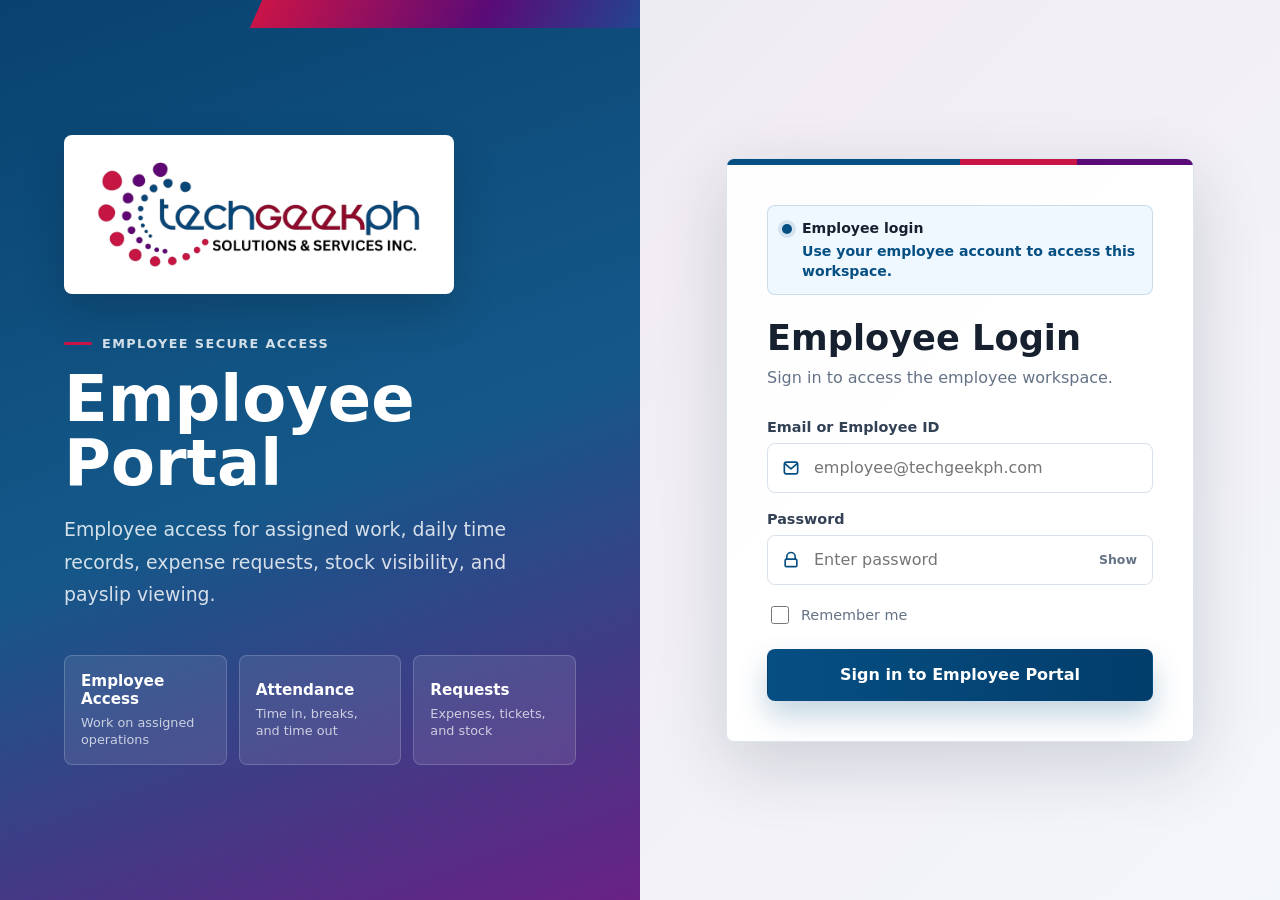
<file: index.html>
﻿<!doctype html>
<html lang="en">
<head>
  <base target="_top">
  <meta charset="utf-8">
  <meta name="viewport" content="width=device-width, initial-scale=1">
  <title>Employee Portal - TechGeekPH</title>
  <style>
    :root {
      --blue: #064f83;
      --blue-strong: #023d6b;
      --crimson: #c91448;
      --violet: #5a0b77;
      --ink: #16202f;
      --muted: #657386;
      --line: #d9e1ec;
      --soft: #f3f6fa;
      --ok: #1f8a66;
      font-family: Inter, ui-sans-serif, system-ui, -apple-system, BlinkMacSystemFont, "Segoe UI", sans-serif;
    }

    * { box-sizing: border-box; }

    body {
      min-height: 100vh;
      margin: 0;
      color: var(--ink);
      background:
        linear-gradient(135deg, rgba(6,79,131,.08), rgba(201,20,72,.04) 42%, rgba(243,246,250,.94)),
        var(--soft);
    }

    button, input { font: inherit; }
    button { cursor: pointer; }

    .page {
      min-height: 100vh;
      display: grid;
      grid-template-columns: minmax(360px, 1fr) minmax(420px, 1fr);
    }

    .brand {
      display: flex;
      flex-direction: column;
      align-items: center;
      justify-content: center;
      gap: clamp(28px, 5vh, 48px);
      padding: clamp(28px, 5vw, 68px);
      color: #fff;
      background: linear-gradient(160deg, rgba(2,61,107,.97), rgba(6,79,131,.94) 52%, rgba(90,11,119,.9));
      overflow: hidden;
      position: relative;
    }

    .brand::before {
      content: "";
      position: absolute;
      width: 72%;
      height: 28px;
      right: -12%;
      top: 0;
      background: linear-gradient(90deg, var(--crimson), var(--violet), #0a5f9a);
      transform: skewX(-24deg);
    }

    .brand-inner, .status-row {
      position: relative;
      z-index: 1;
      width: min(100%, 560px);
    }

    .logo-wrap {
      display: inline-flex;
      align-items: center;
      justify-content: center;
      width: min(100%, 390px);
      min-height: 104px;
      padding: 18px 22px;
      border-radius: 8px;
      background: #fff;
      box-shadow: 0 18px 44px rgba(0,0,0,.16);
    }

    .logo-wrap img {
      width: 100%;
      height: auto;
      object-fit: contain;
      display: block;
    }

    .eyebrow {
      display: inline-flex;
      align-items: center;
      gap: 10px;
      margin-top: clamp(28px, 5vh, 42px);
      color: rgba(255,255,255,.82);
      font-size: .8rem;
      font-weight: 800;
      letter-spacing: .11em;
      text-transform: uppercase;
    }

    .eyebrow::before {
      content: "";
      width: 28px;
      height: 3px;
      border-radius: 999px;
      background: var(--crimson);
    }

    h1 {
      max-width: 560px;
      margin: 16px 0 18px;
      font-size: clamp(2.4rem, 5vw, 4.85rem);
      line-height: 1;
    }

    .brand-copy {
      max-width: 560px;
      margin: 0;
      color: rgba(255,255,255,.82);
      font-size: clamp(1rem, 1.7vw, 1.18rem);
      line-height: 1.7;
    }

    .status-row {
      display: grid;
      grid-template-columns: repeat(3, minmax(0, 1fr));
      gap: 12px;
      max-width: 560px;
    }

    .status-pill {
      min-height: 96px;
      padding: 16px;
      border: 1px solid rgba(255,255,255,.18);
      border-radius: 8px;
      background: rgba(255,255,255,.09);
      display: flex;
      flex-direction: column;
      justify-content: center;
    }

    .status-pill b, .status-pill span { display: block; }
    .status-pill b { margin-bottom: 6px; font-size: .95rem; }
    .status-pill span { color: rgba(255,255,255,.72); font-size: .8rem; line-height: 1.35; }

    .portal {
      display: flex;
      align-items: center;
      justify-content: center;
      padding: clamp(24px, 5vw, 72px);
    }

    .login {
      width: min(100%, 468px);
      border: 1px solid rgba(217,225,236,.9);
      border-radius: 8px;
      background: rgba(255,255,255,.94);
      box-shadow: 0 22px 70px rgba(14,34,55,.16);
      overflow: hidden;
    }

    .accent {
      display: grid;
      grid-template-columns: 2fr 1fr 1fr;
      height: 6px;
    }

    .accent span:nth-child(1) { background: var(--blue); }
    .accent span:nth-child(2) { background: var(--crimson); }
    .accent span:nth-child(3) { background: var(--violet); }

    .login-body { padding: clamp(26px, 4vw, 40px); }

    .portal-tabs {
      display: grid;
      grid-template-columns: repeat(3, 1fr);
      gap: 8px;
      margin-bottom: 24px;
    }

    .portal-tabs a {
      display: grid;
      place-items: center;
      min-height: 42px;
      border: 1px solid var(--line);
      border-radius: 8px;
      color: var(--blue);
      background: #fff;
      text-decoration: none;
      font-weight: 850;
      font-size: .86rem;
    }

    .portal-tabs a.is-active {
      color: #fff;
      border-color: var(--blue);
      background: var(--blue);
    }



    .employee-login-note {
      display: flex;
      align-items: flex-start;
      gap: 10px;
      margin: 0 0 22px;
      padding: 12px 14px;
      border: 1px solid rgba(6,79,131,.16);
      border-radius: 8px;
      background: #f0f8ff;
      color: var(--blue);
      font-size: .88rem;
      line-height: 1.45;
      font-weight: 750;
    }

    .employee-login-note > span {
      flex: 0 0 10px;
      width: 10px;
      height: 10px;
      margin-top: .42em;
      border-radius: 50%;
      background: var(--blue);
      box-shadow: 0 0 0 4px rgba(6,79,131,.12);
    }

    .employee-login-note b {
      display: block;
      color: var(--ink);
      margin-bottom: 2px;
    }

    .form-header { margin-bottom: 28px; }
    .form-header h2 { margin: 0 0 8px; font-size: clamp(1.7rem, 3vw, 2.2rem); }
    .form-header p { margin: 0; color: var(--muted); line-height: 1.55; }

    .field-stack { display: grid; gap: 18px; }

    .field label {
      display: block;
      margin-bottom: 8px;
      color: #334155;
      font-size: .9rem;
      font-weight: 750;
    }

    .field-control {
      position: relative;
      display: flex;
      align-items: center;
    }

    .field-icon {
      position: absolute;
      left: 14px;
      width: 20px;
      height: 20px;
      color: var(--blue);
      pointer-events: none;
    }

    .field-control input {
      width: 100%;
      min-height: 50px;
      border: 1px solid var(--line);
      border-radius: 8px;
      background: #fff;
      color: var(--ink);
      padding: 0 74px 0 46px;
      outline: none;
    }

    .field-control input:focus {
      border-color: var(--blue);
      box-shadow: 0 0 0 4px rgba(6,79,131,.12);
    }

    .toggle-password {
      position: absolute;
      right: 6px;
      display: inline-grid;
      place-items: center;
      width: 58px;
      height: 38px;
      border: 0;
      border-radius: 6px;
      background: transparent;
      color: var(--muted);
      font-size: .78rem;
      font-weight: 800;
    }

    .toggle-password:hover { background: #eef3f8; color: var(--blue); }

    .form-options {
      display: flex;
      align-items: center;
      justify-content: space-between;
      gap: 14px;
      margin: 18px 0 22px;
      color: var(--muted);
      font-size: .9rem;
    }

    .checkbox {
      display: inline-flex;
      align-items: center;
      gap: 9px;
      cursor: pointer;
      user-select: none;
    }

    .checkbox input { width: 18px; height: 18px; accent-color: var(--blue); }

    .primary-btn {
      display: inline-flex;
      align-items: center;
      justify-content: center;
      gap: 10px;
      width: 100%;
      min-height: 52px;
      border-radius: 8px;
      border: 1px solid transparent;
      color: #fff;
      background: linear-gradient(90deg, var(--blue), var(--blue-strong));
      box-shadow: 0 15px 30px rgba(6,79,131,.24);
      font-weight: 850;
    }

    .back-link {
      display: inline-flex;
      justify-content: center;
      width: 100%;
      margin-top: 14px;
      color: var(--blue);
      text-decoration: none;
      font-weight: 800;
      font-size: .9rem;
    }

    .message {
      display: none;
      margin: 18px 0 0;
      padding: 12px 14px;
      border-radius: 8px;
      font-size: .92rem;
      line-height: 1.45;
    }

    .message.is-visible { display: block; }
    .message.error { border: 1px solid rgba(201,20,72,.2); background: rgba(201,20,72,.08); color: #99183d; }
    .message.success { border: 1px solid rgba(31,138,102,.2); background: rgba(31,138,102,.08); color: #16644d; }

    @media (max-width: 980px) {
      .page { grid-template-columns: 1fr; }
      .brand {
        min-height: auto;
        padding-block: 42px;
      }
      .portal {
        align-items: start;
        padding-top: 32px;
      }
    }

    @media (max-width: 640px) {
      .brand, .portal { padding: 22px; }
      .brand { min-height: auto; gap: 28px; }
      .logo-wrap {
        width: 100%;
        min-height: 82px;
        padding: 12px;
      }
      .eyebrow { margin-top: 26px; }
      .status-row { grid-template-columns: 1fr; }
      .status-pill { min-height: auto; }
      .form-options { align-items: flex-start; flex-direction: column; }
      .portal-tabs { grid-template-columns: 1fr; }
    }
  </style>
</head>
<body>
  <main class="page">
    <section class="brand">
      <div class="brand-inner">
        <div class="logo-wrap">
          <img src="assets/TechGeekPH%20-%20logo.png" alt="TechGeekPH Solutions & Services Inc.">
        </div>
        <div class="eyebrow">Employee secure access</div>
        <h1>Employee Portal</h1>
        <p class="brand-copy">Employee access for assigned work, daily time records, expense requests, stock visibility, and payslip viewing.</p>
      </div>

      <div class="status-row">
        <div class="status-pill"><b>Employee Access</b><span>Work on assigned operations</span></div>
        <div class="status-pill"><b>Attendance</b><span>Time in, breaks, and time out</span></div>
        <div class="status-pill"><b>Requests</b><span>Expenses, tickets, and stock</span></div>
      </div>
    </section>

    <section class="portal">
      <div class="login">
        <div class="accent"><span></span><span></span><span></span></div>

        <div class="login-body">


          <div class="employee-login-note"><span></span><div><b>Employee login</b>Use your employee account to access this workspace.</div></div>

          <div class="form-header">
            <h2>Employee Login</h2>
            <p>Sign in to access the employee workspace.</p>
          </div>

          <form id="loginForm" novalidate>
            <input type="hidden" id="role" name="role" value="EMPLOYEE">
            <input type="hidden" id="requestedRole" name="requestedRole" value="EMPLOYEE">

            <div class="field-stack">
              <div class="field">
                <label for="email">Email or Employee ID</label>
                <div class="field-control">
                  <svg class="field-icon" viewBox="0 0 24 24" fill="none">
                    <path d="M4 7.5A2.5 2.5 0 0 1 6.5 5h11A2.5 2.5 0 0 1 20 7.5v9A2.5 2.5 0 0 1 17.5 19h-11A2.5 2.5 0 0 1 4 16.5v-9Z" stroke="currentColor" stroke-width="2"/>
                    <path d="m5 7 7 6 7-6" stroke="currentColor" stroke-width="2" stroke-linecap="round" stroke-linejoin="round"/>
                  </svg>
                  <input id="email" name="email" autocomplete="username" placeholder="employee@techgeekph.com" required>
                </div>
              </div>

              <div class="field">
                <label for="password">Password</label>
                <div class="field-control">
                  <svg class="field-icon" viewBox="0 0 24 24" fill="none">
                    <path d="M7 11V8a5 5 0 0 1 10 0v3" stroke="currentColor" stroke-width="2" stroke-linecap="round"/>
                    <path d="M6.5 11h11A1.5 1.5 0 0 1 19 12.5v6A1.5 1.5 0 0 1 17.5 20h-11A1.5 1.5 0 0 1 5 18.5v-6A1.5 1.5 0 0 1 6.5 11Z" stroke="currentColor" stroke-width="2"/>
                  </svg>
                  <input id="password" name="password" type="password" autocomplete="current-password" placeholder="Enter password" minlength="4" required>
                  <button class="toggle-password" type="button" id="togglePassword" aria-label="Show password">Show</button>
                </div>
              </div>
            </div>

            <div class="form-options">
              <label class="checkbox">
                <input type="checkbox" id="remember" name="remember">
                <span>Remember me</span>
              </label>
            </div>

            <button class="primary-btn" type="submit" id="submitBtn">
              <span>Sign in to Employee Portal</span>
            </button>

            <div class="message" id="message" role="status" aria-live="polite"></div>
          </form>
        </div>
      </div>
    </section>
  </main>

  <script>
    const BACKEND_URL = "https://script.google.com/macros/s/AKfycbxDY5TsonrB58YaN8LGbrrrc_ZD1QVpF1WK0p6jToIR2FBSqGaHfsgaE1CCiH1MvukV/exec";
    const SESSION_KEY = "techgeekph_session";

    const form = document.querySelector("#loginForm");
    const message = document.querySelector("#message");
    const password = document.querySelector("#password");
    const togglePassword = document.querySelector("#togglePassword");
    const submitBtn = document.querySelector("#submitBtn");

    function showMessage(type, text) {
      message.className = "message " + type + " is-visible";
      message.textContent = text;
    }

    function setLoading(isLoading) {
      submitBtn.disabled = isLoading;
      submitBtn.querySelector("span").textContent = isLoading ? "Signing in..." : "Sign in to Employee Portal";
    }

    async function callBackend(action, payload) {
      const body = new URLSearchParams();
      body.set("action", action);
      body.set("method", action);

      Object.keys(payload || {}).forEach(function(key) {
        body.set(key, payload[key]);
      });

      const response = await fetch(BACKEND_URL, {
        method: "POST",
        body: body,
        redirect: "follow"
      });

      const text = await response.text();
      const type = response.headers.get("content-type") || "";

      if (type.indexOf("application/json") !== -1 || /^[\s\r\n]*[\[{]/.test(text)) {
        return JSON.parse(text);
      }

      if (/<html[\s>]/i.test(text) || /sandboxFrame/i.test(text)) {
        return {
          ok: false,
          htmlResponse: true,
          message: "Backend returned Apps Script page instead of JSON."
        };
      }

      return {
        ok: false,
        message: text.trim() || "Unexpected backend response."
      };
    }

    function goToDashboard(user, dashboardData, source, token) {
      const cleanRole = String(user && user.role || "").trim().toUpperCase();

      if (!["EMPLOYEE", "STAFF", "TECHNICIAN", "INSTALLER", "ADMIN"].includes(cleanRole || "EMPLOYEE")) {
        showMessage("error", "Employee or staff account only. Client accounts are blocked on this page.");
        return;
      }

      if (!token) {
        showMessage("error", "Login accepted but no session token was returned. Please check backend deployment.");
        return;
      }

      localStorage.removeItem("techgeekph_employee_session");
      localStorage.removeItem("techgeekph_client_session");

      localStorage.setItem(SESSION_KEY, JSON.stringify({
        token: token || "",
        sessionToken: token || "",
        user: user || {},
        email: user && (user.email || user.username) || "",
        role: cleanRole || "EMPLOYEE",
        dashboard: dashboardData || {},
        source: source || "employee-login",
        loginAt: new Date().toISOString()
      }));

      window.location.href = "dashboard.html";
    }

    togglePassword.addEventListener("click", function() {
      const isHidden = password.type === "password";
      password.type = isHidden ? "text" : "password";
      togglePassword.setAttribute("aria-label", isHidden ? "Hide password" : "Show password");
      togglePassword.textContent = isHidden ? "Hide" : "Show";
    });

    form.addEventListener("submit", async function(event) {
      event.preventDefault();
      message.className = "message";

      if (!form.checkValidity()) {
        showMessage("error", "Please enter valid employee login details.");
        form.reportValidity();
        return;
      }

      const data = Object.fromEntries(new FormData(form).entries());
      data.role = "EMPLOYEE";
      data.requestedRole = "EMPLOYEE";

      setLoading(true);

      try {
        const response = await callBackend("validateLogin", data);
        setLoading(false);

        if (!response || !response.ok) {
          showMessage("error", response && response.message ? response.message : "Login failed.");
          return;
        }

        const loginUser = response.user || data;
        const role = String(loginUser.role || "").trim().toUpperCase();

        if (!["EMPLOYEE", "STAFF", "TECHNICIAN", "INSTALLER", "ADMIN"].includes(role || "EMPLOYEE")) {
          showMessage("error", "Employee or staff account only. Client accounts cannot login here.");
          return;
        }

        showMessage("success", "Employee login accepted.");
        goToDashboard(loginUser, response.dashboard, "backend-json", response.token || response.sessionToken);
      } catch (error) {
        setLoading(false);
        showMessage("error", "Unable to connect to login server. Please check deployment URL.");
      }
    });
  </script>
</body>
</html>
</file>
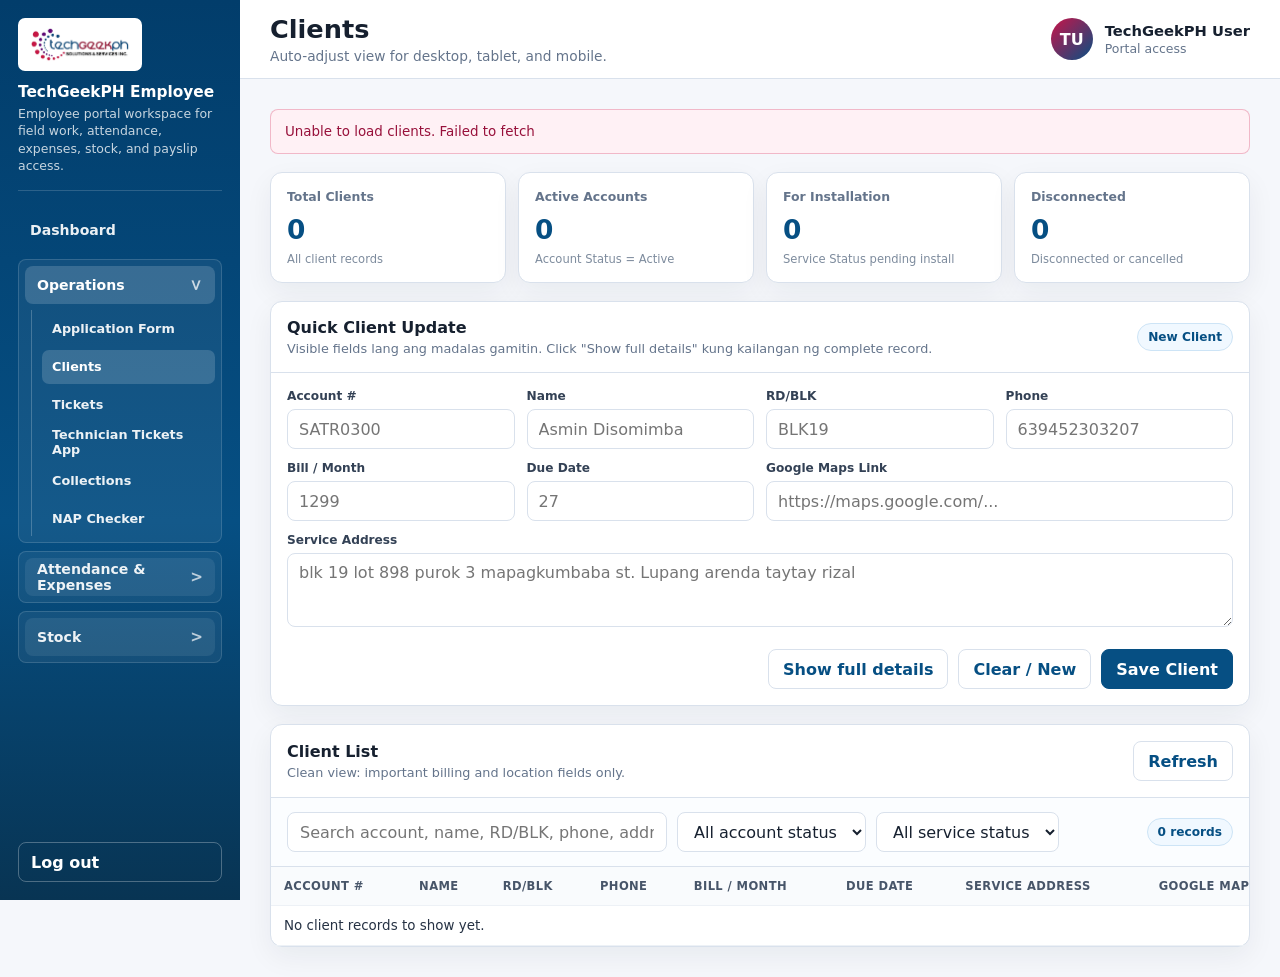
<file: clients.html>
﻿<!doctype html>
<html lang="en">
<head>
  <meta charset="utf-8">
  <meta name="viewport" content="width=device-width, initial-scale=1">
  <title>TechGeekPH Clients</title>
  <style>
    :root {
      --blue: #064f83;
      --blue-strong: #023d6b;
      --crimson: #c91448;
      --ink: #16202f;
      --muted: #64748b;
      --line: #d9e1ec;
      --soft: #f5f7fb;
      --surface: #ffffff;
      --ok: #1f8a66;
      --warn: #b7791f;
      --danger: #c91448;
      --shadow: 0 10px 28px rgba(14, 34, 55, 0.06);
      font-family: Inter, ui-sans-serif, system-ui, -apple-system, BlinkMacSystemFont, "Segoe UI", sans-serif;
    }

    * { box-sizing: border-box; }

    body {
      min-height: 100vh;
      margin: 0;
      color: var(--ink);
      background: var(--soft);
    }

    button, input, select, textarea { font: inherit; }
    button { cursor: pointer; }

    .app {
      min-height: 100vh;
      display: grid;
      grid-template-columns: 240px minmax(0, 1fr);
    }

    .sidebar {
      position: sticky;
      top: 0;
      height: 100vh;
      display: flex;
      flex-direction: column;
      gap: 18px;
      padding: 18px;
      color: #fff;
      background: linear-gradient(180deg, var(--blue-strong), var(--blue) 58%, #083453);
      overflow-y: auto;
      -webkit-overflow-scrolling: touch;
    }

    .brand {
      display: grid;
      gap: 12px;
      padding-bottom: 16px;
      border-bottom: 1px solid rgba(255, 255, 255, 0.16);
    }

    .brand-logo {
      display: grid;
      place-items: center;
      width: 136px;
      min-height: 50px;
      padding: 8px 10px;
      border-radius: 8px;
      background: #fff;
    }

    .brand-logo img {
      display: block;
      width: 100%;
      height: auto;
    }

    .brand strong, .brand span { display: block; }
    .brand strong { font-size: 0.96rem; }
    .brand span {
      margin-top: 4px;
      color: rgba(255, 255, 255, 0.72);
      font-size: 0.78rem;
      line-height: 1.35;
    }

    .nav {
      display: grid;
      gap: 6px;
    }

    .nav a, .nav button {
      display: flex;
      align-items: center;
      width: 100%;
      min-height: 40px;
      border: 0;
      border-radius: 8px;
      color: rgba(255, 255, 255, 0.82);
      background: transparent;
      padding: 0 12px;
      text-align: left;
      text-decoration: none;
      font-weight: 750;
    }

    .nav a:hover, .nav a.is-active, .nav button:hover {
      color: #fff;
      background: rgba(255, 255, 255, 0.12);
    }

    /* Admin dropdown navigation */
    .nav a, .nav button, .nav summary {
      display: flex;
      align-items: center;
      width: 100%;
      min-height: 40px;
      border: 0;
      border-radius: 8px;
      color: rgba(255, 255, 255, 0.82);
      background: transparent;
      padding: 0 12px;
      text-align: left;
      text-decoration: none;
      font-weight: 750;
      list-style: none;
      user-select: none;
      gap: 8px;
    }

    .nav summary::-webkit-details-marker { display: none; }
    .nav summary::after {
      content: "v";
      margin-left: auto;
      font-size: 0.78rem;
      opacity: 0.72;
      transition: transform 160ms ease;
    }

    .nav details:not([open]) summary::after { transform: rotate(-90deg); }

    .nav a:hover,
    .nav a.is-active,
    .nav button:hover,
    .nav summary:hover,
    .nav details[open] > summary {
      color: #fff;
      background: rgba(255, 255, 255, 0.12);
    }

    .nav-group {
      display: grid;
      gap: 6px;
      border: 1px solid rgba(255, 255, 255, 0.12);
      border-radius: 10px;
      padding: 6px;
      background: rgba(255, 255, 255, 0.04);
    }

    .nav-group summary {
      min-height: 38px;
      padding: 0 10px;
      font-size: 0.82rem;
      font-weight: 900;
    }

    .nav-sub {
      display: grid;
      gap: 4px;
      margin: 2px 0 2px 10px;
      padding-left: 10px;
      border-left: 1px solid rgba(255, 255, 255, 0.20);
    }

    .nav-sub a {
      min-height: 34px;
      padding: 0 10px;
      font-size: 0.78rem;
      font-weight: 780;
    }

    @media (max-width: 920px) {
      .nav { grid-template-columns: 1fr !important; }
      .nav-group { width: 100%; }
    }

    .sidebar-footer {
      margin-top: auto;
      display: grid;
      gap: 10px;
    }

    .logout {
      min-height: 40px;
      border: 1px solid rgba(255, 255, 255, 0.24);
      border-radius: 8px;
      color: #fff;
      background: transparent;
      font-weight: 800;
    }

    .main {
      min-width: 0;
      display: grid;
      grid-template-rows: auto 1fr;
    }

    .topbar {
      position: sticky;
      top: 0;
      z-index: 5;
      display: flex;
      align-items: center;
      justify-content: space-between;
      gap: 18px;
      min-height: 72px;
      padding: 14px clamp(18px, 3vw, 30px);
      border-bottom: 1px solid var(--line);
      background: rgba(255, 255, 255, 0.94);
      backdrop-filter: blur(14px);
    }

    .title-block h1 {
      margin: 0;
      font-size: clamp(1.25rem, 2vw, 1.75rem);
    }

    .title-block p {
      margin: 4px 0 0;
      color: var(--muted);
      font-size: 0.86rem;
    }

    .user-chip {
      display: flex;
      align-items: center;
      gap: 12px;
      min-width: 0;
    }

    .avatar {
      display: grid;
      place-items: center;
      width: 42px;
      height: 42px;
      border-radius: 50%;
      color: #fff;
      background: linear-gradient(135deg, var(--crimson), var(--blue));
      font-weight: 900;
    }

    .user-chip strong, .user-chip span { display: block; }
    .user-chip strong { font-size: 0.92rem; }
    .user-chip span { margin-top: 2px; color: var(--muted); font-size: 0.78rem; }

    .content {
      display: grid;
      gap: 18px;
      padding: clamp(18px, 3vw, 30px);
    }

    .summary-grid {
      display: grid;
      grid-template-columns: repeat(4, minmax(0, 1fr));
      gap: 12px;
    }

    .card, .panel {
      border: 1px solid var(--line);
      border-radius: 12px;
      background: var(--surface);
      box-shadow: var(--shadow);
    }

    .card {
      min-height: 98px;
      padding: 16px;
    }

    .card span, .card strong, .card small { display: block; }
    .card span { color: var(--muted); font-size: 0.78rem; font-weight: 800; }
    .card strong { margin-top: 10px; color: var(--blue); font-size: 1.65rem; }
    .card small { margin-top: 7px; color: #7d8b9d; font-size: 0.72rem; }

    .panel-head {
      display: flex;
      align-items: center;
      justify-content: space-between;
      gap: 14px;
      padding: 16px;
      border-bottom: 1px solid var(--line);
    }

    .panel-head h2 {
      margin: 0;
      font-size: 1rem;
    }

    .panel-head p {
      margin: 4px 0 0;
      color: var(--muted);
      font-size: 0.8rem;
    }

    .toolbar {
      display: flex;
      align-items: center;
      justify-content: space-between;
      gap: 12px;
      padding: 14px 16px;
      border-bottom: 1px solid var(--line);
      background: #fbfdff;
      flex-wrap: wrap;
    }

    .toolbar-left, .toolbar-right {
      display: flex;
      align-items: center;
      gap: 10px;
      flex-wrap: wrap;
    }

    .search, .filter {
      min-height: 40px;
      border: 1px solid var(--line);
      border-radius: 8px;
      background: #fff;
      padding: 0 12px;
      color: var(--ink);
      outline: none;
    }

    .search {
      width: min(100vw - 70px, 380px);
    }

    .primary-btn, .ghost-btn, .danger-btn, .small-btn {
      display: inline-flex;
      align-items: center;
      justify-content: center;
      min-height: 40px;
      border-radius: 8px;
      padding: 0 14px;
      font-weight: 850;
      text-decoration: none;
    }

    .small-btn {
      min-height: 32px;
      padding: 0 10px;
      font-size: 0.78rem;
    }

    .primary-btn {
      border: 1px solid var(--blue);
      color: #fff;
      background: var(--blue);
    }

    .ghost-btn, .small-btn {
      border: 1px solid var(--line);
      color: var(--blue);
      background: #fff;
    }

    .danger-btn {
      border: 1px solid #f0b5c3;
      color: var(--danger);
      background: #fff5f7;
    }

    .primary-btn:disabled, .ghost-btn:disabled {
      opacity: 0.6;
      cursor: not-allowed;
    }

    .notice {
      margin: 0;
      padding: 12px 14px;
      border: 1px solid rgba(183, 121, 31, 0.22);
      border-radius: 8px;
      background: #fff8ea;
      color: #7a4e10;
      font-size: 0.84rem;
      line-height: 1.45;
    }

    .notice.ok {
      border-color: rgba(31, 138, 102, 0.28);
      color: #126247;
      background: #eefaf5;
    }

    .notice.error {
      border-color: rgba(201, 20, 72, 0.26);
      color: #98113b;
      background: #fff1f5;
    }

    .compact-form {
      display: grid;
      gap: 14px;
      padding: 16px;
    }

    .form-grid {
      display: grid;
      grid-template-columns: repeat(4, minmax(0, 1fr));
      gap: 12px;
    }

    .form-grid.basic {
      grid-template-columns: repeat(4, minmax(0, 1fr));
    }

    .field.wide { grid-column: span 2; }
    .field.full { grid-column: 1 / -1; }

    .field label {
      display: block;
      margin-bottom: 6px;
      color: #334155;
      font-size: 0.76rem;
      font-weight: 850;
    }

    .field input, .field select, .field textarea {
      width: 100%;
      min-height: 40px;
      border: 1px solid var(--line);
      border-radius: 8px;
      background: #fff;
      padding: 0 11px;
      color: var(--ink);
      outline: none;
    }

    .field textarea {
      min-height: 74px;
      padding: 9px 11px;
      resize: vertical;
    }

    .advanced-box {
      display: none;
      margin-top: 2px;
      padding-top: 14px;
      border-top: 1px dashed var(--line);
    }

    .advanced-box.is-open {
      display: block;
    }

    .form-actions {
      display: flex;
      align-items: center;
      justify-content: flex-end;
      gap: 10px;
      flex-wrap: wrap;
      padding-top: 4px;
    }

    .mode-chip {
      display: inline-flex;
      align-items: center;
      min-height: 28px;
      padding: 0 10px;
      border-radius: 999px;
      border: 1px solid #cde4f6;
      background: #f0f8ff;
      color: var(--blue);
      font-size: 0.76rem;
      font-weight: 850;
    }

    .table-wrap {
      overflow: auto;
    }

    table {
      width: 100%;
      min-width: 1180px;
      border-collapse: collapse;
      font-size: 0.84rem;
    }

    th, td {
      padding: 12px 13px;
      border-bottom: 1px solid #edf1f6;
      text-align: left;
      vertical-align: top;
    }

    th {
      color: #475569;
      background: #f9fbfd;
      font-size: 0.72rem;
      text-transform: uppercase;
      letter-spacing: 0.035em;
      white-space: nowrap;
    }

    td {
      color: #263244;
    }

    .address-cell {
      min-width: 270px;
      white-space: normal;
      line-height: 1.35;
    }

    .status {
      display: inline-flex;
      align-items: center;
      min-height: 25px;
      padding: 0 9px;
      border-radius: 999px;
      background: #edf6f2;
      color: var(--ok);
      font-size: 0.74rem;
      font-weight: 800;
      white-space: nowrap;
    }

    .status.is-warn { background: #fff7e8; color: var(--warn); }
    .status.is-alert { background: #fff0f4; color: var(--danger); }
    .status.is-muted { background: #eef2f7; color: #64748b; }

    .actions {
      display: flex;
      align-items: center;
      gap: 8px;
      white-space: nowrap;
    }

    .drawer-backdrop {
      position: fixed;
      inset: 0;
      z-index: 50;
      display: none;
      background: rgba(15, 23, 42, 0.46);
      padding: 18px;
    }

    .drawer-backdrop.is-open {
      display: grid;
      place-items: center;
    }

    .drawer {
      width: min(920px, 100%);
      max-height: min(86vh, 840px);
      overflow: auto;
      border-radius: 14px;
      background: #fff;
      box-shadow: 0 28px 80px rgba(15, 23, 42, 0.28);
    }

    .drawer-head {
      position: sticky;
      top: 0;
      z-index: 1;
      display: flex;
      align-items: center;
      justify-content: space-between;
      gap: 12px;
      padding: 16px;
      border-bottom: 1px solid var(--line);
      background: #fff;
    }

    .drawer-head h3 {
      margin: 0;
      font-size: 1.05rem;
    }

    .detail-grid {
      display: grid;
      grid-template-columns: repeat(2, minmax(0, 1fr));
      gap: 10px;
      padding: 16px;
    }

    .detail {
      border: 1px solid #edf1f6;
      border-radius: 10px;
      padding: 10px 12px;
      min-height: 64px;
      background: #fbfdff;
    }

    .detail span {
      display: block;
      color: var(--muted);
      font-size: 0.72rem;
      font-weight: 850;
      text-transform: uppercase;
      letter-spacing: 0.035em;
    }

    .detail strong {
      display: block;
      margin-top: 6px;
      color: var(--ink);
      font-size: 0.9rem;
      font-weight: 750;
      overflow-wrap: anywhere;
    }

    .is-hidden { display: none !important; }

    @media (max-width: 1120px) {
      .summary-grid { grid-template-columns: repeat(2, minmax(0, 1fr)); }
      .form-grid, .form-grid.basic { grid-template-columns: repeat(2, minmax(0, 1fr)); }
    }

    @media (max-width: 880px) {
      .app { grid-template-columns: 1fr; }
      .sidebar {
        position: relative;
        height: auto;
      }
      .nav { grid-template-columns: repeat(2, minmax(0, 1fr)); }
    }

    @media (max-width: 640px) {
      .topbar, .toolbar, .toolbar-left, .toolbar-right {
        align-items: stretch;
        flex-direction: column;
      }
      .content { padding: 16px; }
      .summary-grid, .nav, .form-grid, .form-grid.basic, .detail-grid { grid-template-columns: 1fr; }
      .field.wide { grid-column: auto; }
      .search, .filter, .primary-btn, .ghost-btn, .danger-btn { width: 100%; }
      .form-actions { flex-direction: column; align-items: stretch; }
      .user-chip { width: 100%; }
    }

    /* ==========================================================
       RESPONSIVE AUTO-ADJUST LAYOUT
       Desktop = clean table
       Tablet/Mobile = card-style client list, no tiny text
       ========================================================== */

    html {
      -webkit-text-size-adjust: 100%;
    }

    .main,
    .content,
    .panel,
    .table-wrap {
      min-width: 0;
    }

    .sidebar {
      overflow-y: auto;
    }

    .table-wrap {
      width: 100%;
      -webkit-overflow-scrolling: touch;
    }

    input,
    select,
    textarea,
    button {
      font-size: 16px;
    }

    @media (min-width: 1280px) {
      .content {
        max-width: 1680px;
        width: 100%;
        margin: 0 auto;
      }
    }

    @media (max-width: 1180px) {
      .app {
        grid-template-columns: 210px minmax(0, 1fr);
      }

      .sidebar {
        padding: 14px;
      }

      .content {
        padding: 18px;
      }

      .summary-grid {
        grid-template-columns: repeat(2, minmax(0, 1fr));
      }

      .form-grid,
      .form-grid.basic {
        grid-template-columns: repeat(2, minmax(0, 1fr));
      }
    }

    @media (max-width: 860px) {
      .app {
        display: block;
      }

      .sidebar {
        position: relative;
        height: auto;
        min-height: auto;
        padding: 12px;
        gap: 12px;
      }

      .brand {
        grid-template-columns: auto 1fr;
        align-items: center;
        gap: 10px;
        padding-bottom: 10px;
      }

      .brand-logo {
        width: 110px;
        min-height: 42px;
      }

      .brand span {
        font-size: 0.72rem;
      }

      .nav {
        display: grid;
        grid-template-columns: repeat(3, minmax(0, 1fr));
        gap: 6px;
      }

      .nav a,
      .nav button,
      .logout {
        min-height: 38px;
        justify-content: center;
        padding: 0 8px;
        font-size: 0.8rem;
        text-align: center;
      }

      .sidebar-footer {
        margin-top: 0;
      }

      .topbar {
        position: relative;
        min-height: auto;
        padding: 14px 16px;
      }

      .content {
        padding: 14px;
        gap: 14px;
      }

      .panel-head,
      .toolbar {
        padding: 14px;
      }
    }

    @media (max-width: 680px) {
      body {
        background: #f2f5f9;
      }

      .brand {
        grid-template-columns: 1fr;
      }

      .brand-logo {
        width: 124px;
      }

      .nav {
        grid-template-columns: repeat(2, minmax(0, 1fr));
      }

      .topbar {
        display: grid;
        gap: 12px;
      }

      .user-chip {
        width: 100%;
        padding: 10px;
        border: 1px solid var(--line);
        border-radius: 12px;
        background: #fff;
      }

      .summary-grid,
      .form-grid,
      .form-grid.basic,
      .detail-grid {
        grid-template-columns: 1fr;
      }

      .field.wide,
      .field.full {
        grid-column: auto;
      }

      .toolbar,
      .toolbar-left,
      .toolbar-right,
      .form-actions {
        display: grid;
        grid-template-columns: 1fr;
        width: 100%;
      }

      .search,
      .filter,
      .primary-btn,
      .ghost-btn,
      .danger-btn,
      .small-btn {
        width: 100%;
      }

      .card {
        min-height: auto;
      }

      .card strong {
        font-size: 1.45rem;
      }

      /* Mobile card list instead of wide table */
      .table-wrap {
        overflow: visible;
      }

      table {
        min-width: 0;
        width: 100%;
        border-collapse: separate;
        border-spacing: 0 12px;
      }

      thead {
        display: none;
      }

      tbody {
        display: grid;
        gap: 12px;
      }

      tr {
        display: grid;
        gap: 0;
        border: 1px solid var(--line);
        border-radius: 12px;
        background: #fff;
        box-shadow: 0 8px 20px rgba(14, 34, 55, 0.05);
        overflow: hidden;
      }

      td {
        display: grid;
        grid-template-columns: 118px minmax(0, 1fr);
        gap: 10px;
        align-items: start;
        width: 100%;
        padding: 10px 12px;
        border-bottom: 1px solid #edf1f6;
        white-space: normal;
        overflow-wrap: anywhere;
      }

      td:last-child {
        border-bottom: 0;
      }

      td::before {
        content: attr(data-label);
        color: var(--muted);
        font-size: 0.72rem;
        font-weight: 900;
        text-transform: uppercase;
        letter-spacing: 0.03em;
      }

      td.address-cell {
        min-width: 0;
      }

      .actions {
        display: grid;
        grid-template-columns: 1fr 1fr;
        width: 100%;
      }

      .drawer-backdrop {
        padding: 10px;
        align-items: stretch;
      }

      .drawer {
        width: 100%;
        max-height: 92vh;
        border-radius: 12px;
      }

      .drawer-head {
        align-items: flex-start;
        flex-direction: column;
      }

      .drawer-head .actions {
        grid-template-columns: 1fr 1fr;
      }

      .detail {
        min-height: auto;
      }
    }

    @media (max-width: 420px) {
      .content {
        padding: 10px;
      }

      .nav {
        grid-template-columns: 1fr;
      }

      td {
        grid-template-columns: 1fr;
        gap: 5px;
      }

      .actions {
        grid-template-columns: 1fr;
      }

      .title-block h1 {
        font-size: 1.25rem;
      }

      .title-block p,
      .panel-head p {
        font-size: 0.76rem;
      }
    }

  
    /* ==========================================================
       STANDARD ADMIN SIDEBAR FORMAT
       This overrides old sidebar/nav rules so all admin pages match.
       ========================================================== */
    .app {
      min-height: 100vh !important;
      display: grid !important;
      grid-template-columns: 240px minmax(0, 1fr) !important;
    }

    .sidebar {
      position: sticky !important;
      top: 0 !important;
      height: 100vh !important;
      display: flex !important;
      flex-direction: column !important;
      gap: 18px !important;
      padding: 18px !important;
      overflow-y: auto !important;
      color: #fff !important;
      background: linear-gradient(180deg, var(--blue-strong), var(--blue) 58%, #083453) !important;
    }

    .brand {
      display: grid !important;
      grid-template-columns: 1fr !important;
      gap: 12px !important;
      padding-bottom: 16px !important;
      border-bottom: 1px solid rgba(255, 255, 255, 0.16) !important;
    }

    .brand-logo {
      display: grid !important;
      place-items: center !important;
      width: 124px !important;
      min-height: 52px !important;
      padding: 8px 10px !important;
      border-radius: 7px !important;
      background: #fff !important;
    }

    .brand-logo img {
      display: block !important;
      width: 100% !important;
      height: auto !important;
      object-fit: contain !important;
    }

    .brand strong,
    .brand span {
      display: block !important;
    }

    .brand strong {
      font-size: 0.96rem !important;
      font-weight: 900 !important;
    }

    .brand span {
      margin-top: 4px !important;
      color: rgba(255, 255, 255, 0.78) !important;
      font-size: 0.78rem !important;
      line-height: 1.38 !important;
    }

    .nav {
      display: grid !important;
      grid-template-columns: 1fr !important;
      gap: 8px !important;
      width: 100% !important;
    }

    .nav a,
    .nav-toggle {
      display: flex !important;
      align-items: center !important;
      justify-content: flex-start !important;
      width: 100% !important;
      min-height: 42px !important;
      border: 0 !important;
      border-radius: 8px !important;
      color: rgba(255, 255, 255, 0.92) !important;
      background: transparent !important;
      padding: 0 12px !important;
      text-align: left !important;
      text-decoration: none !important;
      font-size: 0.88rem !important;
      font-weight: 850 !important;
      cursor: pointer !important;
    }

    .nav a:hover,
    .nav a.is-active,
    .nav-toggle:hover,
    .nav-toggle.is-active {
      color: #fff !important;
      background: rgba(255, 255, 255, 0.13) !important;
    }

    .nav-group {
      display: grid !important;
      gap: 6px !important;
      border: 1px solid rgba(255, 255, 255, 0.14) !important;
      border-radius: 8px !important;
      padding: 6px !important;
      background: rgba(255, 255, 255, 0.06) !important;
      margin: 0 !important;
    }

    .nav-toggle {
      min-height: 38px !important;
      background: rgba(255, 255, 255, 0.08) !important;
    }

    .nav-toggle::after {
      content: ">" !important;
      margin-left: auto !important;
      font-size: 0.95rem !important;
      opacity: 0.75 !important;
      transform: rotate(0deg) !important;
      transition: transform 160ms ease !important;
    }

    .nav-group.is-open .nav-toggle::after {
      transform: rotate(90deg) !important;
    }

    .nav-panel {
      display: none !important;
      gap: 4px !important;
      padding: 2px 0 0 10px !important;
      margin-left: 6px !important;
      border-left: 1px solid rgba(255, 255, 255, 0.22) !important;
    }

    .nav-group.is-open .nav-panel {
      display: grid !important;
    }

    .nav-panel a {
      min-height: 34px !important;
      padding: 0 10px !important;
      border-radius: 7px !important;
      font-size: 0.8rem !important;
      font-weight: 820 !important;
      line-height: 1.15 !important;
      white-space: normal !important;
    }

    .nav-panel a.is-active {
      background: rgba(255, 255, 255, 0.19) !important;
      color: #fff !important;
    }

    .sidebar-footer {
      margin-top: auto !important;
      display: grid !important;
      gap: 10px !important;
    }

    .logout {
      min-height: 40px !important;
      border: 1px solid rgba(255, 255, 255, 0.28) !important;
      border-radius: 8px !important;
      color: #fff !important;
      background: transparent !important;
      font-weight: 850 !important;
      text-align: left !important;
      padding: 0 12px !important;
      cursor: pointer !important;
    }

    .logout:hover {
      background: rgba(255, 255, 255, 0.12) !important;
    }

    @media (max-width: 860px) {
      .app {
        display: grid !important;
        grid-template-columns: 1fr !important;
      }

      .sidebar {
        position: relative !important;
        height: auto !important;
        min-height: auto !important;
      }

      .nav {
        grid-template-columns: 1fr !important;
      }

      .brand {
        grid-template-columns: 1fr !important;
      }

      .nav a,
      .nav-toggle,
      .logout {
        justify-content: flex-start !important;
        text-align: left !important;
      }
    }

  </style>
  <link rel="stylesheet" href="assets/employee-shell.css">
</head>
<body>
  <main class="app">
      <aside class="sidebar" data-employee-sidebar>
    <div class="brand">
      <div class="brand-logo">
        <img src="assets/TechGeekPH%20-%20logo.png" alt="TechGeekPH">
      </div>
      <div>
        <strong>TechGeekPH Employee</strong>
        <span>Employee portal workspace for field work, attendance, expenses, stock, and payslip access.</span>
      </div>
    </div>

    <nav class="nav" aria-label="Employee navigation">
      <a href="dashboard.html">Dashboard</a>

      <div class="nav-group">
        <button class="nav-toggle" type="button">Operations</button>
        <div class="nav-panel">
          <a href="application_form.html">Application Form</a>
          <a href="clients.html">Clients</a>
          <a href="tickets.html">Tickets</a>
          <a href="nap-checker.html">NAP Checker</a>
        </div>
      </div>

      <div class="nav-group">
        <button class="nav-toggle" type="button">Attendance &amp; Expenses</button>
        <div class="nav-panel">
          <a href="daily_time_record.html">My Time Record</a>
          <a href="my_expense_request.html">My Expense Request</a>
          <a href="payslip_generator.html">Payslip Generator</a>
        </div>
      </div>

      <div class="nav-group">
        <button class="nav-toggle" type="button">Stock</button>
        <div class="nav-panel">
          <a href="consumable_stock.html">Consumable Stock</a>
        </div>
      </div>
    </nav>

    <div class="sidebar-footer">
      <button class="logout" type="button" id="logoutBtn">Log out</button>
    </div>
  </aside>

    <section class="main">
      <header class="topbar">
        <div class="title-block">
          <h1>Clients</h1>
          <p>Auto-adjust view for desktop, tablet, and mobile.</p>
        </div>
        <div class="user-chip">
          <div class="avatar" id="avatar">TG</div>
          <div>
            <strong id="userName">TechGeekPH User</strong>
            <span id="userRole">Portal access</span>
          </div>
        </div>
      </header>

      <div class="content">
        <p class="notice is-hidden" id="notice"></p>

        <div class="summary-grid">
          <article class="card">
            <span>Total Clients</span>
            <strong id="totalClients">--</strong>
            <small>All client records</small>
          </article>
          <article class="card">
            <span>Active Accounts</span>
            <strong id="activeClients">--</strong>
            <small>Account Status = Active</small>
          </article>
          <article class="card">
            <span>For Installation</span>
            <strong id="forInstallation">--</strong>
            <small>Service Status pending install</small>
          </article>
          <article class="card">
            <span>Disconnected</span>
            <strong id="disconnectedClients">--</strong>
            <small>Disconnected or cancelled</small>
          </article>
        </div>

        <section class="panel">
          <div class="panel-head">
            <div>
              <h2><span id="formTitle">Quick Client Update</span></h2>
              <p>Visible fields lang ang madalas gamitin. Click "Show full details" kung kailangan ng complete record.</p>
            </div>
            <span class="mode-chip" id="modeChip">New Client</span>
          </div>

          <form class="compact-form" id="clientForm">
            <div class="form-grid basic">
              <div class="field">
                <label for="accountNo">Account #</label>
                <input id="accountNo" name="accountNo" placeholder="SATR0300">
              </div>

              <div class="field">
                <label for="clientName">Name</label>
                <input id="clientName" name="clientName" placeholder="Asmin Disomimba">
              </div>

              <div class="field">
                <label for="rdBlk">RD/BLK</label>
                <input id="rdBlk" name="rdBlk" placeholder="BLK19">
              </div>

              <div class="field">
                <label for="phoneNumber">Phone</label>
                <input id="phoneNumber" name="phoneNumber" placeholder="639452303207">
              </div>

              <div class="field">
                <label for="monthlyBill">Bill / Month</label>
                <input id="monthlyBill" name="monthlyBill" inputmode="decimal" placeholder="1299">
              </div>

              <div class="field">
                <label for="dueDate">Due Date</label>
                <input id="dueDate" name="dueDate" inputmode="numeric" placeholder="27">
              </div>

              <div class="field wide">
                <label for="googleMapsLink">Google Maps Link</label>
                <input id="googleMapsLink" name="googleMapsLink" placeholder="https://maps.google.com/...">
              </div>

              <div class="field full">
                <label for="serviceAddress">Service Address</label>
                <textarea id="serviceAddress" name="serviceAddress" placeholder="blk 19 lot 898 purok 3 mapagkumbaba st. Lupang arenda taytay rizal"></textarea>
              </div>
            </div>

            <div class="advanced-box" id="advancedBox">
              <div class="form-grid">
                <div class="field">
                  <label for="accountStatus">Account Status</label>
                  <select id="accountStatus" name="accountStatus">
                    <option value="">Select status</option>
                    <option>Pending</option>
                    <option>Active</option>
                    <option>Disconnected</option>
                    <option>Cancelled</option>
                    <option>Suspended</option>
                  </select>
                </div>

                <div class="field">
                  <label for="serviceStatus">Service Status</label>
                  <select id="serviceStatus" name="serviceStatus">
                    <option value="">Select service status</option>
                    <option>For Installation</option>
                    <option>Installed</option>
                    <option>Active</option>
                    <option>For Checking</option>
                    <option>No Signal</option>
                    <option>Disconnected</option>
                    <option>Cancelled</option>
                  </select>
                </div>

                <div class="field">
                  <label for="emailAddress">Email Address</label>
                  <input id="emailAddress" name="emailAddress" placeholder="client@email.com">
                </div>

<div class="field">
  <label for="plan">Plan</label>
  <select id="plan" name="plan">
    <option value="">Select plan</option>
    <option value="Student Plan">Student Plan</option>
    <option value="Basic Plan">Basic Plan</option>
    <option value="Budget Plan">Budget Plan</option>
    <option value="Starter Plan">Starter Plan</option>
    <option value="Family Plan">Family Plan</option>
    <option value="Premium Plan">Premium Plan</option>
    <option value="Biz Plan">Biz Plan</option>
  </select>
</div>

<div class="field">
  <label for="speed">Speed</label>
  <select id="speed" name="speed">
    <option value="">Select plan first</option>
  </select>
</div>

                <div class="field">
                  <label for="billingStartDate">Billing Start Date</label>
                  <input id="billingStartDate" name="billingStartDate" type="date">
                </div>

                <div class="field">
                  <label for="registerDate">Register Date</label>
                  <input id="registerDate" name="registerDate" type="date">
                </div>

                <div class="field">
                  <label for="installationDate">Installation Date</label>
                  <input id="installationDate" name="installationDate" type="date">
                </div>

                <div class="field">
                  <label for="activationDate">Activation Date</label>
                  <input id="activationDate" name="activationDate" type="date">
                </div>

                <div class="field">
                  <label for="collector">Collector</label>
                  <input id="collector" name="collector" placeholder="Collector name">
                </div>

                <div class="field">
                  <label for="salesAgentReferral">Sales Agent / Referral</label>
                  <input id="salesAgentReferral" name="salesAgentReferral" placeholder="Agent or referral">
                </div>

                <div class="field">
                  <label for="installerTechnician">Installer / Technician</label>
                  <input id="installerTechnician" name="installerTechnician" placeholder="Technician name">
                </div>

                <div class="field">
                  <label for="linePort">Line Port</label>
                  <input id="linePort" name="linePort" placeholder="Line port">
                </div>

                <div class="field">
                  <label for="networkPort">Network Port</label>
                  <input id="networkPort" name="networkPort" placeholder="Network port">
                </div>

                <div class="field">
                  <label for="napBox">Client Port</label>
                  <input id="napBox" name="napBox" placeholder="CP-01">
                </div>

                <div class="field">
                  <label for="remoteAddress">Remote Address</label>
                  <input id="remoteAddress" name="remoteAddress" placeholder="Remote ONU name/IP">
                </div>

                <div class="field">
                  <label for="vlanId">VLAN ID</label>
                  <input id="vlanId" name="vlanId" placeholder="1000">
                </div>

                <div class="field">
                  <label for="modemBrandModel">Modem Brand / Model</label>
                  <input id="modemBrandModel" name="modemBrandModel" placeholder="ZTE F670L">
                </div>

                <div class="field">
                  <label for="modemSerialNo">Modem Serial No.</label>
                  <input id="modemSerialNo" name="modemSerialNo" placeholder="Serial number">
                </div>

                <div class="field">
                  <label for="onuMacAddress">ONU / MAC Address</label>
                  <input id="onuMacAddress" name="onuMacAddress" placeholder="MAC or ONU ID">
                </div>

                <div class="field">
                  <label for="bandSteering">Band Steering</label>
                  <select id="bandSteering" name="bandSteering">
                    <option value="">Select</option>
                    <option>Single Band - 2.4Ghz</option>
                    <option>Dual Band - 2.4Ghz/5Ghz</option>
                  </select>
                </div>

                <div class="field">
                  <label for="adminUser">Admin User</label>
                  <input id="adminUser" name="adminUser" placeholder="Admin username">
                </div>

                <div class="field">
                  <label for="adminPassword">Admin Password</label>
                  <input id="adminPassword" name="adminPassword" placeholder="Admin password">
                </div>

                <div class="field">
                  <label for="clientUser">Client User</label>
                  <input id="clientUser" name="clientUser" placeholder="WiFi/client portal username">
                </div>

                <div class="field">
                  <label for="clientPassword">Client Password</label>
                  <input id="clientPassword" name="clientPassword" placeholder="WiFi/client password">
                </div>

                <div class="field">
                  <label for="pppoeUsername">PPPoE Username</label>
                  <input id="pppoeUsername" name="pppoeUsername" placeholder="PPPoE username">
                </div>

                <div class="field wide">
                  <label for="permanentAddress">Permanent Address</label>
                  <textarea id="permanentAddress" name="permanentAddress" placeholder="Permanent address if different"></textarea>
                </div>

                <div class="field wide">
                  <label for="landmark">Landmark</label>
                  <textarea id="landmark" name="landmark" placeholder="Nearest landmark"></textarea>
                </div>

                <div class="field wide">
                  <label for="geoTagging">Geo Tagging</label>
                  <input id="geoTagging" name="geoTagging" placeholder="Coordinates / geo tag">
                </div>

                <div class="field wide">
                  <label for="clientNotes">Client Notes</label>
                  <textarea id="clientNotes" name="clientNotes" placeholder="Client-specific notes"></textarea>
                </div>

                <div class="field wide">
                  <label for="remarks">Remarks</label>
                  <textarea id="remarks" name="remarks" placeholder="Internal remarks"></textarea>
                </div>
              </div>
            </div>

            <div class="form-actions">
              <button class="ghost-btn" type="button" id="toggleAdvancedBtn">Show full details</button>
              <button class="ghost-btn" type="button" id="clearBtn">Clear / New</button>
              <button class="primary-btn" type="submit" id="saveBtn">Save Client</button>
            </div>
          </form>
        </section>

        <section class="panel">
          <div class="panel-head">
            <div>
              <h2>Client List</h2>
              <p>Clean view: important billing and location fields only.</p>
            </div>
            <button class="ghost-btn" type="button" id="refreshBtn">Refresh</button>
          </div>

          <div class="toolbar">
            <div class="toolbar-left">
              <input class="search" id="searchInput" placeholder="Search account, name, RD/BLK, phone, address">
              <select class="filter" id="accountStatusFilter">
                <option value="">All account status</option>
                <option>Pending</option>
                <option>Active</option>
                <option>Disconnected</option>
                <option>Cancelled</option>
                <option>Suspended</option>
              </select>
              <select class="filter" id="serviceStatusFilter">
                <option value="">All service status</option>
                <option>For Installation</option>
                <option>Installed</option>
                <option>Active</option>
                <option>For Checking</option>
                <option>No Signal</option>
                <option>Disconnected</option>
                <option>Cancelled</option>
              </select>
            </div>
            <div class="toolbar-right">
              <span class="mode-chip" id="rowCount">0 records</span>
            </div>
          </div>

          <div class="table-wrap">
            <table>
              <thead>
                <tr>
                  <th>Account #</th>
                  <th>Name</th>
                  <th>RD/BLK</th>
                  <th>Phone</th>
                  <th>Bill / Month</th>
                  <th>Due Date</th>
                  <th>Service Address</th>
                  <th>Google Maps Link</th>
                  <th>Action</th>
                </tr>
              </thead>
              <tbody id="clientRows">
                <tr><td data-label="Status" colspan="9">Waiting for client data...</td></tr>
              </tbody>
            </table>
          </div>
        </section>
      </div>
    </section>
  </main>

  <div class="drawer-backdrop" id="detailDrawer">
    <section class="drawer" role="dialog" aria-modal="true" aria-label="Full client details">
      <div class="drawer-head">
        <div>
          <h3 id="detailTitle">Client Details</h3>
          <span class="mode-chip" id="detailSubTitle">Full record</span>
        </div>
        <div class="actions">
          <button class="small-btn" type="button" id="detailEditBtn">Edit</button>
          <button class="danger-btn small-btn" type="button" id="detailCloseBtn">Close</button>
        </div>
      </div>
      <div class="detail-grid" id="detailGrid"></div>
    </section>
  </div>

  <script>
    const BACKEND_URL = "https://script.google.com/macros/s/AKfycbxDY5TsonrB58YaN8LGbrrrc_ZD1QVpF1WK0p6jToIR2FBSqGaHfsgaE1CCiH1MvukV/exec";
    const SESSION_KEY = "techgeekph_session";
    const LEGACY_SESSION_KEY = "techgeekph_employee_session";

    const PLAN_SPEED_PRESETS = [
      { plan: "Student Plan", speed: "15Mbps", bill: "500", label: "Student Plan - 15Mbps" },

      { plan: "Basic Plan", speed: "25Mbps", bill: "600", label: "Basic Plan - 25Mbps" },
      { plan: "Basic Plan", speed: "30Mbps", bill: "699", label: "Basic Plan - 30Mbps" },
      { plan: "Basic Plan", speed: "35Mbps", bill: "699", label: "Basic Plan - 35Mbps" },

      { plan: "Budget Plan", speed: "50Mbps", bill: "1000", label: "Budget Plan - 50Mbps" },
      { plan: "Budget Plan", speed: "65Mbps", bill: "799", label: "Budget Plan - 65Mbps" },
      { plan: "Budget Plan", speed: "75Mbps", bill: "799", label: "Budget Plan - 75Mbps" },
      { plan: "Budget Plan", speed: "80Mbps", bill: "999", label: "Budget Plan - 80Mbps" },

      { plan: "Starter Plan", speed: "100Mbps", bill: "999", label: "Starter Plan - 100Mbps" },
      { plan: "Starter Plan", speed: "120Mbps", bill: "999", label: "Starter Plan - 120Mbps" },

      { plan: "Family Plan", speed: "150Mbps", bill: "1499", label: "Family Plan - 150Mbps" },
      { plan: "Family Plan", speed: "175Mbps", bill: "1299", label: "Family Plan - 175Mbps" },

      { plan: "Premium Plan", speed: "200Mbps", bill: "1500", label: "Premium Plan - 200Mbps" },
      { plan: "Premium Plan", speed: "300Mbps", bill: "1499", label: "Premium Plan - 300Mbps" },

      { plan: "Biz Plan", speed: "200Mbps", bill: "1599", label: "Biz Plan - 200Mbps" }
    ];

    const DETAIL_FIELDS = [
      ["Account #", ["Account No.", "accountNo", "Account Number", "ClientID"]],
      ["Client Name", ["Client Name", "clientName", "Name"]],
      ["Account Status", ["Account Status", "accountStatus", "Status"]],
      ["Service Status", ["Service Status", "serviceStatus"]],
      ["Phone Number", ["Phone Number", "phoneNumber", "Contact Number", "Phone"]],
      ["Email Address", ["Email Address", "emailAddress", "Email"]],
      ["Service Address", ["Service Address", "serviceAddress", "Address"]],
      ["Permanent Address", ["Permanent Address", "permanentAddress"]],
      ["RD / BLK", ["RD / BLK", "rdBlk", "RD/BLK", "Block/Lot"]],
      ["Landmark", ["Landmark", "landmark"]],
      ["Geo Tagging", ["Geo Tagging", "geoTagging"]],
      ["Google Maps Link", ["Google Maps Link", "googleMapsLink"]],
      ["Plan", ["Plan", "plan"]],
      ["Speed", ["Speed", "speed"]],
      ["Monthly Bill", ["Monthly Bill", "monthlyBill", "Monthly Fee", "Bill / Month"]],
      ["Due Date", ["Due Date", "dueDate"]],
      ["Billing Start Date", ["Billing Start Date", "billingStartDate"]],
      ["Register Date", ["Register Date", "registerDate", "Date Applied"]],
      ["Installation Date", ["Installation Date", "installationDate"]],
      ["Activation Date", ["Activation Date", "activationDate"]],
      ["Collector", ["Collector", "collector"]],
      ["Sales Agent / Referral", ["Sales Agent / Referral", "salesAgentReferral", "Sales Agent", "Referral"]],
      ["Installer / Technician", ["Installer / Technician", "installerTechnician", "Assigned Tech"]],
      ["Line Port", ["Line Port", "linePort"]],
      ["Network Port", ["Network Port", "networkPort"]],
      ["Client Port", ["Client Port", "CP Client Port", "clientPort", "cpClientPort", "NAP Box", "napBox", "NAP"]],
      ["Remote Address", ["Remote Address", "remoteAddress"]],
      ["VLAN ID", ["VLAN ID", "vlanId", "VLAN"]],
      ["Modem Brand / Model", ["Modem Brand / Model", "modemBrandModel", "MODEM", "Modem"]],
      ["Modem Serial No.", ["Modem Serial No.", "modemSerialNo", "Serial No."]],
      ["ONU / MAC Address", ["ONU / MAC Address", "onuMacAddress", "MAC Address"]],
      ["Band Steering", ["Band Steering", "bandSteering"]],
      ["Admin User", ["Admin User", "adminUser"]],
      ["Admin Password", ["Admin Password", "adminPassword"]],
      ["Client User", ["Client User", "clientUser"]],
      ["Client Password", ["Client Password", "clientPassword"]],
      ["PPPoE Username", ["PPPoE Username", "pppoeUsername"]],
      ["Client Notes", ["Client Notes", "clientNotes", "Notes"]],
      ["Remarks", ["Remarks", "remarks"]],
      ["Last Updated", ["Last Updated", "lastUpdated"]]
    ];

    let clientRecords = [];
    let editAccountNo = "";
    let detailRowIndex = -1;

    const fields = {
      notice: document.querySelector("#notice"),
      avatar: document.querySelector("#avatar"),
      userName: document.querySelector("#userName"),
      userRole: document.querySelector("#userRole"),
      totalClients: document.querySelector("#totalClients"),
      activeClients: document.querySelector("#activeClients"),
      forInstallation: document.querySelector("#forInstallation"),
      disconnectedClients: document.querySelector("#disconnectedClients"),
      clientRows: document.querySelector("#clientRows"),
      searchInput: document.querySelector("#searchInput"),
      accountStatusFilter: document.querySelector("#accountStatusFilter"),
      serviceStatusFilter: document.querySelector("#serviceStatusFilter"),
      rowCount: document.querySelector("#rowCount"),
      refreshBtn: document.querySelector("#refreshBtn"),
      logoutBtn: document.querySelector("#logoutBtn"),
      clientForm: document.querySelector("#clientForm"),
      formTitle: document.querySelector("#formTitle"),
      modeChip: document.querySelector("#modeChip"),
      saveBtn: document.querySelector("#saveBtn"),
      clearBtn: document.querySelector("#clearBtn"),
      toggleAdvancedBtn: document.querySelector("#toggleAdvancedBtn"),
      advancedBox: document.querySelector("#advancedBox"),
      plan: document.querySelector("#plan"),
      speed: document.querySelector("#speed"),
      monthlyBill: document.querySelector("#monthlyBill"),
      detailDrawer: document.querySelector("#detailDrawer"),
      detailGrid: document.querySelector("#detailGrid"),
      detailTitle: document.querySelector("#detailTitle"),
      detailSubTitle: document.querySelector("#detailSubTitle"),
      detailCloseBtn: document.querySelector("#detailCloseBtn"),
      detailEditBtn: document.querySelector("#detailEditBtn")
    };

    function loadSession() {
      try {
        return JSON.parse(localStorage.getItem(SESSION_KEY) || localStorage.getItem(LEGACY_SESSION_KEY) || "{}");
      } catch (error) {
        return {};
      }
    }

    function getSessionToken() {
      const session = loadSession();
      return session.token || session.sessionToken || session.accessToken || "";
    }

    function initialsFrom(value) {
      return String(value || "TG")
        .replace(/@.*/, "")
        .split(/[.\s_-]+/)
        .filter(Boolean)
        .slice(0, 2)
        .map(function(part) { return part[0].toUpperCase(); })
        .join("") || "TG";
    }

    function setUser(session) {
      const user = session.user || {};
      const name = user.fullName || user.name || user.email || session.email || "TechGeekPH User";
      const role = user.role || session.role || "portal";

      fields.userName.textContent = name;
      fields.userRole.textContent = String(role).charAt(0).toUpperCase() + String(role).slice(1).toLowerCase() + " access";
      fields.avatar.textContent = initialsFrom(name);
    }

    function keyValue(row, names) {
      for (let index = 0; index < names.length; index += 1) {
        const key = names[index];
        if (row && Object.prototype.hasOwnProperty.call(row, key)) return row[key];
      }
      return "";
    }

    function normalize(value) {
      return String(value || "").trim().toLowerCase();
    }

    function escapeHtml(value) {
      return String(value || "")
        .replace(/&/g, "&amp;")
        .replace(/</g, "&lt;")
        .replace(/>/g, "&gt;")
        .replace(/"/g, "&quot;");
    }

    function moneyNumber(value) {
      const cleaned = String(value || "").replace(/[^0-9.-]/g, "");
      return cleaned ? cleaned : "";
    }

    function formatMoney(value) {
      const cleaned = moneyNumber(value);
      if (!cleaned) return "";
      const number = Number(cleaned);
      if (!Number.isFinite(number)) return String(value || "");
      return "PHP  " + number.toLocaleString("en-PH", { minimumFractionDigits: 2, maximumFractionDigits: 2 });
    }

    function formatMetric(value) {
      if (value === undefined || value === null || value === "") return "--";
      return Number.isFinite(Number(value)) ? Number(value).toLocaleString() : String(value);
    }

    function getAccountNo(row) {
      return keyValue(row, ["Account No.", "accountNo", "Account Number", "ClientID"]);
    }

    function getName(row) {
      return keyValue(row, ["Client Name", "clientName", "Name"]);
    }

    function getAccountStatus(row) {
      return keyValue(row, ["Account Status", "accountStatus", "Status"]);
    }

    function getServiceStatus(row) {
      return keyValue(row, ["Service Status", "serviceStatus"]);
    }

    function setStats(rows) {
      const records = Array.isArray(rows) ? rows : [];

      fields.totalClients.textContent = formatMetric(records.length);
      fields.activeClients.textContent = formatMetric(records.filter(function(row) {
        return normalize(getAccountStatus(row)) === "active";
      }).length);
      fields.forInstallation.textContent = formatMetric(records.filter(function(row) {
        const service = normalize(getServiceStatus(row));
        const account = normalize(getAccountStatus(row));
        return service === "for installation" || service === "pending" || account === "pending";
      }).length);
      fields.disconnectedClients.textContent = formatMetric(records.filter(function(row) {
        const service = normalize(getServiceStatus(row));
        const account = normalize(getAccountStatus(row));
        return service === "disconnected" || account === "disconnected" || service === "cancelled" || account === "cancelled";
      }).length);
    }

    function rowText(row) {
      return DETAIL_FIELDS.map(function(pair) {
        return keyValue(row, pair[1]);
      }).join(" ").toLowerCase();
    }

    function filteredRows() {
      const query = normalize(fields.searchInput.value);
      const accountStatus = normalize(fields.accountStatusFilter.value);
      const serviceStatus = normalize(fields.serviceStatusFilter.value);

      return clientRecords.filter(function(row) {
        const matchesQuery = !query || rowText(row).indexOf(query) !== -1;
        const matchesAccountStatus = !accountStatus || normalize(getAccountStatus(row)) === accountStatus;
        const matchesServiceStatus = !serviceStatus || normalize(getServiceStatus(row)) === serviceStatus;
        return matchesQuery && matchesAccountStatus && matchesServiceStatus;
      });
    }

    function renderRows() {
      const rows = filteredRows();
      setStats(clientRecords);
      fields.rowCount.textContent = rows.length + " record" + (rows.length === 1 ? "" : "s");

      if (!rows.length) {
        fields.clientRows.innerHTML = '<tr><td data-label="Status" colspan="9">No client records to show yet.</td></tr>';
        return;
      }

      fields.clientRows.innerHTML = rows.map(function(row) {
        const realIndex = clientRecords.indexOf(row);
        const maps = keyValue(row, ["Google Maps Link", "googleMapsLink"]);
        return "<tr>" +
          '<td data-label="Account #">' + escapeHtml(getAccountNo(row)) + "</td>" +
          '<td data-label="Name">' + escapeHtml(getName(row)) + "</td>" +
          '<td data-label="RD/BLK">' + escapeHtml(keyValue(row, ["RD / BLK", "rdBlk", "RD/BLK", "Block/Lot"])) + "</td>" +
          '<td data-label="Phone">' + escapeHtml(keyValue(row, ["Phone Number", "phoneNumber", "Contact Number", "Phone"])) + "</td>" +
          '<td data-label="Bill / Month">' + escapeHtml(formatMoney(keyValue(row, ["Monthly Bill", "monthlyBill", "Monthly Fee", "Bill / Month"]))) + "</td>" +
          '<td data-label="Due Date">' + escapeHtml(keyValue(row, ["Due Date", "dueDate"])) + "</td>" +
          '<td data-label="Service Address" class="address-cell">' + escapeHtml(keyValue(row, ["Service Address", "serviceAddress", "Address"])) + "</td>" +
          '<td data-label="Google Maps">' + (maps ? '<a class="small-btn" href="' + escapeHtml(maps) + '" target="_blank" rel="noopener">Open Maps</a>' : "") + "</td>" +
          '<td data-label="Action"><div class="actions">' +
            '<button class="small-btn" type="button" data-action="edit" data-index="' + realIndex + '">Edit</button>' +
            '<button class="small-btn" type="button" data-action="details" data-index="' + realIndex + '">Full Details</button>' +
          "</div></td>" +
        "</tr>";
      }).join("");
    }

    async function callBackend(action, payload) {
      const data = Object.assign({}, payload || {});
      data.action = action;
      data.method = action;

      if (!data.token && !data.sessionToken) {
        data.token = getSessionToken();
      }

      const params = new URLSearchParams();
      Object.keys(data).forEach(function(key) {
        if (data[key] !== undefined && data[key] !== null) {
          params.set(key, data[key]);
        }
      });

      const url = BACKEND_URL + "?" + params.toString();

      const response = await fetch(url, {
        method: "GET",
        redirect: "follow"
      });

      const text = await response.text();
      const type = response.headers.get("content-type") || "";

      if (type.indexOf("application/json") !== -1 || /^[\s\r\n]*[\[{]/.test(text)) {
        return JSON.parse(text);
      }

      if (/<html[\s>]/i.test(text) || /sandboxFrame/i.test(text)) {
        return {
          ok: false,
          success: false,
          htmlResponse: true,
          message: "Apps Script returned HTML instead of JSON. Check Web App deployment and access settings."
        };
      }

      return {
        ok: false,
        success: false,
        message: text.trim() || "Unexpected response from backend."
      };
    }

    function showNotice(message, type) {
      fields.notice.textContent = message;
      fields.notice.classList.remove("is-hidden", "ok", "error");
      if (type === "ok") fields.notice.classList.add("ok");
      if (type === "error") fields.notice.classList.add("error");
    }

    function hideNotice() {
      fields.notice.textContent = "";
      fields.notice.classList.add("is-hidden");
      fields.notice.classList.remove("ok", "error");
    }

    function formPayload(form) {
      const data = {};

      new FormData(form).forEach(function(value, key) {
        data[key] = value;
      });

      data.monthlyBill = moneyNumber(data.monthlyBill);

      if (!data.accountStatus) data.accountStatus = "Pending";
      if (!data.serviceStatus) data.serviceStatus = "For Installation";

      const session = loadSession();
      const user = session.user || {};

      data.createdBy = user.fullName || user.name || user.email || session.email || "Portal User";
      data.lastUpdated = new Date().toISOString();

      return data;
    }

    async function loadClients() {
      showNotice("Loading client records...");

      try {
        const response = await callBackend("listClients", {});

        if (!response || (!response.ok && !response.success)) {
          clientRecords = [];
          renderRows();
          showNotice((response && response.message) || "Unable to load clients. Please login again or check backend deployment.", "error");
          return;
        }

        clientRecords = response.data || response.clients || response.rows || [];
        hideNotice();
        renderRows();

      } catch (error) {
        clientRecords = [];
        renderRows();
        showNotice("Unable to load clients. " + (error && error.message ? error.message : ""), "error");
      }
    }

    function refreshSpeedOptions(selectedSpeed) {
      const selectedPlan = fields.plan.value;
      const currentSpeed = selectedSpeed || fields.speed.value || "";
      const matchingOptions = PLAN_SPEED_PRESETS.filter(function(item) {
        return !selectedPlan || item.plan === selectedPlan;
      });

      fields.speed.innerHTML = '<option value="">' + (selectedPlan ? "Select speed" : "Select plan first") + '</option>';

      matchingOptions.forEach(function(item) {
        const option = document.createElement("option");
        option.value = item.speed;
        option.textContent = item.label;
        option.dataset.plan = item.plan;
        option.dataset.bill = item.bill;
        fields.speed.appendChild(option);
      });

      if (currentSpeed) {
        fields.speed.value = currentSpeed;
      }

      if (selectedPlan && matchingOptions.length === 1 && !currentSpeed) {
        fields.speed.value = matchingOptions[0].speed;
        fields.monthlyBill.value = matchingOptions[0].bill;
      }
    }

    function applySpeedPreset() {
      const selectedOption = fields.speed.options[fields.speed.selectedIndex];
      if (selectedOption && selectedOption.dataset.bill) {
        fields.monthlyBill.value = selectedOption.dataset.bill;
      }
    }

    function applyPlanPreset() {
      fields.speed.value = "";
      fields.monthlyBill.value = "";
      refreshSpeedOptions();
    }

    function setEditMode(accountNo) {
      editAccountNo = accountNo || "";
      if (editAccountNo) {
        fields.formTitle.textContent = "Update Client";
        fields.modeChip.textContent = "Editing: " + editAccountNo;
        fields.saveBtn.textContent = "Update Client";
      } else {
        fields.formTitle.textContent = "Quick Client Update";
        fields.modeChip.textContent = "New Client";
        fields.saveBtn.textContent = "Save Client";
      }
    }

    function fillForm(row) {
      const map = {
        accountNo: ["Account No.", "accountNo", "Account Number", "ClientID"],
        clientName: ["Client Name", "clientName", "Name"],
        accountStatus: ["Account Status", "accountStatus", "Status"],
        serviceStatus: ["Service Status", "serviceStatus"],
        phoneNumber: ["Phone Number", "phoneNumber", "Contact Number", "Phone"],
        emailAddress: ["Email Address", "emailAddress", "Email"],
        serviceAddress: ["Service Address", "serviceAddress", "Address"],
        permanentAddress: ["Permanent Address", "permanentAddress"],
        rdBlk: ["RD / BLK", "rdBlk", "RD/BLK", "Block/Lot"],
        landmark: ["Landmark", "landmark"],
        geoTagging: ["Geo Tagging", "geoTagging"],
        googleMapsLink: ["Google Maps Link", "googleMapsLink"],
        plan: ["Plan", "plan"],
        speed: ["Speed", "speed"],
        monthlyBill: ["Monthly Bill", "monthlyBill", "Monthly Fee", "Bill / Month"],
        dueDate: ["Due Date", "dueDate"],
        billingStartDate: ["Billing Start Date", "billingStartDate"],
        registerDate: ["Register Date", "registerDate", "Date Applied"],
        installationDate: ["Installation Date", "installationDate"],
        activationDate: ["Activation Date", "activationDate"],
        collector: ["Collector", "collector"],
        salesAgentReferral: ["Sales Agent / Referral", "salesAgentReferral", "Sales Agent", "Referral"],
        installerTechnician: ["Installer / Technician", "installerTechnician", "Assigned Tech"],
        linePort: ["Line Port", "linePort"],
        networkPort: ["Network Port", "networkPort"],
        napBox: ["Client Port", "CP Client Port", "clientPort", "cpClientPort", "NAP Box", "napBox", "NAP"],
        remoteAddress: ["Remote Address", "remoteAddress"],
        vlanId: ["VLAN ID", "vlanId", "VLAN"],
        modemBrandModel: ["Modem Brand / Model", "modemBrandModel", "MODEM", "Modem"],
        modemSerialNo: ["Modem Serial No.", "modemSerialNo", "Serial No."],
        onuMacAddress: ["ONU / MAC Address", "onuMacAddress", "MAC Address"],
        bandSteering: ["Band Steering", "bandSteering"],
        adminUser: ["Admin User", "adminUser"],
        adminPassword: ["Admin Password", "adminPassword"],
        clientUser: ["Client User", "clientUser"],
        clientPassword: ["Client Password", "clientPassword"],
        pppoeUsername: ["PPPoE Username", "pppoeUsername"],
        clientNotes: ["Client Notes", "clientNotes", "Notes"],
        remarks: ["Remarks", "remarks"]
      };

      Object.keys(map).forEach(function(fieldName) {
        const input = fields.clientForm.elements[fieldName];
        if (input) input.value = keyValue(row, map[fieldName]) || "";
      });

      const rowSpeed = keyValue(row, ["Speed", "speed"]);
      refreshSpeedOptions(rowSpeed);
      fields.monthlyBill.value = moneyNumber(fields.monthlyBill.value);
      setEditMode(getAccountNo(row));
      window.scrollTo({ top: 0, behavior: "smooth" });
    }

    function clearForm() {
      fields.clientForm.reset();
      setEditMode("");
      fields.advancedBox.classList.remove("is-open");
      fields.toggleAdvancedBtn.textContent = "Show full details";
      refreshSpeedOptions();
      hideNotice();
    }

    function openDetails(rowIndex) {
      const row = clientRecords[rowIndex];
      if (!row) return;

      detailRowIndex = rowIndex;
      const accountNo = getAccountNo(row);
      const name = getName(row);

      fields.detailTitle.textContent = name || "Client Details";
      fields.detailSubTitle.textContent = accountNo || "Full record";

      fields.detailGrid.innerHTML = DETAIL_FIELDS.map(function(pair) {
        const label = pair[0];
        const value = keyValue(row, pair[1]);
        let displayValue = value;

        if (label === "Monthly Bill") displayValue = formatMoney(value);
        if (label === "Google Maps Link" && value) {
          displayValue = '<a href="' + escapeHtml(value) + '" target="_blank" rel="noopener">Open Google Maps</a>';
          return '<div class="detail"><span>' + escapeHtml(label) + '</span><strong>' + displayValue + '</strong></div>';
        }

        return '<div class="detail"><span>' + escapeHtml(label) + '</span><strong>' + escapeHtml(displayValue || "-") + '</strong></div>';
      }).join("");

      fields.detailDrawer.classList.add("is-open");
    }

    function closeDetails() {
      fields.detailDrawer.classList.remove("is-open");
      detailRowIndex = -1;
    }

    fields.searchInput.addEventListener("input", renderRows);
    fields.accountStatusFilter.addEventListener("change", renderRows);
    fields.serviceStatusFilter.addEventListener("change", renderRows);
    fields.refreshBtn.addEventListener("click", loadClients);
    fields.plan.addEventListener("change", applyPlanPreset);
    fields.speed.addEventListener("change", applySpeedPreset);

    fields.toggleAdvancedBtn.addEventListener("click", function() {
      fields.advancedBox.classList.toggle("is-open");
      fields.toggleAdvancedBtn.textContent = fields.advancedBox.classList.contains("is-open")
        ? "Hide full details"
        : "Show full details";
    });

    fields.clearBtn.addEventListener("click", clearForm);

    fields.clientRows.addEventListener("click", function(event) {
      const button = event.target.closest("button[data-action]");
      if (!button) return;

      const index = Number(button.dataset.index);
      const row = clientRecords[index];
      if (!row) return;

      if (button.dataset.action === "edit") {
        fillForm(row);
      }

      if (button.dataset.action === "details") {
        openDetails(index);
      }
    });

    fields.detailCloseBtn.addEventListener("click", closeDetails);
    fields.detailDrawer.addEventListener("click", function(event) {
      if (event.target === fields.detailDrawer) closeDetails();
    });

    fields.detailEditBtn.addEventListener("click", function() {
      if (detailRowIndex >= 0 && clientRecords[detailRowIndex]) {
        fillForm(clientRecords[detailRowIndex]);
        closeDetails();
      }
    });

    fields.clientForm.addEventListener("submit", async function(event) {
      event.preventDefault();

      const submitBtn = fields.saveBtn;
      const oldText = submitBtn ? submitBtn.textContent : "";
      const data = formPayload(fields.clientForm);
      const accountNo = data.accountNo || editAccountNo;

      const existing = accountNo && clientRecords.some(function(row) {
        return normalize(getAccountNo(row)) === normalize(accountNo);
      });

      const action = editAccountNo || existing ? "updateClient" : "saveClient";

      if (submitBtn) {
        submitBtn.disabled = true;
        submitBtn.textContent = action === "updateClient" ? "Updating..." : "Saving...";
      }

      showNotice(action === "updateClient" ? "Updating client record..." : "Saving client to Clients sheet...");

      try {
        const response = await callBackend(action, data);

        if (response && (response.ok || response.success)) {
          showNotice(action === "updateClient" ? "Client updated." : "Client saved to Clients sheet.", "ok");
          clearForm();
          loadClients();
        } else {
          showNotice((response && response.message) || "Unable to save client.", "error");
        }
      } catch (error) {
        showNotice("Unable to save client. " + (error && error.message ? error.message : ""), "error");
      } finally {
        if (submitBtn) {
          submitBtn.disabled = false;
          submitBtn.textContent = oldText;
        }
      }
    });

    fields.logoutBtn.addEventListener("click", function() {
      localStorage.removeItem(SESSION_KEY);
      localStorage.removeItem(LEGACY_SESSION_KEY);
      window.location.href = "index.html";
    });

    setUser(loadSession());
    setEditMode("");
    refreshSpeedOptions();
    loadClients();
  </script>

  <script>
    document.querySelectorAll(".nav-toggle").forEach(function(button) {
      button.addEventListener("click", function() {
        const group = button.closest(".nav-group");
        if (!group) return;
        group.classList.toggle("is-open");
      });
    });
  </script>

  <script src="assets/employee-shell.js"></script>
</body>
</html>
</file>
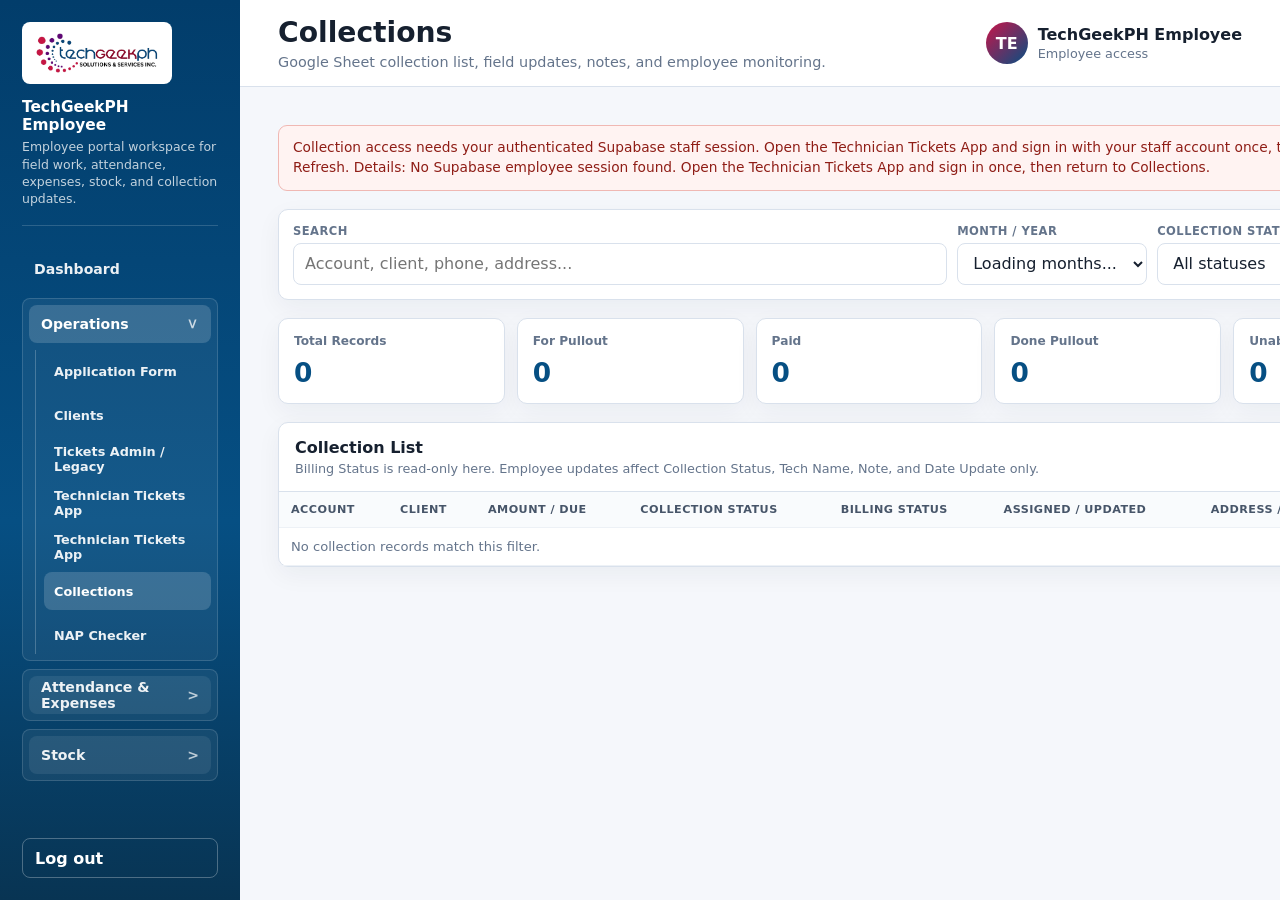
<file: collections.html>
<!doctype html>
<html lang="en">
<head>
  <meta charset="utf-8">
  <meta name="viewport" content="width=device-width, initial-scale=1">
  <title>Collections | TechGeekPH Employee</title>
  <link rel="stylesheet" href="assets/employee-shell.css">
  <style>
    :root {
      --blue:#064f83; --blue-strong:#023d6b; --ink:#16202f; --muted:#64748b;
      --line:#d9e1ec; --soft:#f5f7fb; --surface:#fff; --ok:#178357;
      --warn:#b7791f; --danger:#b42318; --purple:#6b4eff;
      font-family:Inter,ui-sans-serif,system-ui,-apple-system,BlinkMacSystemFont,"Segoe UI",sans-serif;
    }
    *{box-sizing:border-box} body{margin:0;background:var(--soft);color:var(--ink)}
    button,input,select,textarea{font:inherit} button{cursor:pointer}
    .app{min-height:100vh;display:grid;grid-template-columns:240px minmax(0,1fr)}
    .sidebar{position:sticky;top:0;height:100vh;display:flex;flex-direction:column;gap:22px;padding:22px;color:#fff;background:linear-gradient(180deg,var(--blue-strong),var(--blue) 58%,#083453);overflow:auto}
    .brand{display:grid;gap:14px;padding-bottom:18px;border-bottom:1px solid rgba(255,255,255,.16)}
    .brand-logo{display:grid;place-items:center;width:150px;min-height:54px;padding:8px 10px;border-radius:8px;background:#fff}
    .brand-logo img{width:100%;height:auto;display:block}.brand strong,.brand span{display:block}.brand strong{font-size:.96rem;font-weight:900}.brand span{margin-top:4px;color:rgba(255,255,255,.78);font-size:.78rem;line-height:1.38}
    .nav{display:grid;grid-template-columns:1fr;gap:8px;width:100%}.nav a,.nav-toggle{display:flex;align-items:center;justify-content:flex-start;width:100%;min-height:42px;border:0;border-radius:8px;color:rgba(255,255,255,.92);background:transparent;padding:0 12px;text-align:left;text-decoration:none;font-size:.88rem;font-weight:850;cursor:pointer}
    .nav a:hover,.nav a.is-active,.nav-toggle:hover,.nav-toggle.is-active{color:#fff;background:rgba(255,255,255,.13)}
    .nav-group{display:grid;gap:6px;border:1px solid rgba(255,255,255,.14);border-radius:8px;padding:6px;background:rgba(255,255,255,.06)}
    .nav-toggle{min-height:38px;background:rgba(255,255,255,.08)}.nav-toggle::after{content:">";margin-left:auto;opacity:.75}.nav-group.is-open .nav-toggle::after{transform:rotate(90deg)}
    .nav-panel{display:none;gap:4px;padding:2px 0 0 10px;margin-left:6px;border-left:1px solid rgba(255,255,255,.22)}.nav-group.is-open .nav-panel{display:grid}.nav-panel a{min-height:34px;padding:0 10px;font-size:.8rem;white-space:normal}
    .sidebar-footer{margin-top:auto}.logout{width:100%;min-height:40px;border:1px solid rgba(255,255,255,.28);border-radius:8px;color:#fff;background:transparent;font-weight:850;text-align:left;padding:0 12px}
    .main{min-width:0}.topbar{position:sticky;top:0;z-index:4;display:flex;align-items:center;justify-content:space-between;gap:18px;min-height:78px;padding:16px clamp(18px,4vw,38px);border-bottom:1px solid var(--line);background:rgba(255,255,255,.94);backdrop-filter:blur(14px)}
    .title-block h1{margin:0;font-size:clamp(1.35rem,2.2vw,2rem)}.title-block p{margin:5px 0 0;color:var(--muted);font-size:.9rem}.user-chip{display:flex;align-items:center;gap:10px}.avatar{display:grid;place-items:center;width:42px;height:42px;border-radius:50%;background:linear-gradient(135deg,#c91448,var(--blue));color:#fff;font-weight:900}.user-chip strong,.user-chip span{display:block}.user-chip span{margin-top:2px;color:var(--muted);font-size:.8rem}
    .content{padding:clamp(18px,4vw,38px);display:grid;gap:18px}.notice{display:none;padding:12px 14px;border-radius:9px;border:1px solid var(--line);background:#fff;font-size:.86rem;line-height:1.45}.notice.show{display:block}.notice.ok{border-color:#b8e0cf;background:#effaf5;color:#12623f}.notice.err{border-color:#f0b8b3;background:#fff3f2;color:#8f1d16}
    .toolbar,.panel,.stat{border:1px solid var(--line);border-radius:10px;background:#fff;box-shadow:0 8px 24px rgba(14,34,55,.05)}
    .toolbar{display:grid;grid-template-columns:minmax(180px,1fr) 190px 180px auto;gap:10px;padding:14px}.field{display:grid;gap:5px}.field label{color:var(--muted);font-size:.72rem;font-weight:850;text-transform:uppercase;letter-spacing:.04em}.field input,.field select,.field textarea{width:100%;min-height:42px;border:1px solid var(--line);border-radius:8px;background:#fff;padding:0 11px;color:var(--ink)}.field textarea{min-height:100px;padding:10px;resize:vertical}.btn{min-height:42px;border:0;border-radius:8px;padding:0 14px;font-weight:850}.btn.primary{background:var(--blue);color:#fff}.btn.ghost{border:1px solid var(--line);background:#fff;color:var(--blue)}.btn.danger{background:var(--danger);color:#fff}.btn:disabled{opacity:.55;cursor:not-allowed}
    .summary{display:grid;grid-template-columns:repeat(5,minmax(0,1fr));gap:12px}.stat{padding:15px}.stat span{display:block;color:var(--muted);font-size:.76rem;font-weight:800}.stat strong{display:block;margin-top:9px;font-size:1.65rem;color:var(--blue)}
    .panel-head{display:flex;align-items:center;justify-content:space-between;gap:14px;padding:15px 16px;border-bottom:1px solid var(--line)}.panel-head h2{margin:0;font-size:1rem}.panel-head p{margin:4px 0 0;color:var(--muted);font-size:.8rem}.meta{color:var(--muted);font-size:.78rem}
    .table-wrap{overflow:auto}.collection-table{width:100%;border-collapse:collapse;min-width:1180px;font-size:.82rem}.collection-table th,.collection-table td{padding:11px 12px;border-bottom:1px solid #edf1f6;text-align:left;vertical-align:top}.collection-table th{position:sticky;top:0;background:#f9fbfd;color:#475569;font-size:.7rem;text-transform:uppercase;letter-spacing:.04em;z-index:1}.client{font-weight:850}.sub{display:block;margin-top:3px;color:var(--muted);font-size:.74rem;line-height:1.35;white-space:normal;max-width:290px}.money{font-weight:850}.status{display:inline-flex;align-items:center;min-height:25px;padding:0 8px;border-radius:999px;font-size:.72rem;font-weight:900;white-space:nowrap}.s-paid{background:#eaf8f1;color:#117044}.s-pullout{background:#fff5dc;color:#8a5a00}.s-done{background:#eaf3ff;color:#175ca8}.s-unable{background:#fff0dc;color:#a34f00}.s-disc{background:#ffe9e7;color:#9d2018}.s-expired,.s-exempted{background:#eef1f5;color:#596575}.s-default{background:#f2f4f7;color:#475467}.update-btn{min-height:34px;border:1px solid #bdd0df;border-radius:7px;background:#f7fbff;color:var(--blue);font-weight:850;padding:0 10px}.empty{padding:32px;text-align:center;color:var(--muted)}
    .cards{display:none;gap:10px;padding:12px}.collection-card{border:1px solid var(--line);border-radius:10px;padding:13px;background:#fff;display:grid;gap:10px}.card-top{display:flex;align-items:flex-start;justify-content:space-between;gap:10px}.kv{display:grid;grid-template-columns:105px 1fr;gap:6px 9px;font-size:.8rem}.kv b{color:var(--muted);font-size:.72rem}.kv span{min-width:0;overflow-wrap:anywhere}.card-actions{display:flex;justify-content:flex-end}
    .modal-backdrop{position:fixed;inset:0;z-index:20;display:none;place-items:center;padding:18px;background:rgba(16,24,40,.55)}.modal-backdrop.show{display:grid}.modal{width:min(520px,100%);max-height:90vh;overflow:auto;border-radius:12px;background:#fff;box-shadow:0 24px 70px rgba(0,0,0,.25)}.modal-head{display:flex;align-items:flex-start;justify-content:space-between;gap:12px;padding:17px;border-bottom:1px solid var(--line)}.modal-head h3{margin:0}.modal-head p{margin:5px 0 0;color:var(--muted);font-size:.8rem}.close{width:36px;height:36px;border:1px solid var(--line);border-radius:8px;background:#fff;font-size:1.1rem}.modal-body{display:grid;gap:13px;padding:17px}.readonly{padding:10px 11px;border:1px solid #e5e9ef;border-radius:8px;background:#f8fafc;font-size:.84rem}.readonly strong,.readonly span{display:block}.readonly span{margin-top:3px;color:var(--muted);font-size:.76rem}.modal-actions{display:flex;justify-content:flex-end;gap:9px;padding:0 17px 17px}.required-note{display:none;color:#9a3412;font-size:.75rem}.required-note.show{display:block}.spinner{display:inline-block;width:14px;height:14px;border:2px solid currentColor;border-right-color:transparent;border-radius:50%;animation:spin .7s linear infinite;vertical-align:-2px;margin-right:6px}@keyframes spin{to{transform:rotate(360deg)}}
    @media(max-width:1080px){.toolbar{grid-template-columns:1fr 1fr}.summary{grid-template-columns:repeat(3,1fr)}}
    @media(max-width:860px){.app{grid-template-columns:1fr}.sidebar{position:relative;height:auto}.toolbar{grid-template-columns:1fr}.summary{grid-template-columns:repeat(2,1fr)}.table-wrap{display:none}.cards{display:grid}.topbar{align-items:flex-start;flex-direction:column}}
    @media(max-width:520px){.summary{grid-template-columns:1fr 1fr}.content{padding:14px}.kv{grid-template-columns:90px 1fr}.user-chip{width:100%}}
  </style>
</head>
<body>
<main class="app">
  <aside class="sidebar" data-employee-sidebar>
    <div class="brand">
      <div class="brand-logo"><img src="assets/TechGeekPH%20-%20logo.png" alt="TechGeekPH"></div>
      <div><strong>TechGeekPH Employee</strong><span>Employee portal workspace for field work, attendance, expenses, stock, and collection updates.</span></div>
    </div>
    <nav class="nav" aria-label="Employee navigation">
      <a href="dashboard.html">Dashboard</a>
      <div class="nav-group">
        <button class="nav-toggle" type="button">Operations</button>
        <div class="nav-panel">
          <a href="application_form.html">Application Form</a>
          <a href="clients.html">Clients</a>
          <a href="tickets.html">Tickets Admin / Legacy</a>
          <a href="https://techgeek-ph.github.io/admin-portal/app.html">Technician Tickets App</a>
          <a href="collections.html">Collections</a>
          <a href="nap-checker.html">NAP Checker</a>
        </div>
      </div>
      <div class="nav-group">
        <button class="nav-toggle" type="button">Attendance &amp; Expenses</button>
        <div class="nav-panel">
          <a href="daily_time_record.html">My Time Record</a>
          <a href="on_duty_monitoring.html">On Duty Monitoring</a>
          <a href="my_expense_request.html">My Expense Request</a>
          <a href="payslip_generator.html">Payslip Generator</a>
        </div>
      </div>
      <div class="nav-group">
        <button class="nav-toggle" type="button">Stock</button>
        <div class="nav-panel"><a href="consumable_stock.html">Consumable Stock</a></div>
      </div>
    </nav>
    <div class="sidebar-footer"><button class="logout" id="logoutBtn" type="button">Log out</button></div>
  </aside>

  <section class="main">
    <header class="topbar">
      <div class="title-block"><h1>Collections</h1><p>Google Sheet collection list, field updates, notes, and employee monitoring.</p></div>
      <div class="user-chip"><div class="avatar" id="avatar">TG</div><div><strong id="userName">TechGeekPH Employee</strong><span id="userRole">Employee access</span></div></div>
    </header>

    <div class="content">
      <div class="notice" id="notice"></div>

      <section class="toolbar">
        <div class="field"><label for="searchInput">Search</label><input id="searchInput" type="search" placeholder="Account, client, phone, address..."></div>
        <div class="field"><label for="monthSelect">Month / Year</label><select id="monthSelect"><option>Loading months...</option></select></div>
        <div class="field"><label for="statusFilter">Collection Status</label><select id="statusFilter"><option value="">All statuses</option></select></div>
        <div class="field"><label>&nbsp;</label><button class="btn primary" id="refreshBtn" type="button">Refresh</button></div>
      </section>

      <section class="summary">
        <article class="stat"><span>Total Records</span><strong id="countTotal">0</strong></article>
        <article class="stat"><span>For Pullout</span><strong id="countPullout">0</strong></article>
        <article class="stat"><span>Paid</span><strong id="countPaid">0</strong></article>
        <article class="stat"><span>Done Pullout</span><strong id="countDone">0</strong></article>
        <article class="stat"><span>Unable / Disconnected</span><strong id="countIssue">0</strong></article>
      </section>

      <section class="panel">
        <div class="panel-head">
          <div><h2 id="listTitle">Collection List</h2><p>Billing Status is read-only here. Employee updates affect Collection Status, Tech Name, Note, and Date Update only.</p></div>
          <span class="meta" id="lastRefresh">Not loaded</span>
        </div>
        <div class="table-wrap">
          <table class="collection-table">
            <thead><tr><th>Account</th><th>Client</th><th>Amount / Due</th><th>Collection Status</th><th>Billing Status</th><th>Assigned / Updated</th><th>Address / Note</th><th>Action</th></tr></thead>
            <tbody id="rowsBody"><tr><td colspan="8" class="empty">Loading collection data...</td></tr></tbody>
          </table>
        </div>
        <div class="cards" id="cards"></div>
      </section>
    </div>
  </section>
</main>

<div class="modal-backdrop" id="modalBackdrop" role="dialog" aria-modal="true" aria-labelledby="modalTitle">
  <div class="modal">
    <div class="modal-head"><div><h3 id="modalTitle">Update Collection</h3><p id="modalSub"></p></div><button class="close" id="closeModal" type="button" aria-label="Close">×</button></div>
    <div class="modal-body">
      <div class="readonly"><strong id="modalClient">—</strong><span id="modalDetails">—</span></div>
      <div class="field"><label for="updateStatus">Collection Status</label><select id="updateStatus"></select></div>
      <div class="field"><label for="updateNote">Comment / Note</label><textarea id="updateNote" placeholder="Add field note or collection update..."></textarea><div class="required-note" id="requiredNote">A note is required for this status.</div></div>
      <div class="readonly"><strong>Employee</strong><span id="modalEmployee">Automatically taken from your authenticated employee account.</span></div>
    </div>
    <div class="modal-actions"><button class="btn ghost" id="cancelModal" type="button">Cancel</button><button class="btn primary" id="saveUpdate" type="button">Save Update</button></div>
  </div>
</div>

<script>
  const COLLECTION_API_URL = 'https://script.google.com/macros/s/AKfycbwRLth8fdqRF0fTyu2fg6hwCqjq20gpLWIpwustmS1MHxz9_0_kuReDg8xouy3ZjJiNiQ/exec';
  const SESSION_KEYS = ['techgeekph_session','techgeekph_employee_session'];
  const NOTE_REQUIRED = ['Unable to Pullout','Disconnected/Relocation','Disconnected','Exempted'];

  const els = {
    notice:document.querySelector('#notice'), search:document.querySelector('#searchInput'), month:document.querySelector('#monthSelect'),
    status:document.querySelector('#statusFilter'), refresh:document.querySelector('#refreshBtn'), body:document.querySelector('#rowsBody'), cards:document.querySelector('#cards'),
    total:document.querySelector('#countTotal'), pullout:document.querySelector('#countPullout'), paid:document.querySelector('#countPaid'), done:document.querySelector('#countDone'), issue:document.querySelector('#countIssue'),
    title:document.querySelector('#listTitle'), lastRefresh:document.querySelector('#lastRefresh'), avatar:document.querySelector('#avatar'), userName:document.querySelector('#userName'), userRole:document.querySelector('#userRole'),
    modal:document.querySelector('#modalBackdrop'), modalSub:document.querySelector('#modalSub'), modalClient:document.querySelector('#modalClient'), modalDetails:document.querySelector('#modalDetails'), modalEmployee:document.querySelector('#modalEmployee'),
    updateStatus:document.querySelector('#updateStatus'), updateNote:document.querySelector('#updateNote'), requiredNote:document.querySelector('#requiredNote'), save:document.querySelector('#saveUpdate')
  };

  let state = { rows:[], filtered:[], months:[], statuses:[], sheet:'', periodKey:'', selected:null, accessToken:'', loading:false };

  function parseJson(value){ try{return JSON.parse(value)}catch(_){return null} }
  function loadPortalSession(){ for(const key of SESSION_KEYS){ const v=parseJson(localStorage.getItem(key)||''); if(v&&typeof v==='object') return v; } return {}; }
  function findAccessToken(value, depth){
    depth=depth||0; if(depth>5||value==null) return '';
    if(typeof value==='string'){
      if(value.split('.').length===3 && value.length>80) return value;
      const parsed=parseJson(value); return parsed ? findAccessToken(parsed,depth+1) : '';
    }
    if(Array.isArray(value)){ for(const item of value){const hit=findAccessToken(item,depth+1);if(hit)return hit;} return ''; }
    if(typeof value==='object'){
      for(const key of ['access_token','accessToken','supabase_access_token','supabaseAccessToken']){ if(value[key]){const hit=findAccessToken(value[key],depth+1);if(hit)return hit;} }
      for(const key of Object.keys(value)){const hit=findAccessToken(value[key],depth+1);if(hit)return hit;}
    }
    return '';
  }
  function resolveAccessToken(session){
    const direct=findAccessToken(session,0); if(direct) return direct;
    for(let i=0;i<localStorage.length;i++){
      const key=localStorage.key(i)||'';
      if(/^sb-.*-auth-token$/i.test(key)){
        const hit=findAccessToken(localStorage.getItem(key)||'',0); if(hit) return hit;
      }
    }
    return '';
  }
  function initials(value){return String(value||'TG').replace(/@.*/,'').split(/[.\s_-]+/).filter(Boolean).slice(0,2).map(x=>x[0].toUpperCase()).join('')||'TG'}
  function setUser(){
    const s=loadPortalSession(), u=s.user||{}; const name=u.name||u.full_name||u.email||s.email||'TechGeekPH Employee'; const role=u.role||s.role||'Employee';
    els.userName.textContent=name; els.userRole.textContent=String(role).replace(/_/g,' ')+' access'; els.avatar.textContent=initials(name); state.accessToken=resolveAccessToken(s);
  }
  function esc(v){return String(v==null?'':v).replace(/&/g,'&amp;').replace(/</g,'&lt;').replace(/>/g,'&gt;').replace(/"/g,'&quot;').replace(/'/g,'&#39;')}
  function showNotice(msg,type){els.notice.textContent=msg;els.notice.className='notice show '+(type||'')}
  function hideNotice(){els.notice.textContent='';els.notice.className='notice'}
  function statusClass(v){
    const s=String(v||'').toLowerCase(); if(s==='paid')return's-paid';if(s==='for pullout')return's-pullout';if(s==='done pullout')return's-done';if(s==='unable to pullout')return's-unable';if(s.includes('disconnect'))return's-disc';if(s==='expired')return's-expired';if(s==='exempted')return's-exempted';return's-default';
  }
  function badge(v){return '<span class="status '+statusClass(v)+'">'+esc(v||'Not set')+'</span>'}

  async function api(payload){
    const body=Object.assign({},payload,{access_token:state.accessToken});
    const res=await fetch(COLLECTION_API_URL,{method:'POST',headers:{'Content-Type':'text/plain;charset=UTF-8'},body:JSON.stringify(body),redirect:'follow'});
    const text=await res.text(); let data=null; try{data=JSON.parse(text)}catch(_){throw new Error(/<html/i.test(text)?'Apps Script returned an HTML page. Check the Web App deployment access.':(text||'Invalid API response.'))}
    if(!data||data.success===false) throw new Error(data&&data.error?data.error:'Collection API request failed.'); return data;
  }

  function authErrorMessage(err){
    const m=String(err&&err.message?err.message:err||'');
    if(/jwt|session|required|active staff|unauthorized/i.test(m)) return 'Collection access needs your authenticated Supabase staff session. Open the Technician Tickets App and sign in with your staff account once, then return here and Refresh. Details: '+m;
    return m;
  }

  async function loadMonths(){
    const data=await api({action:'months'}); state.months=Array.isArray(data.months)?data.months:[];
    els.month.innerHTML='';
    if(!state.months.length){els.month.innerHTML='<option value="">No monthly tabs found</option>';return;}
    state.months.forEach(m=>{const o=document.createElement('option');o.value=m.sheet;o.textContent=m.label||m.sheet;els.month.appendChild(o)});
  }

  async function loadRows(keepMonth){
    if(state.loading)return; state.loading=true; els.refresh.disabled=true; els.refresh.innerHTML='<span class="spinner"></span>Loading'; hideNotice();
    try{
      if(!state.accessToken) throw new Error('No Supabase employee session found. Open the Technician Tickets App and sign in once, then return to Collections.');
      if(!state.months.length) await loadMonths();
      const requested=keepMonth&&els.month.value?els.month.value:'';
      const data=await api({action:'list',sheet:requested});
      state.rows=Array.isArray(data.rows)?data.rows:[]; state.statuses=Array.isArray(data.statuses)?data.statuses:[]; state.sheet=data.sheet||requested; state.periodKey=data.period_key||'';
      if(data.available_sheets&&Array.isArray(data.available_sheets)){state.months=data.available_sheets;renderMonthOptions(state.sheet)} else if(state.sheet){els.month.value=state.sheet}
      renderStatusOptions(); applyFilters(); els.title.textContent='Collection List — '+(state.months.find(m=>m.sheet===state.sheet)?.label||state.sheet||'Current Month'); els.lastRefresh.textContent='Updated '+new Date().toLocaleTimeString();
    }catch(err){
      state.rows=[];applyFilters();showNotice(authErrorMessage(err),'err');
    }finally{state.loading=false;els.refresh.disabled=false;els.refresh.textContent='Refresh'}
  }

  function renderMonthOptions(selected){
    const current=selected||els.month.value;els.month.innerHTML='';state.months.forEach(m=>{const o=document.createElement('option');o.value=m.sheet;o.textContent=m.label||m.sheet;if(m.sheet===current)o.selected=true;els.month.appendChild(o)});
  }
  function renderStatusOptions(){
    const selected=els.status.value;els.status.innerHTML='<option value="">All statuses</option>';state.statuses.forEach(s=>{const o=document.createElement('option');o.value=s;o.textContent=s;if(s===selected)o.selected=true;els.status.appendChild(o)});
  }
  function applyFilters(){
    const q=els.search.value.trim().toLowerCase(), sf=els.status.value;
    state.filtered=state.rows.filter(r=>{
      if(sf&&r.collection_status!==sf)return false;
      if(!q)return true;
      return [r.account,r.client_name,r.phone,r.account_no,r.address,r.tech_name,r.collection_status,r.note].join(' ').toLowerCase().includes(q);
    });
    renderSummary();renderRows();
  }
  function renderSummary(){
    const rows=state.filtered;const count=s=>rows.filter(r=>String(r.collection_status||'').toLowerCase()===s.toLowerCase()).length;
    els.total.textContent=rows.length.toLocaleString();els.pullout.textContent=count('For Pullout').toLocaleString();els.paid.textContent=count('Paid').toLocaleString();els.done.textContent=count('Done Pullout').toLocaleString();
    els.issue.textContent=rows.filter(r=>/unable|disconnect/i.test(String(r.collection_status||''))).length.toLocaleString();
  }
  function renderRows(){
    const rows=state.filtered;
    if(!rows.length){els.body.innerHTML='<tr><td colspan="8" class="empty">No collection records match this filter.</td></tr>';els.cards.innerHTML='<div class="empty">No collection records match this filter.</div>';return;}
    els.body.innerHTML=rows.map(r=>'<tr>'+ 
      '<td><strong>'+esc(r.account)+'</strong><span class="sub">'+esc(r.account_no||'')+'</span></td>'+ 
      '<td><span class="client">'+esc(r.client_name)+'</span><span class="sub">'+esc(r.phone||'')+'</span></td>'+ 
      '<td><span class="money">'+esc(r.total||'')+'</span><span class="sub">Due: '+esc(r.due_date||'—')+'<br>Isolation: '+esc(r.isolation_date||'—')+'</span></td>'+ 
      '<td>'+badge(r.collection_status)+'</td>'+ 
      '<td>'+badge(r.billing_status)+'</td>'+ 
      '<td>'+esc(r.tech_name||'—')+'<span class="sub">'+esc(r.date_update||'No update time')+'</span></td>'+ 
      '<td>'+esc(r.address||'')+'<span class="sub">Note: '+esc(r.note||'—')+'</span></td>'+ 
      '<td><button class="update-btn" type="button" data-account="'+esc(r.account)+'">Update</button></td></tr>').join('');
    els.cards.innerHTML=rows.map(r=>'<article class="collection-card"><div class="card-top"><div><strong>'+esc(r.client_name)+'</strong><span class="sub">'+esc(r.account)+' · '+esc(r.total||'')+'</span></div>'+badge(r.collection_status)+'</div><div class="kv"><b>Due</b><span>'+esc(r.due_date||'—')+'</span><b>Billing</b><span>'+badge(r.billing_status)+'</span><b>Tech</b><span>'+esc(r.tech_name||'—')+'</span><b>Address</b><span>'+esc(r.address||'—')+'</span><b>Note</b><span>'+esc(r.note||'—')+'</span></div><div class="card-actions"><button class="update-btn" type="button" data-account="'+esc(r.account)+'">Update Collection</button></div></article>').join('');
  }

  function openModal(account){
    const row=state.rows.find(r=>r.account===account);if(!row)return;state.selected=row;
    els.modalClient.textContent=row.client_name||row.account;els.modalSub.textContent=row.account+' · '+(row.total||'');els.modalDetails.textContent='Current: '+(row.collection_status||'Not set')+' | Billing: '+(row.billing_status||'—');els.modalEmployee.textContent=els.userName.textContent+' — authenticated employee';
    els.updateStatus.innerHTML='';state.statuses.forEach(s=>{const o=document.createElement('option');o.value=s;o.textContent=s;if(s===row.collection_status)o.selected=true;els.updateStatus.appendChild(o)});els.updateNote.value=row.note||'';syncNoteRequirement();els.modal.classList.add('show');els.updateStatus.focus();
  }
  function closeModal(){els.modal.classList.remove('show');state.selected=null;els.updateNote.value=''}
  function syncNoteRequirement(){const req=NOTE_REQUIRED.includes(els.updateStatus.value);els.requiredNote.classList.toggle('show',req);els.updateNote.required=req}
  async function saveUpdate(){
    if(!state.selected)return;const status=els.updateStatus.value,note=els.updateNote.value.trim();if(NOTE_REQUIRED.includes(status)&&!note){els.updateNote.focus();showNotice('A comment/note is required for '+status+'.','err');return;}
    els.save.disabled=true;els.save.innerHTML='<span class="spinner"></span>Saving';hideNotice();
    try{
      const result=await api({action:'update',sheet:state.sheet,account:state.selected.account,status:status,note:note});
      closeModal();showNotice('Saved: '+result.account+' → '+result.new_status+'. Employee monitoring log was also updated.','ok');await loadRows(true);
    }catch(err){showNotice(authErrorMessage(err),'err')}
    finally{els.save.disabled=false;els.save.textContent='Save Update'}
  }

  document.addEventListener('click',e=>{const b=e.target.closest('[data-account]');if(b)openModal(b.dataset.account)});
  els.search.addEventListener('input',applyFilters);els.status.addEventListener('change',applyFilters);els.month.addEventListener('change',()=>loadRows(true));els.refresh.addEventListener('click',()=>loadRows(true));els.updateStatus.addEventListener('change',syncNoteRequirement);els.save.addEventListener('click',saveUpdate);
  document.querySelector('#closeModal').addEventListener('click',closeModal);document.querySelector('#cancelModal').addEventListener('click',closeModal);els.modal.addEventListener('click',e=>{if(e.target===els.modal)closeModal()});document.addEventListener('keydown',e=>{if(e.key==='Escape'&&els.modal.classList.contains('show'))closeModal()});
  document.querySelector('#logoutBtn').addEventListener('click',()=>{SESSION_KEYS.forEach(k=>localStorage.removeItem(k));window.location.href='index.html'});

  setUser();loadRows(false);setInterval(()=>{if(!els.modal.classList.contains('show')&&!document.hidden)loadRows(true)},30000);
</script>
<script src="assets/employee-shell.js"></script>
</body>
</html>
</file>
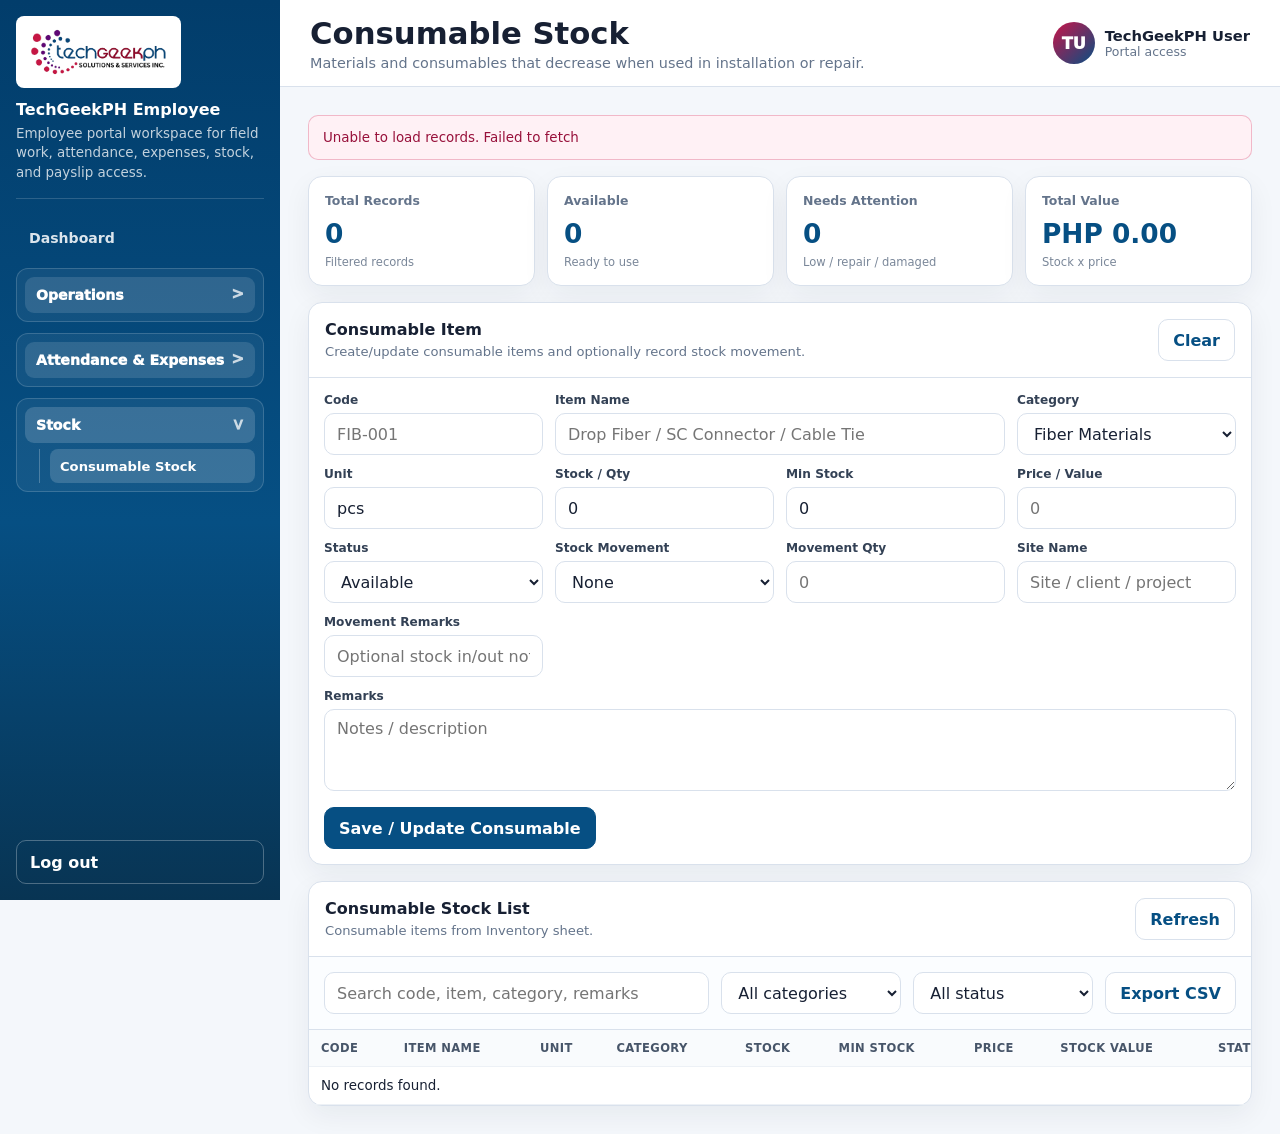
<file: consumable_stock.html>
﻿<!doctype html>
<html lang="en">
<head>
  <meta charset="utf-8">
  <meta name="viewport" content="width=device-width, initial-scale=1">
  <title>TechGeekPH Consumable Stock</title>
  <style>
    :root {
      --blue:#064f83; --blue2:#023d6b; --crimson:#c91448; --ink:#172033; --muted:#64748b; --line:#d9e1ec; --soft:#f4f7fb; --surface:#fff; --ok:#16855f; --warn:#b7791f; --danger:#c91448;
      font-family: Inter, ui-sans-serif, system-ui, -apple-system, BlinkMacSystemFont, "Segoe UI", sans-serif;
    }
    *{box-sizing:border-box} html,body{width:100%;max-width:100%;overflow-x:hidden} body{margin:0;min-height:100vh;color:var(--ink);background:var(--soft)} button,input,select,textarea{font:inherit} button{cursor:pointer}
    .app{min-height:100vh;display:grid;grid-template-columns:280px minmax(0,1fr)}
    .sidebar{position:sticky;top:0;height:100vh;overflow:auto;padding:16px;color:#fff;background:linear-gradient(180deg,var(--blue2),var(--blue) 62%,#073653);display:flex;flex-direction:column;gap:18px}
    .brand{display:grid;gap:12px;padding-bottom:14px;border-bottom:1px solid rgba(255,255,255,.18)} .brand-logo{width:165px;min-height:68px;border-radius:10px;background:#fff;display:grid;place-items:center;padding:10px} .brand-logo img{max-width:100%;height:auto;display:block}
    .brand strong{font-size:1rem} .brand span{display:block;color:rgba(255,255,255,.78);font-size:.82rem;line-height:1.45;margin-top:5px}
    .nav{display:grid;gap:8px} .nav a,.logout{min-height:42px;border:0;border-radius:10px;padding:0 13px;text-decoration:none;color:rgba(255,255,255,.86);background:transparent;font-weight:850;display:flex;align-items:center} .nav a:hover,.nav a.is-active{color:#fff;background:rgba(255,255,255,.13)}
    .nav-group{display:grid;gap:6px;padding:9px;border:1px solid rgba(255,255,255,.16);border-radius:12px;background:rgba(255,255,255,.07)} .nav-parent{display:flex;align-items:center;gap:8px;min-height:36px;padding:0 10px;border-radius:9px;background:rgba(255,255,255,.13);font-weight:950} .nav-parent::before{content:"";width:10px;height:10px;border-radius:50%;background:var(--crimson)} .nav-sub{display:grid;gap:5px;margin-left:18px;padding-left:10px;border-left:1px solid rgba(255,255,255,.24)} .nav-sub a{min-height:36px;font-size:.84rem}
    .sidebar-footer{margin-top:auto} .logout{width:100%;justify-content:center;border:1px solid rgba(255,255,255,.3);color:#fff}
    .main{min-width:0} .topbar{position:sticky;top:0;z-index:5;display:flex;justify-content:space-between;align-items:center;gap:14px;min-height:76px;padding:15px clamp(16px,3vw,30px);background:rgba(255,255,255,.95);border-bottom:1px solid var(--line);backdrop-filter:blur(12px)} .title-block h1{margin:0;font-size:clamp(1.35rem,2.4vw,2rem)} .title-block p{margin:4px 0 0;color:var(--muted);font-size:.9rem}
    .user-chip{display:flex;align-items:center;gap:10px;min-width:0} .avatar{width:42px;height:42px;border-radius:50%;display:grid;place-items:center;background:linear-gradient(135deg,var(--crimson),var(--blue));color:#fff;font-weight:950} .user-chip strong,.user-chip span{display:block} .user-chip strong{font-size:.92rem} .user-chip span{color:var(--muted);font-size:.78rem}
    .content{display:grid;gap:16px;padding:clamp(14px,3vw,28px);min-width:0;max-width:1700px;width:100%;margin:0 auto}
    .summary-grid{display:grid;grid-template-columns:repeat(4,minmax(0,1fr));gap:12px} .card,.panel{background:var(--surface);border:1px solid var(--line);border-radius:14px;box-shadow:0 10px 28px rgba(14,34,55,.06);min-width:0} .card{padding:16px;min-height:104px} .card span{display:block;color:var(--muted);font-size:.78rem;font-weight:850} .card strong{display:block;margin-top:10px;color:var(--blue);font-size:1.65rem} .card small{display:block;margin-top:6px;color:#7a8799;font-size:.72rem}
    .panel-head{display:flex;align-items:center;justify-content:space-between;gap:12px;padding:16px;border-bottom:1px solid var(--line)} .panel-head h2{margin:0;font-size:1rem} .panel-head p{margin:4px 0 0;color:var(--muted);font-size:.82rem;line-height:1.4}
    .toolbar,.form-grid{display:grid;gap:12px;padding:15px} .toolbar{grid-template-columns:minmax(220px,1fr) 180px 180px auto;align-items:center;border-bottom:1px solid var(--line);background:#fbfdff} .form-grid{grid-template-columns:repeat(4,minmax(0,1fr))} .field.wide{grid-column:span 2} .field.full{grid-column:1/-1}
    .field label{display:block;margin-bottom:6px;color:#334155;font-size:.76rem;font-weight:900} input,select,textarea{width:100%;min-width:0;min-height:42px;border:1px solid var(--line);border-radius:10px;background:#fff;color:var(--ink);padding:0 12px;outline:none} textarea{min-height:82px;padding:9px 12px;resize:vertical} input:focus,select:focus,textarea:focus{border-color:var(--blue);box-shadow:0 0 0 3px rgba(6,79,131,.12)}
    .primary-btn,.ghost-btn,.danger-btn,.small-btn{display:inline-flex;align-items:center;justify-content:center;border-radius:10px;min-height:42px;padding:0 14px;font-weight:900;text-decoration:none} .primary-btn{border:1px solid var(--blue);color:#fff;background:var(--blue)} .ghost-btn,.small-btn{border:1px solid var(--line);color:var(--blue);background:#fff} .danger-btn{border:1px solid #efb0c2;color:var(--danger);background:#fff5f7} .small-btn{min-height:30px;padding:0 9px;font-size:.76rem} button:disabled{opacity:.65;cursor:not-allowed}
    .notice{margin:0;padding:12px 14px;border-radius:10px;border:1px solid rgba(183,121,31,.25);background:#fff8ea;color:#7a4e10;font-size:.84rem;line-height:1.45} .notice.ok{background:#eefaf5;color:#126247;border-color:rgba(31,138,102,.28)} .notice.error{background:#fff1f5;color:#98113b;border-color:rgba(201,20,72,.26)} .is-hidden{display:none!important}
    .table-wrap{width:100%;overflow:auto;-webkit-overflow-scrolling:touch} table{width:100%;min-width:1120px;border-collapse:collapse;font-size:.84rem} th,td{padding:11px 12px;border-bottom:1px solid #edf1f6;text-align:left;vertical-align:top} th{background:#f9fbfd;color:#475569;font-size:.72rem;text-transform:uppercase;letter-spacing:.035em;white-space:nowrap} td{overflow-wrap:anywhere} .money{font-weight:900;text-align:right} .status{display:inline-flex;align-items:center;min-height:24px;padding:0 8px;border-radius:999px;font-size:.73rem;font-weight:900;background:#eefaf5;color:#126247;white-space:nowrap} .status.warn{background:#fff8ea;color:#7a4e10} .status.danger{background:#fff1f5;color:#98113b} .actions{display:flex;gap:8px;flex-wrap:wrap}
    @media(max-width:1120px){.app{grid-template-columns:230px minmax(0,1fr)}.summary-grid{grid-template-columns:repeat(2,minmax(0,1fr))}.form-grid{grid-template-columns:repeat(2,minmax(0,1fr))}.toolbar{grid-template-columns:1fr 1fr}}
    @media(max-width:860px){.app{display:block}.sidebar{position:relative;height:auto}.nav{grid-template-columns:repeat(2,minmax(0,1fr))}.nav-group{grid-column:1/-1}.topbar{position:relative;display:grid}.content{padding:14px}}
    @media(max-width:680px){.nav,.summary-grid,.form-grid,.toolbar{grid-template-columns:1fr}.field.wide{grid-column:auto}.panel-head{align-items:stretch;flex-direction:column}.table-wrap{overflow:visible} table{min-width:0;border-collapse:separate;border-spacing:0 12px} thead{display:none} tbody{display:grid;gap:12px} tr{display:grid;border:1px solid var(--line);border-radius:12px;background:#fff;overflow:hidden} td{display:grid;grid-template-columns:122px minmax(0,1fr);gap:8px;padding:10px 12px;border-bottom:1px solid #edf1f6} td::before{content:attr(data-label);color:var(--muted);font-size:.72rem;font-weight:900;text-transform:uppercase} td:last-child{border-bottom:0}}
    @media(max-width:420px){.content{padding:10px}td{grid-template-columns:1fr}}
  </style>


  <style id="standard-admin-sidebar-format">
    /* Standard admin sidebar format */
    :root {
      --blue-strong: #023d6b;
      --blue: #064f83;
      --crimson: #c91448;
      --line: #d9e1ec;
    }

    .app {
      min-height: 100vh !important;
      display: grid !important;
      grid-template-columns: 280px minmax(0, 1fr) !important;
      width: 100% !important;
      max-width: 100vw !important;
    }

    .sidebar {
      position: sticky !important;
      top: 0 !important;
      height: 100vh !important;
      display: flex !important;
      flex-direction: column !important;
      gap: 18px !important;
      padding: 16px !important;
      color: #fff !important;
      background: linear-gradient(180deg, var(--blue-strong), var(--blue) 62%, #083453) !important;
      overflow-y: auto !important;
      -webkit-overflow-scrolling: touch !important;
    }

    .brand {
      display: grid !important;
      grid-template-columns: 1fr !important;
      gap: 12px !important;
      padding-bottom: 16px !important;
      border-bottom: 1px solid rgba(255, 255, 255, 0.16) !important;
    }

    .brand-logo {
      display: grid !important;
      place-items: center !important;
      width: 165px !important;
      min-height: 70px !important;
      padding: 10px !important;
      border-radius: 8px !important;
      background: #fff !important;
    }

    .brand-logo img {
      display: block !important;
      width: 100% !important;
      height: auto !important;
      object-fit: contain !important;
    }

    .brand strong {
      display: block !important;
      font-size: 1rem !important;
      font-weight: 900 !important;
    }

    .brand span {
      display: block !important;
      margin-top: 5px !important;
      color: rgba(255, 255, 255, 0.76) !important;
      font-size: 0.84rem !important;
      line-height: 1.45 !important;
    }

    .nav {
      display: grid !important;
      grid-template-columns: 1fr !important;
      gap: 7px !important;
      width: 100% !important;
    }

    .nav a,
    .nav-toggle {
      display: flex !important;
      align-items: center !important;
      justify-content: flex-start !important;
      width: 100% !important;
      min-height: 42px !important;
      border: 0 !important;
      border-radius: 10px !important;
      color: rgba(255, 255, 255, 0.86) !important;
      background: transparent !important;
      padding: 0 13px !important;
      text-align: left !important;
      text-decoration: none !important;
      font-size: 0.88rem !important;
      font-weight: 850 !important;
      line-height: 1.18 !important;
      cursor: pointer !important;
      white-space: normal !important;
    }

    .nav a:hover,
    .nav a.is-active,
    .nav-toggle:hover,
    .nav-toggle.is-active {
      color: #fff !important;
      background: rgba(255, 255, 255, 0.13) !important;
    }

    .nav-group {
      display: grid !important;
      grid-template-columns: 1fr !important;
      gap: 6px !important;
      margin: 2px 0 !important;
      border: 1px solid rgba(255, 255, 255, 0.16) !important;
      border-radius: 12px !important;
      padding: 8px !important;
      background: rgba(255, 255, 255, 0.06) !important;
      width: 100% !important;
    }

    .nav-toggle {
      min-height: 36px !important;
      border-radius: 9px !important;
      color: #fff !important;
      background: rgba(255, 255, 255, 0.12) !important;
      padding: 0 11px !important;
      font-weight: 950 !important;
    }

    .nav-toggle::after {
      content: ">" !important;
      margin-left: auto !important;
      font-size: 0.95rem !important;
      opacity: 0.75 !important;
      transform: rotate(0deg) !important;
    }

    .nav-group.is-open .nav-toggle::after {
      transform: rotate(90deg) !important;
    }

    .nav-panel {
      display: none !important;
      grid-template-columns: 1fr !important;
      gap: 5px !important;
      margin-left: 14px !important;
      padding-left: 10px !important;
      border-left: 1px solid rgba(255, 255, 255, 0.24) !important;
    }

    .nav-group.is-open .nav-panel {
      display: grid !important;
    }

    .nav-panel a {
      min-height: 34px !important;
      padding: 0 10px !important;
      border-radius: 8px !important;
      font-size: 0.82rem !important;
      font-weight: 820 !important;
      line-height: 1.15 !important;
      white-space: normal !important;
      justify-content: flex-start !important;
      text-align: left !important;
    }

    .nav-panel a.is-active {
      background: rgba(255, 255, 255, 0.19) !important;
      color: #fff !important;
    }

    .sidebar-footer {
      margin-top: auto !important;
      display: grid !important;
      gap: 10px !important;
    }

    .logout {
      min-height: 44px !important;
      width: 100% !important;
      border: 1px solid rgba(255, 255, 255, 0.28) !important;
      border-radius: 10px !important;
      color: #fff !important;
      background: transparent !important;
      font-weight: 900 !important;
      text-align: left !important;
      padding: 0 13px !important;
      justify-content: flex-start !important;
    }

    .logout:hover {
      background: rgba(255, 255, 255, 0.12) !important;
    }

    @media (max-width: 1120px) {
      .app {
        grid-template-columns: 250px minmax(0, 1fr) !important;
      }
    }

    @media (max-width: 860px) {
      .app {
        display: block !important;
      }

      .sidebar {
        position: relative !important;
        height: auto !important;
        min-height: auto !important;
        padding: 12px !important;
        gap: 12px !important;
      }

      .brand {
        grid-template-columns: auto 1fr !important;
        align-items: center !important;
        gap: 10px !important;
        padding-bottom: 10px !important;
      }

      .brand-logo {
        width: 118px !important;
        min-height: 46px !important;
      }

      .nav,
      .nav-panel {
        grid-template-columns: 1fr !important;
      }

      .nav a,
      .nav-toggle,
      .logout {
        justify-content: flex-start !important;
        text-align: left !important;
      }

      .sidebar-footer {
        margin-top: 0 !important;
      }
    }

    @media (max-width: 680px) {
      .brand {
        grid-template-columns: 1fr !important;
      }

      .brand-logo {
        width: 124px !important;
      }
    }
  </style>

  <link rel="stylesheet" href="assets/employee-shell.css">
</head>
<body>
  <main class="app">
      <aside class="sidebar" data-employee-sidebar>
    <div class="brand">
      <div class="brand-logo">
        <img src="assets/TechGeekPH%20-%20logo.png" alt="TechGeekPH">
      </div>
      <div>
        <strong>TechGeekPH Employee</strong>
        <span>Employee portal workspace for field work, attendance, expenses, stock, and payslip access.</span>
      </div>
    </div>

    <nav class="nav" aria-label="Employee navigation">
      <a href="dashboard.html">Dashboard</a>

      <div class="nav-group">
        <button class="nav-toggle" type="button">Operations</button>
        <div class="nav-panel">
          <a href="application_form.html">Application Form</a>
          <a href="clients.html">Clients</a>
          <a href="tickets.html">Tickets</a>
          <a href="nap-checker.html">NAP Checker</a>
        </div>
      </div>

      <div class="nav-group">
        <button class="nav-toggle" type="button">Attendance &amp; Expenses</button>
        <div class="nav-panel">
          <a href="daily_time_record.html">My Time Record</a>
          <a href="my_expense_request.html">My Expense Request</a>
          <a href="payslip_generator.html">Payslip Generator</a>
        </div>
      </div>

      <div class="nav-group">
        <button class="nav-toggle" type="button">Stock</button>
        <div class="nav-panel">
          <a href="consumable_stock.html">Consumable Stock</a>
        </div>
      </div>
    </nav>

    <div class="sidebar-footer">
      <button class="logout" type="button" id="logoutBtn">Log out</button>
    </div>
  </aside>
    <section class="main">
      <header class="topbar"><div class="title-block"><h1>Consumable Stock</h1><p>Materials and consumables that decrease when used in installation or repair.</p></div><div class="user-chip"><div class="avatar" id="avatar">TG</div><div><strong id="userName">TechGeekPH User</strong><span id="userRole">Portal access</span></div></div></header>
      <div class="content">
        <p class="notice is-hidden" id="notice"></p>
        <div class="summary-grid">
          <article class="card"><span id="metric0Label">Total Records</span><strong id="metric0">--</strong><small id="metric0Small">Filtered records</small></article>
          <article class="card"><span id="metric1Label">Available</span><strong id="metric1">--</strong><small id="metric1Small">Ready to use</small></article>
          <article class="card"><span id="metric2Label">Needs Attention</span><strong id="metric2">--</strong><small id="metric2Small">Low / repair / damaged</small></article>
          <article class="card"><span id="metric3Label">Total Value</span><strong id="metric3">--</strong><small id="metric3Small">Stock x price</small></article>
        </div>
        <section class="panel">
          <div class="panel-head"><div><h2>Consumable Item</h2><p>Create/update consumable items and optionally record stock movement.</p></div><button class="ghost-btn" type="button" id="clearBtn">Clear</button></div>
          <form class="form-grid" id="itemForm">
            <input type="hidden" name="itemType" value="Consumable">
            <div class="field"><label for="code">Code</label><input id="code" name="code" placeholder="FIB-001" required></div>
            <div class="field wide"><label for="itemName">Item Name</label><input id="itemName" name="itemName" placeholder="Drop Fiber / SC Connector / Cable Tie" required></div>
            <div class="field"><label for="category">Category</label><select id="category" name="category">
                    <option>Fiber Materials</option><option>Consumables</option><option>Electrical</option><option>Safety</option><option>Materials</option><option>Others</option></select></div>
            <div class="field"><label for="unit">Unit</label><input id="unit" name="unit" value="pcs" placeholder="pcs / meter / roll / unit"></div>
            <div class="field"><label for="stock">Stock / Qty</label><input id="stock" name="stock" type="number" min="0" value="0"></div>
            <div class="field"><label for="minStock">Min Stock</label><input id="minStock" name="minStock" type="number" min="0" value="0"></div>
            <div class="field"><label for="price">Price / Value</label><input id="price" name="price" type="number" min="0" step="0.01" placeholder="0"></div>
            <div class="field"><label for="status">Status</label><select id="status" name="status"><option>Available</option><option>Low Stock</option><option>Out of Stock</option><option>In Use</option><option>For Repair</option><option>Inactive</option></select></div>
            
              <div class="field"><label for="movementType">Stock Movement</label><select id="movementType" name="movementType"><option value="">None</option><option value="stockIn">Stock In</option><option value="stockOut">Stock Out</option></select></div>
              <div class="field"><label for="quantity">Movement Qty</label><input id="quantity" name="quantity" type="number" min="0" placeholder="0"></div>
              <div class="field"><label for="siteName">Site Name</label><input id="siteName" name="siteName" placeholder="Site / client / project"></div>
              <div class="field"><label for="movementRemarks">Movement Remarks</label><input id="movementRemarks" name="movementRemarks" placeholder="Optional stock in/out note"></div>
            <div class="field full"><label for="remarks">Remarks</label><textarea id="remarks" name="remarks" placeholder="Notes / description"></textarea></div>
            <div class="field full"><button class="primary-btn" type="submit" id="saveBtn">Save / Update Consumable</button></div>
          </form>
        </section>
        <section class="panel">
          <div class="panel-head"><div><h2>Consumable Stock List</h2><p>Consumable items from Inventory sheet.</p></div><button class="ghost-btn" type="button" id="refreshBtn">Refresh</button></div>
          <div class="toolbar"><input class="search" id="searchInput" placeholder="Search code, item, category, remarks"><select class="filter" id="categoryFilter"><option value="">All categories</option></select><select class="filter" id="statusFilter"><option value="">All status</option><option>Available</option><option>Low Stock</option><option>Out of Stock</option><option>In Use</option><option>For Repair</option><option>Inactive</option></select><button class="ghost-btn" type="button" id="exportBtn">Export CSV</button></div>
          <div class="table-wrap"><table><thead>
                  <tr><th>Code</th><th>Item Name</th><th>Unit</th><th>Category</th><th>Stock</th><th>Min Stock</th><th>Price</th><th>Stock Value</th><th>Status</th><th>Remarks</th></tr></thead><tbody id="rows"><tr><td colspan="11">Loading records...</td></tr></tbody></table></div>
        </section>
      </div>
    </section>
  </main>
  <script>
    const BACKEND_URL = "https://script.google.com/macros/s/AKfycbxDY5TsonrB58YaN8LGbrrrc_ZD1QVpF1WK0p6jToIR2FBSqGaHfsgaE1CCiH1MvukV/exec";
    const SESSION_KEY = "techgeekph_session";
    const LEGACY_SESSION_KEY = "techgeekph_employee_session";
    const PAGE_TYPE = "consumables";
    const CONSUMABLE_CATEGORIES = ["fiber materials", "consumables", "electrical", "safety", "materials", "others"];
    const ASSET_CATEGORIES = ["tools", "network equipment", "router/onu", "office equipment", "vehicle / ladder", "reusable asset", "safety equipment", "device", "devices"];
    const fields = { notice: qs('#notice'), userName: qs('#userName'), userRole: qs('#userRole'), avatar: qs('#avatar'), rows: qs('#rows'), searchInput: qs('#searchInput'), categoryFilter: qs('#categoryFilter'), statusFilter: qs('#statusFilter'), refreshBtn: qs('#refreshBtn'), exportBtn: qs('#exportBtn'), itemForm: qs('#itemForm'), saveBtn: qs('#saveBtn'), clearBtn: qs('#clearBtn'), logoutBtn: qs('#logoutBtn'), metric0: qs('#metric0'), metric1: qs('#metric1'), metric2: qs('#metric2'), metric3: qs('#metric3') };
    let allItems = [];
    function qs(s){return document.querySelector(s)}
    function loadSession(){try{const admin=JSON.parse(localStorage.getItem(SESSION_KEY)||'{}');if(admin&&(admin.token||admin.sessionToken||admin.accessToken||admin.user||admin.email))return admin;return JSON.parse(localStorage.getItem(LEGACY_SESSION_KEY)||'{}')}catch(e){return {}}}
    function getToken(){const s=loadSession();return s.token||s.sessionToken||s.accessToken||''}
    function initials(v){return String(v||'TG').replace(/@.*/,'').split(/[.\s_-]+/).filter(Boolean).slice(0,2).map(p=>p[0].toUpperCase()).join('')||'TG'}
    function setUser(){const s=loadSession(),u=s.user||{},name=u.fullName||u.name||u.email||s.email||'TechGeekPH User',role=u.role||s.role||'portal';fields.userName.textContent=name;fields.userRole.textContent=String(role).charAt(0).toUpperCase()+String(role).slice(1).toLowerCase()+' access';fields.avatar.textContent=initials(name)}
    function norm(v){return String(v||'').trim().toLowerCase()}
    function esc(v){return String(v??'').replace(/&/g,'&amp;').replace(/</g,'&lt;').replace(/>/g,'&gt;').replace(/"/g,'&quot;')}
    function key(row,names){for(const n of names){if(row&&row[n]!==undefined&&row[n]!==null&&String(row[n]).trim()!=='')return row[n]}return ''}
    function money(v){const n=Number(String(v||'').replace(/[^0-9.-]/g,''));return Number.isFinite(n)?'PHP  '+n.toLocaleString('en-PH',{minimumFractionDigits:2,maximumFractionDigits:2}):'PHP  0.00'}
    function show(msg,type){fields.notice.textContent=msg;fields.notice.classList.remove('is-hidden','ok','error');if(type)fields.notice.classList.add(type)}
    function hide(){fields.notice.classList.add('is-hidden');fields.notice.textContent='';fields.notice.classList.remove('ok','error')}
    async function callBackend(action,payload){const data=Object.assign({},payload||{},{action,method:action,token:getToken()});const p=new URLSearchParams();Object.keys(data).forEach(k=>{if(data[k]!==undefined&&data[k]!==null)p.set(k,typeof data[k]==='object'?JSON.stringify(data[k]):data[k])});const r=await fetch(BACKEND_URL+'?'+p.toString(),{method:'GET',redirect:'follow'});const t=await r.text();if(t.trim().charAt(0)==='{'||t.trim().charAt(0)==='[')return JSON.parse(t);return {success:false,ok:false,message:t.trim()||'Unexpected backend response.'}}
    function itemKind(row){return norm(key(row,['Item Type','itemType','assetType']))}
    function category(row){return norm(key(row,['Category','category']))}
    function isAsset(row){const k=itemKind(row),c=category(row);return k.includes('asset')||k.includes('reusable')||ASSET_CATEGORIES.includes(c)}
    function isConsumable(row){const k=itemKind(row),c=category(row);if(k.includes('consumable'))return true;if(isAsset(row))return false;return CONSUMABLE_CATEGORIES.includes(c)||!c}
    function pageItems(){return allItems.filter(row=>PAGE_TYPE==='assets'?isAsset(row):isConsumable(row))}
    function filteredItems(){const q=norm(fields.searchInput.value),cat=norm(fields.categoryFilter.value),status=norm(fields.statusFilter.value);return pageItems().filter(row=>{const st=norm(key(row,['Status','status','Condition','condition']));const rowCat=norm(key(row,['Category','category']));const text=Object.keys(row).map(k=>row[k]).join(' ').toLowerCase();return(!q||text.includes(q))&&(!cat||rowCat===cat)&&(!status||st===status)})}
    function refreshCategoryOptions(){const cats=[...new Set(pageItems().map(r=>key(r,['Category','category'])).filter(Boolean))].sort();fields.categoryFilter.innerHTML='<option value="">All categories</option>'+cats.map(c=>'<option>'+esc(c)+'</option>').join('')}
    function statusClass(v){const s=norm(v);if(s.includes('low')||s.includes('repair'))return 'warn';if(s.includes('out')||s.includes('damaged')||s.includes('lost'))return 'danger';return ''}
    function renderStats(){const rows=pageItems();fields.metric0.textContent=rows.length.toLocaleString();if(PAGE_TYPE==='assets'){fields.metric1.textContent=rows.filter(r=>['available','good'].includes(norm(key(r,['Status','Condition'])))).length.toLocaleString();fields.metric2.textContent=rows.filter(r=>['for repair','damaged','lost','inactive'].includes(norm(key(r,['Status','Condition'])))).length.toLocaleString();fields.metric3.textContent=money(rows.reduce((s,r)=>s+Number(key(r,['Price','price'])||0),0));}else{fields.metric1.textContent=rows.filter(r=>norm(key(r,['Status','status']))==='available').length.toLocaleString();fields.metric2.textContent=rows.filter(r=>Number(key(r,['Stock','stock'])||0)<=Number(key(r,['Min Stock','minStock'])||0)).length.toLocaleString();fields.metric3.textContent=money(rows.reduce((s,r)=>s+(Number(key(r,['Stock','stock'])||0)*Number(key(r,['Price','price'])||0)),0));}}
    function render(){const rows=filteredItems();renderStats();if(!rows.length){fields.rows.innerHTML='<tr><td colspan="11">No records found.</td></tr>';return}fields.rows.innerHTML=rows.map(row=>PAGE_TYPE==='assets'?assetRow(row):consRow(row)).join('')}
    function consRow(row){const stock=Number(key(row,['Stock','stock'])||0),price=Number(key(row,['Price','price'])||0),status=key(row,['Status','status'])||'Available';return `<tr><td data-label="Code">${esc(key(row,['Code','code']))}</td><td data-label="Item Name">${esc(key(row,['Item Name','itemName']))}</td><td data-label="Unit">${esc(key(row,['Unit','unit']))}</td><td data-label="Category">${esc(key(row,['Category','category']))}</td><td data-label="Stock">${esc(stock)}</td><td data-label="Min Stock">${esc(key(row,['Min Stock','minStock']))}</td><td data-label="Price" class="money">${money(price)}</td><td data-label="Stock Value" class="money">${money(stock*price)}</td><td data-label="Status"><span class="status ${statusClass(status)}">${esc(status)}</span></td><td data-label="Remarks">${esc(key(row,['Remarks','remarks']))}</td></tr>`}
    function assetRow(row){const status=key(row,['Status','status'])||key(row,['Condition','condition'])||'Available';return `<tr><td data-label="Code">${esc(key(row,['Code','code']))}</td><td data-label="Asset Tag">${esc(key(row,['Asset Tag','assetTag']))}</td><td data-label="Item Name">${esc(key(row,['Item Name','itemName']))}</td><td data-label="Category">${esc(key(row,['Category','category']))}</td><td data-label="Brand / Model">${esc(key(row,['Brand / Model','brandModel']))}</td><td data-label="Serial No.">${esc(key(row,['Serial No.','serialNo']))}</td><td data-label="Condition">${esc(key(row,['Condition','condition']))}</td><td data-label="Assigned To">${esc(key(row,['Assigned To','assignedTo']))}</td><td data-label="Location">${esc(key(row,['Location','location']))}</td><td data-label="Value" class="money">${money(key(row,['Price','price']))}</td><td data-label="Status"><span class="status ${statusClass(status)}">${esc(status)}</span></td></tr>`}
    function formData(form){const o={};new FormData(form).forEach((v,k)=>o[k]=v);return o}
    async function loadItems(){show('Loading inventory records...');try{const res=await callBackend('listInventory',{});if(!res||(!res.success&&!res.ok))throw new Error(res&&res.message||'Unable to load inventory.');allItems=res.data||res.rows||res.records||[];refreshCategoryOptions();hide();render();}catch(e){allItems=[];render();show('Unable to load records. '+(e.message||e),'error')}}
    async function saveItem(ev){ev.preventDefault();const data=formData(fields.itemForm);const existing=allItems.some(r=>norm(key(r,['Code','code']))===norm(data.code));const action=existing?'updateInventoryItem':'addInventoryItem';const old=fields.saveBtn.textContent;fields.saveBtn.disabled=true;fields.saveBtn.textContent='Saving...';show('Saving record...');try{const res=await callBackend(action,data);if(!res||(!res.success&&!res.ok))throw new Error(res&&res.message||'Unable to save.');if(PAGE_TYPE==='consumables'&&data.movementType&&Number(data.quantity||0)>0){const move=await callBackend(data.movementType,{code:data.code,quantity:data.quantity,siteName:data.siteName,remarks:data.movementRemarks,price:data.price});if(!move||(!move.success&&!move.ok))throw new Error(move&&move.message||'Record saved but stock movement failed.');}show(existing?'Record updated.':'Record added.','ok');fields.itemForm.reset();if(PAGE_TYPE==='assets'){qs('#stock').value='1';qs('#unit').value='unit';}else{qs('#unit').value='pcs';}await loadItems();}catch(e){show('Unable to save record. '+(e.message||e),'error')}finally{fields.saveBtn.disabled=false;fields.saveBtn.textContent=old}}
    function exportCsv(){const rows=filteredItems();const headers=PAGE_TYPE==='assets'?['Code','Asset Tag','Item Name','Category','Brand / Model','Serial No.','Condition','Assigned To','Location','Price','Status']:['Code','Item Name','Unit','Category','Stock','Min Stock','Price','Stock Value','Status','Remarks'];const csv=[headers.join(',')].concat(rows.map(r=>headers.map(h=>{let v=h==='Stock Value'?Number(key(r,['Stock','stock'])||0)*Number(key(r,['Price','price'])||0):key(r,[h,h.replace(/ /g,''),h.toLowerCase()]);return '"'+String(v??'').replace(/"/g,'""')+'"'}).join(','))).join('\n');const blob=new Blob([csv],{type:'text/csv'});const a=document.createElement('a');a.href=URL.createObjectURL(blob);a.download=(PAGE_TYPE==='assets'?'company_assets':'consumable_stock')+'.csv';a.click();URL.revokeObjectURL(a.href)}
    fields.itemForm.addEventListener('submit',saveItem);fields.clearBtn.addEventListener('click',()=>{fields.itemForm.reset();if(PAGE_TYPE==='assets'){qs('#stock').value='1';qs('#unit').value='unit';}else{qs('#unit').value='pcs';}});fields.refreshBtn.addEventListener('click',loadItems);fields.searchInput.addEventListener('input',render);fields.categoryFilter.addEventListener('change',render);fields.statusFilter.addEventListener('change',render);fields.exportBtn.addEventListener('click',exportCsv);fields.logoutBtn.addEventListener('click',()=>{localStorage.removeItem(SESSION_KEY);localStorage.removeItem(LEGACY_SESSION_KEY);location.href='index.html'});setUser();loadItems();
  </script>

  <script id="standard-admin-sidebar-toggle">
    document.querySelectorAll(".nav-toggle").forEach(function(button) {
      button.addEventListener("click", function() {
        const group = button.closest(".nav-group");
        if (!group) return;
        group.classList.toggle("is-open");
      });
    });
  </script>

  <script src="assets/employee-shell.js"></script>
</body>
</html>
</file>
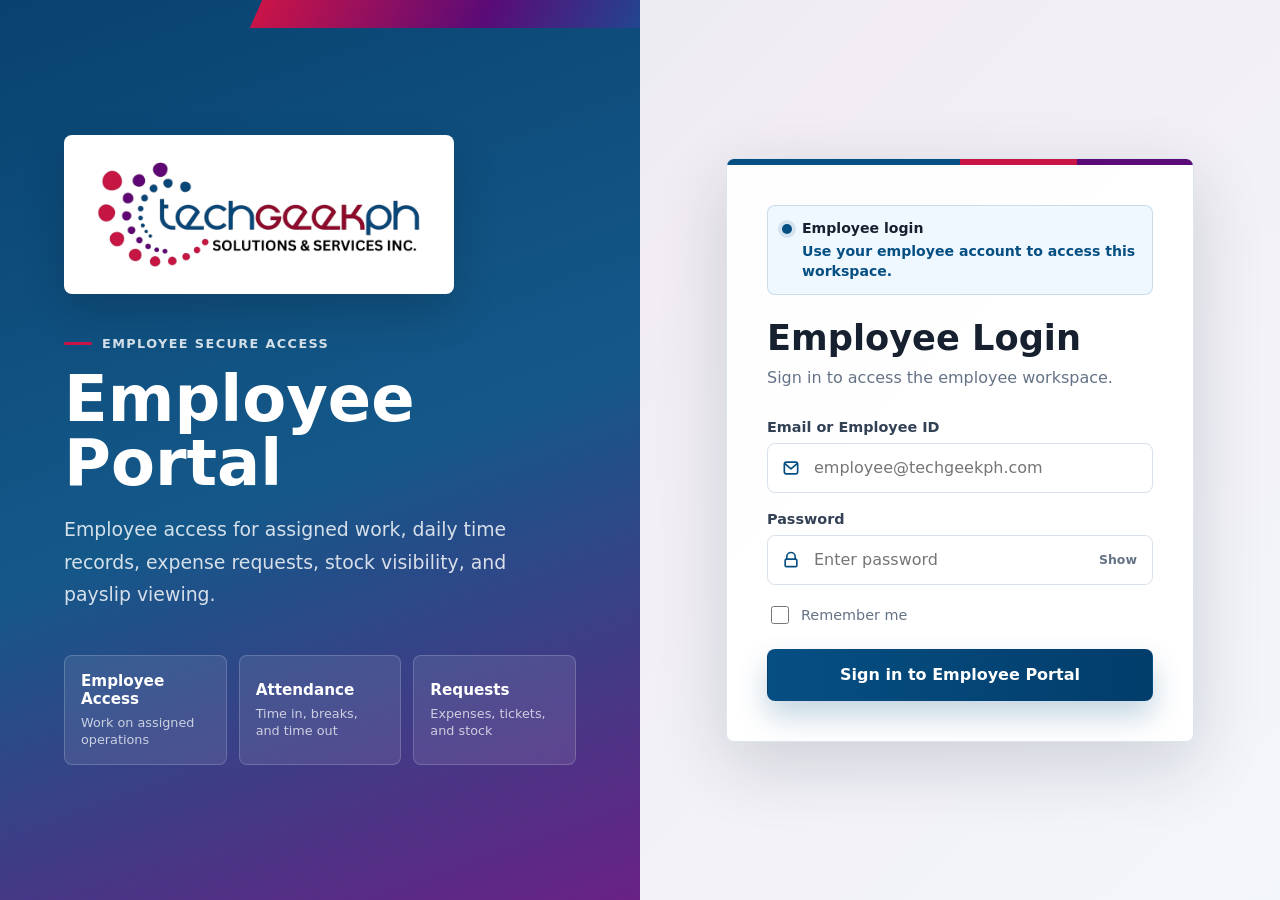
<file: daily_time_record.html>
<!doctype html>
<html lang="en">
<head>
  <meta charset="utf-8">
  <meta name="viewport" content="width=device-width, initial-scale=1">
  <title>TechGeekPH Daily Time Record</title>
  <style>

    :root {
      --blue:#064f83;
      --blue-strong:#023d6b;
      --crimson:#c91448;
      --ink:#16202f;
      --muted:#657386;
      --line:#d9e1ec;
      --soft:#f3f6fa;
      --surface:#ffffff;
      --ok:#1f8a66;
      --warn:#b7791f;
      --danger:#c91448;
      --shadow:0 12px 30px rgba(14,34,55,.07);
      font-family:Inter, ui-sans-serif, system-ui, -apple-system, BlinkMacSystemFont, "Segoe UI", sans-serif;
    }
    *{box-sizing:border-box;}
    html,body{width:100%;max-width:100%;overflow-x:hidden;}
    body{min-height:100vh;margin:0;color:var(--ink);background:var(--soft);}
    button,input,select,textarea{font:inherit;font-size:16px;}
    button{cursor:pointer;}
    .app{min-height:100vh;display:grid;grid-template-columns:280px minmax(0,1fr);}
    .sidebar{position:sticky;top:0;height:100vh;display:flex;flex-direction:column;gap:18px;padding:16px;color:#fff;background:linear-gradient(180deg,var(--blue-strong),var(--blue) 62%,#083453);overflow-y:auto;}
    .brand{display:grid;gap:12px;padding-bottom:16px;border-bottom:1px solid rgba(255,255,255,.16);}
    .brand-logo{display:grid;place-items:center;width:165px;min-height:70px;padding:10px;border-radius:8px;background:#fff;}
    .brand-logo img{display:block;width:100%;height:auto;object-fit:contain;}
    .brand strong{display:block;font-size:1rem;}
    .brand span{display:block;margin-top:5px;color:rgba(255,255,255,.76);font-size:.84rem;line-height:1.45;}
    .nav{display:grid;gap:7px;}
    .nav a,.nav-toggle{display:flex;align-items:center;justify-content:flex-start;width:100%;min-height:42px;border:0;border-radius:10px;color:rgba(255,255,255,.86);background:transparent;padding:0 13px;text-align:left;text-decoration:none;font-weight:850;cursor:pointer;}
    .nav a:hover,.nav a.is-active,.nav-toggle:hover,.nav-toggle.is-active{color:#fff;background:rgba(255,255,255,.13);}
    .nav-group{display:grid;gap:6px;margin:2px 0;border:1px solid rgba(255,255,255,.16);border-radius:12px;padding:8px;background:rgba(255,255,255,.06);}
    .nav-toggle{min-height:36px;border-radius:9px;color:#fff;background:rgba(255,255,255,.12);padding:0 11px;font-weight:950;}
    .nav-toggle::after{content:">";margin-left:auto;font-size:.95rem;opacity:.75;transform:rotate(0deg);}
    .nav-group.is-open .nav-toggle::after{transform:rotate(90deg);}
    .nav-panel{display:none;gap:5px;margin-left:14px;padding-left:10px;border-left:1px solid rgba(255,255,255,.24);}
    .nav-group.is-open .nav-panel{display:grid;}
    .nav-panel a{min-height:34px;font-size:.82rem;border-radius:8px;padding:0 10px;font-weight:820;line-height:1.15;white-space:normal;}
    .nav-panel a.is-active{background:rgba(255,255,255,.19);color:#fff;}
    .sidebar-footer{margin-top:auto;display:grid;gap:10px;}
    .logout{min-height:44px;border:1px solid rgba(255,255,255,.28);border-radius:10px;color:#fff;background:transparent;font-weight:900;text-align:left;padding:0 13px;}
    .logout:hover{background:rgba(255,255,255,.12);}
    .main{min-width:0;display:grid;grid-template-rows:auto 1fr;}
    .topbar{position:sticky;top:0;z-index:4;display:flex;align-items:center;justify-content:space-between;gap:18px;min-height:84px;padding:16px clamp(16px,3vw,34px);border-bottom:1px solid var(--line);background:rgba(255,255,255,.96);backdrop-filter:blur(12px);}
    .title-block h1{margin:0;font-size:clamp(1.35rem,2.2vw,2rem);}
    .title-block p{margin:5px 0 0;color:var(--muted);font-size:.92rem;}
    .user-chip{display:flex;align-items:center;gap:12px;min-width:0;}
    .avatar{display:grid;place-items:center;width:42px;height:42px;border-radius:50%;color:#fff;background:linear-gradient(135deg,var(--crimson),var(--blue));font-weight:950;}
    .user-chip strong,.user-chip span{display:block;}
    .user-chip strong{font-size:.94rem;}
    .user-chip span{margin-top:2px;color:var(--muted);font-size:.78rem;}
    .content{display:grid;gap:18px;min-width:0;padding:clamp(16px,3vw,30px);max-width:1600px;width:100%;margin:0 auto;}
    .notice{margin:0;padding:12px 14px;border:1px solid rgba(183,121,31,.24);border-radius:10px;background:#fff8ea;color:#7a4e10;font-size:.86rem;line-height:1.45;}
    .notice.ok{border-color:rgba(31,138,102,.28);color:#126247;background:#eefaf5;}
    .notice.error{border-color:rgba(201,20,72,.26);color:#98113b;background:#fff1f5;}
    .is-hidden{display:none!important;}
    .summary-grid{display:grid;grid-template-columns:repeat(4,minmax(0,1fr));gap:12px;}
    .card,.panel{border:1px solid var(--line);border-radius:14px;background:var(--surface);box-shadow:var(--shadow);min-width:0;}
    .card{min-height:112px;padding:16px;}
    .card span,.card strong,.card small{display:block;}
    .card span{color:var(--muted);font-size:.79rem;font-weight:900;}
    .card strong{margin-top:13px;color:var(--blue);font-size:1.68rem;line-height:1.1;overflow-wrap:anywhere;}
    .card small{margin-top:8px;color:#7d8b9d;font-size:.74rem;}
    .layout{display:grid;grid-template-columns:minmax(0,1.25fr) minmax(330px,.75fr);gap:18px;align-items:start;}
    .layout.full{grid-template-columns:1fr;}
    .time-actions-panel{order:1;}
    .records-panel{order:2;}
    .attendance-action-form{
      display:grid;
      grid-template-columns:minmax(240px,.85fr) minmax(180px,1fr) minmax(180px,1fr) minmax(120px,auto);
      gap:14px;
      align-items:end;
      overflow:hidden;
    }
    .attendance-action-form > *{min-width:0;}
    .attendance-action-form .live-box{align-self:stretch;}
    .attendance-action-form #gpsBtn{width:100%;min-width:0;}
    .attendance-action-form .action-grid{
      grid-column:1/-1;
      grid-template-columns:repeat(2,minmax(160px,1fr));
      width:100%;
      min-width:0;
    }
    .attendance-action-form .action-btn{width:100%;min-width:0;overflow:hidden;text-overflow:ellipsis;}
    .today-snapshot-grid{display:grid;grid-template-columns:repeat(3,minmax(0,1fr));gap:12px;padding:16px;}
    .panel-head{display:flex;align-items:center;justify-content:space-between;gap:14px;padding:16px;border-bottom:1px solid var(--line);}
    .panel-head h2{margin:0;font-size:1.05rem;}
    .panel-head p{margin:4px 0 0;color:var(--muted);font-size:.82rem;line-height:1.4;}
    .mode-chip,.status-chip{display:inline-flex;align-items:center;min-height:30px;padding:0 11px;border-radius:999px;border:1px solid #cde4f6;background:#f0f8ff;color:var(--blue);font-size:.76rem;font-weight:900;white-space:nowrap;}
    .status-chip{border-color:rgba(31,138,102,.28);background:#eefaf5;color:#126247;}
    .status-chip.warn{border-color:rgba(183,121,31,.28);background:#fff8ea;color:#7a4e10;}
    .status-chip.done{border-color:#d8dfea;background:#eef2f7;color:#475569;}
    .status-chip.alert{border-color:rgba(201,20,72,.26);background:#fff1f5;color:#98113b;}
    .compact-form,.form-grid{display:grid;gap:14px;padding:16px;}
    .form-grid{grid-template-columns:repeat(2,minmax(0,1fr));}
    .field.full{grid-column:1/-1;}
    .field label{display:block;margin-bottom:7px;color:#334155;font-size:.78rem;font-weight:900;}
    .field input,.field select,.field textarea{width:100%;min-width:0;min-height:42px;border:1px solid var(--line);border-radius:10px;background:#fff;padding:0 12px;color:var(--ink);outline:none;}
    .field textarea{min-height:92px;padding:10px 12px;resize:vertical;}
    .field input:focus,.field select:focus,.field textarea:focus{border-color:var(--blue);box-shadow:0 0 0 4px rgba(6,79,131,.12);}
    .toolbar{display:flex;align-items:center;justify-content:space-between;gap:10px;padding:14px 16px;border-bottom:1px solid var(--line);background:#fbfdff;flex-wrap:wrap;}
    .toolbar-left,.toolbar-right,.toolbar-group{display:flex;align-items:center;gap:10px;flex-wrap:wrap;min-width:0;}
    .search,.filter,.date-filter{min-height:42px;border:1px solid var(--line);border-radius:10px;background:#fff;padding:0 12px;color:var(--ink);outline:none;min-width:0;}
    .search{width:min(380px,100%);}
    .primary-btn,.ghost-btn,.danger-btn,.small-btn,.ok-btn,.warn-btn{display:inline-flex;align-items:center;justify-content:center;gap:8px;min-height:42px;border-radius:10px;padding:0 14px;font-weight:900;text-decoration:none;white-space:nowrap;}
    .primary-btn{border:1px solid var(--blue);color:#fff;background:var(--blue);}
    .ghost-btn,.small-btn{border:1px solid var(--line);color:var(--blue);background:#fff;}
    .ok-btn{border:1px solid rgba(31,138,102,.35);color:#126247;background:#eefaf5;}
    .warn-btn{border:1px solid rgba(183,121,31,.28);color:#7a4e10;background:#fff8ea;}
    .danger-btn{border:1px solid #f0b5c3;color:var(--danger);background:#fff5f7;}
    .small-btn,.ok-btn.small,.warn-btn.small,.danger-btn.small{min-height:32px;padding:0 10px;font-size:.78rem;}
    button:disabled{opacity:.65;cursor:not-allowed;}
    .table-wrap{width:100%;max-width:100%;overflow:auto;-webkit-overflow-scrolling:touch;}
    table{width:100%;min-width:1120px;border-collapse:collapse;font-size:.84rem;}
    th,td{padding:11px 12px;border-bottom:1px solid #edf1f6;text-align:left;vertical-align:top;}
    th{color:#475569;background:#f9fbfd;font-size:.72rem;text-transform:uppercase;letter-spacing:.035em;white-space:nowrap;}
    td{color:#263244;overflow-wrap:anywhere;}
    .records-table{min-width:1080px;}
    .employee-cell strong,.employee-cell span{display:block;}
    .employee-cell span{color:var(--muted);margin-top:2px;font-size:.76rem;}
    .action-grid{display:grid;grid-template-columns:repeat(2,minmax(0,1fr));gap:10px;}
    .action-btn{min-height:54px;flex-direction:column;gap:2px;}
    .action-btn small{display:block;font-size:.68rem;opacity:.8;font-weight:800;}
    .detail{border:1px solid #edf1f6;border-radius:10px;padding:10px 12px;min-height:64px;background:#fbfdff;}
    .detail span{display:block;color:var(--muted);font-size:.72rem;font-weight:850;text-transform:uppercase;letter-spacing:.035em;}
    .detail strong{display:block;margin-top:6px;color:var(--ink);font-size:.9rem;font-weight:750;overflow-wrap:anywhere;}
    .info-box{display:grid;gap:10px;padding:16px;color:#475569;font-size:.86rem;line-height:1.5;}
    .live-box{display:grid;gap:8px;padding:16px;border:1px solid #edf1f6;border-radius:12px;background:#fbfdff;}
    .live-time{display:block;color:var(--blue);font-size:1.65rem;font-weight:950;letter-spacing:-.03em;line-height:1;}
    .live-date{display:block;color:var(--muted);font-size:.82rem;font-weight:750;}
    .empty-state{display:grid;place-items:center;min-height:110px;color:var(--muted);text-align:center;}
    @media (max-width:1180px){
      .app{grid-template-columns:240px minmax(0,1fr);}
      .layout{grid-template-columns:1fr;}
      .summary-grid{grid-template-columns:repeat(2,minmax(0,1fr));}
      .attendance-action-form{grid-template-columns:repeat(2,minmax(0,1fr));}
      .attendance-action-form .live-box{grid-column:1/-1;}
      .attendance-action-form #gpsBtn{grid-column:1/-1;}
      .attendance-action-form .action-grid{grid-column:1/-1;grid-template-columns:repeat(2,minmax(0,1fr));}
    }
    @media (max-width:860px){
      .app{display:block;}
      .sidebar{position:relative;height:auto;padding:12px;}
      .brand{grid-template-columns:auto 1fr;align-items:center;gap:10px;padding-bottom:10px;}
      .brand-logo{width:118px;min-height:46px;}
      .nav{grid-template-columns:1fr!important;}
      .nav-group{width:100%;}
      .nav-panel{grid-template-columns:1fr!important;margin-left:14px;padding-left:10px;border-left:1px solid rgba(255,255,255,.24);}
      .nav a,.nav-toggle,.logout{justify-content:flex-start;text-align:left;min-height:38px;padding:0 10px;font-size:.82rem;}
      .sidebar-footer{margin-top:0;}
      .topbar{position:relative;min-height:auto;padding:14px 16px;}
      .content{padding:14px;}
      .form-grid{grid-template-columns:1fr;}
      .field.full{grid-column:auto;}
      .attendance-action-form{grid-template-columns:1fr;}
      .attendance-action-form .live-box{grid-row:auto;grid-column:auto;}
      .attendance-action-form #gpsBtn{grid-column:auto;}
      .attendance-action-form .action-grid{grid-column:auto;grid-template-columns:1fr;}
      .today-snapshot-grid{grid-template-columns:1fr;}
    }
    @media (max-width:680px){
      body{background:#f2f5f9;}
      .brand{grid-template-columns:1fr;}
      .nav{grid-template-columns:1fr!important;}
      .topbar{display:grid;gap:12px;}
      .user-chip{width:100%;padding:10px;border:1px solid var(--line);border-radius:12px;background:#fff;}
      .summary-grid{grid-template-columns:1fr;}
      .panel-head,.toolbar,.toolbar-left,.toolbar-right,.toolbar-group{display:grid;grid-template-columns:1fr;align-items:stretch;width:100%;}
      .search,.filter,.date-filter,.primary-btn,.ghost-btn,.danger-btn,.ok-btn,.warn-btn{width:100%;}
      .action-grid{grid-template-columns:1fr;}
      .table-wrap{overflow:visible;}
      table,.records-table{min-width:0;width:100%;border-collapse:separate;border-spacing:0 12px;}
      thead{display:none;}
      tbody{display:grid;gap:12px;}
      tr{display:grid;border:1px solid var(--line);border-radius:14px;background:#fff;box-shadow:0 8px 20px rgba(14,34,55,.05);overflow:hidden;}
      td{display:grid;grid-template-columns:128px minmax(0,1fr);gap:9px;width:100%;padding:10px 12px;border-bottom:1px solid #edf1f6;white-space:normal;}
      td:last-child{border-bottom:0;}
      td::before{content:attr(data-label);color:var(--muted);font-size:.72rem;font-weight:950;text-transform:uppercase;letter-spacing:.03em;}
      .small-btn{width:100%;}
    }
    @media (max-width:420px){
      .content{padding:10px;}
      td{grid-template-columns:1fr;gap:5px;}
      .title-block h1{font-size:1.26rem;}
    }

  </style>
<style id="standard-admin-sidebar-format">
    /* Standard admin sidebar format */
    :root {
      --blue-strong: #023d6b;
      --blue: #064f83;
      --crimson: #c91448;
      --line: #d9e1ec;
    }

    .app {
      min-height: 100vh !important;
      display: grid !important;
      grid-template-columns: 280px minmax(0, 1fr) !important;
      width: 100% !important;
      max-width: 100vw !important;
    }

    .sidebar {
      position: sticky !important;
      top: 0 !important;
      height: 100vh !important;
      display: flex !important;
      flex-direction: column !important;
      gap: 18px !important;
      padding: 16px !important;
      color: #fff !important;
      background: linear-gradient(180deg, var(--blue-strong), var(--blue) 62%, #083453) !important;
      overflow-y: auto !important;
      -webkit-overflow-scrolling: touch !important;
    }

    .brand {
      display: grid !important;
      grid-template-columns: 1fr !important;
      gap: 12px !important;
      padding-bottom: 16px !important;
      border-bottom: 1px solid rgba(255, 255, 255, 0.16) !important;
    }

    .brand-logo {
      display: grid !important;
      place-items: center !important;
      width: 165px !important;
      min-height: 70px !important;
      padding: 10px !important;
      border-radius: 8px !important;
      background: #fff !important;
    }

    .brand-logo img {
      display: block !important;
      width: 100% !important;
      height: auto !important;
      object-fit: contain !important;
    }

    .brand strong {
      display: block !important;
      font-size: 1rem !important;
      font-weight: 900 !important;
    }

    .brand span {
      display: block !important;
      margin-top: 5px !important;
      color: rgba(255, 255, 255, 0.76) !important;
      font-size: 0.84rem !important;
      line-height: 1.45 !important;
    }

    .nav {
      display: grid !important;
      grid-template-columns: 1fr !important;
      gap: 7px !important;
      width: 100% !important;
    }

    .nav a,
    .nav-toggle {
      display: flex !important;
      align-items: center !important;
      justify-content: flex-start !important;
      width: 100% !important;
      min-height: 42px !important;
      border: 0 !important;
      border-radius: 10px !important;
      color: rgba(255, 255, 255, 0.86) !important;
      background: transparent !important;
      padding: 0 13px !important;
      text-align: left !important;
      text-decoration: none !important;
      font-size: 0.88rem !important;
      font-weight: 850 !important;
      line-height: 1.18 !important;
      cursor: pointer !important;
      white-space: normal !important;
    }

    .nav a:hover,
    .nav a.is-active,
    .nav-toggle:hover,
    .nav-toggle.is-active {
      color: #fff !important;
      background: rgba(255, 255, 255, 0.13) !important;
    }

    .nav-group {
      display: grid !important;
      grid-template-columns: 1fr !important;
      gap: 6px !important;
      margin: 2px 0 !important;
      border: 1px solid rgba(255, 255, 255, 0.16) !important;
      border-radius: 12px !important;
      padding: 8px !important;
      background: rgba(255, 255, 255, 0.06) !important;
      width: 100% !important;
    }

    .nav-toggle {
      min-height: 36px !important;
      border-radius: 9px !important;
      color: #fff !important;
      background: rgba(255, 255, 255, 0.12) !important;
      padding: 0 11px !important;
      font-weight: 950 !important;
    }

    .nav-toggle::after {
      content: ">" !important;
      margin-left: auto !important;
      font-size: 0.95rem !important;
      opacity: 0.75 !important;
      transform: rotate(0deg) !important;
    }

    .nav-group.is-open .nav-toggle::after {
      transform: rotate(90deg) !important;
    }

    .nav-panel {
      display: none !important;
      grid-template-columns: 1fr !important;
      gap: 5px !important;
      margin-left: 14px !important;
      padding-left: 10px !important;
      border-left: 1px solid rgba(255, 255, 255, 0.24) !important;
    }

    .nav-group.is-open .nav-panel {
      display: grid !important;
    }

    .nav-panel a {
      min-height: 34px !important;
      padding: 0 10px !important;
      border-radius: 8px !important;
      font-size: 0.82rem !important;
      font-weight: 820 !important;
      line-height: 1.15 !important;
      white-space: normal !important;
      justify-content: flex-start !important;
      text-align: left !important;
    }

    .nav-panel a.is-active {
      background: rgba(255, 255, 255, 0.19) !important;
      color: #fff !important;
    }

    .sidebar-footer {
      margin-top: auto !important;
      display: grid !important;
      gap: 10px !important;
    }

    .logout {
      min-height: 44px !important;
      width: 100% !important;
      border: 1px solid rgba(255, 255, 255, 0.28) !important;
      border-radius: 10px !important;
      color: #fff !important;
      background: transparent !important;
      font-weight: 900 !important;
      text-align: left !important;
      padding: 0 13px !important;
      justify-content: flex-start !important;
    }

    .logout:hover {
      background: rgba(255, 255, 255, 0.12) !important;
    }

    @media (max-width: 1120px) {
      .app {
        grid-template-columns: 250px minmax(0, 1fr) !important;
      }
    }

    @media (max-width: 860px) {
      .app {
        display: block !important;
      }

      .sidebar {
        position: relative !important;
        height: auto !important;
        min-height: auto !important;
        padding: 12px !important;
        gap: 12px !important;
      }

      .brand {
        grid-template-columns: auto 1fr !important;
        align-items: center !important;
        gap: 10px !important;
        padding-bottom: 10px !important;
      }

      .brand-logo {
        width: 118px !important;
        min-height: 46px !important;
      }

      .nav,
      .nav-panel {
        grid-template-columns: 1fr !important;
      }

      .nav a,
      .nav-toggle,
      .logout {
        justify-content: flex-start !important;
        text-align: left !important;
      }

      .sidebar-footer {
        margin-top: 0 !important;
      }
    }

    @media (max-width: 680px) {
      .brand {
        grid-template-columns: 1fr !important;
      }

      .brand-logo {
        width: 124px !important;
      }
    }
  </style>
  <link rel="stylesheet" href="assets/employee-shell.css">
</head>
<body>
  <main class="app">
      <aside class="sidebar" data-employee-sidebar>
    <div class="brand">
      <div class="brand-logo">
        <img src="assets/TechGeekPH%20-%20logo.png" alt="TechGeekPH">
      </div>
      <div>
        <strong>TechGeekPH Employee</strong>
        <span>Employee portal workspace for field work, attendance, expenses, stock, and payslip access.</span>
      </div>
    </div>

    <nav class="nav" aria-label="Employee navigation">
      <a href="dashboard.html">Dashboard</a>

      <div class="nav-group">
        <button class="nav-toggle" type="button">Operations</button>
        <div class="nav-panel">
          <a href="application_form.html">Application Form</a>
          <a href="clients.html">Clients</a>
          <a href="tickets.html">Tickets</a>
          <a href="nap-checker.html">NAP Checker</a>
        </div>
      </div>

      <div class="nav-group">
        <button class="nav-toggle" type="button">Attendance &amp; Expenses</button>
        <div class="nav-panel">
          <a href="daily_time_record.html">My Time Record</a>
          <a href="my_expense_request.html">My Expense Request</a>
          <a href="payslip_generator.html">Payslip Generator</a>
        </div>
      </div>

      <div class="nav-group">
        <button class="nav-toggle" type="button">Stock</button>
        <div class="nav-panel">
          <a href="consumable_stock.html">Consumable Stock</a>
        </div>
      </div>
    </nav>

    <div class="sidebar-footer">
      <button class="logout" type="button" id="logoutBtn">Log out</button>
    </div>
  </aside>

    <section class="main">
      <header class="topbar">
        <div class="title-block">
          <h1>My Time Record</h1>
          <p>Time in, break, and time out under your employee account.</p>
        </div>
        <div class="user-chip">
          <div class="avatar" id="avatar">TG</div>
          <div><strong id="userName">TechGeekPH User</strong><span id="userRole">Portal access</span></div>
        </div>
      </header>

      <div class="content">
        <p class="notice is-hidden" id="notice"></p>

        <div class="summary-grid">
          <article class="card"><span>My Logs</span><strong id="metricTotal">--</strong><small>Records under your account</small></article>
          <article class="card"><span>Today Status</span><strong id="metricToday">--</strong><small>Current attendance status</small></article>
          <article class="card"><span>Time In</span><strong id="metricTimeIn">--</strong><small>Today's time in</small></article>
          <article class="card"><span>Time Out</span><strong id="metricTimeOut">--</strong><small>Today's time out</small></article>
        </div>

        <div class="layout full">
<section class="panel time-actions-panel">
            <div class="panel-head">
              <div>
                <h2>Time Actions</h2>
                <p>Recommended flow: Time In -> Time Out.</p>
              </div>
              <span class="mode-chip" id="todayBadge">Today</span>
            </div>

            <form class="compact-form attendance-action-form" id="attendanceForm">
              <div class="live-box">
                <div>
                  <span class="live-time" id="liveTime">--:--</span>
                  <span class="live-date" id="liveDate">Today</span>
                </div>
                <span class="status-chip" id="currentStatusChip">No log yet</span>
              </div>

              <div class="field">
                <label for="locationLink">Location Link</label>
                <input id="locationLink" name="locationLink" placeholder="Google Maps URL / optional">
              </div>
              <div class="field">
                <label for="remarks">Remarks</label>
                <input id="remarks" name="remarks" placeholder="Optional notes">
              </div>
              <button class="ghost-btn" type="button" id="gpsBtn">Use GPS</button>

              <div class="action-grid">
                <button class="primary-btn action-btn" type="button" data-att-action="attendanceTimeIn">Time In<small>Start shift</small></button>
                <button class="danger-btn action-btn" type="button" data-att-action="attendanceTimeOut">Time Out<small>End shift</small></button>
              </div>
            </form>

            <div class="panel-head" style="border-top:1px solid var(--line);">
              <div>
                <h2>Today</h2>
                <p>Quick attendance snapshot</p>
              </div>
            </div>
            <div class="compact-form today-snapshot-grid">
              <div class="detail"><span>Status</span><strong id="sideStatus">--</strong></div>
              <div class="detail"><span>Time In</span><strong id="sideTimeIn">--</strong></div>
              <div class="detail"><span>Time Out</span><strong id="sideTimeOut">--</strong></div>
            </div>

            <div class="info-box">
              <span><b>Workflow:</b> Time In -> Time Out.</span>
              <span><b>Reminder:</b> Use GPS when you are on-site or in the office.</span>
            </div>
          </section>

<section class="panel records-panel">
            <div class="panel-head">
              <div>
                <h2>My Time Records</h2>
                <p>Filtered to your logged-in employee record.</p>
              </div>
              <button class="ghost-btn" type="button" id="refreshBtn">Refresh</button>
            </div>

            <div class="toolbar pro-toolbar">
              <div class="toolbar-group toolbar-left">
                <input class="search" id="searchInput" placeholder="Search date, status, remarks">
                <select class="filter" id="statusFilter">
                  <option value="">All status</option>
                  <option>Time In</option>
                  <option>Timed Out</option>
                </select>
                <input class="date-filter" id="dateFilter" type="date">
              </div>
              <div class="toolbar-right">
                <button class="ghost-btn" type="button" id="clearFilterBtn">Clear Filter</button>
              </div>
            </div>

            <div class="table-wrap">
              <table class="records-table">
                <thead>
                  <tr>
                    <th>Attendance ID</th>
                    <th>Date</th>
                    <th>Employee</th>
                    <th>Time In</th>
                    <th>Time Out</th>
                    <th>Status</th>
                    <th>Location</th>
                    <th>Remarks</th>
                  </tr>
                </thead>
                <tbody id="recordRows"><tr><td colspan="8">Loading attendance records...</td></tr></tbody>
              </table>
            </div>
          </section>
        </div>
      </div>
    </section>
  </main>
<script>
const BACKEND_URL = "https://script.google.com/macros/s/AKfycbxDY5TsonrB58YaN8LGbrrrc_ZD1QVpF1WK0p6jToIR2FBSqGaHfsgaE1CCiH1MvukV/exec";
    const SESSION_KEY = "techgeekph_session";
    const LEGACY_SESSION_KEY = "techgeekph_employee_session";

    function loadSession() {
      try {
        const primary = JSON.parse(localStorage.getItem(SESSION_KEY) || "{}");
        if (primary && Object.keys(primary).length) return primary;
      } catch (error) {}

      try {
        return JSON.parse(localStorage.getItem(LEGACY_SESSION_KEY) || "{}");
      } catch (error) {
        return {};
      }
    }

    function getSessionToken() {
      const session = loadSession();
      return session.token || session.sessionToken || session.accessToken || "";
    }

    function getSessionUser() {
      const session = loadSession();
      return session.user || {};
    }

    function isSessionError(message) {
      const text = String(message || "").toLowerCase();
      return text.includes("session expired") ||
        text.includes("no session token") ||
        text.includes("please login again") ||
        text.includes("please log in again") ||
        text.includes("access denied") ||
        text.includes("invalid token");
    }

    function redirectToLogin(message) {
      try { localStorage.removeItem(SESSION_KEY); } catch (error) {}
      try { localStorage.removeItem(LEGACY_SESSION_KEY); } catch (error) {}

      const notice = document.querySelector("#notice");
      if (notice) {
        notice.textContent = message || "Session expired. Redirecting to login page...";
        notice.classList.remove("is-hidden", "ok");
        notice.classList.add("error");
      }

      setTimeout(function() {
        window.location.replace("index.html");
      }, 650);
    }

    function initialsFrom(value) {
      return String(value || "TG")
        .replace(/@.*/, "")
        .split(/[.\s_-]+/)
        .filter(Boolean)
        .slice(0, 2)
        .map(part => part[0].toUpperCase())
        .join("") || "TG";
    }

    function normalize(value) { return String(value || "").trim().toLowerCase(); }

    function escapeHtml(value) {
      return String(value || "")
        .replace(/&/g, "&amp;")
        .replace(/</g, "&lt;")
        .replace(/>/g, "&gt;")
        .replace(/"/g, "&quot;");
    }

    function key(row, names) {
      for (const name of names) {
        if (row && row[name] !== undefined && row[name] !== null && String(row[name]).trim() !== "") return row[name];
      }
      return "";
    }

    function todayLocal() {
      return localDateKey(new Date());
    }

    function manilaDateParts(dateObj) {
      const parts = new Intl.DateTimeFormat("en-PH", {
        timeZone: "Asia/Manila",
        year: "numeric",
        month: "2-digit",
        day: "2-digit"
      }).formatToParts(dateObj);

      const mapped = {};
      parts.forEach(part => {
        if (part.type !== "literal") mapped[part.type] = part.value;
      });

      return {
        year: mapped.year || "",
        month: mapped.month || "",
        day: mapped.day || ""
      };
    }

    function localDateKey(dateObj) {
      const parts = manilaDateParts(dateObj);
      if (!parts.year || !parts.month || !parts.day) return "";
      return parts.year + "-" + parts.month + "-" + parts.day;
    }

    function dateOnly(value) {
      const raw = String(value || "").trim();
      if (!raw) return "";

      /*
        Google Sheets / Apps Script may return Philippine dates as UTC ISO values.
        Example: 2026-07-02T16:00:00.000Z is already 2026-07-03 in the Philippines.
        This converts all date-time values using Asia/Manila before matching/displaying.
      */
      if (/^\d{4}-\d{2}-\d{2}$/.test(raw)) return raw;

      if (/^\d{4}-\d{2}-\d{2}[T\s]/.test(raw) || /Z$|[+-]\d{2}:?\d{2}$/.test(raw)) {
        const parsedDateTime = new Date(raw);
        if (!isNaN(parsedDateTime.getTime())) return localDateKey(parsedDateTime);
      }

      const parsed = new Date(raw);
      if (!isNaN(parsed.getTime())) return localDateKey(parsed);

      if (/^\d{4}-\d{2}-\d{2}/.test(raw)) return raw.substring(0, 10);
      return raw.substring(0, 10);
    }

    function formatDateDisplay(value) {
      const dateKey = dateOnly(value);
      if (!dateKey) return "--";

      const parts = dateKey.match(/^(\d{4})-(\d{2})-(\d{2})$/);
      if (!parts) return dateKey;

      // Philippine display format: MM/DD/YYYY
      return parts[2] + "/" + parts[3] + "/" + parts[1];
    }

    function to12HourTime(hours, minutes, seconds, includeSeconds) {
      let h = Number(hours);
      const m = String(minutes || "00").padStart(2, "0");
      const s = String(seconds || "00").padStart(2, "0");
      if (!Number.isFinite(h)) return "--";
      const ampm = h >= 12 ? "PM" : "AM";
      h = h % 12;
      if (h === 0) h = 12;
      return String(h) + ":" + m + (includeSeconds ? ":" + s : "") + " " + ampm;
    }

    function formatTimeDisplay(value) {
      if (value === undefined || value === null || value === "") return "--";
      const raw = String(value).trim();
      if (!raw) return "--";

      // Already formatted 12-hour time from the backend.
      if (/\b(am|pm)\b/i.test(raw)) {
        return raw.replace(/\s+/g, " ").toUpperCase();
      }

      // Google Sheets can return a time as a fraction of one day.
      if (/^\d*\.?\d+$/.test(raw)) {
        const serial = Number(raw);
        if (Number.isFinite(serial) && serial >= 0 && serial < 1) {
          const totalMinutes = Math.round(serial * 24 * 60) % (24 * 60);
          return to12HourTime(Math.floor(totalMinutes / 60), totalMinutes % 60, 0, false);
        }
      }

      // Apps Script usually serializes Sheet time cells as UTC ISO strings.
      // Convert these values to Philippine Standard Time before displaying them.
      const hasDatePart = /^\d{4}-\d{2}-\d{2}[T\s]/.test(raw);
      const hasTimeZone = /Z$|[+-]\d{2}:?\d{2}$/.test(raw);
      if (hasDatePart && hasTimeZone) {
        const parsedIso = new Date(raw);
        if (!isNaN(parsedIso.getTime())) {
          return new Intl.DateTimeFormat("en-PH", {
            timeZone: "Asia/Manila",
            hour: "numeric",
            minute: "2-digit",
            hour12: true
          }).format(parsedIso);
        }
      }

      // Plain HH:mm or local date-time without a timezone must not be shifted.
      const timeMatch = raw.match(/(?:T|\s|^)(\d{1,2}):(\d{2})(?::(\d{2}))?/);
      if (timeMatch) {
        return to12HourTime(timeMatch[1], timeMatch[2], timeMatch[3], false);
      }

      const parsed = new Date(raw);
      if (!isNaN(parsed.getTime())) {
        return new Intl.DateTimeFormat("en-PH", {
          timeZone: "Asia/Manila",
          hour: "numeric",
          minute: "2-digit",
          hour12: true
        }).format(parsed);
      }

      return raw;
    }

    function statusClass(status) {
      const s = normalize(status);
      if (s === "on break") return "warn";
      if (s === "timed out" || s === "done") return "done";
      if (s === "absent" || s === "cancelled") return "alert";
      return "";
    }

    function setUser(fields, adminLink) {
      const session = loadSession();
      const user = session.user || {};
      const name = user.fullName || user.name || user.email || session.email || "TechGeekPH User";
      const role = user.role || session.role || "portal";

      fields.userName.textContent = name;
      fields.userRole.textContent = String(role).charAt(0).toUpperCase() + String(role).slice(1).toLowerCase() + " access";
      fields.avatar.textContent = initialsFrom(name);

      if (adminLink && String(role).toUpperCase() !== "ADMIN") {
        adminLink.style.display = "none";
      }
    }

    async function callBackend(action, payload) {
      const token = getSessionToken();
      if (!token) {
        redirectToLogin("Session expired. Please login again.");
        throw new Error("Session expired. Please login again.");
      }

      const data = Object.assign({}, payload || {}, {
        action,
        method: action,
        token,
        sessionToken: token
      });

      const params = new URLSearchParams();
      Object.keys(data).forEach(k => {
        if (data[k] !== undefined && data[k] !== null) {
          params.set(k, typeof data[k] === "object" ? JSON.stringify(data[k]) : data[k]);
        }
      });

      const response = await fetch(BACKEND_URL + "?" + params.toString(), {
        method: "GET",
        redirect: "follow"
      });

      const text = await response.text();

      if (/^[\s\r\n]*[\[{]/.test(text)) {
        const json = JSON.parse(text);
        const message = (json && json.message) || "";
        if ((!json || json.success === false || json.ok === false) && isSessionError(message)) {
          redirectToLogin("Session expired. Please login again.");
        }
        return json;
      }

      if (isSessionError(text)) {
        redirectToLogin("Session expired. Please login again.");
      }

      if (/<html[\s>]/i.test(text) || /sandboxFrame/i.test(text)) {
        return {
          success: false,
          ok: false,
          message: "Apps Script returned HTML instead of JSON. Please check Web App deployment/access."
        };
      }

      return { success: false, ok: false, message: text.trim() || "Unexpected backend response." };
    }

    function showNotice(fields, message, type) {
      fields.notice.textContent = message;
      fields.notice.classList.remove("is-hidden", "ok", "error");
      if (type === "ok") fields.notice.classList.add("ok");
      if (type === "error") fields.notice.classList.add("error");
    }

    function hideNotice(fields) {
      fields.notice.classList.add("is-hidden");
      fields.notice.textContent = "";
      fields.notice.classList.remove("ok", "error");
    }

    function updateLiveClock() {
      const timeEl = document.querySelector("#liveTime");
      const dateEl = document.querySelector("#liveDate");
      if (!timeEl || !dateEl) return;
      const now = new Date();
      timeEl.textContent = new Intl.DateTimeFormat("en-PH", {
        timeZone: "Asia/Manila",
        hour: "numeric",
        minute: "2-digit",
        second: "2-digit",
        hour12: true
      }).format(now);
      dateEl.textContent = new Intl.DateTimeFormat("en-PH", {
        timeZone: "Asia/Manila",
        weekday: "long",
        year: "numeric",
        month: "long",
        day: "numeric"
      }).format(now);
    }

    function logout() {
      localStorage.removeItem(SESSION_KEY);
      localStorage.removeItem(LEGACY_SESSION_KEY);
      window.location.replace("index.html");
    }

    function getEmployeeName(row) {
      return key(row, ["Employee Name", "employeeName", "Full Name", "Name"]);
    }

    function getEmployeeId(row) {
      return key(row, ["EmployeeID", "employeeId", "Employee ID"]);
    }

    function getStatus(row) {
      return key(row, ["Status", "status"]);
    }

    function getDisplayStatus(row) {
      if (key(row, ["Time Out", "timeOut", "timeout"])) return "Timed Out";
      if (key(row, ["Time In", "timeIn", "timein"])) return "Time In";
      return getStatus(row) || "No log";
    }

    function getDate(row) {
      return key(row, ["Date", "date"]);
    }

    function getTodayRow(records, currentUserOnly) {
      const today = todayLocal();
      const matches = records.filter(row => dateOnly(getDate(row)) === today && (!currentUserOnly || isCurrentUserRecord(row)));
      if (!matches.length) return {};

      /* Prefer the completed record; otherwise use the latest Time In record. */
      const reversed = matches.slice().reverse();
      return reversed.find(row => key(row, ["Time Out", "timeOut", "timeout"])) ||
        reversed.find(row => key(row, ["Time In", "timeIn", "timein"])) ||
        reversed[0] || {};
    }

    function isCurrentUserRecord(row) {
      const session = loadSession();
      const user = session.user || {};
      const employeeId = normalize(user.employeeId || user.EmployeeID);
      const fullName = normalize(user.fullName || user.name || session.email);
      const rowEmployeeId = normalize(getEmployeeId(row));
      const rowName = normalize(getEmployeeName(row));
      if (employeeId && rowEmployeeId) return employeeId === rowEmployeeId;
      if (fullName && rowName) return fullName === rowName;
      return true;
    }

    async function useCurrentLocation(input) {
      if (!navigator.geolocation) {
        alert("Location is not supported on this device/browser.");
        return;
      }

      navigator.geolocation.getCurrentPosition(
        position => {
          const lat = position.coords.latitude;
          const lng = position.coords.longitude;
          input.value = "https://maps.google.com/?q=" + lat + "," + lng;
        },
        error => {
          alert("Unable to get location. Please allow GPS/location permission.");
        },
        { enableHighAccuracy: true, timeout: 12000, maximumAge: 0 }
      );
    }


    const MY_RECORDS_ONLY = true;

    const fields = {
      notice: document.querySelector("#notice"),
      avatar: document.querySelector("#avatar"),
      userName: document.querySelector("#userName"),
      userRole: document.querySelector("#userRole"),
      adminRecordsLink: document.querySelector("#adminRecordsLink"),
      metricTotal: document.querySelector("#metricTotal"),
      metricToday: document.querySelector("#metricToday"),
      metricTimeIn: document.querySelector("#metricTimeIn"),
      metricTimeOut: document.querySelector("#metricTimeOut"),
      todayBadge: document.querySelector("#todayBadge"),
      currentStatusChip: document.querySelector("#currentStatusChip"),
      sideStatus: document.querySelector("#sideStatus"),
      sideTimeIn: document.querySelector("#sideTimeIn"),
      sideTimeOut: document.querySelector("#sideTimeOut"),
      locationLink: document.querySelector("#locationLink"),
      remarks: document.querySelector("#remarks"),
      refreshBtn: document.querySelector("#refreshBtn"),
      searchInput: document.querySelector("#searchInput"),
      statusFilter: document.querySelector("#statusFilter"),
      dateFilter: document.querySelector("#dateFilter"),
      clearFilterBtn: document.querySelector("#clearFilterBtn"),
      gpsBtn: document.querySelector("#gpsBtn"),
      recordRows: document.querySelector("#recordRows"),
      logoutBtn: document.querySelector("#logoutBtn")
    };

    let attendanceRecords = [];

    function ownRecords() {
      return attendanceRecords.filter(isCurrentUserRecord);
    }

    function filteredRecords() {
      const query = normalize(fields.searchInput.value);
      const status = normalize(fields.statusFilter.value);
      const selectedDate = fields.dateFilter.value;
      return ownRecords().filter(row => {
        const rowStatus = normalize(getDisplayStatus(row));
        const rowDate = dateOnly(getDate(row));
        const text = Object.keys(row).map(k => row[k]).join(" ").toLowerCase();
        return (!status || rowStatus === status) &&
          (!selectedDate || rowDate === selectedDate) &&
          (!query || text.indexOf(query) !== -1);
      });
    }

    function renderStats() {
      const records = ownRecords();
      const todayRow = getTodayRow(records, false);
      const status = getDisplayStatus(todayRow);
      const timeIn = key(todayRow, ["Time In", "timeIn", "timein"]);
      const timeOut = key(todayRow, ["Time Out", "timeOut", "timeout"]);

      fields.metricTotal.textContent = records.length.toLocaleString();
      fields.metricToday.textContent = status || "No log";
      fields.metricTimeIn.textContent = formatTimeDisplay(timeIn);
      fields.metricTimeOut.textContent = formatTimeDisplay(timeOut);
      fields.todayBadge.textContent = todayLocal();

      fields.sideStatus.textContent = status || "No log";
      fields.sideTimeIn.textContent = formatTimeDisplay(timeIn);
      fields.sideTimeOut.textContent = formatTimeDisplay(timeOut);

      fields.currentStatusChip.textContent = status || "No log";
      fields.currentStatusChip.className = "status-chip " + statusClass(status);
    }

    function renderRows() {
      const rows = filteredRecords();
      renderStats();

      if (!rows.length) {
        fields.recordRows.innerHTML = '<tr><td colspan="8"><div class="empty-state">No time record found for the selected filter.</div></td></tr>';
        return;
      }

      fields.recordRows.innerHTML = rows.slice().reverse().map(row => {
        const location = key(row, ["Location Link", "locationLink"]);
        const status = getDisplayStatus(row);
        const employeeName = getEmployeeName(row);
        const employeeId = getEmployeeId(row);

        return "<tr>" +
          '<td data-label="Attendance ID">' + escapeHtml(key(row, ["AttendanceID", "attendanceId"])) + "</td>" +
          '<td data-label="Date">' + escapeHtml(formatDateDisplay(getDate(row))) + "</td>" +
          '<td data-label="Employee" class="employee-cell"><strong>' + escapeHtml(employeeName) + '</strong><span>' + escapeHtml(employeeId) + '</span></td>' +
          '<td data-label="Time In">' + escapeHtml(formatTimeDisplay(key(row, ["Time In", "timeIn", "timein"]))) + "</td>" +
          '<td data-label="Time Out">' + escapeHtml(formatTimeDisplay(key(row, ["Time Out", "timeOut", "timeout"]))) + "</td>" +
          '<td data-label="Status"><span class="status-chip ' + statusClass(status) + '">' + escapeHtml(status) + "</span></td>" +
          '<td data-label="Location">' + (location ? '<a class="small-btn" href="' + escapeHtml(location) + '" target="_blank" rel="noopener">Open</a>' : "--") + "</td>" +
          '<td data-label="Remarks">' + escapeHtml(key(row, ["Remarks", "remarks"])) + "</td>" +
        "</tr>";
      }).join("");
    }

    async function loadAttendance() {
      showNotice(fields, "Loading attendance records...");
      try {
        const res = await callBackend("listAttendance", {});
        if (!res || (!res.success && !res.ok)) throw new Error((res && res.message) || "Unable to load records.");
        attendanceRecords = res.data || res.records || res.rows || [];
        hideNotice(fields);
        renderRows();
      } catch (error) {
        attendanceRecords = [];
        renderRows();
        showNotice(fields, "Unable to load attendance. " + (error.message || error), "error");
      }
    }

    async function runAttendanceAction(action) {
      const button = document.querySelector('[data-att-action="' + action + '"]');
      const oldHtml = button ? button.innerHTML : "";
      if (button) {
        button.disabled = true;
        button.innerHTML = "Saving...<small>Please wait</small>";
      }

      showNotice(fields, "Saving attendance action...");

      try {
        const payload = {
          locationLink: fields.locationLink.value,
          remarks: fields.remarks.value,
          data: JSON.stringify({ locationLink: fields.locationLink.value, remarks: fields.remarks.value })
        };

        const res = await callBackend(action, payload);
        if (!res || (!res.success && !res.ok)) throw new Error((res && res.message) || "Unable to save.");
        showNotice(fields, res.message || "Attendance saved.", "ok");
        await loadAttendance();
      } catch (error) {
        showNotice(fields, "Unable to save attendance. " + (error.message || error), "error");
      } finally {
        if (button) {
          button.disabled = false;
          button.innerHTML = oldHtml;
        }
      }
    }

    document.querySelectorAll("[data-att-action]").forEach(btn => btn.addEventListener("click", () => runAttendanceAction(btn.dataset.attAction)));
    fields.searchInput.addEventListener("input", renderRows);
    fields.statusFilter.addEventListener("change", renderRows);
    fields.dateFilter.addEventListener("change", renderRows);
    fields.clearFilterBtn.addEventListener("click", function() {
      fields.searchInput.value = "";
      fields.statusFilter.value = "";
      fields.dateFilter.value = "";
      renderRows();
    });
    fields.refreshBtn.addEventListener("click", loadAttendance);
    fields.gpsBtn.addEventListener("click", () => useCurrentLocation(fields.locationLink));
    fields.logoutBtn.addEventListener("click", logout);

    if (!getSessionToken()) {
      redirectToLogin("Session expired. Please login again.");
    } else {
      setUser(fields, fields.adminRecordsLink);
      updateLiveClock();
      setInterval(updateLiveClock, 1000);
      loadAttendance();
    }
  </script>

  <script>
    document.querySelectorAll(".nav-toggle").forEach(function(button) {
      button.addEventListener("click", function() {
        const group = button.closest(".nav-group");
        if (!group) return;
        group.classList.toggle("is-open");
      });
    });
  </script>

  <script src="assets/employee-shell.js"></script>
</body>
</html>
</file>
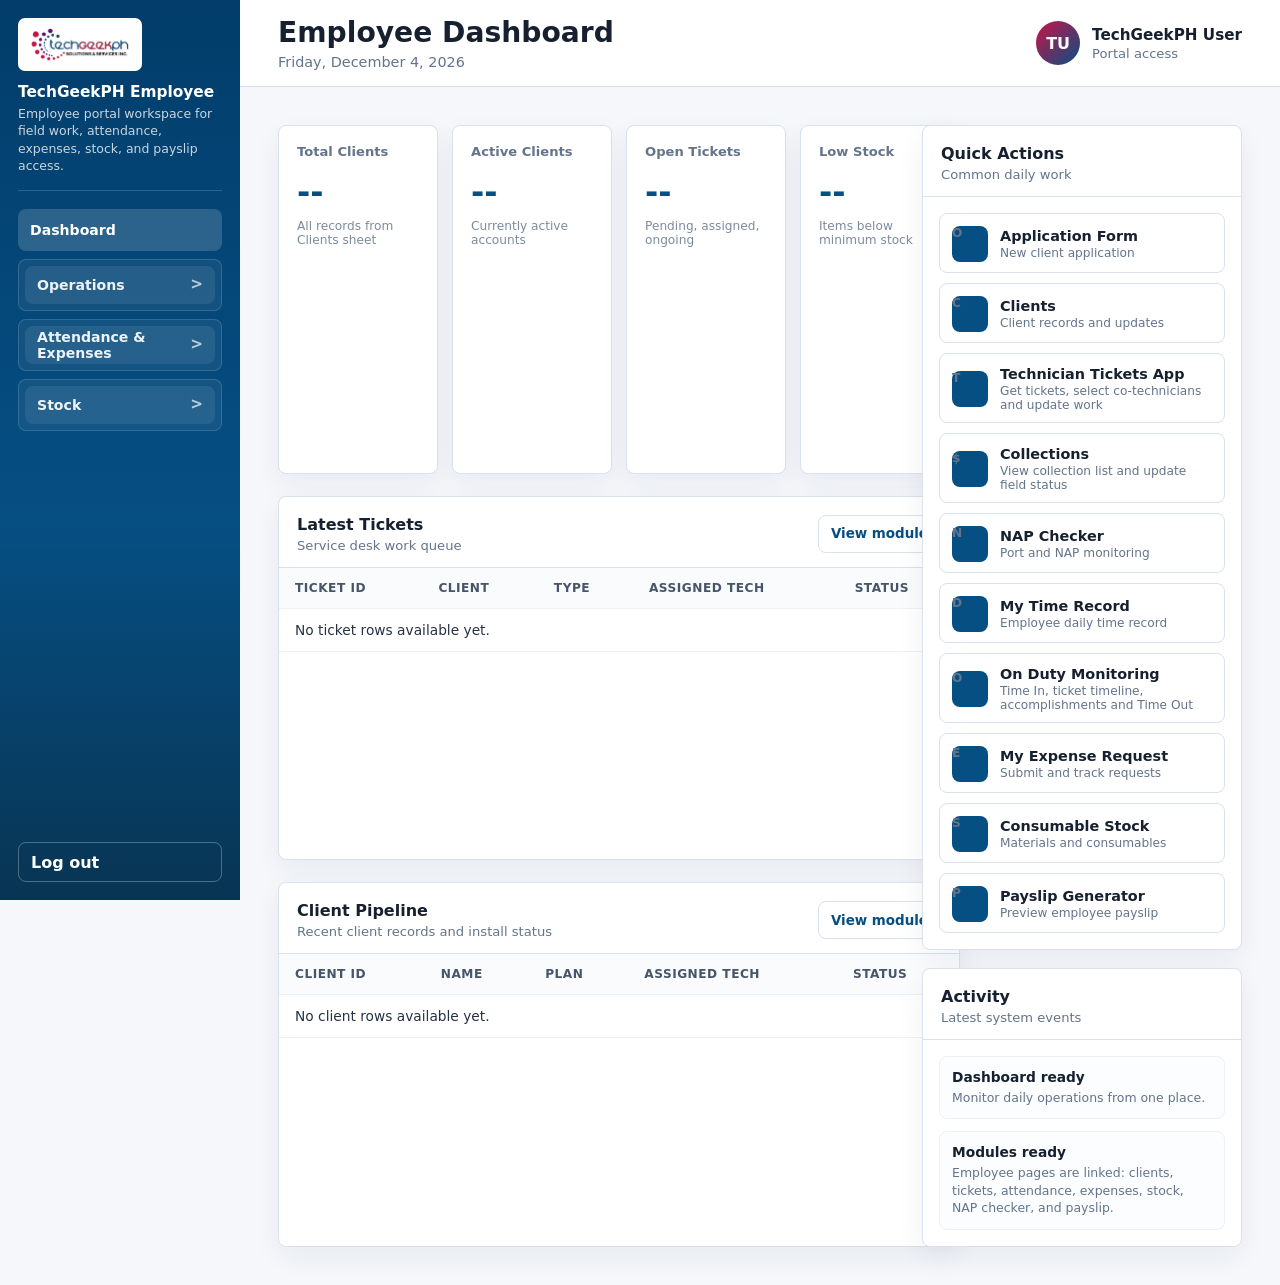
<file: dashboard.html>
<!doctype html>
<html lang="en">
<head>
  <meta charset="utf-8">
  <meta name="viewport" content="width=device-width, initial-scale=1">
  <title>TechGeekPH Dashboard</title>
  <style>
    :root {
      --blue: #064f83;
      --blue-strong: #023d6b;
      --crimson: #c91448;
      --violet: #5a0b77;
      --ink: #16202f;
      --muted: #64748b;
      --line: #d9e1ec;
      --soft: #f5f7fb;
      --surface: #ffffff;
      --ok: #1f8a66;
      --warn: #b7791f;
      font-family: Inter, ui-sans-serif, system-ui, -apple-system, BlinkMacSystemFont, "Segoe UI", sans-serif;
    }

    * { box-sizing: border-box; }

    body {
      min-height: 100vh;
      margin: 0;
      color: var(--ink);
      background: var(--soft);
    }

    button, input, select { font: inherit; }
    button { cursor: pointer; }

    .app {
      min-height: 100vh;
      display: grid;
      grid-template-columns: 272px minmax(0, 1fr);
    }

    .sidebar {
      position: sticky;
      top: 0;
      height: 100vh;
      display: flex;
      flex-direction: column;
      gap: 22px;
      padding: 22px;
      color: #fff;
      background: linear-gradient(180deg, var(--blue-strong), var(--blue) 58%, #083453);
      overflow-y: auto;
      -webkit-overflow-scrolling: touch;
    }

    .brand {
      display: grid;
      gap: 14px;
      padding-bottom: 18px;
      border-bottom: 1px solid rgba(255, 255, 255, 0.16);
    }

    .brand-logo {
      display: grid;
      place-items: center;
      width: 150px;
      min-height: 54px;
      padding: 8px 10px;
      border-radius: 8px;
      background: #fff;
    }

    .brand-logo img {
      width: 100%;
      height: auto;
      display: block;
    }

    .brand strong, .brand span { display: block; }
    .brand strong { font-size: 1rem; }
    .brand span { margin-top: 4px; color: rgba(255, 255, 255, 0.72); font-size: 0.82rem; line-height: 1.4; }

    .nav {
      display: grid;
      gap: 6px;
    }

    .nav button, .nav a {
      display: flex;
      align-items: center;
      width: 100%;
      min-height: 42px;
      border: 0;
      border-radius: 8px;
      color: rgba(255, 255, 255, 0.82);
      background: transparent;
      padding: 0 12px;
      text-align: left;
      text-decoration: none;
      font-weight: 750;
    }

    .nav button:hover, .nav button.is-active, .nav a:hover, .nav a.is-active {
      color: #fff;
      background: rgba(255, 255, 255, 0.12);
    }

    .nav-section {
      margin: 10px 0 2px;
      padding: 0 12px;
      color: rgba(255, 255, 255, 0.58);
      font-size: 0.68rem;
      font-weight: 900;
      letter-spacing: 0.08em;
      text-transform: uppercase;
    }



    /* Admin dropdown navigation */
    .nav a, .nav button, .nav summary {
      display: flex;
      align-items: center;
      width: 100%;
      min-height: 40px;
      border: 0;
      border-radius: 8px;
      color: rgba(255, 255, 255, 0.82);
      background: transparent;
      padding: 0 12px;
      text-align: left;
      text-decoration: none;
      font-weight: 750;
      list-style: none;
      user-select: none;
      gap: 8px;
    }

    .nav summary::-webkit-details-marker { display: none; }
    .nav summary::after {
      content: "v";
      margin-left: auto;
      font-size: 0.78rem;
      opacity: 0.72;
      transition: transform 160ms ease;
    }

    .nav details:not([open]) summary::after { transform: rotate(-90deg); }

    .nav a:hover,
    .nav a.is-active,
    .nav button:hover,
    .nav summary:hover,
    .nav details[open] > summary {
      color: #fff;
      background: rgba(255, 255, 255, 0.12);
    }

    .nav-group {
      display: grid;
      gap: 6px;
      border: 1px solid rgba(255, 255, 255, 0.12);
      border-radius: 10px;
      padding: 6px;
      background: rgba(255, 255, 255, 0.04);
    }

    .nav-group summary {
      min-height: 38px;
      padding: 0 10px;
      font-size: 0.82rem;
      font-weight: 900;
    }

    .nav-sub {
      display: grid;
      gap: 4px;
      margin: 2px 0 2px 10px;
      padding-left: 10px;
      border-left: 1px solid rgba(255, 255, 255, 0.20);
    }

    .nav-sub a {
      min-height: 34px;
      padding: 0 10px;
      font-size: 0.78rem;
      font-weight: 780;
    }

    @media (max-width: 920px) {
      .nav { grid-template-columns: 1fr !important; }
      .nav-group { width: 100%; }
    }

    .sidebar-footer {
      margin-top: auto;
      display: grid;
      gap: 10px;
    }

    .logout {
      min-height: 42px;
      border: 1px solid rgba(255, 255, 255, 0.24);
      border-radius: 8px;
      color: #fff;
      background: transparent;
      font-weight: 800;
    }

    .main {
      min-width: 0;
      display: grid;
      grid-template-rows: auto 1fr;
    }

    .topbar {
      position: sticky;
      top: 0;
      z-index: 3;
      display: flex;
      align-items: center;
      justify-content: space-between;
      gap: 18px;
      min-height: 78px;
      padding: 16px clamp(20px, 4vw, 38px);
      border-bottom: 1px solid var(--line);
      background: rgba(255, 255, 255, 0.92);
      backdrop-filter: blur(14px);
    }

    .title-block h1 {
      margin: 0;
      font-size: clamp(1.35rem, 2.2vw, 2rem);
      letter-spacing: 0;
    }

    .title-block p {
      margin: 5px 0 0;
      color: var(--muted);
      font-size: 0.9rem;
    }

    .user-chip {
      display: flex;
      align-items: center;
      gap: 12px;
      min-width: 0;
    }

    .avatar {
      display: grid;
      place-items: center;
      width: 44px;
      height: 44px;
      border-radius: 50%;
      color: #fff;
      background: linear-gradient(135deg, var(--crimson), var(--blue));
      font-weight: 900;
    }

    .user-chip strong, .user-chip span { display: block; }
    .user-chip strong { font-size: 0.95rem; }
    .user-chip span { margin-top: 2px; color: var(--muted); font-size: 0.82rem; }

    .content {
      display: grid;
      grid-template-columns: minmax(0, 1fr) 320px;
      gap: 22px;
      padding: clamp(20px, 4vw, 38px);
    }

    .workspace {
      min-width: 0;
      display: grid;
      gap: 22px;
    }

    .summary-grid {
      display: grid;
      grid-template-columns: repeat(4, minmax(0, 1fr));
      gap: 14px;
    }

    .card, .panel {
      border: 1px solid var(--line);
      border-radius: 8px;
      background: var(--surface);
      box-shadow: 0 10px 28px rgba(14, 34, 55, 0.06);
    }

    .card {
      min-height: 116px;
      padding: 18px;
    }

    .card span, .card strong, .card small { display: block; }
    .card span { color: var(--muted); font-size: 0.82rem; font-weight: 800; }
    .card strong { margin-top: 14px; color: var(--blue); font-size: 2rem; letter-spacing: 0; }
    .card small { margin-top: 8px; color: #7d8b9d; font-size: 0.76rem; }

    .panel-head {
      display: flex;
      align-items: center;
      justify-content: space-between;
      gap: 14px;
      padding: 18px 18px 14px;
      border-bottom: 1px solid var(--line);
    }

    .panel-head h2 {
      margin: 0;
      font-size: 1rem;
      letter-spacing: 0;
    }

    .panel-head p {
      margin: 4px 0 0;
      color: var(--muted);
      font-size: 0.82rem;
    }

    .ghost-btn {
      min-height: 38px;
      border: 1px solid var(--line);
      border-radius: 8px;
      background: #fff;
      color: var(--blue);
      padding: 0 12px;
      font-size: 0.84rem;
      font-weight: 800;
    }

    .table-wrap {
      overflow: auto;
    }

    table {
      width: 100%;
      border-collapse: collapse;
      min-width: 680px;
      font-size: 0.86rem;
    }

    th, td {
      padding: 13px 16px;
      border-bottom: 1px solid #edf1f6;
      text-align: left;
      white-space: nowrap;
    }

    th {
      color: #475569;
      background: #f9fbfd;
      font-size: 0.76rem;
      text-transform: uppercase;
      letter-spacing: 0.04em;
    }

    td { color: #263244; }

    .status {
      display: inline-flex;
      align-items: center;
      min-height: 26px;
      padding: 0 9px;
      border-radius: 999px;
      background: #edf6f2;
      color: var(--ok);
      font-size: 0.76rem;
      font-weight: 800;
    }

    .status.is-warn { background: #fff7e8; color: var(--warn); }
    .status.is-alert { background: #fff0f4; color: var(--crimson); }

    .side-rail {
      display: grid;
      gap: 18px;
      align-content: start;
    }

    .quick-actions {
      display: grid;
      gap: 10px;
      padding: 16px;
    }

    .action {
      display: flex;
      align-items: center;
      gap: 12px;
      width: 100%;
      min-height: 58px;
      border: 1px solid var(--line);
      border-radius: 8px;
      background: #fff;
      padding: 10px 12px;
      text-align: left;
    }

    .action b, .action span { display: block; }
    .action b { color: var(--ink); font-size: 0.9rem; }
    .action span { margin-top: 2px; color: var(--muted); font-size: 0.76rem; }

    .action-icon {
      display: grid;
      place-items: center;
      flex: 0 0 auto;
      width: 36px;
      height: 36px;
      border-radius: 8px;
      color: #fff;
      background: var(--blue);
      font-weight: 900;
    }

    .feed {
      display: grid;
      gap: 12px;
      padding: 16px;
    }

    .feed-item {
      display: grid;
      gap: 4px;
      padding: 12px;
      border: 1px solid #edf1f6;
      border-radius: 8px;
      background: #fbfdff;
    }

    .feed-item b { font-size: 0.86rem; }
    .feed-item span { color: var(--muted); font-size: 0.78rem; line-height: 1.4; }

    .notice {
      margin: 0 0 18px;
      padding: 12px 14px;
      border: 1px solid rgba(183, 121, 31, 0.22);
      border-radius: 8px;
      background: #fff8ea;
      color: #7a4e10;
      font-size: 0.86rem;
      line-height: 1.45;
    }

    .is-hidden { display: none !important; }

    @media (max-width: 1180px) {
      .content { grid-template-columns: 1fr; }
      .side-rail { grid-template-columns: repeat(2, minmax(0, 1fr)); }
    }

    @media (max-width: 920px) {
      .app { grid-template-columns: 1fr; }
      .sidebar {
        position: relative;
        height: auto;
      }
      .nav { grid-template-columns: repeat(2, minmax(0, 1fr)); }
      .summary-grid { grid-template-columns: repeat(2, minmax(0, 1fr)); }
    }

    @media (max-width: 640px) {
      .topbar { align-items: flex-start; flex-direction: column; }
      .content { padding: 18px; }
      .summary-grid, .side-rail, .nav { grid-template-columns: 1fr; }
      .user-chip { width: 100%; }
    }
  

    /* Keep dropdown navigation as one column on tablets/phones */
    @media (max-width: 920px) {
      .nav { grid-template-columns: 1fr !important; }
      .nav-group { width: 100%; }
      .nav summary { justify-content: flex-start !important; text-align: left !important; }
      .nav-sub a { justify-content: flex-start !important; text-align: left !important; }
    }


    /* ======================================================
       STANDARD ADMIN SIDEBAR FORMAT
       Same sidebar standard for all admin portal pages.
       ====================================================== */
    .app {
      grid-template-columns: 240px minmax(0, 1fr) !important;
    }

    .sidebar {
      position: sticky !important;
      top: 0 !important;
      height: 100vh !important;
      display: flex !important;
      flex-direction: column !important;
      gap: 18px !important;
      padding: 18px !important;
      overflow-y: auto !important;
      color: #fff !important;
      background: linear-gradient(180deg, var(--blue-strong), var(--blue) 58%, #083453) !important;
      -webkit-overflow-scrolling: touch;
    }

    .brand {
      display: grid !important;
      gap: 12px !important;
      padding-bottom: 16px !important;
      border-bottom: 1px solid rgba(255, 255, 255, 0.16) !important;
    }

    .brand-logo {
      display: grid !important;
      place-items: center !important;
      width: 124px !important;
      min-height: 52px !important;
      padding: 8px 10px !important;
      border-radius: 7px !important;
      background: #fff !important;
    }

    .brand-logo img {
      display: block !important;
      width: 100% !important;
      height: auto !important;
      object-fit: contain !important;
    }

    .brand strong,
    .brand span {
      display: block !important;
    }

    .brand strong {
      font-size: 0.96rem !important;
      font-weight: 900 !important;
    }

    .brand span {
      margin-top: 4px !important;
      color: rgba(255, 255, 255, 0.78) !important;
      font-size: 0.78rem !important;
      line-height: 1.38 !important;
    }

    .nav {
      display: grid !important;
      grid-template-columns: 1fr !important;
      gap: 8px !important;
      width: 100% !important;
    }

    .nav a,
    .nav-toggle {
      display: flex !important;
      align-items: center !important;
      justify-content: flex-start !important;
      width: 100% !important;
      min-height: 42px !important;
      border: 0 !important;
      border-radius: 8px !important;
      color: rgba(255, 255, 255, 0.92) !important;
      background: transparent !important;
      padding: 0 12px !important;
      text-align: left !important;
      text-decoration: none !important;
      font-size: 0.88rem !important;
      font-weight: 850 !important;
      cursor: pointer !important;
      line-height: 1.15 !important;
    }

    .nav a:hover,
    .nav a.is-active,
    .nav-toggle:hover,
    .nav-toggle.is-active {
      color: #fff !important;
      background: rgba(255, 255, 255, 0.13) !important;
    }

    .nav-group {
      display: grid !important;
      gap: 6px !important;
      border: 1px solid rgba(255, 255, 255, 0.14) !important;
      border-radius: 8px !important;
      padding: 6px !important;
      background: rgba(255, 255, 255, 0.06) !important;
      margin: 0 !important;
      width: 100% !important;
    }

    .nav-toggle {
      min-height: 38px !important;
      background: rgba(255, 255, 255, 0.08) !important;
    }

    .nav-toggle::after {
      content: ">";
      margin-left: auto;
      font-size: 0.95rem;
      opacity: 0.75;
      transform: rotate(0deg);
    }

    .nav-group.is-open .nav-toggle::after {
      transform: rotate(90deg);
    }

    .nav-panel {
      display: none;
      gap: 4px;
      padding: 2px 0 0 10px;
      margin-left: 6px;
      border-left: 1px solid rgba(255, 255, 255, 0.22);
    }

    .nav-group.is-open .nav-panel {
      display: grid;
    }

    .nav-panel a {
      min-height: 34px !important;
      padding: 0 10px !important;
      border-radius: 7px !important;
      font-size: 0.8rem !important;
      font-weight: 820 !important;
      line-height: 1.15 !important;
      white-space: normal !important;
    }

    .nav-panel a.is-active {
      background: rgba(255, 255, 255, 0.19) !important;
      color: #fff !important;
    }

    .sidebar-footer {
      margin-top: auto !important;
      display: grid !important;
      gap: 10px !important;
    }

    .logout {
      min-height: 40px !important;
      border: 1px solid rgba(255, 255, 255, 0.28) !important;
      border-radius: 8px !important;
      color: #fff !important;
      background: transparent !important;
      font-weight: 850 !important;
      text-align: left !important;
      padding: 0 12px !important;
      cursor: pointer !important;
    }

    .logout:hover {
      background: rgba(255, 255, 255, 0.12) !important;
    }

    @media (max-width: 860px) {
      .app {
        grid-template-columns: 1fr !important;
        display: grid !important;
      }

      .sidebar {
        position: relative !important;
        height: auto !important;
        min-height: auto !important;
      }

      .nav {
        grid-template-columns: 1fr !important;
      }
    }

  </style>
  <link rel="stylesheet" href="assets/employee-shell.css">
</head>
<body>
  <main class="app">
      <aside class="sidebar" data-employee-sidebar>
    <div class="brand">
      <div class="brand-logo">
        <img src="assets/TechGeekPH%20-%20logo.png" alt="TechGeekPH">
      </div>
      <div>
        <strong>TechGeekPH Employee</strong>
        <span>Employee portal workspace for field work, attendance, expenses, stock, and payslip access.</span>
      </div>
    </div>

    <nav class="nav" aria-label="Employee navigation">
      <a href="dashboard.html">Dashboard</a>

      <div class="nav-group">
        <button class="nav-toggle" type="button">Operations</button>
        <div class="nav-panel">
          <a href="application_form.html">Application Form</a>
          <a href="clients.html">Clients</a>
          <a href="tickets.html">Tickets Admin / Legacy</a>
          <a href="https://techgeek-ph.github.io/admin-portal/app.html">Technician Tickets App</a>
          <a href="nap-checker.html">NAP Checker</a>
        </div>
      </div>

      <div class="nav-group">
        <button class="nav-toggle" type="button">Attendance &amp; Expenses</button>
        <div class="nav-panel">
          <a href="daily_time_record.html">My Time Record</a>
          <a href="on_duty_monitoring.html">On Duty Monitoring</a>
          <a href="my_expense_request.html">My Expense Request</a>
          <a href="payslip_generator.html">Payslip Generator</a>
        </div>
      </div>

      <div class="nav-group">
        <button class="nav-toggle" type="button">Stock</button>
        <div class="nav-panel">
          <a href="consumable_stock.html">Consumable Stock</a>
        </div>
      </div>
    </nav>

    <div class="sidebar-footer">
      <button class="logout" type="button" id="logoutBtn">Log out</button>
    </div>
  </aside>

    <section class="main">
      <header class="topbar">
        <div class="title-block">
          <h1>Employee Dashboard</h1>
          <p id="todayLabel">TechGeekPH admin system overview</p>
        </div>
        <div class="user-chip">
          <div class="avatar" id="avatar">TG</div>
          <div>
            <strong id="userName">TechGeekPH User</strong>
            <span id="userRole">Portal access</span>
          </div>
        </div>
      </header>

      <div class="content">
        <section class="workspace">
          <p class="notice is-hidden" id="notice"></p>

          <div class="summary-grid">
            <article class="card">
              <span>Total Clients</span>
              <strong id="totalClients">--</strong>
              <small>All records from Clients sheet</small>
            </article>
            <article class="card">
              <span>Active Clients</span>
              <strong id="activeClients">--</strong>
              <small>Currently active accounts</small>
            </article>
            <article class="card">
              <span>Open Tickets</span>
              <strong id="openTickets">--</strong>
              <small>Pending, assigned, ongoing</small>
            </article>
            <article class="card">
              <span>Low Stock</span>
              <strong id="lowStockItems">--</strong>
              <small>Items below minimum stock</small>
            </article>
          </div>

          <section class="panel">
            <div class="panel-head">
              <div>
                <h2>Latest Tickets</h2>
                <p>Service desk work queue</p>
              </div>
              <button class="ghost-btn" type="button" data-page="tickets.html">View module</button>
            </div>
            <div class="table-wrap">
              <table>
                <thead>
                  <tr>
                    <th>Ticket ID</th>
                    <th>Client</th>
                    <th>Type</th>
                    <th>Assigned Tech</th>
                    <th>Status</th>
                  </tr>
                </thead>
                <tbody id="ticketRows">
                  <tr><td colspan="5">Waiting for ticket data...</td></tr>
                </tbody>
              </table>
            </div>
          </section>

          <section class="panel">
            <div class="panel-head">
              <div>
                <h2>Client Pipeline</h2>
                <p>Recent client records and install status</p>
              </div>
              <button class="ghost-btn" type="button" data-page="clients.html">View module</button>
            </div>
            <div class="table-wrap">
              <table>
                <thead>
                  <tr>
                    <th>Client ID</th>
                    <th>Name</th>
                    <th>Plan</th>
                    <th>Assigned Tech</th>
                    <th>Status</th>
                  </tr>
                </thead>
                <tbody id="clientRows">
                  <tr><td colspan="5">Waiting for client data...</td></tr>
                </tbody>
              </table>
            </div>
          </section>
        </section>

        <aside class="side-rail">
          <section class="panel">
            <div class="panel-head">
              <div>
                <h2>Quick Actions</h2>
                <p>Common daily work</p>
              </div>
            </div>
            <div class="quick-actions">
              <button class="action" type="button" data-page="application_form.html"><span class="action-icon">O</span><span><b>Application Form</b><span>New client application</span></span></button>
              <button class="action" type="button" data-page="clients.html"><span class="action-icon">C</span><span><b>Clients</b><span>Client records and updates</span></span></button>
              <button class="action" type="button" data-page="https://techgeek-ph.github.io/admin-portal/app.html"><span class="action-icon">T</span><span><b>Technician Tickets App</b><span>Get tickets, select co-technicians and update work</span></span></button>
              <button class="action" type="button" data-page="nap-checker.html"><span class="action-icon">N</span><span><b>NAP Checker</b><span>Port and NAP monitoring</span></span></button>
              <button class="action" type="button" data-page="daily_time_record.html"><span class="action-icon">D</span><span><b>My Time Record</b><span>Employee daily time record</span></span></button>
              <button class="action" type="button" data-page="on_duty_monitoring.html"><span class="action-icon">O</span><span><b>On Duty Monitoring</b><span>Time In, ticket timeline, accomplishments and Time Out</span></span></button>
              <button class="action" type="button" data-page="my_expense_request.html"><span class="action-icon">E</span><span><b>My Expense Request</b><span>Submit and track requests</span></span></button>
              <button class="action" type="button" data-page="consumable_stock.html"><span class="action-icon">S</span><span><b>Consumable Stock</b><span>Materials and consumables</span></span></button>
              <button class="action" type="button" data-page="payslip_generator.html"><span class="action-icon">P</span><span><b>Payslip Generator</b><span>Preview employee payslip</span></span></button>
            </div>
          </section>

          <section class="panel">
            <div class="panel-head">
              <div>
                <h2>Activity</h2>
                <p>Latest system events</p>
              </div>
            </div>
            <div class="feed" id="activityFeed">
              <div class="feed-item"><b>Dashboard ready</b><span>Monitor daily operations from one place.</span></div>
              <div class="feed-item"><b>Modules ready</b><span>Employee pages are linked: clients, tickets, attendance, expenses, stock, NAP checker, and payslip.</span></div>
            </div>
          </section>
        </aside>
      </div>
    </section>
  </main>

  <script>
    const BACKEND_URL = "https://script.google.com/macros/s/AKfycbxDY5TsonrB58YaN8LGbrrrc_ZD1QVpF1WK0p6jToIR2FBSqGaHfsgaE1CCiH1MvukV/exec";
    const SESSION_KEY = "techgeekph_session";
    const LEGACY_SESSION_KEY = "techgeekph_employee_session";

    const fields = {
      notice: document.querySelector("#notice"),
      todayLabel: document.querySelector("#todayLabel"),
      avatar: document.querySelector("#avatar"),
      userName: document.querySelector("#userName"),
      userRole: document.querySelector("#userRole"),
      totalClients: document.querySelector("#totalClients"),
      activeClients: document.querySelector("#activeClients"),
      openTickets: document.querySelector("#openTickets"),
      lowStockItems: document.querySelector("#lowStockItems"),
      ticketRows: document.querySelector("#ticketRows"),
      clientRows: document.querySelector("#clientRows"),
      activityFeed: document.querySelector("#activityFeed"),
      logoutBtn: document.querySelector("#logoutBtn")
    };

    function loadSession() {
      try {
        return JSON.parse(localStorage.getItem(SESSION_KEY) || localStorage.getItem(LEGACY_SESSION_KEY) || "{}");
      } catch (error) {
        return {};
      }
    }

    function saveSession(session) {
      localStorage.setItem(SESSION_KEY, JSON.stringify(session || {}));
      localStorage.setItem(LEGACY_SESSION_KEY, JSON.stringify(session || {}));
    }

    function initialsFrom(value) {
      return String(value || "TG")
        .replace(/@.*/, "")
        .split(/[.\s_-]+/)
        .filter(Boolean)
        .slice(0, 2)
        .map(function(part) { return part[0].toUpperCase(); })
        .join("") || "TG";
    }

    function formatMetric(value) {
      if (value === undefined || value === null || value === "") return "--";
      return Number.isFinite(Number(value)) ? Number(value).toLocaleString() : String(value);
    }

    function setUser(session) {
      const user = session.user || {};
      const name = user.name || user.email || session.email || "TechGeekPH User";
      const role = user.role || session.role || "portal";

      fields.userName.textContent = name;
      fields.userRole.textContent = role.charAt(0).toUpperCase() + role.slice(1) + " access";
      fields.avatar.textContent = initialsFrom(name);
    }

    function setDashboard(data) {
      const dashboard = data || {};
      fields.totalClients.textContent = formatMetric(dashboard.totalClients);
      fields.activeClients.textContent = formatMetric(dashboard.activeClients);
      fields.openTickets.textContent = formatMetric(dashboard.openTickets);
      fields.lowStockItems.textContent = formatMetric(dashboard.lowStockItems);
    }

    function statusClass(status) {
      const value = String(status || "").toLowerCase();
      if (value.includes("pending") || value.includes("assigned") || value.includes("ongoing") || value.includes("for")) return "is-warn";
      if (value.includes("cancel") || value.includes("disconnect") || value.includes("out")) return "is-alert";
      return "";
    }

    function escapeHtml(value) {
      return String(value || "")
        .replace(/&/g, "&amp;")
        .replace(/</g, "&lt;")
        .replace(/>/g, "&gt;")
        .replace(/"/g, "&quot;");
    }

    function renderTickets(rows) {
      const records = Array.isArray(rows) ? rows.slice(0, 8) : [];
      if (!records.length) {
        fields.ticketRows.innerHTML = '<tr><td colspan="5">No ticket rows available yet.</td></tr>';
        return;
      }

      fields.ticketRows.innerHTML = records.map(function(row) {
        const status = row.status || row.Status || "";
        return "<tr>" +
          "<td>" + escapeHtml(row.ticketid || row.TicketID || "") + "</td>" +
          "<td>" + escapeHtml(row.clientname || row["Client Name"] || "") + "</td>" +
          "<td>" + escapeHtml(row.tickettype || row["Ticket Type"] || "") + "</td>" +
          "<td>" + escapeHtml(row.assignedtech || row["Assigned Tech"] || "") + "</td>" +
          '<td><span class="status ' + statusClass(status) + '">' + escapeHtml(status || "Open") + "</span></td>" +
          "</tr>";
      }).join("");
    }

    function renderClients(rows) {
      const records = Array.isArray(rows) ? rows.slice(0, 8) : [];
      if (!records.length) {
        fields.clientRows.innerHTML = '<tr><td colspan="5">No client rows available yet.</td></tr>';
        return;
      }

      fields.clientRows.innerHTML = records.map(function(row) {
        const status = row.status || row.Status || "";
        return "<tr>" +
          "<td>" + escapeHtml(row.clientid || row.ClientID || "") + "</td>" +
          "<td>" + escapeHtml(row.clientname || row["Client Name"] || "") + "</td>" +
          "<td>" + escapeHtml(row.plan || row.Plan || "") + "</td>" +
          "<td>" + escapeHtml(row.assignedtech || row["Assigned Tech"] || "") + "</td>" +
          '<td><span class="status ' + statusClass(status) + '">' + escapeHtml(status || "New") + "</span></td>" +
          "</tr>";
      }).join("");
    }

    async function callBackend(action, payload) {
      const body = new URLSearchParams();
      body.set("action", action);
      body.set("method", action);
      Object.keys(payload || {}).forEach(function(key) {
        body.set(key, payload[key]);
      });

      const response = await fetch(BACKEND_URL, {
        method: "POST",
        body: body,
        redirect: "follow"
      });
      const text = await response.text();
      const type = response.headers.get("content-type") || "";

      if (type.indexOf("application/json") !== -1 || /^[\s\r\n]*[\[{]/.test(text)) {
        return JSON.parse(text);
      }

      if (/<html[\s>]/i.test(text) || /sandboxFrame/i.test(text)) {
        return {
          ok: false,
          htmlResponse: true,
          message: "Apps Script returned HTML instead of JSON."
        };
      }

      return { ok: false, message: text.trim() || "Unexpected response." };
    }

    function showNotice(message) {
      fields.notice.textContent = message;
      fields.notice.classList.remove("is-hidden");
    }

    function hideNotice() {
      fields.notice.textContent = "";
      fields.notice.classList.add("is-hidden");
    }

    function setConnectionState(ok, message) {
      return { ok: ok, message: message };
    }

    async function loadDashboard() {
      const session = loadSession();
      setUser(session);
      setDashboard(session.dashboard || {});

      fields.todayLabel.textContent = new Date().toLocaleDateString(undefined, {
        weekday: "long",
        month: "long",
        day: "numeric",
        year: "numeric"
      });

      try {
        const response = await callBackend("getDashboardData", {
          token: session.token || session.sessionToken || "",
          role: (session.user && session.user.role) || session.role || "employee"
        });

        if (!response || !response.ok) {
          setConnectionState(false, "Connection pending");
          hideNotice();
          renderTickets([]);
          renderClients([]);
          return;
        }

        setConnectionState(true, "Live data connected");
        setDashboard(response.dashboard || response);
        renderTickets(response.tickets || []);
        renderClients(response.clients || []);
        saveSession(Object.assign({}, session, { dashboard: response.dashboard || response }));
      } catch (error) {
        setConnectionState(false, "Connection unavailable");
        hideNotice();
        renderTickets([]);
        renderClients([]);
      }
    }



    document.querySelectorAll(".nav-toggle").forEach(function(button) {
      button.addEventListener("click", function() {
        const group = button.closest(".nav-group");
        if (!group) return;
        group.classList.toggle("is-open");
      });
    });

    document.querySelectorAll("[data-module]").forEach(function(button) {
      button.addEventListener("click", function() {
        showNotice(button.dataset.module + " module page can be added next as a separate HTML file.");
      });
    });

    document.querySelectorAll("[data-page]").forEach(function(button) {
      button.addEventListener("click", function() {
        window.location.href = button.dataset.page;
      });
    });

    fields.logoutBtn.addEventListener("click", function() {
      localStorage.removeItem(SESSION_KEY);
      localStorage.removeItem(LEGACY_SESSION_KEY);
      window.location.href = "index.html";
    });

    loadDashboard();
  </script>
  <script src="assets/employee-shell.js"></script>
</body>
</html>
</file>
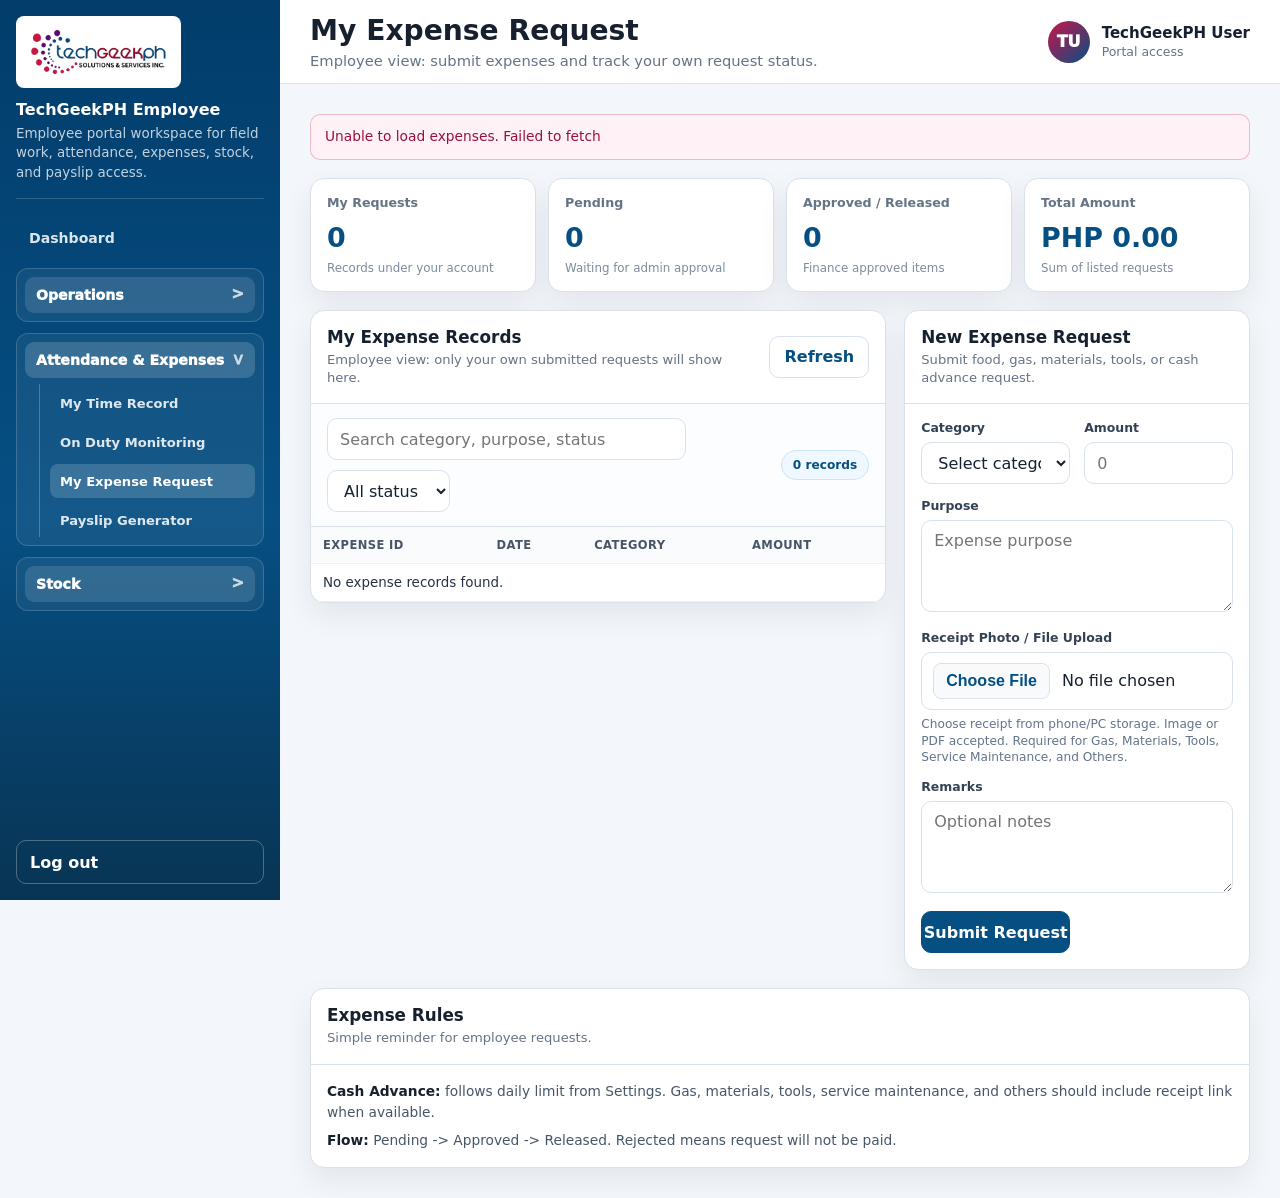
<file: my_expense_request.html>
﻿<!doctype html>
<html lang="en">
<head>
  <meta charset="utf-8">
  <meta name="viewport" content="width=device-width, initial-scale=1">
  <title>My Expense Request</title>

  <style>
    :root {
      --blue:#064f83;
      --blue-strong:#023d6b;
      --crimson:#c91448;
      --ink:#16202f;
      --muted:#657386;
      --line:#d9e1ec;
      --soft:#f3f6fa;
      --surface:#ffffff;
      --ok:#1f8a66;
      --warn:#b7791f;
      --danger:#c91448;
      --shadow:0 12px 30px rgba(14,34,55,.07);
      font-family:Inter, ui-sans-serif, system-ui, -apple-system, BlinkMacSystemFont, "Segoe UI", sans-serif;
    }
    *{box-sizing:border-box;}
    html,body{width:100%;max-width:100%;overflow-x:hidden;}
    body{min-height:100vh;margin:0;color:var(--ink);background:var(--soft);}
    button,input,select,textarea{font:inherit;font-size:16px;}
    button{cursor:pointer;}
    .app{min-height:100vh;display:grid;grid-template-columns:280px minmax(0,1fr);}
    .sidebar{position:sticky;top:0;height:100vh;display:flex;flex-direction:column;gap:18px;padding:16px;color:#fff;background:linear-gradient(180deg,var(--blue-strong),var(--blue) 62%,#083453);overflow-y:auto;}
    .brand{display:grid;gap:12px;padding-bottom:16px;border-bottom:1px solid rgba(255,255,255,.16);}
    .brand-logo{display:grid;place-items:center;width:165px;min-height:70px;padding:10px;border-radius:8px;background:#fff;}
    .brand-logo img{display:block;width:100%;height:auto;object-fit:contain;}
    .brand strong{display:block;font-size:1rem;}
    .brand span{display:block;margin-top:5px;color:rgba(255,255,255,.76);font-size:.84rem;line-height:1.45;}
    .nav{display:grid;gap:7px;}
    .nav a{display:flex;align-items:center;width:100%;min-height:42px;border-radius:10px;color:rgba(255,255,255,.86);background:transparent;padding:0 13px;text-decoration:none;font-weight:850;}
    .nav a:hover,.nav a.is-active{color:#fff;background:rgba(255,255,255,.13);}
    .nav-group{display:grid;gap:6px;margin:2px 0;border:1px solid rgba(255,255,255,.16);border-radius:12px;padding:8px;background:rgba(255,255,255,.06);}
    .nav-parent{display:flex;align-items:center;gap:8px;min-height:36px;border-radius:9px;color:#fff;background:rgba(255,255,255,.12);padding:0 11px;font-weight:950;}
    .nav-parent::before{content:"";width:10px;height:10px;border-radius:50%;background:var(--crimson);box-shadow:0 0 0 4px rgba(201,20,72,.18);}
    .nav-sub{display:grid;gap:5px;margin-left:14px;padding-left:10px;border-left:1px solid rgba(255,255,255,.24);}
    .nav-sub a{min-height:34px;font-size:.82rem;border-radius:8px;padding:0 10px;}
    .sidebar-footer{margin-top:auto;display:grid;gap:10px;}
    .logout{min-height:44px;border:1px solid rgba(255,255,255,.28);border-radius:10px;color:#fff;background:transparent;font-weight:900;}
    .main{min-width:0;display:grid;grid-template-rows:auto 1fr;}
    .topbar{position:sticky;top:0;z-index:4;display:flex;align-items:center;justify-content:space-between;gap:18px;min-height:84px;padding:16px clamp(16px,3vw,34px);border-bottom:1px solid var(--line);background:rgba(255,255,255,.96);backdrop-filter:blur(12px);}
    .title-block h1{margin:0;font-size:clamp(1.35rem,2.2vw,2rem);}
    .title-block p{margin:5px 0 0;color:var(--muted);font-size:.92rem;}
    .user-chip{display:flex;align-items:center;gap:12px;min-width:0;}
    .avatar{display:grid;place-items:center;width:42px;height:42px;border-radius:50%;color:#fff;background:linear-gradient(135deg,var(--crimson),var(--blue));font-weight:950;}
    .user-chip strong,.user-chip span{display:block;}
    .user-chip strong{font-size:.94rem;}
    .user-chip span{margin-top:2px;color:var(--muted);font-size:.78rem;}
    .content{display:grid;gap:18px;min-width:0;padding:clamp(16px,3vw,30px);max-width:1600px;width:100%;margin:0 auto;}
    .notice{margin:0;padding:12px 14px;border:1px solid rgba(183,121,31,.24);border-radius:10px;background:#fff8ea;color:#7a4e10;font-size:.86rem;line-height:1.45;}
    .notice.ok{border-color:rgba(31,138,102,.28);color:#126247;background:#eefaf5;}
    .notice.error{border-color:rgba(201,20,72,.26);color:#98113b;background:#fff1f5;}
    .is-hidden{display:none!important;}
    .summary-grid{display:grid;grid-template-columns:repeat(4,minmax(0,1fr));gap:12px;}
    .card,.panel{border:1px solid var(--line);border-radius:14px;background:var(--surface);box-shadow:var(--shadow);min-width:0;}
    .card{min-height:112px;padding:16px;}
    .card span,.card strong,.card small{display:block;}
    .card span{color:var(--muted);font-size:.79rem;font-weight:900;}
    .card strong{margin-top:13px;color:var(--blue);font-size:1.68rem;line-height:1.1;overflow-wrap:anywhere;}
    .card small{margin-top:8px;color:#7d8b9d;font-size:.74rem;}
    .layout{display:grid;grid-template-columns:minmax(0,1.25fr) minmax(330px,.75fr);gap:18px;align-items:start;}
    .layout.full{grid-template-columns:1fr;}
    .panel-head{display:flex;align-items:center;justify-content:space-between;gap:14px;padding:16px;border-bottom:1px solid var(--line);}
    .panel-head h2{margin:0;font-size:1.05rem;}
    .panel-head p{margin:4px 0 0;color:var(--muted);font-size:.82rem;line-height:1.4;}
    .mode-chip{display:inline-flex;align-items:center;min-height:30px;padding:0 11px;border-radius:999px;border:1px solid #cde4f6;background:#f0f8ff;color:var(--blue);font-size:.76rem;font-weight:900;white-space:nowrap;}
    .compact-form,.form-grid{display:grid;gap:14px;padding:16px;}
    .form-grid{grid-template-columns:repeat(2,minmax(0,1fr));}
    .field.full{grid-column:1/-1;}
    .field label{display:block;margin-bottom:7px;color:#334155;font-size:.78rem;font-weight:900;}
    .field input,.field select,.field textarea{width:100%;min-width:0;min-height:42px;border:1px solid var(--line);border-radius:10px;background:#fff;padding:0 12px;color:var(--ink);outline:none;}
    .field textarea{min-height:92px;padding:10px 12px;resize:vertical;}
    .field input:focus,.field select:focus,.field textarea:focus{border-color:var(--blue);box-shadow:0 0 0 4px rgba(6,79,131,.12);}
    .toolbar{display:flex;align-items:center;justify-content:space-between;gap:10px;padding:14px 16px;border-bottom:1px solid var(--line);background:#fbfdff;flex-wrap:wrap;}
    .toolbar-left,.toolbar-right{display:flex;align-items:center;gap:10px;flex-wrap:wrap;min-width:0;}
    .search,.filter{min-height:42px;border:1px solid var(--line);border-radius:10px;background:#fff;padding:0 12px;color:var(--ink);outline:none;min-width:0;}
    .search{width:min(380px,100%);}
    .primary-btn,.ghost-btn,.danger-btn,.small-btn,.ok-btn,.warn-btn{display:inline-flex;align-items:center;justify-content:center;gap:8px;min-height:42px;border-radius:10px;padding:0 14px;font-weight:900;text-decoration:none;white-space:nowrap;}
    .primary-btn{border:1px solid var(--blue);color:#fff;background:var(--blue);}
    .ghost-btn,.small-btn{border:1px solid var(--line);color:var(--blue);background:#fff;}
    .ok-btn{border:1px solid rgba(31,138,102,.35);color:#126247;background:#eefaf5;}
    .warn-btn{border:1px solid rgba(183,121,31,.28);color:#7a4e10;background:#fff8ea;}
    .danger-btn{border:1px solid #f0b5c3;color:var(--danger);background:#fff5f7;}
    .small-btn,.ok-btn.small,.warn-btn.small,.danger-btn.small{min-height:32px;padding:0 10px;font-size:.78rem;}
    button:disabled{opacity:.65;cursor:not-allowed;}
    .table-wrap{width:100%;max-width:100%;overflow:auto;-webkit-overflow-scrolling:touch;}
    table{width:100%;min-width:1120px;border-collapse:collapse;font-size:.84rem;}
    th,td{padding:11px 12px;border-bottom:1px solid #edf1f6;text-align:left;vertical-align:top;}
    th{color:#475569;background:#f9fbfd;font-size:.72rem;text-transform:uppercase;letter-spacing:.035em;white-space:nowrap;}
    td{color:#263244;overflow-wrap:anywhere;}
    .amount{text-align:right;font-weight:900;white-space:nowrap;}
    .status-pill{display:inline-flex;align-items:center;min-height:26px;padding:0 9px;border-radius:999px;background:#fff8ea;color:#7a4e10;font-size:.74rem;font-weight:900;white-space:nowrap;}
    .status-pill.approved{background:#eefaf5;color:#126247;}
    .status-pill.released{background:#eef2ff;color:#1e3a8a;}
    .status-pill.rejected{background:#fff1f5;color:#98113b;}
    .actions{display:flex;gap:6px;flex-wrap:wrap;}
    .info-box{display:grid;gap:8px;padding:16px;color:#475569;font-size:.86rem;line-height:1.5;}
    .info-box b{color:var(--ink);}
    @media (max-width:1180px){
      .app{grid-template-columns:240px minmax(0,1fr);}
      .layout{grid-template-columns:1fr;}
      .summary-grid{grid-template-columns:repeat(2,minmax(0,1fr));}
    }
    @media (max-width:860px){
      .app{display:block;}
      .sidebar{position:relative;height:auto;padding:12px;}
      .brand{grid-template-columns:auto 1fr;align-items:center;gap:10px;padding-bottom:10px;}
      .brand-logo{width:118px;min-height:46px;}
      .nav{grid-template-columns:repeat(2,minmax(0,1fr));}
      .nav a,.logout{justify-content:center;text-align:center;min-height:38px;padding:0 8px;font-size:.82rem;}
      .nav-group{grid-column:1/-1;}
      .nav-sub{margin-left:0;padding-left:0;border-left:0;grid-template-columns:repeat(2,minmax(0,1fr));}
      .sidebar-footer{margin-top:0;}
      .topbar{position:relative;min-height:auto;padding:14px 16px;}
      .content{padding:14px;}
      .form-grid{grid-template-columns:1fr;}
      .field.full{grid-column:auto;}
    }
    @media (max-width:680px){
      body{background:#f2f5f9;}
      .brand{grid-template-columns:1fr;}
      .nav{grid-template-columns:1fr;}
      .topbar{display:grid;gap:12px;}
      .user-chip{width:100%;padding:10px;border:1px solid var(--line);border-radius:12px;background:#fff;}
      .summary-grid{grid-template-columns:1fr;}
      .panel-head,.toolbar,.toolbar-left,.toolbar-right{display:grid;grid-template-columns:1fr;align-items:stretch;width:100%;}
      .search,.filter,.primary-btn,.ghost-btn,.danger-btn,.ok-btn,.warn-btn{width:100%;}
      .table-wrap{overflow:visible;}
      table{min-width:0;width:100%;border-collapse:separate;border-spacing:0 12px;}
      thead{display:none;}
      tbody{display:grid;gap:12px;}
      tr{display:grid;border:1px solid var(--line);border-radius:14px;background:#fff;box-shadow:0 8px 20px rgba(14,34,55,.05);overflow:hidden;}
      td{display:grid;grid-template-columns:128px minmax(0,1fr);gap:9px;width:100%;padding:10px 12px;border-bottom:1px solid #edf1f6;white-space:normal;}
      td:last-child{border-bottom:0;}
      td::before{content:attr(data-label);color:var(--muted);font-size:.72rem;font-weight:950;text-transform:uppercase;letter-spacing:.03em;}
      .amount{text-align:left;}
      .actions{display:grid;grid-template-columns:1fr;}
      .small-btn,.ok-btn.small,.warn-btn.small,.danger-btn.small{width:100%;}
    }
    @media (max-width:420px){
      .content{padding:10px;}
      td{grid-template-columns:1fr;gap:5px;}
      .title-block h1{font-size:1.26rem;}
    }
  
    .field-hint {
      display: block;
      margin-top: 6px;
      color: #64748b;
      font-size: .76rem;
      line-height: 1.35;
    }
    input[type="file"] {
      padding: 10px 11px;
      min-height: 44px;
      background: #fff;
    }
    input[type="file"]::file-selector-button {
      margin-right: 12px;
      border: 1px solid #d9e1ec;
      border-radius: 8px;
      background: #f8fafc;
      color: #064f83;
      font-weight: 850;
      padding: 8px 12px;
      cursor: pointer;
    }


    /* ==========================================================
       STANDARD ADMIN SIDEBAR / NAVIGATION FORMAT
       Standard for all admin pages from here onward
       ========================================================== */
    .app {
      min-height: 100vh !important;
      display: grid !important;
      grid-template-columns: 240px minmax(0, 1fr) !important;
      width: 100% !important;
      max-width: 100vw !important;
      overflow-x: hidden !important;
    }

    .sidebar {
      position: sticky !important;
      top: 0 !important;
      height: 100vh !important;
      display: flex !important;
      flex-direction: column !important;
      gap: 18px !important;
      padding: 18px !important;
      overflow-y: auto !important;
      color: #fff !important;
      background: linear-gradient(180deg, var(--blue-strong), var(--blue) 58%, #083453) !important;
    }

    .brand {
      display: grid !important;
      grid-template-columns: 1fr !important;
      gap: 12px !important;
      padding-bottom: 16px !important;
      border-bottom: 1px solid rgba(255, 255, 255, 0.16) !important;
    }

    .brand-logo {
      display: grid !important;
      place-items: center !important;
      width: 124px !important;
      min-height: 52px !important;
      padding: 8px 10px !important;
      border-radius: 7px !important;
      background: #fff !important;
    }

    .brand-logo img {
      display: block !important;
      width: 100% !important;
      height: auto !important;
      object-fit: contain !important;
    }

    .brand strong,
    .brand span {
      display: block !important;
    }

    .brand strong {
      font-size: 0.96rem !important;
      font-weight: 900 !important;
    }

    .brand span {
      margin-top: 4px !important;
      color: rgba(255, 255, 255, 0.78) !important;
      font-size: 0.78rem !important;
      line-height: 1.38 !important;
    }

    .nav {
      display: grid !important;
      grid-template-columns: 1fr !important;
      gap: 8px !important;
      width: 100% !important;
    }

    .nav a,
    .nav-toggle {
      display: flex !important;
      align-items: center !important;
      justify-content: flex-start !important;
      width: 100% !important;
      min-height: 42px !important;
      border: 0 !important;
      border-radius: 8px !important;
      color: rgba(255, 255, 255, 0.92) !important;
      background: transparent !important;
      padding: 0 12px !important;
      text-align: left !important;
      text-decoration: none !important;
      font-size: 0.88rem !important;
      font-weight: 850 !important;
      line-height: 1.18 !important;
      cursor: pointer !important;
      white-space: normal !important;
    }

    .nav a:hover,
    .nav a.is-active,
    .nav-toggle:hover,
    .nav-toggle.is-active {
      color: #fff !important;
      background: rgba(255, 255, 255, 0.13) !important;
    }

    .nav-group {
      display: grid !important;
      grid-column: auto !important;
      grid-template-columns: 1fr !important;
      gap: 6px !important;
      border: 1px solid rgba(255, 255, 255, 0.14) !important;
      border-radius: 8px !important;
      padding: 6px !important;
      margin: 0 !important;
      background: rgba(255, 255, 255, 0.06) !important;
    }

    .nav-toggle {
      min-height: 38px !important;
      background: rgba(255, 255, 255, 0.08) !important;
      font-family: inherit !important;
    }

    .nav-toggle::before {
      content: none !important;
    }

    .nav-toggle::after {
      content: ">" !important;
      margin-left: auto !important;
      font-size: 0.95rem !important;
      opacity: 0.75 !important;
      transform: rotate(0deg) !important;
    }

    .nav-group.is-open .nav-toggle::after {
      transform: rotate(90deg) !important;
    }

    .nav-panel {
      display: none !important;
      grid-template-columns: 1fr !important;
      gap: 4px !important;
      padding: 2px 0 0 10px !important;
      margin-left: 6px !important;
      border-left: 1px solid rgba(255, 255, 255, 0.22) !important;
    }

    .nav-group.is-open .nav-panel {
      display: grid !important;
    }

    .nav-panel a {
      min-height: 34px !important;
      padding: 0 10px !important;
      border-radius: 7px !important;
      font-size: 0.8rem !important;
      font-weight: 820 !important;
      line-height: 1.15 !important;
      white-space: normal !important;
      justify-content: flex-start !important;
      text-align: left !important;
    }

    .nav-panel a.is-active {
      background: rgba(255, 255, 255, 0.19) !important;
      color: #fff !important;
    }

    .nav-parent,
    .nav-sub {
      all: unset;
    }

    .sidebar-footer {
      margin-top: auto !important;
      display: grid !important;
      gap: 10px !important;
    }

    .logout {
      display: flex !important;
      align-items: center !important;
      justify-content: flex-start !important;
      width: 100% !important;
      min-height: 40px !important;
      border: 1px solid rgba(255, 255, 255, 0.28) !important;
      border-radius: 8px !important;
      color: #fff !important;
      background: transparent !important;
      font-weight: 850 !important;
      text-align: left !important;
      padding: 0 12px !important;
      cursor: pointer !important;
    }

    .logout:hover {
      background: rgba(255, 255, 255, 0.12) !important;
    }

    .main {
      min-width: 0 !important;
      display: grid !important;
      grid-template-rows: auto 1fr !important;
    }

    .topbar {
      position: sticky !important;
      top: 0 !important;
      z-index: 5 !important;
      display: flex !important;
      align-items: center !important;
      justify-content: space-between !important;
      gap: 18px !important;
      min-height: 72px !important;
      padding: 14px clamp(18px, 3vw, 30px) !important;
      border-bottom: 1px solid var(--line) !important;
      background: rgba(255, 255, 255, 0.94) !important;
      backdrop-filter: blur(14px) !important;
    }

    .content {
      min-width: 0 !important;
      display: grid !important;
      gap: 18px !important;
      padding: clamp(18px, 3vw, 30px) !important;
      max-width: 1680px !important;
      width: 100% !important;
      margin: 0 auto !important;
    }

    @media (max-width: 860px) {
      .app {
        display: grid !important;
        grid-template-columns: 1fr !important;
      }

      .sidebar {
        position: relative !important;
        height: auto !important;
        min-height: auto !important;
      }

      .brand {
        grid-template-columns: 1fr !important;
      }

      .nav,
      .nav-panel {
        grid-template-columns: 1fr !important;
      }

      .nav a,
      .nav-toggle,
      .logout {
        justify-content: flex-start !important;
        text-align: left !important;
      }
    }

</style>


  <style id="same-as-consumable-stock-sidebar-format">
    /* Same sidebar format as Consumable Stock */
    :root {
      --blue-strong: #023d6b;
      --blue: #064f83;
      --crimson: #c91448;
      --line: #d9e1ec;
    }

    .app {
      min-height: 100vh !important;
      display: grid !important;
      grid-template-columns: 280px minmax(0, 1fr) !important;
      width: 100% !important;
      max-width: 100vw !important;
    }

    .sidebar {
      position: sticky !important;
      top: 0 !important;
      height: 100vh !important;
      display: flex !important;
      flex-direction: column !important;
      gap: 18px !important;
      padding: 16px !important;
      color: #fff !important;
      background: linear-gradient(180deg, var(--blue-strong), var(--blue) 62%, #083453) !important;
      overflow-y: auto !important;
      -webkit-overflow-scrolling: touch !important;
    }

    .brand {
      display: grid !important;
      grid-template-columns: 1fr !important;
      gap: 12px !important;
      padding-bottom: 16px !important;
      border-bottom: 1px solid rgba(255, 255, 255, 0.16) !important;
    }

    .brand-logo {
      display: grid !important;
      place-items: center !important;
      width: 165px !important;
      min-height: 70px !important;
      padding: 10px !important;
      border-radius: 8px !important;
      background: #fff !important;
    }

    .brand-logo img {
      display: block !important;
      width: 100% !important;
      height: auto !important;
      object-fit: contain !important;
    }

    .brand strong {
      display: block !important;
      font-size: 1rem !important;
      font-weight: 900 !important;
    }

    .brand span {
      display: block !important;
      margin-top: 5px !important;
      color: rgba(255, 255, 255, 0.76) !important;
      font-size: 0.84rem !important;
      line-height: 1.45 !important;
    }

    .nav {
      display: grid !important;
      grid-template-columns: 1fr !important;
      gap: 7px !important;
      width: 100% !important;
    }

    .nav a,
    .nav-toggle {
      display: flex !important;
      align-items: center !important;
      justify-content: flex-start !important;
      width: 100% !important;
      min-height: 42px !important;
      border: 0 !important;
      border-radius: 10px !important;
      color: rgba(255, 255, 255, 0.86) !important;
      background: transparent !important;
      padding: 0 13px !important;
      text-align: left !important;
      text-decoration: none !important;
      font-size: 0.88rem !important;
      font-weight: 850 !important;
      line-height: 1.18 !important;
      cursor: pointer !important;
      white-space: normal !important;
    }

    .nav a:hover,
    .nav a.is-active,
    .nav-toggle:hover,
    .nav-toggle.is-active {
      color: #fff !important;
      background: rgba(255, 255, 255, 0.13) !important;
    }

    .nav-group {
      display: grid !important;
      grid-template-columns: 1fr !important;
      gap: 6px !important;
      margin: 2px 0 !important;
      border: 1px solid rgba(255, 255, 255, 0.16) !important;
      border-radius: 12px !important;
      padding: 8px !important;
      background: rgba(255, 255, 255, 0.06) !important;
      width: 100% !important;
    }

    .nav-toggle {
      min-height: 36px !important;
      border-radius: 9px !important;
      color: #fff !important;
      background: rgba(255, 255, 255, 0.12) !important;
      padding: 0 11px !important;
      font-weight: 950 !important;
      font-family: inherit !important;
    }

    .nav-toggle::before { content: none !important; }

    .nav-toggle::after {
      content: ">" !important;
      margin-left: auto !important;
      font-size: 0.95rem !important;
      opacity: 0.75 !important;
      transform: rotate(0deg) !important;
    }

    .nav-group.is-open .nav-toggle::after {
      transform: rotate(90deg) !important;
    }

    .nav-panel {
      display: none !important;
      grid-template-columns: 1fr !important;
      gap: 5px !important;
      margin-left: 14px !important;
      padding-left: 10px !important;
      border-left: 1px solid rgba(255, 255, 255, 0.24) !important;
    }

    .nav-group.is-open .nav-panel {
      display: grid !important;
    }

    .nav-panel a {
      min-height: 34px !important;
      padding: 0 10px !important;
      border-radius: 8px !important;
      font-size: 0.82rem !important;
      font-weight: 820 !important;
      line-height: 1.15 !important;
      white-space: normal !important;
      justify-content: flex-start !important;
      text-align: left !important;
    }

    .nav-panel a.is-active {
      background: rgba(255, 255, 255, 0.19) !important;
      color: #fff !important;
    }

    .nav-parent,
    .nav-sub {
      all: unset;
    }

    .sidebar-footer {
      margin-top: auto !important;
      display: grid !important;
      gap: 10px !important;
    }

    .logout {
      min-height: 44px !important;
      width: 100% !important;
      border: 1px solid rgba(255, 255, 255, 0.28) !important;
      border-radius: 10px !important;
      color: #fff !important;
      background: transparent !important;
      font-weight: 900 !important;
      text-align: left !important;
      padding: 0 13px !important;
      justify-content: flex-start !important;
    }

    .logout:hover {
      background: rgba(255, 255, 255, 0.12) !important;
    }

    @media (max-width: 1120px) {
      .app {
        grid-template-columns: 250px minmax(0, 1fr) !important;
      }
    }

    @media (max-width: 860px) {
      .app {
        display: block !important;
      }

      .sidebar {
        position: relative !important;
        height: auto !important;
        min-height: auto !important;
        padding: 12px !important;
        gap: 12px !important;
      }

      .brand {
        grid-template-columns: auto 1fr !important;
        align-items: center !important;
        gap: 10px !important;
        padding-bottom: 10px !important;
      }

      .brand-logo {
        width: 118px !important;
        min-height: 46px !important;
      }

      .nav,
      .nav-panel {
        grid-template-columns: 1fr !important;
      }

      .nav a,
      .nav-toggle,
      .logout {
        justify-content: flex-start !important;
        text-align: left !important;
      }
    }
  </style>

  <link rel="stylesheet" href="assets/employee-shell.css">
</head>
<body>
  <main class="app">
      <aside class="sidebar" data-employee-sidebar>
    <div class="brand">
      <div class="brand-logo">
        <img src="assets/TechGeekPH%20-%20logo.png" alt="TechGeekPH">
      </div>
      <div>
        <strong>TechGeekPH Employee</strong>
        <span>Employee portal workspace for field work, attendance, expenses, stock, and payslip access.</span>
      </div>
    </div>

    <nav class="nav" aria-label="Employee navigation">
      <a href="dashboard.html">Dashboard</a>

      <div class="nav-group">
        <button class="nav-toggle" type="button">Operations</button>
        <div class="nav-panel">
          <a href="application_form.html">Application Form</a>
          <a href="clients.html">Clients</a>
          <a href="tickets.html">Tickets</a>
          <a href="nap-checker.html">NAP Checker</a>
        </div>
      </div>

      <div class="nav-group">
        <button class="nav-toggle" type="button">Attendance &amp; Expenses</button>
        <div class="nav-panel">
          <a href="daily_time_record.html">My Time Record</a>
          <a href="my_expense_request.html">My Expense Request</a>
          <a href="payslip_generator.html">Payslip Generator</a>
        </div>
      </div>

      <div class="nav-group">
        <button class="nav-toggle" type="button">Stock</button>
        <div class="nav-panel">
          <a href="consumable_stock.html">Consumable Stock</a>
        </div>
      </div>
    </nav>

    <div class="sidebar-footer">
      <button class="logout" type="button" id="logoutBtn">Log out</button>
    </div>
  </aside>
    <section class="main">
      <header class="topbar">
        <div class="title-block"><h1>My Expense Request</h1><p>Employee view: submit expenses and track your own request status.</p></div>
        <div class="user-chip"><div class="avatar" id="avatar">TG</div><div><strong id="userName">TechGeekPH User</strong><span id="userRole">Portal access</span></div></div>
      </header>

      <div class="content">
        <p class="notice is-hidden" id="notice"></p>
        <div class="summary-grid">
          <article class="card"><span>My Requests</span><strong id="metricTotal">--</strong><small>Records under your account</small></article>
          <article class="card"><span>Pending</span><strong id="metricPending">--</strong><small>Waiting for admin approval</small></article>
          <article class="card"><span>Approved / Released</span><strong id="metricApproved">--</strong><small>Finance approved items</small></article>
          <article class="card"><span>Total Amount</span><strong id="metricAmount">--</strong><small>Sum of listed requests</small></article>
        </div>
        <div class="layout">
          <section class="panel">
            <div class="panel-head"><div><h2>My Expense Records</h2><p>Employee view: only your own submitted requests will show here.</p></div><button class="ghost-btn" type="button" id="refreshBtn">Refresh</button></div>
            <div class="toolbar">
              <div class="toolbar-left">
                <input class="search" id="searchInput" placeholder="Search category, purpose, status">
                <select class="filter" id="statusFilter"><option value="">All status</option><option>Pending</option><option>Approved</option><option>Released</option><option>Rejected</option></select>
              </div>
              <div class="toolbar-right"><span class="mode-chip" id="rowCount">0 records</span></div>
            </div>
            <div class="table-wrap">
              <table>
                <thead><tr><th>Expense ID</th><th>Date</th><th>Category</th><th>Amount</th><th>Purpose</th><th>Receipt</th><th>Status</th><th>Remarks</th></tr></thead>
                <tbody id="expenseRows"><tr><td colspan="8">Loading expense records...</td></tr></tbody>
              </table>
            </div>
          </section>
          <aside class="panel">
            <div class="panel-head"><div><h2>New Expense Request</h2><p>Submit food, gas, materials, tools, or cash advance request.</p></div></div>
            <form class="form-grid" id="expenseForm">
              <div class="field"><label for="category">Category</label><select id="category" name="category" required><option value="">Select category</option><option>Food</option><option>Cash Advance</option><option>Gas</option><option>Materials</option><option>Tools</option><option>Service Maintenance</option><option>Others</option></select></div>
              <div class="field"><label for="amount">Amount</label><input id="amount" name="amount" type="number" min="1" step="0.01" placeholder="0" required></div>
              <div class="field full"><label for="purpose">Purpose</label><textarea id="purpose" name="purpose" placeholder="Expense purpose" required></textarea></div>
              <div class="field full">
                <label for="receiptFile">Receipt Photo / File Upload</label>
                <input id="receiptFile" name="receiptFile" type="file" accept="image/*,application/pdf">
                <small class="field-hint">Choose receipt from phone/PC storage. Image or PDF accepted. Required for Gas, Materials, Tools, Service Maintenance, and Others.</small>
              </div>
              <div class="field full"><label for="remarks">Remarks</label><textarea id="remarks" name="remarks" placeholder="Optional notes"></textarea></div>
              <button class="primary-btn" type="submit" id="saveBtn">Submit Request</button>
            </form>
          </aside>
        </div>
        <section class="panel">
          <div class="panel-head"><div><h2>Expense Rules</h2><p>Simple reminder for employee requests.</p></div></div>
          <div class="info-box"><span><b>Cash Advance:</b> follows daily limit from Settings. Gas, materials, tools, service maintenance, and others should include receipt link when available.</span><span><b>Flow:</b> Pending -> Approved -> Released. Rejected means request will not be paid.</span></div>
        </section>
      </div>

    </section>
  </main>
  <script>

    const BACKEND_URL = "https://script.google.com/macros/s/AKfycbxDY5TsonrB58YaN8LGbrrrc_ZD1QVpF1WK0p6jToIR2FBSqGaHfsgaE1CCiH1MvukV/exec";
    const SESSION_KEY = "techgeekph_session";
    const FALLBACK_SESSION_KEY = "techgeekph_employee_session";

    function loadSession(){
      try{
        return JSON.parse(localStorage.getItem(SESSION_KEY) || localStorage.getItem(FALLBACK_SESSION_KEY) || "{}");
      }catch(e){return{};}
    }
    function getSessionToken(){const s=loadSession();return s.token||s.sessionToken||s.accessToken||"";}
    function getSessionUser(){const s=loadSession();return s.user||{};}
    function initialsFrom(v){return String(v||"TG").replace(/@.*/,"").split(/[.\s_-]+/).filter(Boolean).slice(0,2).map(p=>p[0].toUpperCase()).join("")||"TG";}
    function normalize(v){return String(v||"").trim().toLowerCase();}
    function escapeHtml(v){return String(v||"").replace(/&/g,"&amp;").replace(/</g,"&lt;").replace(/>/g,"&gt;").replace(/\"/g,"&quot;");}
    function moneyNumber(v){const c=String(v||"").replace(/[^0-9.-]/g,"");return c?Number(c):0;}
    function formatMoney(v){const n=moneyNumber(v);return "PHP  " + n.toLocaleString("en-PH",{minimumFractionDigits:2,maximumFractionDigits:2});}
    function formatDate(v){
      if(!v)return "";
      const t=String(v);
      if(/^\d{4}-\d{2}-\d{2}T/.test(t)){
        return new Date(t).toLocaleDateString("en-PH",{timeZone:"Asia/Manila",year:"numeric",month:"short",day:"2-digit"});
      }
      return t.substring(0,10) || t;
    }
    function todayLocal(){const d=new Date();return d.getFullYear()+"-"+String(d.getMonth()+1).padStart(2,"0")+"-"+String(d.getDate()).padStart(2,"0");}
    function key(row,names){for(const n of names){if(row&&row[n]!==undefined&&row[n]!==null&&String(row[n]).trim()!=="")return row[n];}return "";}
    async function callBackend(action,payload){
      const data=Object.assign({},payload||{},{action,method:action});
      if(!data.token&&!data.sessionToken)data.token=getSessionToken();
      const params=new URLSearchParams();
      Object.keys(data).forEach(k=>{if(data[k]!==undefined&&data[k]!==null)params.set(k,typeof data[k]==="object"?JSON.stringify(data[k]):data[k]);});
      const response=await fetch(BACKEND_URL+"?"+params.toString(),{method:"GET",redirect:"follow"});
      const text=await response.text();
      if(/^\s*[\[{]/.test(text))return JSON.parse(text);
      return{success:false,ok:false,message:text.trim()||"Unexpected backend response."};
    }
    function fileToPayload(file){
      return new Promise((resolve,reject)=>{
        if(!file){resolve(null);return;}
        const maxSize=8*1024*1024;
        if(file.size>maxSize){reject(new Error("Receipt file is too large. Maximum 8MB only."));return;}
        const reader=new FileReader();
        reader.onload=()=>resolve({
          filename:file.name,
          mimeType:file.type||"application/octet-stream",
          size:file.size,
          base64:String(reader.result||"")
        });
        reader.onerror=()=>reject(new Error("Unable to read selected receipt file."));
        reader.readAsDataURL(file);
      });
    }
    async function callBackendPostNoCors(action,payload){
      const data=Object.assign({},payload||{});
      const body=new URLSearchParams();
      body.set("action",action);
      body.set("method",action);
      body.set("token",getSessionToken());
      body.set("data",JSON.stringify(data));

      // Apps Script often blocks browser-read POST responses from external HTML pages.
      // no-cors allows the request to be sent. We cannot read the response, so the
      // page will confirm submission and refresh the records after a short delay.
      await fetch(BACKEND_URL,{
        method:"POST",
        mode:"no-cors",
        body:body,
        redirect:"follow"
      });

      return{
        success:true,
        ok:true,
        opaque:true,
        message:"Expense request sent. Refreshing records..."
      };
    }
    function showNotice(msg,type){fields.notice.textContent=msg;fields.notice.classList.remove("is-hidden","ok","error");if(type==="ok")fields.notice.classList.add("ok");if(type==="error")fields.notice.classList.add("error");}
    function hideNotice(){fields.notice.textContent="";fields.notice.classList.add("is-hidden");fields.notice.classList.remove("ok","error");}
    function setUser(){
      const s=loadSession();const u=s.user||{};const name=u.fullName||u.name||u.email||s.email||"TechGeekPH User";const role=u.role||s.role||"portal";
      fields.userName.textContent=name;fields.userRole.textContent=String(role).charAt(0).toUpperCase()+String(role).slice(1).toLowerCase()+" access";fields.avatar.textContent=initialsFrom(name);
      if(fields.adminLink&&String(role).toUpperCase()!=="ADMIN")fields.adminLink.style.display="none";
    }
    function statusClass(status){const s=normalize(status);if(s==="approved")return"approved";if(s==="released")return"released";if(s==="rejected")return"rejected";return"";}


    const fields={
      notice:document.querySelector("#notice"),avatar:document.querySelector("#avatar"),userName:document.querySelector("#userName"),userRole:document.querySelector("#userRole"),adminLink:document.querySelector("#adminLink"),logoutBtn:document.querySelector("#logoutBtn"),
      metricTotal:document.querySelector("#metricTotal"),metricPending:document.querySelector("#metricPending"),metricApproved:document.querySelector("#metricApproved"),metricAmount:document.querySelector("#metricAmount"),rowCount:document.querySelector("#rowCount"),
      refreshBtn:document.querySelector("#refreshBtn"),searchInput:document.querySelector("#searchInput"),statusFilter:document.querySelector("#statusFilter"),expenseRows:document.querySelector("#expenseRows"),expenseForm:document.querySelector("#expenseForm"),receiptFile:document.querySelector("#receiptFile"),saveBtn:document.querySelector("#saveBtn")
    };
    let expenseRecords=[];
    function ownRecordFilter(row){
      const u=getSessionUser();const s=loadSession();const role=String(u.role||s.role||"").toUpperCase();
      if(role!=="ADMIN")return true;
      const employeeId=normalize(u.employeeId||u.EmployeeID);const fullName=normalize(u.fullName||u.name);
      const rowEmployeeId=normalize(key(row,["EmployeeID","employeeId","Employee ID"]));const rowName=normalize(key(row,["Employee Name","employeeName","Full Name","Name"]));
      return(employeeId&&employeeId===rowEmployeeId)||(fullName&&fullName===rowName);
    }
    function filteredRecords(){const q=normalize(fields.searchInput.value);const st=normalize(fields.statusFilter.value);return expenseRecords.filter(r=>{if(!ownRecordFilter(r))return false;const rowSt=normalize(key(r,["Status","status"]));const text=Object.keys(r).map(k=>r[k]).join(" ").toLowerCase();return(!st||rowSt===st)&&(!q||text.indexOf(q)!==-1);});}
    function renderStats(records){fields.metricTotal.textContent=records.length.toLocaleString();fields.metricPending.textContent=records.filter(r=>normalize(key(r,["Status","status"]))==="pending").length.toLocaleString();fields.metricApproved.textContent=records.filter(r=>["approved","released"].includes(normalize(key(r,["Status","status"])))).length.toLocaleString();fields.metricAmount.textContent=formatMoney(records.reduce((s,r)=>s+moneyNumber(key(r,["Amount","amount"])),0));}
    function renderRows(){const rows=filteredRecords();const own=expenseRecords.filter(ownRecordFilter);renderStats(own);fields.rowCount.textContent=rows.length+" record"+(rows.length===1?"":"s");if(!rows.length){fields.expenseRows.innerHTML='<tr><td colspan="8">No expense records found.</td></tr>';return;}fields.expenseRows.innerHTML=rows.slice().reverse().map(r=>{const receipt=key(r,["Receipt Photo Link","receiptPhotoLink"]);const status=key(r,["Status","status"])||"Pending";return '<tr>'+
      '<td data-label="Expense ID">'+escapeHtml(key(r,["ExpenseID","expenseId"]))+'</td>'+ '<td data-label="Date">'+escapeHtml(formatDate(key(r,["Date","date"])))+'</td>'+ '<td data-label="Category">'+escapeHtml(key(r,["Category","category"]))+'</td>'+ '<td data-label="Amount" class="amount">'+escapeHtml(formatMoney(key(r,["Amount","amount"])))+'</td>'+ '<td data-label="Purpose">'+escapeHtml(key(r,["Purpose","purpose"]))+'</td>'+ '<td data-label="Receipt">'+(receipt?'<a class="small-btn" href="'+escapeHtml(receipt)+'" target="_blank" rel="noopener">Open</a>':'')+'</td>'+ '<td data-label="Status"><span class="status-pill '+statusClass(status)+'">'+escapeHtml(status)+'</span></td>'+ '<td data-label="Remarks">'+escapeHtml(key(r,["Remarks","remarks"]))+'</td>'+ '</tr>';}).join("");}
    async function loadExpenses(){showNotice("Loading expense records...");try{const res=await callBackend("listExpenses",{});if(!res||(!res.success&&!res.ok))throw new Error((res&&res.message)||"Unable to load records.");expenseRecords=res.data||res.expenses||res.rows||[];hideNotice();renderRows();}catch(e){expenseRecords=[];renderRows();showNotice("Unable to load expenses. "+(e.message||e),"error");}}
    fields.expenseForm.addEventListener("submit",async e=>{
      e.preventDefault();
      const formData=new FormData(fields.expenseForm);
      const data=Object.fromEntries(formData.entries());
      delete data.receiptFile;

      const old=fields.saveBtn.textContent;
      fields.saveBtn.disabled=true;
      fields.saveBtn.textContent="Submitting...";
      showNotice("Preparing expense request...");

      try{
        const file=fields.receiptFile&&fields.receiptFile.files&&fields.receiptFile.files[0]?fields.receiptFile.files[0]:null;
        const receiptRequired=["Gas","Materials","Tools","Service Maintenance","Others"];

        if(receiptRequired.includes(data.category) && !file){
          throw new Error("Receipt file is required for " + data.category + ".");
        }

        if(file){
          data.receiptFile=await fileToPayload(file);
        }

        showNotice(file?"Uploading receipt and submitting request...":"Submitting expense request...");

        // If there is a file, use no-cors POST to avoid Apps Script CORS Failed to fetch.
        // If no file, use the normal GET call so we can still read validation errors.
        const res=file
          ? await callBackendPostNoCors("requestExpense",data)
          : await callBackend("requestExpense",data);

        if(!res||(!res.success&&!res.ok))throw new Error((res&&res.message)||"Unable to submit request.");

        fields.expenseForm.reset();

        if(res.opaque){
          showNotice("Expense request sent. Please wait while records refresh. If it does not appear after a few seconds, click Refresh.", "ok");
          window.setTimeout(loadExpenses, 3500);
        }else{
          showNotice(res.message||"Expense request submitted.","ok");
          await loadExpenses();
        }
      }catch(err){
        showNotice("Unable to submit expense. "+(err.message||err),"error");
      }finally{
        fields.saveBtn.disabled=false;
        fields.saveBtn.textContent=old;
      }
    });
    fields.searchInput.addEventListener("input",renderRows);fields.statusFilter.addEventListener("change",renderRows);fields.refreshBtn.addEventListener("click",loadExpenses);fields.logoutBtn.addEventListener("click",()=>{localStorage.removeItem(SESSION_KEY);localStorage.removeItem(FALLBACK_SESSION_KEY);window.location.href="index.html";});
    setUser();loadExpenses();

  </script>

  <script>
    document.querySelectorAll(".nav-toggle").forEach(function(button) {
      button.addEventListener("click", function() {
        const group = button.closest(".nav-group");
        if (!group) return;
        group.classList.toggle("is-open");
      });
    });
  </script>
  <script src="assets/employee-shell.js"></script>
</body>
</html>
</file>
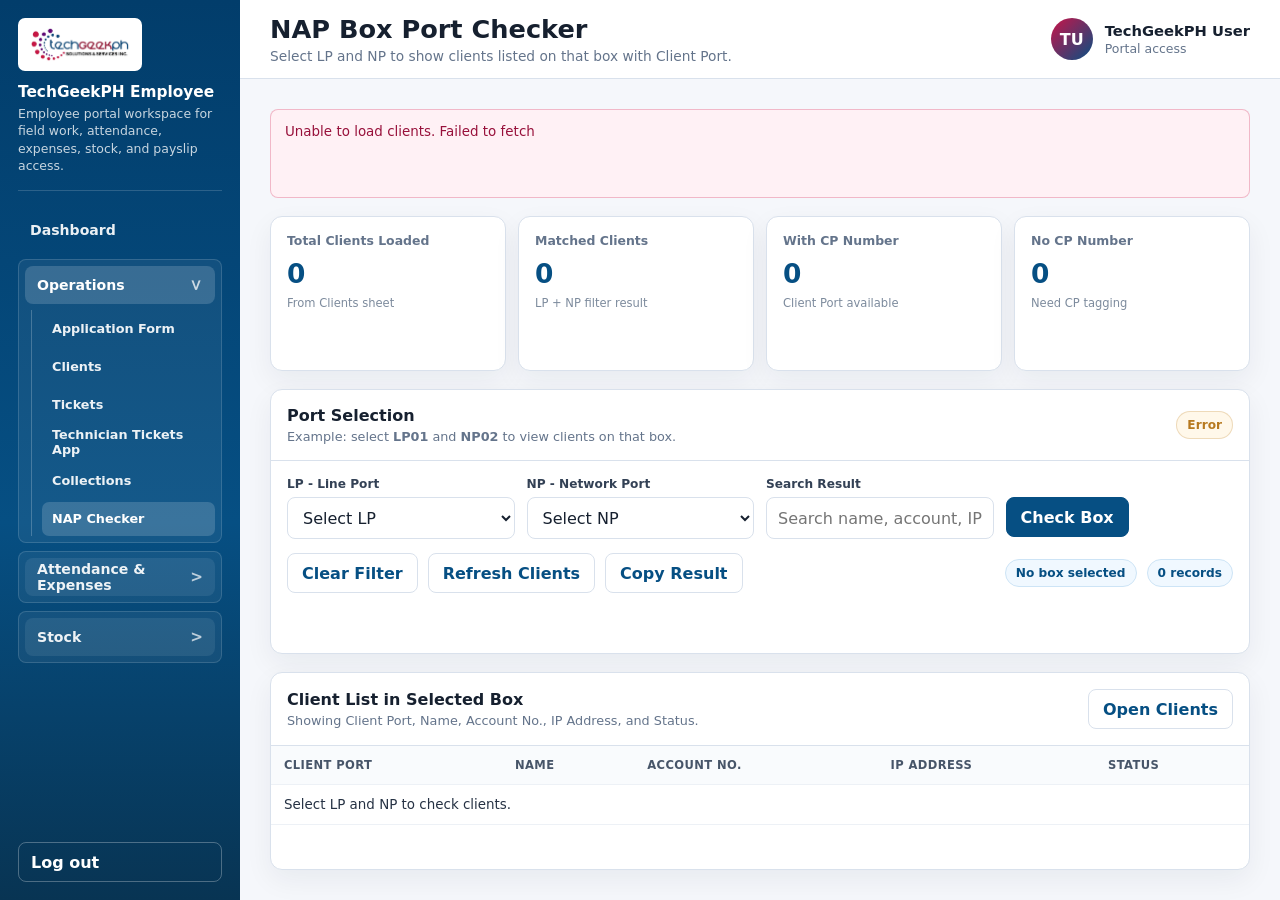
<file: nap-checker.html>
﻿<!doctype html>
<html lang="en">
<head>
  <meta charset="utf-8">
  <meta name="viewport" content="width=device-width, initial-scale=1">
  <title>TechGeekPH NAP Box Port Checker</title>
  <style>
    :root {
      --blue: #064f83;
      --blue-strong: #023d6b;
      --crimson: #c91448;
      --ink: #16202f;
      --muted: #64748b;
      --line: #d9e1ec;
      --soft: #f5f7fb;
      --surface: #ffffff;
      --ok: #1f8a66;
      --warn: #b7791f;
      --danger: #c91448;
      --shadow: 0 10px 28px rgba(14, 34, 55, 0.06);
      font-family: Inter, ui-sans-serif, system-ui, -apple-system, BlinkMacSystemFont, "Segoe UI", sans-serif;
    }

    * { box-sizing: border-box; }

    html { -webkit-text-size-adjust: 100%; }

    body {
      min-height: 100vh;
      margin: 0;
      color: var(--ink);
      background: var(--soft);
    }

    button, input, select, textarea { font: inherit; }
    button { cursor: pointer; }

    input,
    select,
    textarea,
    button {
      font-size: 16px;
    }

    .app {
      min-height: 100vh;
      display: grid;
      grid-template-columns: 240px minmax(0, 1fr);
    }

    .sidebar {
      position: sticky;
      top: 0;
      height: 100vh;
      display: flex;
      flex-direction: column;
      gap: 18px;
      padding: 18px;
      overflow-y: auto;
      color: #fff;
      background: linear-gradient(180deg, var(--blue-strong), var(--blue) 58%, #083453);
    }

    .brand {
      display: grid;
      gap: 12px;
      padding-bottom: 16px;
      border-bottom: 1px solid rgba(255, 255, 255, 0.16);
    }

    .brand-logo {
      display: grid;
      place-items: center;
      width: 136px;
      min-height: 50px;
      padding: 8px 10px;
      border-radius: 8px;
      background: #fff;
    }

    .brand-logo img {
      display: block;
      width: 100%;
      height: auto;
    }

    .brand strong, .brand span { display: block; }
    .brand strong { font-size: 0.96rem; }
    .brand span {
      margin-top: 4px;
      color: rgba(255, 255, 255, 0.72);
      font-size: 0.78rem;
      line-height: 1.35;
    }

    .nav {
      display: grid;
      gap: 6px;
    }

    .nav a, .nav button, .nav summary {
      display: flex;
      align-items: center;
      width: 100%;
      min-height: 40px;
      border: 0;
      border-radius: 8px;
      color: rgba(255, 255, 255, 0.82);
      background: transparent;
      padding: 0 12px;
      text-align: left;
      text-decoration: none;
      font-weight: 750;
      list-style: none;
      user-select: none;
      gap: 8px;
      cursor: pointer;
    }

    .nav summary::-webkit-details-marker { display: none; }
    .nav summary::after {
      content: "v";
      margin-left: auto;
      font-size: 0.78rem;
      opacity: 0.72;
      transition: transform 160ms ease;
    }

    .nav details:not([open]) summary::after { transform: rotate(-90deg); }

    .nav a:hover,
    .nav a.is-active,
    .nav button:hover,
    .nav summary:hover,
    .nav details[open] > summary {
      color: #fff;
      background: rgba(255, 255, 255, 0.12);
    }

    .nav-group {
      display: grid;
      gap: 6px;
      border: 1px solid rgba(255, 255, 255, 0.12);
      border-radius: 10px;
      padding: 6px;
      background: rgba(255, 255, 255, 0.04);
    }

    .nav-group summary {
      min-height: 38px;
      padding: 0 10px;
      font-size: 0.82rem;
      font-weight: 900;
    }

    .nav-sub {
      display: grid;
      gap: 4px;
      margin: 2px 0 2px 10px;
      padding-left: 10px;
      border-left: 1px solid rgba(255, 255, 255, 0.20);
    }

    .nav-sub a {
      min-height: 34px;
      padding: 0 10px;
      font-size: 0.78rem;
      font-weight: 780;
    }

    @media (max-width: 920px) {
      .nav { grid-template-columns: 1fr !important; }
      .nav-group { width: 100%; }
    }

    .sidebar-footer {
      margin-top: auto;
      display: grid;
      gap: 10px;
    }

    .logout {
      min-height: 40px;
      border: 1px solid rgba(255, 255, 255, 0.24);
      border-radius: 8px;
      color: #fff;
      background: transparent;
      font-weight: 800;
    }

    .main {
      min-width: 0;
      display: grid;
      grid-template-rows: auto 1fr;
    }

    .topbar {
      position: sticky;
      top: 0;
      z-index: 5;
      display: flex;
      align-items: center;
      justify-content: space-between;
      gap: 18px;
      min-height: 72px;
      padding: 14px clamp(18px, 3vw, 30px);
      border-bottom: 1px solid var(--line);
      background: rgba(255, 255, 255, 0.94);
      backdrop-filter: blur(14px);
    }

    .title-block h1 {
      margin: 0;
      font-size: clamp(1.25rem, 2vw, 1.75rem);
    }

    .title-block p {
      margin: 4px 0 0;
      color: var(--muted);
      font-size: 0.86rem;
    }

    .user-chip {
      display: flex;
      align-items: center;
      gap: 12px;
      min-width: 0;
    }

    .avatar {
      display: grid;
      place-items: center;
      width: 42px;
      height: 42px;
      border-radius: 50%;
      color: #fff;
      background: linear-gradient(135deg, var(--crimson), var(--blue));
      font-weight: 900;
    }

    .user-chip strong, .user-chip span { display: block; }
    .user-chip strong { font-size: 0.92rem; }
    .user-chip span { margin-top: 2px; color: var(--muted); font-size: 0.78rem; }

    .content {
      min-width: 0;
      display: grid;
      gap: 18px;
      padding: clamp(18px, 3vw, 30px);
    }

    @media (min-width: 1280px) {
      .content {
        max-width: 1680px;
        width: 100%;
        margin: 0 auto;
      }
    }

    .summary-grid {
      display: grid;
      grid-template-columns: repeat(4, minmax(0, 1fr));
      gap: 12px;
    }

    .card, .panel {
      min-width: 0;
      border: 1px solid var(--line);
      border-radius: 12px;
      background: var(--surface);
      box-shadow: var(--shadow);
    }

    .card {
      min-height: 98px;
      padding: 16px;
    }

    .card span, .card strong, .card small { display: block; }
    .card span { color: var(--muted); font-size: 0.78rem; font-weight: 800; }
    .card strong { margin-top: 10px; color: var(--blue); font-size: 1.65rem; }
    .card small { margin-top: 7px; color: #7d8b9d; font-size: 0.72rem; }

    .panel-head {
      display: flex;
      align-items: center;
      justify-content: space-between;
      gap: 14px;
      padding: 16px;
      border-bottom: 1px solid var(--line);
    }

    .panel-head h2 {
      margin: 0;
      font-size: 1rem;
    }

    .panel-head p {
      margin: 4px 0 0;
      color: var(--muted);
      font-size: 0.8rem;
    }

    .checker-form {
      display: grid;
      gap: 14px;
      padding: 16px;
    }

    .form-grid {
      display: grid;
      grid-template-columns: repeat(4, minmax(0, 1fr));
      gap: 12px;
    }

    .field label {
      display: block;
      margin-bottom: 6px;
      color: #334155;
      font-size: 0.76rem;
      font-weight: 850;
    }

    .field input, .field select {
      width: 100%;
      min-height: 42px;
      border: 1px solid var(--line);
      border-radius: 8px;
      background: #fff;
      padding: 0 11px;
      color: var(--ink);
      outline: none;
    }

    .field input:focus, .field select:focus {
      border-color: #9bc7e9;
      box-shadow: 0 0 0 3px rgba(6, 79, 131, 0.10);
    }

    .toolbar {
      display: flex;
      align-items: center;
      justify-content: space-between;
      gap: 12px;
      padding: 14px 16px;
      border-bottom: 1px solid var(--line);
      background: #fbfdff;
      flex-wrap: wrap;
    }

    .toolbar-left, .toolbar-right {
      display: flex;
      align-items: center;
      gap: 10px;
      flex-wrap: wrap;
    }

    .search, .filter {
      min-height: 40px;
      border: 1px solid var(--line);
      border-radius: 8px;
      background: #fff;
      padding: 0 12px;
      color: var(--ink);
      outline: none;
    }

    .search {
      width: min(100vw - 70px, 380px);
    }

    .primary-btn, .ghost-btn, .danger-btn, .small-btn {
      display: inline-flex;
      align-items: center;
      justify-content: center;
      min-height: 40px;
      border-radius: 8px;
      padding: 0 14px;
      font-weight: 850;
      text-decoration: none;
    }

    .small-btn {
      min-height: 32px;
      padding: 0 10px;
      font-size: 0.78rem;
    }

    .primary-btn {
      border: 1px solid var(--blue);
      color: #fff;
      background: var(--blue);
    }

    .ghost-btn, .small-btn {
      border: 1px solid var(--line);
      color: var(--blue);
      background: #fff;
    }

    .danger-btn {
      border: 1px solid #f0b5c3;
      color: var(--danger);
      background: #fff5f7;
    }

    .primary-btn:disabled, .ghost-btn:disabled {
      opacity: 0.6;
      cursor: not-allowed;
    }

    .notice {
      margin: 0;
      padding: 12px 14px;
      border: 1px solid rgba(183, 121, 31, 0.22);
      border-radius: 8px;
      background: #fff8ea;
      color: #7a4e10;
      font-size: 0.84rem;
      line-height: 1.45;
    }

    .notice.ok {
      border-color: rgba(31, 138, 102, 0.28);
      color: #126247;
      background: #eefaf5;
    }

    .notice.error {
      border-color: rgba(201, 20, 72, 0.26);
      color: #98113b;
      background: #fff1f5;
    }

    .mode-chip {
      display: inline-flex;
      align-items: center;
      min-height: 28px;
      padding: 0 10px;
      border-radius: 999px;
      border: 1px solid #cde4f6;
      background: #f0f8ff;
      color: var(--blue);
      font-size: 0.76rem;
      font-weight: 850;
      white-space: nowrap;
    }

    .mode-chip.ok {
      border-color: rgba(31, 138, 102, 0.24);
      background: #eefaf5;
      color: var(--ok);
    }

    .mode-chip.warn {
      border-color: rgba(183, 121, 31, 0.24);
      background: #fff8ea;
      color: var(--warn);
    }

    .table-wrap {
      width: 100%;
      overflow: auto;
      -webkit-overflow-scrolling: touch;
    }

    table {
      width: 100%;
      min-width: 980px;
      border-collapse: collapse;
      font-size: 0.84rem;
    }

    th, td {
      padding: 12px 13px;
      border-bottom: 1px solid #edf1f6;
      text-align: left;
      vertical-align: top;
    }

    th {
      color: #475569;
      background: #f9fbfd;
      font-size: 0.72rem;
      text-transform: uppercase;
      letter-spacing: 0.035em;
      white-space: nowrap;
    }

    td { color: #263244; }

    .status {
      display: inline-flex;
      align-items: center;
      min-height: 25px;
      padding: 0 9px;
      border-radius: 999px;
      background: #edf6f2;
      color: var(--ok);
      font-size: 0.74rem;
      font-weight: 800;
      white-space: nowrap;
    }

    .status.is-warn { background: #fff7e8; color: var(--warn); }
    .status.is-alert { background: #fff0f4; color: var(--danger); }
    .status.is-muted { background: #eef2f7; color: #64748b; }

    .empty-state {
      display: grid;
      place-items: center;
      min-height: 210px;
      padding: 28px;
      color: var(--muted);
      text-align: center;
    }

    .empty-state strong {
      display: block;
      margin-bottom: 6px;
      color: var(--ink);
      font-size: 1rem;
    }

    .is-hidden { display: none !important; }

    @media (max-width: 1180px) {
      .app { grid-template-columns: 210px minmax(0, 1fr); }
      .sidebar { padding: 14px; }
      .content { padding: 18px; }
      .summary-grid { grid-template-columns: repeat(2, minmax(0, 1fr)); }
      .form-grid { grid-template-columns: repeat(2, minmax(0, 1fr)); }
    }

    @media (max-width: 860px) {
      .app { display: block; }
      .sidebar {
        position: relative;
        height: auto;
        min-height: auto;
        padding: 12px;
        gap: 12px;
      }
      .brand {
        grid-template-columns: auto 1fr;
        align-items: center;
        gap: 10px;
        padding-bottom: 10px;
      }
      .brand-logo {
        width: 110px;
        min-height: 42px;
      }
      .nav a, .nav button, .nav summary, .logout {
        min-height: 38px;
        justify-content: center;
        padding: 0 8px;
        font-size: 0.8rem;
        text-align: center;
      }
      .sidebar-footer { margin-top: 0; }
      .topbar {
        position: relative;
        min-height: auto;
        padding: 14px 16px;
      }
      .content { padding: 14px; gap: 14px; }
      .panel-head, .toolbar { padding: 14px; }
    }

    @media (max-width: 680px) {
      body { background: #f2f5f9; }
      .brand { grid-template-columns: 1fr; }
      .brand-logo { width: 124px; }
      .topbar { display: grid; gap: 12px; }
      .user-chip {
        width: 100%;
        padding: 10px;
        border: 1px solid var(--line);
        border-radius: 12px;
        background: #fff;
      }
      .summary-grid, .form-grid {
        grid-template-columns: 1fr;
      }
      .toolbar, .toolbar-left, .toolbar-right {
        display: grid;
        grid-template-columns: 1fr;
        width: 100%;
      }
      .search, .filter, .primary-btn, .ghost-btn, .danger-btn, .small-btn { width: 100%; }
      .card { min-height: auto; }
      .card strong { font-size: 1.45rem; }

      .table-wrap { overflow: visible; }
      table {
        min-width: 0;
        width: 100%;
        border-collapse: separate;
        border-spacing: 0 12px;
      }
      thead { display: none; }
      tbody { display: grid; gap: 12px; }
      tr {
        display: grid;
        gap: 0;
        border: 1px solid var(--line);
        border-radius: 12px;
        background: #fff;
        box-shadow: 0 8px 20px rgba(14, 34, 55, 0.05);
        overflow: hidden;
      }
      td {
        display: grid;
        grid-template-columns: 118px minmax(0, 1fr);
        gap: 10px;
        align-items: start;
        width: 100%;
        padding: 10px 12px;
        border-bottom: 1px solid #edf1f6;
        white-space: normal;
        overflow-wrap: anywhere;
      }
      td:last-child { border-bottom: 0; }
      td::before {
        content: attr(data-label);
        color: var(--muted);
        font-size: 0.72rem;
        font-weight: 900;
        text-transform: uppercase;
        letter-spacing: 0.03em;
      }
    }

    @media (max-width: 420px) {
      .content { padding: 10px; }
      td { grid-template-columns: 1fr; gap: 5px; }
      .title-block h1 { font-size: 1.25rem; }
      .title-block p, .panel-head p { font-size: 0.76rem; }
    }
  

    /* ==========================================================
       STANDARD ADMIN SIDEBAR FORMAT
       This overrides old sidebar/nav rules so all admin pages match.
       ========================================================== */
    .app {
      min-height: 100vh !important;
      display: grid !important;
      grid-template-columns: 240px minmax(0, 1fr) !important;
    }

    .sidebar {
      position: sticky !important;
      top: 0 !important;
      height: 100vh !important;
      display: flex !important;
      flex-direction: column !important;
      gap: 18px !important;
      padding: 18px !important;
      overflow-y: auto !important;
      color: #fff !important;
      background: linear-gradient(180deg, var(--blue-strong), var(--blue) 58%, #083453) !important;
    }

    .brand {
      display: grid !important;
      grid-template-columns: 1fr !important;
      gap: 12px !important;
      padding-bottom: 16px !important;
      border-bottom: 1px solid rgba(255, 255, 255, 0.16) !important;
    }

    .brand-logo {
      display: grid !important;
      place-items: center !important;
      width: 124px !important;
      min-height: 52px !important;
      padding: 8px 10px !important;
      border-radius: 7px !important;
      background: #fff !important;
    }

    .brand-logo img {
      display: block !important;
      width: 100% !important;
      height: auto !important;
      object-fit: contain !important;
    }

    .brand strong,
    .brand span {
      display: block !important;
    }

    .brand strong {
      font-size: 0.96rem !important;
      font-weight: 900 !important;
    }

    .brand span {
      margin-top: 4px !important;
      color: rgba(255, 255, 255, 0.78) !important;
      font-size: 0.78rem !important;
      line-height: 1.38 !important;
    }

    .nav {
      display: grid !important;
      grid-template-columns: 1fr !important;
      gap: 8px !important;
      width: 100% !important;
    }

    .nav a,
    .nav-toggle {
      display: flex !important;
      align-items: center !important;
      justify-content: flex-start !important;
      width: 100% !important;
      min-height: 42px !important;
      border: 0 !important;
      border-radius: 8px !important;
      color: rgba(255, 255, 255, 0.92) !important;
      background: transparent !important;
      padding: 0 12px !important;
      text-align: left !important;
      text-decoration: none !important;
      font-size: 0.88rem !important;
      font-weight: 850 !important;
      cursor: pointer !important;
    }

    .nav a:hover,
    .nav a.is-active,
    .nav-toggle:hover,
    .nav-toggle.is-active {
      color: #fff !important;
      background: rgba(255, 255, 255, 0.13) !important;
    }

    .nav-group {
      display: grid !important;
      gap: 6px !important;
      border: 1px solid rgba(255, 255, 255, 0.14) !important;
      border-radius: 8px !important;
      padding: 6px !important;
      background: rgba(255, 255, 255, 0.06) !important;
      margin: 0 !important;
    }

    .nav-toggle {
      min-height: 38px !important;
      background: rgba(255, 255, 255, 0.08) !important;
    }

    .nav-toggle::after {
      content: ">" !important;
      margin-left: auto !important;
      font-size: 0.95rem !important;
      opacity: 0.75 !important;
      transform: rotate(0deg) !important;
      transition: transform 160ms ease !important;
    }

    .nav-group.is-open .nav-toggle::after {
      transform: rotate(90deg) !important;
    }

    .nav-panel {
      display: none !important;
      gap: 4px !important;
      padding: 2px 0 0 10px !important;
      margin-left: 6px !important;
      border-left: 1px solid rgba(255, 255, 255, 0.22) !important;
    }

    .nav-group.is-open .nav-panel {
      display: grid !important;
    }

    .nav-panel a {
      min-height: 34px !important;
      padding: 0 10px !important;
      border-radius: 7px !important;
      font-size: 0.8rem !important;
      font-weight: 820 !important;
      line-height: 1.15 !important;
      white-space: normal !important;
    }

    .nav-panel a.is-active {
      background: rgba(255, 255, 255, 0.19) !important;
      color: #fff !important;
    }

    .sidebar-footer {
      margin-top: auto !important;
      display: grid !important;
      gap: 10px !important;
    }

    .logout {
      min-height: 40px !important;
      border: 1px solid rgba(255, 255, 255, 0.28) !important;
      border-radius: 8px !important;
      color: #fff !important;
      background: transparent !important;
      font-weight: 850 !important;
      text-align: left !important;
      padding: 0 12px !important;
      cursor: pointer !important;
    }

    .logout:hover {
      background: rgba(255, 255, 255, 0.12) !important;
    }

    @media (max-width: 860px) {
      .app {
        display: grid !important;
        grid-template-columns: 1fr !important;
      }

      .sidebar {
        position: relative !important;
        height: auto !important;
        min-height: auto !important;
      }

      .nav {
        grid-template-columns: 1fr !important;
      }

      .brand {
        grid-template-columns: 1fr !important;
      }

      .nav a,
      .nav-toggle,
      .logout {
        justify-content: flex-start !important;
        text-align: left !important;
      }
    }

  </style>
  <link rel="stylesheet" href="assets/employee-shell.css">
</head>
<body>
  <main class="app">
      <aside class="sidebar" data-employee-sidebar>
    <div class="brand">
      <div class="brand-logo">
        <img src="assets/TechGeekPH%20-%20logo.png" alt="TechGeekPH">
      </div>
      <div>
        <strong>TechGeekPH Employee</strong>
        <span>Employee portal workspace for field work, attendance, expenses, stock, and payslip access.</span>
      </div>
    </div>

    <nav class="nav" aria-label="Employee navigation">
      <a href="dashboard.html">Dashboard</a>

      <div class="nav-group">
        <button class="nav-toggle" type="button">Operations</button>
        <div class="nav-panel">
          <a href="application_form.html">Application Form</a>
          <a href="clients.html">Clients</a>
          <a href="tickets.html">Tickets</a>
          <a href="nap-checker.html">NAP Checker</a>
        </div>
      </div>

      <div class="nav-group">
        <button class="nav-toggle" type="button">Attendance &amp; Expenses</button>
        <div class="nav-panel">
          <a href="daily_time_record.html">My Time Record</a>
          <a href="my_expense_request.html">My Expense Request</a>
          <a href="payslip_generator.html">Payslip Generator</a>
        </div>
      </div>

      <div class="nav-group">
        <button class="nav-toggle" type="button">Stock</button>
        <div class="nav-panel">
          <a href="consumable_stock.html">Consumable Stock</a>
        </div>
      </div>
    </nav>

    <div class="sidebar-footer">
      <button class="logout" type="button" id="logoutBtn">Log out</button>
    </div>
  </aside>

    <section class="main">
      <header class="topbar">
        <div class="title-block">
          <h1>NAP Box Port Checker</h1>
          <p>Select LP and NP to show clients listed on that box with Client Port.</p>
        </div>
        <div class="user-chip">
          <div class="avatar" id="avatar">TG</div>
          <div>
            <strong id="userName">TechGeekPH User</strong>
            <span id="userRole">Portal access</span>
          </div>
        </div>
      </header>

      <div class="content">
        <p class="notice is-hidden" id="notice"></p>

        <div class="summary-grid">
          <article class="card">
            <span>Total Clients Loaded</span>
            <strong id="totalClients">--</strong>
            <small>From Clients sheet</small>
          </article>
          <article class="card">
            <span>Matched Clients</span>
            <strong id="matchedClients">--</strong>
            <small>LP + NP filter result</small>
          </article>
          <article class="card">
            <span>With CP Number</span>
            <strong id="withCp">--</strong>
            <small>Client Port available</small>
          </article>
          <article class="card">
            <span>No CP Number</span>
            <strong id="withoutCp">--</strong>
            <small>Need CP tagging</small>
          </article>
        </div>

        <section class="panel">
          <div class="panel-head">
            <div>
              <h2>Port Selection</h2>
              <p>Example: select <b>LP01</b> and <b>NP02</b> to view clients on that box.</p>
            </div>
            <span class="mode-chip" id="loadStatus">Waiting</span>
          </div>

          <form class="checker-form" id="checkerForm">
            <div class="form-grid">
              <div class="field">
                <label for="linePortSelect">LP - Line Port</label>
                <select id="linePortSelect" name="linePort">
                  <option value="">Select LP</option>
                </select>
              </div>

              <div class="field">
                <label for="networkPortSelect">NP - Network Port</label>
                <select id="networkPortSelect" name="networkPort">
                  <option value="">Select NP</option>
                </select>
              </div>

              <div class="field">
                <label for="searchInput">Search Result</label>
                <input id="searchInput" name="search" placeholder="Search name, account, IP, status, CP">
              </div>

              <div class="field">
                <label>&nbsp;</label>
                <button class="primary-btn" type="submit" id="checkBtn">Check Box</button>
              </div>
            </div>

            <div class="toolbar" style="border: 0; padding: 0; background: transparent;">
              <div class="toolbar-left">
                <button class="ghost-btn" type="button" id="resetBtn">Clear Filter</button>
                <button class="ghost-btn" type="button" id="refreshBtn">Refresh Clients</button>
                <button class="ghost-btn" type="button" id="copyBtn">Copy Result</button>
              </div>
              <div class="toolbar-right">
                <span class="mode-chip" id="selectedBox">No box selected</span>
                <span class="mode-chip" id="rowCount">0 records</span>
              </div>
            </div>
          </form>
        </section>

        <section class="panel">
          <div class="panel-head">
            <div>
              <h2>Client List in Selected Box</h2>
              <p>Showing Client Port, Name, Account No., IP Address, and Status.</p>
            </div>
            <a class="ghost-btn" href="clients.html">Open Clients</a>
          </div>

          <div class="table-wrap" id="tableWrap">
            <table>
              <thead>
                <tr>
                  <th>Client Port</th>
                  <th>Name</th>
                  <th>Account No.</th>
                  <th>IP Address</th>
                  <th>Status</th>
                </tr>
              </thead>
              <tbody id="resultRows">
                <tr><td data-label="Status" colspan="5">Select LP and NP to check clients.</td></tr>
              </tbody>
            </table>
          </div>
        </section>
      </div>
    </section>
  </main>

  <script>
    const BACKEND_URL = "https://script.google.com/macros/s/AKfycbxDY5TsonrB58YaN8LGbrrrc_ZD1QVpF1WK0p6jToIR2FBSqGaHfsgaE1CCiH1MvukV/exec";
    const SESSION_KEY = "techgeekph_session";
    const LEGACY_SESSION_KEY = "techgeekph_employee_session";

    const fields = {
      notice: document.querySelector("#notice"),
      avatar: document.querySelector("#avatar"),
      userName: document.querySelector("#userName"),
      userRole: document.querySelector("#userRole"),
      totalClients: document.querySelector("#totalClients"),
      matchedClients: document.querySelector("#matchedClients"),
      withCp: document.querySelector("#withCp"),
      withoutCp: document.querySelector("#withoutCp"),
      loadStatus: document.querySelector("#loadStatus"),
      checkerForm: document.querySelector("#checkerForm"),
      linePortSelect: document.querySelector("#linePortSelect"),
      networkPortSelect: document.querySelector("#networkPortSelect"),
      searchInput: document.querySelector("#searchInput"),
      checkBtn: document.querySelector("#checkBtn"),
      resetBtn: document.querySelector("#resetBtn"),
      refreshBtn: document.querySelector("#refreshBtn"),
      copyBtn: document.querySelector("#copyBtn"),
      selectedBox: document.querySelector("#selectedBox"),
      rowCount: document.querySelector("#rowCount"),
      resultRows: document.querySelector("#resultRows"),
      logoutBtn: document.querySelector("#logoutBtn")
    };

    let clientRecords = [];
    let currentRows = [];

    function loadSession() {
      try {
        const adminSession = JSON.parse(localStorage.getItem(SESSION_KEY) || "{}");
        if (adminSession && (adminSession.token || adminSession.sessionToken || adminSession.accessToken || adminSession.user || adminSession.email)) {
          return adminSession;
        }

        const legacySession = JSON.parse(localStorage.getItem(LEGACY_SESSION_KEY) || "{}");
        if (legacySession && (legacySession.token || legacySession.sessionToken || legacySession.accessToken || legacySession.user || legacySession.email)) {
          return legacySession;
        }

        return {};
      } catch (error) {
        return {};
      }
    }

    function getSessionToken() {
      const session = loadSession();
      return session.token || session.sessionToken || session.accessToken || "";
    }

    function initialsFrom(value) {
      return String(value || "TG")
        .replace(/@.*/, "")
        .split(/[.\s_-]+/)
        .filter(Boolean)
        .slice(0, 2)
        .map(function(part) { return part[0].toUpperCase(); })
        .join("") || "TG";
    }

    function setUser(session) {
      const user = session.user || {};
      const name = user.fullName || user.name || user.email || session.email || "TechGeekPH User";
      const role = user.role || session.role || "portal";

      fields.userName.textContent = name;
      fields.userRole.textContent = String(role).charAt(0).toUpperCase() + String(role).slice(1).toLowerCase() + " access";
      fields.avatar.textContent = initialsFrom(name);
    }

    function keyValue(row, names) {
      for (let index = 0; index < names.length; index += 1) {
        const key = names[index];
        if (row && Object.prototype.hasOwnProperty.call(row, key)) return row[key];
      }
      return "";
    }

    function normalize(value) {
      return String(value || "").trim().toLowerCase();
    }

    function portKey(value) {
      return String(value || "").trim().toUpperCase().replace(/[^A-Z0-9]/g, "");
    }

    function escapeHtml(value) {
      return String(value || "")
        .replace(/&/g, "&amp;")
        .replace(/</g, "&lt;")
        .replace(/>/g, "&gt;")
        .replace(/"/g, "&quot;");
    }

    function formatMetric(value) {
      if (value === undefined || value === null || value === "") return "--";
      return Number.isFinite(Number(value)) ? Number(value).toLocaleString() : String(value);
    }

    function getLinePort(row) {
      return keyValue(row, ["Line Port", "linePort", "LP", "LP - Line Port"]);
    }

    function getNetworkPort(row) {
      return keyValue(row, ["Network Port", "networkPort", "NP", "NP - Network Port"]);
    }

    function getClientPort(row) {
      return keyValue(row, ["Client Port", "CP Client Port", "clientPort", "cpClientPort", "NAP Box", "napBox", "NAP"]);
    }

    function getName(row) {
      return keyValue(row, ["Client Name", "clientName", "Name"]);
    }

    function getAccountNo(row) {
      return keyValue(row, ["Account No.", "accountNo", "Account Number", "ClientID"]);
    }

    function getIpAddress(row) {
      return keyValue(row, [
        "IP Address",
        "IP address",
        "Ip Address",
        "ipAddress",
        "Client IP",
        "Client IP Address",
        "Remote Address",
        "remoteAddress",
        "IP"
      ]);
    }

    function getStatus(row) {
      const accountStatus = keyValue(row, ["Account Status", "accountStatus", "Status"]);
      const serviceStatus = keyValue(row, ["Service Status", "serviceStatus"]);

      if (accountStatus && serviceStatus && normalize(accountStatus) !== normalize(serviceStatus)) {
        return accountStatus + " / " + serviceStatus;
      }

      return serviceStatus || accountStatus || "";
    }

    function statusClass(value) {
      const text = normalize(value);
      if (!text) return "status is-muted";
      if (text.indexOf("active") !== -1 || text.indexOf("installed") !== -1) return "status";
      if (text.indexOf("pending") !== -1 || text.indexOf("for installation") !== -1 || text.indexOf("checking") !== -1) return "status is-warn";
      if (text.indexOf("disconnect") !== -1 || text.indexOf("cancel") !== -1 || text.indexOf("suspend") !== -1 || text.indexOf("no signal") !== -1) return "status is-alert";
      return "status is-muted";
    }

    function showNotice(message, type) {
      fields.notice.textContent = message;
      fields.notice.classList.remove("is-hidden", "ok", "error");
      if (type === "ok") fields.notice.classList.add("ok");
      if (type === "error") fields.notice.classList.add("error");
    }

    function hideNotice() {
      fields.notice.textContent = "";
      fields.notice.classList.add("is-hidden");
      fields.notice.classList.remove("ok", "error");
    }

    async function callBackend(action, payload) {
      const data = Object.assign({}, payload || {});
      data.action = action;
      data.method = action;

      if (!data.token && !data.sessionToken) {
        data.token = getSessionToken();
      }

      const params = new URLSearchParams();
      Object.keys(data).forEach(function(key) {
        if (data[key] !== undefined && data[key] !== null) {
          params.set(key, data[key]);
        }
      });

      const url = BACKEND_URL + "?" + params.toString();

      const response = await fetch(url, {
        method: "GET",
        redirect: "follow"
      });

      const text = await response.text();
      const type = response.headers.get("content-type") || "";

      if (type.indexOf("application/json") !== -1 || /^[\s\r\n]*[\[{]/.test(text)) {
        return JSON.parse(text);
      }

      if (/<html[\s>]/i.test(text) || /sandboxFrame/i.test(text)) {
        return {
          ok: false,
          success: false,
          htmlResponse: true,
          message: "Apps Script returned HTML instead of JSON. Check Web App deployment and access settings."
        };
      }

      return {
        ok: false,
        success: false,
        message: text.trim() || "Unexpected response from backend."
      };
    }

    function uniquePortValues(records, getter) {
      const map = new Map();

      records.forEach(function(row) {
        const raw = String(getter(row) || "").trim();
        const key = portKey(raw);
        if (!raw || !key) return;
        if (!map.has(key)) map.set(key, raw);
      });

      return Array.from(map.values()).sort(function(a, b) {
        return String(a).localeCompare(String(b), undefined, { numeric: true, sensitivity: "base" });
      });
    }

    function setSelectOptions(select, values, placeholder) {
      const current = select.value;
      select.innerHTML = '<option value="">' + escapeHtml(placeholder) + '</option>';

      values.forEach(function(value) {
        const option = document.createElement("option");
        option.value = value;
        option.textContent = value;
        select.appendChild(option);
      });

      if (values.some(function(value) { return portKey(value) === portKey(current); })) {
        select.value = values.find(function(value) { return portKey(value) === portKey(current); }) || "";
      }
    }

    function populatePortFilters() {
      const linePorts = uniquePortValues(clientRecords, getLinePort);
      const selectedLine = fields.linePortSelect.value;

      let networkSource = clientRecords;
      if (selectedLine) {
        networkSource = clientRecords.filter(function(row) {
          return portKey(getLinePort(row)) === portKey(selectedLine);
        });
      }

      const networkPorts = uniquePortValues(networkSource, getNetworkPort);

      setSelectOptions(fields.linePortSelect, linePorts, "Select LP");
      if (selectedLine) fields.linePortSelect.value = linePorts.find(function(value) { return portKey(value) === portKey(selectedLine); }) || "";

      setSelectOptions(fields.networkPortSelect, networkPorts, "Select NP");
    }

    function searchText(row) {
      return [
        getClientPort(row),
        getName(row),
        getAccountNo(row),
        getIpAddress(row),
        getStatus(row),
        getLinePort(row),
        getNetworkPort(row)
      ].join(" ").toLowerCase();
    }

    function filterRows() {
      const selectedLp = fields.linePortSelect.value;
      const selectedNp = fields.networkPortSelect.value;
      const query = normalize(fields.searchInput.value);

      if (!selectedLp && !selectedNp) return [];

      return clientRecords.filter(function(row) {
        const matchLp = !selectedLp || portKey(getLinePort(row)) === portKey(selectedLp);
        const matchNp = !selectedNp || portKey(getNetworkPort(row)) === portKey(selectedNp);
        const matchSearch = !query || searchText(row).indexOf(query) !== -1;
        return matchLp && matchNp && matchSearch;
      });
    }

    function updateStats(rows) {
      const resultRows = Array.isArray(rows) ? rows : [];
      const withCp = resultRows.filter(function(row) {
        return String(getClientPort(row) || "").trim() !== "";
      }).length;

      fields.totalClients.textContent = formatMetric(clientRecords.length);
      fields.matchedClients.textContent = formatMetric(resultRows.length);
      fields.withCp.textContent = formatMetric(withCp);
      fields.withoutCp.textContent = formatMetric(resultRows.length - withCp);
      fields.rowCount.textContent = resultRows.length + " record" + (resultRows.length === 1 ? "" : "s");
    }

    function updateSelectedBoxLabel() {
      const lp = fields.linePortSelect.value;
      const np = fields.networkPortSelect.value;

      if (lp && np) {
        fields.selectedBox.textContent = lp + " + " + np;
        fields.selectedBox.classList.remove("warn");
        fields.selectedBox.classList.add("ok");
        return;
      }

      if (lp || np) {
        fields.selectedBox.textContent = (lp || "All LP") + " + " + (np || "All NP");
        fields.selectedBox.classList.remove("ok");
        fields.selectedBox.classList.add("warn");
        return;
      }

      fields.selectedBox.textContent = "No box selected";
      fields.selectedBox.classList.remove("ok", "warn");
    }

    function renderRows() {
      currentRows = filterRows();
      updateSelectedBoxLabel();
      updateStats(currentRows);

      if (!fields.linePortSelect.value && !fields.networkPortSelect.value) {
        fields.resultRows.innerHTML = '<tr><td data-label="Status" colspan="5">Select LP and NP to check clients.</td></tr>';
        return;
      }

      if (!currentRows.length) {
        fields.resultRows.innerHTML = '<tr><td data-label="Status" colspan="5">No client found for selected LP/NP.</td></tr>';
        return;
      }

      fields.resultRows.innerHTML = currentRows.map(function(row) {
        const cp = getClientPort(row) || "No CP yet";
        const name = getName(row) || "-";
        const accountNo = getAccountNo(row) || "-";
        const ip = getIpAddress(row) || "-";
        const status = getStatus(row) || "-";

        return "<tr>" +
          '<td data-label="Client Port">' + escapeHtml(cp) + "</td>" +
          '<td data-label="Name">' + escapeHtml(name) + "</td>" +
          '<td data-label="Account No.">' + escapeHtml(accountNo) + "</td>" +
          '<td data-label="IP Address">' + escapeHtml(ip) + "</td>" +
          '<td data-label="Status"><span class="' + statusClass(status) + '">' + escapeHtml(status) + "</span></td>" +
        "</tr>";
      }).join("");
    }

    async function loadClients() {
      showNotice("Loading clients from Clients sheet...");
      fields.loadStatus.textContent = "Loading";
      fields.loadStatus.classList.remove("ok", "warn");
      fields.refreshBtn.disabled = true;
      fields.checkBtn.disabled = true;

      try {
        const response = await callBackend("listClients", {});

        if (!response || (!response.ok && !response.success)) {
          clientRecords = [];
          populatePortFilters();
          renderRows();
          fields.loadStatus.textContent = "Error";
          fields.loadStatus.classList.remove("ok");
          fields.loadStatus.classList.add("warn");
          showNotice((response && response.message) || "Unable to load clients. Please login again or check backend deployment.", "error");
          return;
        }

        clientRecords = response.data || response.clients || response.rows || [];
        populatePortFilters();
        renderRows();
        fields.loadStatus.textContent = "Loaded";
        fields.loadStatus.classList.remove("warn");
        fields.loadStatus.classList.add("ok");
        hideNotice();

      } catch (error) {
        clientRecords = [];
        populatePortFilters();
        renderRows();
        fields.loadStatus.textContent = "Error";
        fields.loadStatus.classList.remove("ok");
        fields.loadStatus.classList.add("warn");
        showNotice("Unable to load clients. " + (error && error.message ? error.message : ""), "error");
      } finally {
        fields.refreshBtn.disabled = false;
        fields.checkBtn.disabled = false;
      }
    }

    function resetFilters() {
      fields.linePortSelect.value = "";
      fields.networkPortSelect.value = "";
      fields.searchInput.value = "";
      populatePortFilters();
      renderRows();
    }

    function copyResults() {
      const header = ["Client Port", "Name", "Account No.", "IP Address", "Status"];
      const rows = currentRows.map(function(row) {
        return [
          getClientPort(row) || "",
          getName(row) || "",
          getAccountNo(row) || "",
          getIpAddress(row) || "",
          getStatus(row) || ""
        ];
      });

      const text = [header].concat(rows).map(function(cols) {
        return cols.map(function(value) {
          return String(value || "").replace(/\t/g, " ").replace(/\r?\n/g, " ");
        }).join("\t");
      }).join("\n");

      if (!rows.length) {
        showNotice("No result to copy.", "error");
        return;
      }

      if (navigator.clipboard && navigator.clipboard.writeText) {
        navigator.clipboard.writeText(text).then(function() {
          showNotice("Result copied. You can paste it to Google Sheets.", "ok");
        }).catch(function() {
          fallbackCopy(text);
        });
      } else {
        fallbackCopy(text);
      }
    }

    function fallbackCopy(text) {
      const textarea = document.createElement("textarea");
      textarea.value = text;
      textarea.style.position = "fixed";
      textarea.style.left = "-9999px";
      document.body.appendChild(textarea);
      textarea.focus();
      textarea.select();

      try {
        document.execCommand("copy");
        showNotice("Result copied. You can paste it to Google Sheets.", "ok");
      } catch (error) {
        showNotice("Unable to copy result.", "error");
      }

      document.body.removeChild(textarea);
    }

    fields.checkerForm.addEventListener("submit", function(event) {
      event.preventDefault();
      renderRows();
    });

    fields.linePortSelect.addEventListener("change", function() {
      populatePortFilters();
      renderRows();
    });

    fields.networkPortSelect.addEventListener("change", renderRows);
    fields.searchInput.addEventListener("input", renderRows);
    fields.resetBtn.addEventListener("click", resetFilters);
    fields.refreshBtn.addEventListener("click", loadClients);
    fields.copyBtn.addEventListener("click", copyResults);

    fields.logoutBtn.addEventListener("click", function() {
      localStorage.removeItem(SESSION_KEY);
      localStorage.removeItem(LEGACY_SESSION_KEY);
      window.location.href = "index.html";
    });

    setUser(loadSession());
    loadClients();
  </script>


  <script>
    document.querySelectorAll(".nav-toggle").forEach(function(button) {
      button.addEventListener("click", function() {
        const group = button.closest(".nav-group");
        if (!group) return;
        group.classList.toggle("is-open");
      });
    });
  </script>

  <script src="assets/employee-shell.js"></script>
</body>
</html>
</file>
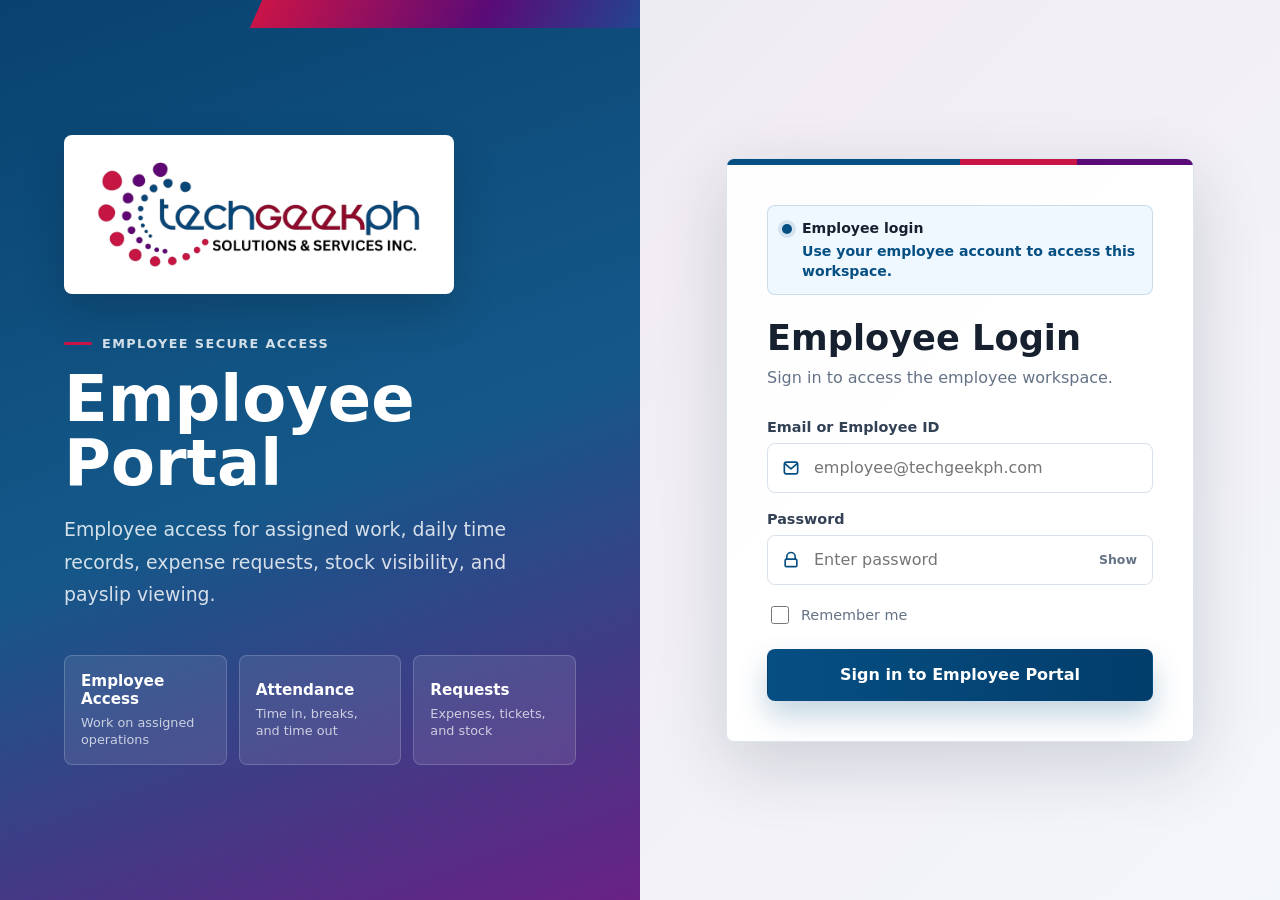
<file: payslip_generator.html>
<!doctype html>
<html lang="en">
<head>
  <meta charset="utf-8">
  <meta name="viewport" content="width=device-width, initial-scale=1">
  <title>TechGeekPH Payslip Generator</title>
  <style>
    :root {
      --blue:#064f83;
      --blue-strong:#023d6b;
      --crimson:#c91448;
      --ink:#16202f;
      --muted:#657386;
      --line:#d9e1ec;
      --soft:#f3f6fa;
      --surface:#ffffff;
      --ok:#1f8a66;
      --warn:#b7791f;
      --danger:#c91448;
      --shadow:0 12px 30px rgba(14,34,55,.07);
      font-family:Inter, ui-sans-serif, system-ui, -apple-system, BlinkMacSystemFont, "Segoe UI", sans-serif;
    }
    *{box-sizing:border-box;}
    html,body{width:100%;max-width:100%;overflow-x:hidden;}
    body{min-height:100vh;margin:0;color:var(--ink);background:var(--soft);}
    button,input,select,textarea{font:inherit;font-size:16px;}
    button{cursor:pointer;}

    .app{min-height:100vh;display:grid;grid-template-columns:280px minmax(0,1fr);width:100%;max-width:100vw;}
    .sidebar{position:sticky;top:0;height:100vh;display:flex;flex-direction:column;gap:18px;padding:16px;color:#fff;background:linear-gradient(180deg,var(--blue-strong),var(--blue) 62%,#083453);overflow-y:auto;-webkit-overflow-scrolling:touch;}
    .brand{display:grid;grid-template-columns:1fr;gap:12px;padding-bottom:16px;border-bottom:1px solid rgba(255,255,255,.16);}
    .brand-logo{display:grid;place-items:center;width:165px;min-height:70px;padding:10px;border-radius:8px;background:#fff;}
    .brand-logo img{display:block;width:100%;height:auto;object-fit:contain;}
    .brand strong{display:block;font-size:1rem;font-weight:900;}
    .brand span{display:block;margin-top:5px;color:rgba(255,255,255,.76);font-size:.84rem;line-height:1.45;}
    .nav{display:grid;grid-template-columns:1fr;gap:7px;width:100%;}
    .nav a,.nav-toggle{display:flex;align-items:center;justify-content:flex-start;width:100%;min-height:42px;border:0;border-radius:10px;color:rgba(255,255,255,.86);background:transparent;padding:0 13px;text-align:left;text-decoration:none;font-size:.88rem;font-weight:850;line-height:1.18;cursor:pointer;white-space:normal;}
    .nav a:hover,.nav a.is-active,.nav-toggle:hover,.nav-toggle.is-active{color:#fff;background:rgba(255,255,255,.13);}
    .nav-group{display:grid;grid-template-columns:1fr;gap:6px;margin:2px 0;border:1px solid rgba(255,255,255,.16);border-radius:12px;padding:8px;background:rgba(255,255,255,.06);width:100%;}
    .nav-toggle{min-height:36px;border-radius:9px;color:#fff;background:rgba(255,255,255,.12);padding:0 11px;font-weight:950;font-family:inherit;}
    .nav-toggle::before{content:none;}
    .nav-toggle::after{content:">";margin-left:auto;font-size:.95rem;opacity:.75;transform:rotate(0deg);}
    .nav-group.is-open .nav-toggle::after{transform:rotate(90deg);}
    .nav-panel{display:none;grid-template-columns:1fr;gap:5px;margin-left:14px;padding-left:10px;border-left:1px solid rgba(255,255,255,.24);}
    .nav-group.is-open .nav-panel{display:grid;}
    .nav-panel a{min-height:34px;padding:0 10px;border-radius:8px;font-size:.82rem;font-weight:820;line-height:1.15;white-space:normal;justify-content:flex-start;text-align:left;}
    .nav-panel a.is-active{background:rgba(255,255,255,.19);color:#fff;}
    .sidebar-footer{margin-top:auto;display:grid;gap:10px;}
    .logout{min-height:44px;width:100%;border:1px solid rgba(255,255,255,.28);border-radius:10px;color:#fff;background:transparent;font-weight:900;text-align:left;padding:0 13px;justify-content:flex-start;}
    .logout:hover{background:rgba(255,255,255,.12);}

    .main{min-width:0;display:grid;grid-template-rows:auto 1fr;}
    .topbar{position:sticky;top:0;z-index:4;display:flex;align-items:center;justify-content:space-between;gap:18px;min-height:84px;padding:16px clamp(16px,3vw,34px);border-bottom:1px solid var(--line);background:rgba(255,255,255,.96);backdrop-filter:blur(12px);}
    .title-block h1{margin:0;font-size:clamp(1.35rem,2.2vw,2rem);}
    .title-block p{margin:5px 0 0;color:var(--muted);font-size:.92rem;}
    .user-chip{display:flex;align-items:center;gap:12px;min-width:0;}
    .avatar{display:grid;place-items:center;width:42px;height:42px;border-radius:50%;color:#fff;background:linear-gradient(135deg,var(--crimson),var(--blue));font-weight:950;}
    .user-chip strong,.user-chip span{display:block;}
    .user-chip strong{font-size:.94rem;}
    .user-chip span{margin-top:2px;color:var(--muted);font-size:.78rem;}
    .content{display:grid;gap:18px;min-width:0;padding:clamp(16px,3vw,30px);max-width:1680px;width:100%;margin:0 auto;}
    .notice{margin:0;padding:12px 14px;border:1px solid rgba(183,121,31,.24);border-radius:10px;background:#fff8ea;color:#7a4e10;font-size:.86rem;line-height:1.45;}
    .notice.ok{border-color:rgba(31,138,102,.28);color:#126247;background:#eefaf5;}
    .notice.error{border-color:rgba(201,20,72,.26);color:#98113b;background:#fff1f5;}
    .is-hidden{display:none!important;}
    .card,.panel{border:1px solid var(--line);border-radius:14px;background:var(--surface);box-shadow:var(--shadow);min-width:0;}
    .summary-grid{display:grid;grid-template-columns:repeat(4,minmax(0,1fr));gap:12px;}
    .card{min-height:112px;padding:16px;}
    .card span,.card strong,.card small{display:block;}
    .card span{color:var(--muted);font-size:.79rem;font-weight:900;}
    .card strong{margin-top:13px;color:var(--blue);font-size:1.58rem;line-height:1.1;overflow-wrap:anywhere;}
    .card small{margin-top:8px;color:#7d8b9d;font-size:.74rem;}
    .layout{display:grid;grid-template-columns:minmax(0,1.2fr) minmax(360px,.8fr);gap:18px;align-items:start;}
    .panel-head{display:flex;align-items:center;justify-content:space-between;gap:14px;padding:16px;border-bottom:1px solid var(--line);}
    .panel-head h2{margin:0;font-size:1.05rem;}
    .panel-head p{margin:4px 0 0;color:var(--muted);font-size:.82rem;line-height:1.4;}
    .mode-chip,.status-chip{display:inline-flex;align-items:center;min-height:30px;padding:0 11px;border-radius:999px;border:1px solid #cde4f6;background:#f0f8ff;color:var(--blue);font-size:.76rem;font-weight:900;white-space:nowrap;}
    .form-grid,.compact-form{display:grid;gap:14px;padding:16px;}
    .form-grid{grid-template-columns:repeat(4,minmax(0,1fr));}
    .field.full{grid-column:1/-1;}
    .field.half{grid-column:span 2;}
    .field label{display:block;margin-bottom:7px;color:#334155;font-size:.78rem;font-weight:900;}
    .field input,.field select,.field textarea{width:100%;min-width:0;min-height:42px;border:1px solid var(--line);border-radius:10px;background:#fff;padding:0 12px;color:var(--ink);outline:none;}
    .field textarea{min-height:82px;padding:10px 12px;resize:vertical;}
    .field input:focus,.field select:focus,.field textarea:focus{border-color:var(--blue);box-shadow:0 0 0 4px rgba(6,79,131,.12);}
    .field-hint{display:block;margin-top:6px;color:#64748b;font-size:.74rem;line-height:1.35;}
    .toolbar{display:flex;align-items:center;justify-content:space-between;gap:10px;padding:14px 16px;border-bottom:1px solid var(--line);background:#fbfdff;flex-wrap:wrap;}
    .toolbar-left,.toolbar-right{display:flex;align-items:center;gap:10px;flex-wrap:wrap;min-width:0;}
    .primary-btn,.ghost-btn,.danger-btn,.small-btn,.ok-btn,.warn-btn{display:inline-flex;align-items:center;justify-content:center;gap:8px;min-height:42px;border-radius:10px;padding:0 14px;font-weight:900;text-decoration:none;white-space:nowrap;}
    .primary-btn{border:1px solid var(--blue);color:#fff;background:var(--blue);}
    .ghost-btn,.small-btn{border:1px solid var(--line);color:var(--blue);background:#fff;}
    .ok-btn{border:1px solid rgba(31,138,102,.35);color:#126247;background:#eefaf5;}
    .warn-btn{border:1px solid rgba(183,121,31,.28);color:#7a4e10;background:#fff8ea;}
    .danger-btn{border:1px solid #f0b5c3;color:var(--danger);background:#fff5f7;}
    .small-btn,.ok-btn.small,.warn-btn.small,.danger-btn.small{min-height:32px;padding:0 10px;font-size:.78rem;}
    button:disabled{opacity:.65;cursor:not-allowed;}
    .table-wrap{width:100%;max-width:100%;overflow:auto;-webkit-overflow-scrolling:touch;}
    table{width:100%;min-width:1100px;border-collapse:collapse;font-size:.82rem;}
    th,td{padding:10px 10px;border-bottom:1px solid #edf1f6;text-align:left;vertical-align:top;}
    th{color:#475569;background:#f9fbfd;font-size:.7rem;text-transform:uppercase;letter-spacing:.035em;white-space:nowrap;}
    td{color:#263244;overflow-wrap:anywhere;}
    .amount,.num{text-align:right;font-weight:900;white-space:nowrap;}
    .calc-grid{display:grid;grid-template-columns:repeat(2,minmax(0,1fr));gap:10px;padding:16px;}
    .calc-row{display:flex;align-items:center;justify-content:space-between;gap:12px;border:1px solid #edf1f6;border-radius:10px;padding:10px 12px;background:#fbfdff;}
    .calc-row span{color:var(--muted);font-size:.78rem;font-weight:850;}
    .calc-row strong{font-size:.92rem;}
    .calc-row.total,.calc-row.net{grid-column:1/-1;}
    .calc-row.total{background:#eef7ff;border-color:#cde4f6;}
    .calc-row.net{background:#eefaf5;border-color:rgba(31,138,102,.28);}
    .calc-row.total strong,.calc-row.net strong{font-size:1.3rem;color:var(--blue);}
    /* Half A4 / A5 crosswise payslip output. Internal margin is 0.5 inch per side. */
    .payslip{width:8.27in;min-height:5.83in;max-width:100%;margin:16px auto;background:#fff;padding:.5in;display:grid;gap:5px;border:1px solid var(--line);box-shadow:0 10px 24px rgba(14,34,55,.08);color:var(--ink);font-size:9.5px;line-height:1.08;overflow:hidden;}
    .payslip-head{display:flex;align-items:flex-start;justify-content:space-between;gap:8px;border-bottom:2px solid var(--blue);padding-bottom:5px;}
    .payslip-head h3{margin:0;color:var(--blue);font-size:.92rem;line-height:1;letter-spacing:.01em;}
    .payslip-head p{margin:2px 0 0;color:var(--muted);font-size:.58rem;line-height:1.12;}
    .payslip-logo{width:66px;background:#fff;border:1px solid var(--line);border-radius:5px;padding:4px;}
    .payslip-logo img{width:100%;display:block;}
    .payslip-info{display:grid;grid-template-columns:repeat(5,minmax(0,1fr));gap:3px 7px;}
    .payslip-info:last-child{grid-template-columns:2fr 1fr;}
    .payslip-info div{border-bottom:1px solid #edf1f6;padding-bottom:2px;min-width:0;}
    .payslip-info span{display:block;color:var(--muted);font-size:.50rem;font-weight:900;text-transform:uppercase;letter-spacing:.015em;}
    .payslip-info strong{display:block;margin-top:1px;font-size:.60rem;line-height:1.05;overflow-wrap:anywhere;}
    .payslip-tables{display:grid;grid-template-columns:1.15fr .85fr;gap:8px;align-items:start;}
    .payslip-table{width:100%;min-width:0;border-collapse:collapse;font-size:.58rem;}
    .payslip-table th,.payslip-table td{padding:2.5px 4px;border-bottom:1px solid #edf1f6;line-height:1.08;vertical-align:middle;}
    .payslip-table th{background:#f8fafc;font-size:.50rem;text-transform:uppercase;letter-spacing:.015em;}
    .payslip-table .amount,.payslip .amount{text-align:right;white-space:nowrap;}
    .payslip-table tr:last-child th{font-size:.55rem;background:#eef6ff;}
    #slipNetPay{font-size:.75rem;color:var(--blue);}
    .png-capture{box-shadow:none!important;border:0!important;margin:0!important;}
    .payroll-results{display:grid;grid-template-columns:1fr;gap:18px;min-width:0;}
    .deduction-panel,.attendance-panel{width:100%;min-width:0;}
    .deduction-panel .calc-grid{grid-template-columns:repeat(4,minmax(0,1fr));}
    .deduction-panel .calc-row.total,.deduction-panel .calc-row.net{grid-column:span 2;}
    .attendance-table{min-width:1520px;table-layout:auto;}
    .attendance-table th:nth-child(1),.attendance-table td:nth-child(1){min-width:135px;white-space:nowrap;}
    .attendance-table th:nth-child(2),.attendance-table td:nth-child(2){min-width:240px;}
    .attendance-table th:nth-child(3),.attendance-table td:nth-child(3),
    .attendance-table th:nth-child(4),.attendance-table td:nth-child(4){min-width:100px;white-space:nowrap;}
    .attendance-table th:nth-child(5),.attendance-table td:nth-child(5){min-width:285px;}
    .attendance-table th:nth-child(6),.attendance-table td:nth-child(6),
    .attendance-table th:nth-child(7),.attendance-table td:nth-child(7),
    .attendance-table th:nth-child(8),.attendance-table td:nth-child(8),
    .attendance-table th:nth-child(9),.attendance-table td:nth-child(9),
    .attendance-table th:nth-child(10),.attendance-table td:nth-child(10),
    .attendance-table th:nth-child(11),.attendance-table td:nth-child(11),
    .attendance-table th:nth-child(12),.attendance-table td:nth-child(12){min-width:78px;white-space:nowrap;}
    .attendance-table th:nth-child(13),.attendance-table td:nth-child(13){min-width:360px;}
    @media (max-width:1180px){.layout{grid-template-columns:1fr;}.summary-grid{grid-template-columns:repeat(2,minmax(0,1fr));}.form-grid{grid-template-columns:repeat(2,minmax(0,1fr));}.deduction-panel .calc-grid{grid-template-columns:repeat(2,minmax(0,1fr));}.deduction-panel .calc-row.total,.deduction-panel .calc-row.net{grid-column:span 1;}}
    @media (max-width:1120px){.app{grid-template-columns:250px minmax(0,1fr);}}
    @media (max-width:860px){.app{display:block;}.sidebar{position:relative;height:auto;min-height:auto;padding:12px;gap:12px;}.brand{grid-template-columns:auto 1fr;align-items:center;gap:10px;padding-bottom:10px;}.brand-logo{width:118px;min-height:46px;}.nav,.nav-panel{grid-template-columns:1fr!important;}.nav a,.nav-toggle,.logout{justify-content:flex-start;text-align:left;}.sidebar-footer{margin-top:0;}.topbar{position:relative;min-height:auto;padding:14px 16px;}.content{padding:14px;}.form-grid,.calc-grid,.payslip-info,.payslip-tables{grid-template-columns:1fr;}.field.half{grid-column:auto;}}
    @media (max-width:680px){.summary-grid{grid-template-columns:1fr;}.panel-head,.toolbar,.toolbar-left,.toolbar-right{display:grid;grid-template-columns:1fr;align-items:stretch;width:100%;}.primary-btn,.ghost-btn,.danger-btn,.ok-btn,.warn-btn{width:100%;}.brand{grid-template-columns:1fr;}.brand-logo{width:124px;}.deduction-panel .calc-grid{grid-template-columns:1fr;}.deduction-panel .calc-row.total,.deduction-panel .calc-row.net{grid-column:auto;}}
    @media print{@page{size:A5 landscape;margin:0;}html,body{background:#fff!important;width:auto!important;height:auto!important;}.sidebar,.topbar,.no-print,.content>.notice,.content>.summary-grid,.content>.layout{display:none!important;}.app,.main,.content{display:block!important;min-height:auto!important;}.content{padding:0!important;max-width:none!important;margin:0!important;}.panel{box-shadow:none!important;border:0!important;margin:0!important;}.payslip{width:8.27in!important;min-height:5.83in!important;max-width:none!important;margin:0!important;padding:.5in!important;border:0!important;box-shadow:none!important;page-break-inside:avoid!important;}.payslip-info{grid-template-columns:repeat(5,minmax(0,1fr))!important;}.payslip-info:last-child{grid-template-columns:2fr 1fr!important;}.payslip-tables{grid-template-columns:1.15fr .85fr!important;}}
  
    .gov-control {
      display: grid;
      grid-template-columns: 150px minmax(0, 1fr);
      gap: 8px;
      align-items: center;
    }
    .gov-control select,
    .gov-control input {
      min-width: 0;
    }
    .gov-control input[readonly] {
      background: #f8fafc;
      color: #475569;
    }
    @media (max-width: 680px) {
      .gov-control {
        grid-template-columns: 1fr;
      }
    }

  </style>
  <link rel="stylesheet" href="assets/employee-shell.css">
</head>
<body>
  <main class="app">
      <aside class="sidebar" data-employee-sidebar>
    <div class="brand">
      <div class="brand-logo">
        <img src="assets/TechGeekPH%20-%20logo.png" alt="TechGeekPH">
      </div>
      <div>
        <strong>TechGeekPH Employee</strong>
        <span>Employee portal workspace for field work, attendance, expenses, stock, and payslip access.</span>
      </div>
    </div>

    <nav class="nav" aria-label="Employee navigation">
      <a href="dashboard.html">Dashboard</a>

      <div class="nav-group">
        <button class="nav-toggle" type="button">Operations</button>
        <div class="nav-panel">
          <a href="application_form.html">Application Form</a>
          <a href="clients.html">Clients</a>
          <a href="tickets.html">Tickets</a>
          <a href="nap-checker.html">NAP Checker</a>
        </div>
      </div>

      <div class="nav-group">
        <button class="nav-toggle" type="button">Attendance &amp; Expenses</button>
        <div class="nav-panel">
          <a href="daily_time_record.html">My Time Record</a>
          <a href="my_expense_request.html">My Expense Request</a>
          <a href="payslip_generator.html">Payslip Generator</a>
        </div>
      </div>

      <div class="nav-group">
        <button class="nav-toggle" type="button">Stock</button>
        <div class="nav-panel">
          <a href="consumable_stock.html">Consumable Stock</a>
        </div>
      </div>
    </nav>

    <div class="sidebar-footer">
      <button class="logout" type="button" id="logoutBtn">Log out</button>
    </div>
  </aside>

    <section class="main">
      <header class="topbar">
        <div class="title-block"><h1>Payslip Generator</h1><p>Backend-connected payroll: Attendance sheet, payroll rates, CA, loans, deductions, and saved payslips.</p></div>
        <div class="user-chip"><div class="avatar" id="avatar">TG</div><div><strong id="userName">TechGeekPH User</strong><span id="userRole">Portal access</span></div></div>
      </header>

      <div class="content">
        <p class="notice" id="notice">Loading payroll data...</p>
        <div class="summary-grid">
          <article class="card"><span>Regular Hours</span><strong id="metricRegHours">0.00</strong><small>Max 8 hrs/day</small></article>
          <article class="card"><span>Gross Pay</span><strong id="metricGross">PHP 0.00</strong><small>Regular pay + allowance + premiums</small></article>
          <article class="card"><span>Total Deduction</span><strong id="metricDeduction">PHP 0.00</strong><small>CA, loan, other, gov</small></article>
          <article class="card"><span>Net Pay</span><strong id="metricNet">PHP 0.00</strong><small>Take-home amount</small></article>
        </div>

        <section class="panel no-print">
          <div class="panel-head"><div><h2>Payroll Controls</h2><p>Regular and On Call employees use the saved Daily Rate. Regular employees receive eligible paid holidays and fixed government deductions per cutoff: SSS PHP 250, Pag-IBIG PHP 100, and PhilHealth PHP 125.</p></div><span class="mode-chip" id="payrollStatus">Backend mode</span></div>
          <div class="form-grid">
            <div class="field"><label>Employee</label><select id="employeeId"><option value="">Loading employees...</option></select></div>
            <div class="field"><label>Employment Type</label><input id="employmentType" value="--" readonly><small class="field-hint">Set this in Employees sheet: Regular or On Call.</small></div>
            <div class="field"><label>Payroll Cutoff</label><select id="payrollKey"><option value="">Loading cutoff...</option></select></div>
            <div class="field"><label>Rest Day Mode</label><select id="restDayMode"><option value="none">None / Regular Days</option><option value="sunday">Sunday as Rest Day</option><option value="saturday-sunday">Saturday & Sunday as Rest Day</option></select></div>
            <div class="field"><label>Daily Rate</label><input id="dailyRate" type="number" min="0" step="0.01" placeholder="700"><small class="field-hint">Used directly for regular hours, OT, rest day, holiday, and night differential computation.</small></div>
            <div class="field"><label>Allowance / Day</label><input id="allowancePerDay" type="number" min="0" step="0.01" placeholder="75"></div>
            <div class="field"><label>OT Multiplier</label><input id="otMultiplier" type="number" min="1" step="0.01" value="1.25"></div>
            <div class="field"><label>ND Rate</label><input id="nightDiffRate" type="number" min="0" step="0.01" value="0.10"><small class="field-hint">0.10 = 10%</small></div>
            <div class="field"><label>Rest Day Multiplier</label><input id="restDayMultiplier" type="number" min="1" step="0.01" value="1.30"><small class="field-hint">Default 1.30 = RD 130%</small></div>
            <div class="field"><label>RDOT Multiplier</label><input id="rdotMultiplier" type="number" min="1" step="0.01" value="1.69"><small class="field-hint">Default 1.69 = RDOT 169%</small></div>
            <div class="field"><label>Additional Pay</label><input id="additionalPay" type="number" min="0" step="0.01" value="0"></div>
            <div class="field"><label>Other Deduction</label><input id="otherDeduction" type="number" min="0" step="0.01" value="0"></div>
            <div class="field">
              <label>SSS Deduction</label>
              <div class="gov-control">
                <select id="sssMode" disabled>
                  <option value="disabled">Not included (On Call)</option>
                  <option value="fixed">Fixed per cutoff</option>
                </select>
                <input id="sssDeduction" type="number" min="0" step="0.01" value="0.00" readonly>
              </div>
              <small class="field-hint">Regular employee: fixed at PHP 250.00 every cutoff.</small>
            </div>
            <div class="field">
              <label>Pag-IBIG Deduction</label>
              <div class="gov-control">
                <select id="pagibigMode" disabled>
                  <option value="disabled">Not included (On Call)</option>
                  <option value="fixed">Fixed per cutoff</option>
                </select>
                <input id="pagibigDeduction" type="number" min="0" step="0.01" value="0.00" readonly>
              </div>
              <small class="field-hint">Regular employee: fixed at PHP 100.00 every cutoff.</small>
            </div>
            <div class="field">
              <label>PhilHealth Deduction</label>
              <div class="gov-control">
                <select id="philhealthMode" disabled>
                  <option value="disabled">Not included (On Call)</option>
                  <option value="fixed">Fixed per cutoff</option>
                </select>
                <input id="philhealthDeduction" type="number" min="0" step="0.01" value="0.00" readonly>
              </div>
              <small class="field-hint">Regular employee: fixed at PHP 125.00 every cutoff.</small>
            </div>
            <div class="field full"><label>Remarks</label><textarea id="remarks" placeholder="Optional payslip remarks"></textarea></div>
          </div>
          <div class="toolbar">
            <div class="toolbar-left"><button class="primary-btn" type="button" id="previewBtn">Preview Payslip</button><button class="ok-btn" type="button" id="savePayslipBtn">Save Payslip</button><button class="ghost-btn" type="button" id="saveRateBtn">Save Rate</button></div>
            <div class="toolbar-right"><button class="ghost-btn" type="button" id="downloadPngBtn">Download PNG</button><button class="ghost-btn" type="button" id="printBtn">Print Half A4 Crosswise</button><button class="ghost-btn" type="button" id="reloadBtn">Reload Data</button></div>
          </div>
        </section>

        <div class="payroll-results no-print">
          <section class="panel deduction-panel">
            <div class="panel-head"><div><h2>Auto Deductions</h2><p>Cash Advance + Food from Expenses, loans from Employee_Loans, and government deductions.</p></div></div>
            <div class="calc-grid">
              <div class="calc-row"><span>Cash Advance / Food</span><strong id="autoCashAdvance">PHP 0.00</strong></div>
              <div class="calc-row"><span>Loan</span><strong id="autoLoan">PHP 0.00</strong></div>
              <div class="calc-row"><span>Other Deduction</span><strong id="autoOtherDeduction">PHP 0.00</strong></div>
              <div class="calc-row"><span>Gov. Deduction</span><strong id="autoGovDeduction">PHP 0.00</strong></div>
              <div class="calc-row"><span>SSS</span><strong id="summarySss">PHP 0.00</strong></div>
              <div class="calc-row"><span>Pag-IBIG</span><strong id="summaryPagibig">PHP 0.00</strong></div>
              <div class="calc-row"><span>PhilHealth</span><strong id="summaryPhilhealth">PHP 0.00</strong></div>
              <div class="calc-row"><span>Government Policy</span><strong id="govDeductionPolicy">--</strong></div>
              <div class="calc-row total"><span>Total Deduction</span><strong id="sideTotalDeduction">PHP 0.00</strong></div>
              <div class="calc-row net"><span>Net Pay</span><strong id="sideNetPay">PHP 0.00</strong></div>
            </div>
            <div class="table-wrap"><table style="min-width:760px"><thead><tr><th>Type</th><th>Description</th><th class="amount">Amount</th></tr></thead><tbody id="deductionRows"><tr><td colspan="3">No deductions yet.</td></tr></tbody></table></div>
          </section>

          <section class="panel attendance-panel">
            <div class="panel-head"><div><h2>Attendance Computation</h2><p>Computed from Time In and Time Out. Automatic 1-hour breaks are applied by the backend. ND from 10:00 PM-6:00 AM is paid even during OT, RDOT, and holidays using the applicable multiplier.</p></div><span class="mode-chip" id="rowCount">0 rows</span></div>
            <div class="table-wrap"><table class="attendance-table"><thead><tr><th>Date</th><th>Holiday</th><th>Time In</th><th>Time Out</th><th>Auto Break</th><th>Work Hrs</th><th>Regular</th><th>OT</th><th>RD</th><th>RDOT</th><th>ND Hrs</th><th>ND Pay</th><th>Remarks / Computation</th></tr></thead><tbody id="attendanceRows"><tr><td colspan="13">No preview yet.</td></tr></tbody></table></div>
          </section>
        </div>

        <section class="panel" id="payslipPanel">
          <div class="panel-head no-print"><div><h2>Printable Payslip</h2><p>Preview updates from backend computation.</p></div><span class="mode-chip" id="computedAt">Not computed yet</span></div>
          <div class="payslip" id="payslipArea">
            <div class="payslip-head"><div><h3>TECHGEEKPH PAYSLIP</h3><p id="slipPayrollLabel">Salary computation summary</p></div><div class="payslip-logo"><img src="assets/TechGeekPH%20-%20logo.png" alt="TechGeekPH"></div></div>
            <div class="payslip-info">
              <div><span>Payslip ID</span><strong id="slipPayslipId">Preview Only</strong></div><div><span>Generated At</span><strong id="slipGeneratedAt">--</strong></div>
              <div><span>Employee Name</span><strong id="slipEmployeeName">--</strong></div><div><span>Employee ID</span><strong id="slipEmployeeId">--</strong></div>
              <div><span>Position</span><strong id="slipPosition">--</strong></div><div><span>Employment Type</span><strong id="slipEmploymentType">--</strong></div>
              <div><span>Salary Date</span><strong id="slipSalaryDate">--</strong></div><div><span>Period Start</span><strong id="slipPeriodStart">--</strong></div>
              <div><span>Period End</span><strong id="slipPeriodEnd">--</strong></div><div><span>Daily Rate</span><strong id="slipDailyRate">PHP 0.00</strong></div>
              <div><span>Days Present</span><strong id="slipDaysPresent">0</strong></div><div><span>Paid Holidays</span><strong id="slipPaidHolidayDays">0</strong></div>
              <div><span>Regular Hours</span><strong id="slipRegularHoursInfo">0.00</strong></div><div><span>Total Work Hours</span><strong id="slipTotalWorkHours">0.00</strong></div>
            </div>
            <div class="payslip-tables">
            <table class="payslip-table"><thead><tr><th>Earnings</th><th class="amount">Hours/Days</th><th class="amount">Amount</th></tr></thead><tbody>
              <tr><td>Regular Pay</td><td class="amount" id="slipRegularHours">0.00</td><td class="amount" id="slipBasePay">PHP 0.00</td></tr>
              <tr><td>Daily Allowance</td><td class="amount" id="slipAllowanceDays">0</td><td class="amount" id="slipAllowance">PHP 0.00</td></tr>
              <tr><td>Holiday Pay</td><td class="amount" id="slipHolidayDays">0</td><td class="amount" id="slipHolidayPay">PHP 0.00</td></tr>
              <tr><td>OT Pay</td><td class="amount" id="slipOvertimeHours">0.00</td><td class="amount" id="slipOtPay">PHP 0.00</td></tr>
              <tr><td>Rest Day Pay</td><td class="amount" id="slipRestDayHours">0.00</td><td class="amount" id="slipRestDayPay">PHP 0.00</td></tr>
              <tr><td>RDOT Pay</td><td class="amount" id="slipRdotHours">0.00</td><td class="amount" id="slipRdotPay">PHP 0.00</td></tr>
              <tr><td>Night Differential</td><td class="amount" id="slipNightDiffHours">0.00</td><td class="amount" id="slipNightDiffPay">PHP 0.00</td></tr>
              <tr><td>Additional Pay</td><td></td><td class="amount" id="slipAdditionalPay">PHP 0.00</td></tr>
              <tr><th>Gross Pay</th><th></th><th class="amount" id="slipGross">PHP 0.00</th></tr>
            </tbody></table>
            <table class="payslip-table"><thead><tr><th>Deductions</th><th class="amount">Amount</th></tr></thead><tbody>
              <tr><td>Cash Advance / Food</td><td class="amount" id="slipCashAdvance">PHP 0.00</td></tr>
              <tr><td>Loan</td><td class="amount" id="slipLoan">PHP 0.00</td></tr>
              <tr><td>Other Deduction</td><td class="amount" id="slipOtherDeduction">PHP 0.00</td></tr>
              <tr><td>SSS</td><td class="amount" id="slipSss">PHP 0.00</td></tr>
              <tr><td>Pag-IBIG</td><td class="amount" id="slipPagibig">PHP 0.00</td></tr>
              <tr><td>PhilHealth</td><td class="amount" id="slipPhilhealth">PHP 0.00</td></tr>
              <tr><th>Total Deduction</th><th class="amount" id="slipTotalDeduction">PHP 0.00</th></tr>
              <tr><th>NET PAY</th><th class="amount" id="slipNetPay">PHP 0.00</th></tr>
            </tbody></table>
            </div>
            <div class="payslip-info"><div><span>Remarks</span><strong id="slipRemarks">--</strong></div><div><span>Holiday Details</span><strong id="slipHolidayDetails">--</strong></div><div><span>Incomplete Logs</span><strong id="slipIncompleteLogs">0</strong></div></div>
          </div>
        </section>
      </div>
    </section>
  </main>

  <script>
    const BACKEND_URL = "https://script.google.com/macros/s/AKfycbxDY5TsonrB58YaN8LGbrrrc_ZD1QVpF1WK0p6jToIR2FBSqGaHfsgaE1CCiH1MvukV/exec";
    const SESSION_KEY = "techgeekph_session";
    const FALLBACK_SESSION_KEY = "techgeekph_employee_session";
    const INITIAL_DATA_CACHE_PREFIX = "techgeekph_payslip_initial_v4:";
    const INITIAL_DATA_CACHE_MAX_AGE = 30 * 60 * 1000;
    let currentPreview = null;
    let employeeMap = {};
    let governmentDefaults = {};

    const els = {
      notice: document.querySelector("#notice"),
      employeeId: document.querySelector("#employeeId"),
      employmentType: document.querySelector("#employmentType"),
      payrollKey: document.querySelector("#payrollKey"),
      dailyRate: document.querySelector("#dailyRate"),
      allowancePerDay: document.querySelector("#allowancePerDay"),
      otMultiplier: document.querySelector("#otMultiplier"),
      nightDiffRate: document.querySelector("#nightDiffRate"),
      restDayMode: document.querySelector("#restDayMode"),
      restDayMultiplier: document.querySelector("#restDayMultiplier"),
      rdotMultiplier: document.querySelector("#rdotMultiplier"),
      additionalPay: document.querySelector("#additionalPay"),
      otherDeduction: document.querySelector("#otherDeduction"),
      sssMode: document.querySelector("#sssMode"),
      sssDeduction: document.querySelector("#sssDeduction"),
      pagibigMode: document.querySelector("#pagibigMode"),
      pagibigDeduction: document.querySelector("#pagibigDeduction"),
      philhealthMode: document.querySelector("#philhealthMode"),
      philhealthDeduction: document.querySelector("#philhealthDeduction"),
      remarks: document.querySelector("#remarks")
    };

    function loadSession(){
      try {
        const primary = JSON.parse(localStorage.getItem(SESSION_KEY) || "{}");
        if (primary && Object.keys(primary).length) return primary;
      } catch(e) {}
      try {
        const fallback = JSON.parse(localStorage.getItem(FALLBACK_SESSION_KEY) || "{}");
        return fallback || {};
      } catch(e) {
        return {};
      }
    }

    function getToken(){
      const session = loadSession();
      return session.token || session.sessionToken || session.accessToken || "";
    }

    function getSessionToken(){
      return getToken();
    }
    function initialsFrom(v){return String(v||"TG").replace(/@.*/,"").split(/[.\s_-]+/).filter(Boolean).slice(0,2).map(p=>p[0].toUpperCase()).join("")||"TG";}
    function setUser(){const s=loadSession();const u=s.user||{};const name=u.fullName||u.name||u.email||s.email||"TechGeekPH User";const role=u.role||s.role||"portal";document.querySelector("#userName").textContent=name;document.querySelector("#userRole").textContent=String(role).charAt(0).toUpperCase()+String(role).slice(1).toLowerCase()+" access";document.querySelector("#avatar").textContent=initialsFrom(name);const adminLink=document.querySelector("#adminRecordsLink");if(adminLink&&String(role).toUpperCase()!=="ADMIN")adminLink.style.display="none";}
    function money(v){const n=Number(v||0);return "PHP "+n.toLocaleString("en-PH",{minimumFractionDigits:2,maximumFractionDigits:2});}
    function formatDisplayDate(value){
      const text=String(value||"").trim();
      if(!text) return "--";
      const iso=text.match(/^(\d{4})-(\d{2})-(\d{2})$/);
      const date=iso ? new Date(Number(iso[1]),Number(iso[2])-1,Number(iso[3])) : new Date(text);
      if(Number.isNaN(date.getTime())) return text;
      return new Intl.DateTimeFormat("en-US",{month:"long",day:"numeric",year:"numeric",timeZone:"Asia/Manila"}).format(date);
    }
    function formatDisplayDateTime(value){
      const text=String(value||"").trim();
      if(!text) return "--";
      const date=new Date(text);
      if(Number.isNaN(date.getTime())) return text;
      return new Intl.DateTimeFormat("en-US",{month:"long",day:"numeric",year:"numeric",hour:"numeric",minute:"2-digit",hour12:true,timeZone:"Asia/Manila"}).format(date);
    }
    function escapeHtml(v){return String(v||"").replace(/&/g,"&amp;").replace(/</g,"&lt;").replace(/>/g,"&gt;").replace(/\"/g,"&quot;");}
    function setText(id,value){const el=document.getElementById(id); if(el) el.textContent=value;}
    function numEl(el){return Number(String(el.value||0).replace(/,/g,""))||0;}
    function showNotice(msg,type){els.notice.textContent=msg;els.notice.classList.remove("ok","error"); if(type) els.notice.classList.add(type);}
    function setBusy(button,busy){if(!button)return;button.disabled=!!busy;}

    function isSessionError(message){
      const text = String(message || "").toLowerCase();
      return text.includes("session expired") ||
        text.includes("no session token") ||
        text.includes("please login again") ||
        text.includes("please log in again") ||
        text.includes("access denied") ||
        text.includes("invalid token");
    }

    function redirectToLogin(message){
      try { localStorage.removeItem(SESSION_KEY); } catch(e) {}
      try { localStorage.removeItem(FALLBACK_SESSION_KEY); } catch(e) {}
      showNotice(message || "Session expired. Redirecting to login page...", "error");
      setTimeout(function(){
        window.location.replace("index.html");
      }, 650);
    }

    async function callBackend(action, data){
      const token = getToken();
      if(!token){
        redirectToLogin("Session expired. Please login again.");
        throw new Error("Session expired. Please login again.");
      }

      const params = new URLSearchParams();
      params.set("action", action);
      params.set("token", token);
      params.set("sessionToken", token);
      if(data !== undefined) params.set("data", JSON.stringify(data || {}));

      const response = await fetch(BACKEND_URL + "?" + params.toString(), { method:"GET", redirect:"follow" });
      const text = await response.text();
      let json;

      try {
        json = JSON.parse(text);
      } catch(e) {
        if(isSessionError(text)){
          redirectToLogin("Session expired. Please login again.");
        }
        throw new Error(text || "Unexpected backend response.");
      }

      if(!json || json.success === false || json.ok === false){
        const msg = (json && json.message) || "Backend error.";
        if(isSessionError(msg)){
          redirectToLogin("Session expired. Please login again.");
        }
        throw new Error(msg);
      }

      return json;
    }

    function payload(){
      return {
        employeeId: els.employeeId.value,
        payrollKey: els.payrollKey.value,
        dailyRate: numEl(els.dailyRate),
        allowancePerDay: numEl(els.allowancePerDay),
        otMultiplier: numEl(els.otMultiplier),
        nightDiffRate: numEl(els.nightDiffRate),
        restDayMode: els.restDayMode.value,
        restDayMultiplier: numEl(els.restDayMultiplier),
        rdotMultiplier: numEl(els.rdotMultiplier),
        additionalPay: numEl(els.additionalPay),
        otherDeduction: numEl(els.otherDeduction),
        sssMode: els.sssMode ? els.sssMode.value : "disabled",
        sssDeduction: numEl(els.sssDeduction),
        pagibigMode: els.pagibigMode ? els.pagibigMode.value : "disabled",
        pagibigDeduction: numEl(els.pagibigDeduction),
        philhealthMode: els.philhealthMode ? els.philhealthMode.value : "disabled",
        philhealthDeduction: numEl(els.philhealthDeduction),
        remarks: els.remarks.value
      };
    }


    function updateGovModeInputs(){
      [
        {mode: els.sssMode, amount: els.sssDeduction},
        {mode: els.pagibigMode, amount: els.pagibigDeduction},
        {mode: els.philhealthMode, amount: els.philhealthDeduction}
      ].forEach(item => {
        if(!item.mode || !item.amount) return;
        const value = item.mode.value;
        if(value === "disabled") {
          item.amount.value = 0;
          item.amount.readOnly = true;
          item.mode.disabled = false;
        } else if(value === "fixed" || value === "auto") {
          item.amount.readOnly = true;
        } else {
          item.amount.readOnly = false;
        }
      });
    }

    function applyEmployeePayrollDefaults(){
      const e = employeeMap[els.employeeId.value];
      if(!e) {
        if(els.employmentType) els.employmentType.value = "--";
        return;
      }

      const employmentType = e.employmentType || "On Call";
      const isRegular = String(employmentType).toLowerCase() === "regular";

      if(els.employmentType) els.employmentType.value = employmentType;
      setText("payrollStatus", (e.position || "Employee") + " - " + employmentType);
      els.dailyRate.value = Number(e.dailyRate || 0);
      els.allowancePerDay.value = Number(e.allowancePerDay || 0);
      els.otMultiplier.value = Number(e.otMultiplier || 1.25);
      els.restDayMultiplier.value = Number(e.restDayMultiplier || 1.30);
      els.rdotMultiplier.value = Number(e.rdotMultiplier || 1.69);
      els.nightDiffRate.value = Number(e.nightDiffRate || 0.10);

      // Regular employees always use the fixed deductions configured by the backend.
      // On Call employees keep government deductions disabled by default.
      const fixedSss = Number(governmentDefaults.fixedRegularSssPerCutoff || 250);
      const fixedPagibig = Number(governmentDefaults.fixedRegularPagibigPerCutoff || 100);
      const fixedPhilhealth = Number(governmentDefaults.fixedRegularPhilhealthPerCutoff || 125);

      if(els.sssMode) { els.sssMode.value = isRegular ? "fixed" : "disabled"; els.sssMode.disabled = true; }
      if(els.pagibigMode) { els.pagibigMode.value = isRegular ? "fixed" : "disabled"; els.pagibigMode.disabled = true; }
      if(els.philhealthMode) { els.philhealthMode.value = isRegular ? "fixed" : "disabled"; els.philhealthMode.disabled = true; }

      if(els.sssDeduction) els.sssDeduction.value = isRegular ? fixedSss.toFixed(2) : "0.00";
      if(els.pagibigDeduction) els.pagibigDeduction.value = isRegular ? fixedPagibig.toFixed(2) : "0.00";
      if(els.philhealthDeduction) els.philhealthDeduction.value = isRegular ? fixedPhilhealth.toFixed(2) : "0.00";
      updateGovModeInputs();
    }

    function getInitialDataCacheKey(){
      const session = loadSession();
      const user = session.user || {};
      const identity = user.userId || user.employeeId || user.email || session.email || "unknown";
      return INITIAL_DATA_CACHE_PREFIX + String(identity).replace(/[^a-z0-9@._-]/gi, "_");
    }

    function readInitialDataCache(){
      try {
        const raw = localStorage.getItem(getInitialDataCacheKey());
        if(!raw) return null;
        const item = JSON.parse(raw);
        if(!item || !item.savedAt || !item.data) return null;
        if(Date.now() - Number(item.savedAt) > INITIAL_DATA_CACHE_MAX_AGE) return null;
        return item.data;
      } catch(e) {
        return null;
      }
    }

    function writeInitialDataCache(data){
      try {
        localStorage.setItem(getInitialDataCacheKey(), JSON.stringify({
          savedAt: Date.now(),
          data: data
        }));
      } catch(e) {}
    }

    function clearInitialDataCache(){
      try { localStorage.removeItem(getInitialDataCacheKey()); } catch(e) {}
    }

    function applyInitialData(res){
      governmentDefaults = res.governmentDefaults || {};
      const employees = res.employees || [];
      employeeMap = {};
      els.employeeId.innerHTML = '<option value="">Select employee</option>' + employees.map(e=>{
        employeeMap[e.employeeId]=e;
        return '<option value="'+escapeHtml(e.employeeId)+'">'+escapeHtml(e.employeeName)+' - '+escapeHtml(e.employeeId)+'</option>';
      }).join("");

      const options = res.payrollOptions || [];
      els.payrollKey.innerHTML = options.map(o=>'<option value="'+escapeHtml(o.key)+'">'+escapeHtml(o.label)+'</option>').join("");
      if(res.defaultPayrollKey) els.payrollKey.value = res.defaultPayrollKey;

      if(employees.length === 1){
        els.employeeId.value = employees[0].employeeId;
        applyEmployeePayrollDefaults();
      }
      updateGovModeInputs();
    }

    async function loadInitial(forceRefresh){
      const cached = forceRefresh ? null : readInitialDataCache();

      if(cached){
        applyInitialData(cached);
        showNotice("Payroll controls are ready. Checking for the latest updates...", "ok");
      } else {
        showNotice("Loading employees and payroll cutoffs...");
      }

      try{
        const res = await callBackend("PAY_getInitialData", {forceRefresh: !!forceRefresh});
        applyInitialData(res);
        writeInitialDataCache(res);
        showNotice("Ready. Employee and payroll cutoff data loaded.", "ok");
      }catch(err){
        if(!cached) showNotice(err.message || String(err),"error");
        else showNotice("Using saved payroll controls. Latest refresh failed: " + (err.message || String(err)), "error");
      }
    }

    function renderPreview(p){
      currentPreview = p;
      if(els.sssMode && p.sssMode) { els.sssMode.value = p.sssMode; els.sssMode.disabled = true; }
      if(els.pagibigMode && p.pagibigMode) { els.pagibigMode.value = p.pagibigMode; els.pagibigMode.disabled = true; }
      if(els.philhealthMode && p.philhealthMode) { els.philhealthMode.value = p.philhealthMode; els.philhealthMode.disabled = true; }
      if(els.sssDeduction) els.sssDeduction.value = Number(p.sssDeduction || 0).toFixed(2);
      if(els.pagibigDeduction) els.pagibigDeduction.value = Number(p.pagibigDeduction || 0).toFixed(2);
      if(els.philhealthDeduction) els.philhealthDeduction.value = Number(p.philhealthDeduction || 0).toFixed(2);
      updateGovModeInputs();
      setText("metricRegHours", Number((p.regularHours||0)+(p.restDayHours||0)).toFixed(2));
      setText("metricGross", money(p.grossPay));
      setText("metricDeduction", money(p.totalDeduction));
      setText("metricNet", money(p.netPay));
      setText("computedAt", p.saved ? "Saved: " + (p.payslipId || "") : "Preview: " + formatDisplayDateTime(p.generatedAt));
      setText("rowCount", (p.attendanceRows||[]).length + " rows");
      setText("autoCashAdvance", money(p.cashAdvanceDeduction));
      setText("autoLoan", money(p.loanDeduction));
      setText("autoOtherDeduction", money(p.otherDeduction));
      setText("autoGovDeduction", money((Number(p.sssDeduction||0)+Number(p.pagibigDeduction||0)+Number(p.philhealthDeduction||0))));
      setText("summarySss", money(p.sssDeduction));
      setText("summaryPagibig", money(p.pagibigDeduction));
      setText("summaryPhilhealth", money(p.philhealthDeduction));
      setText("govDeductionPolicy", p.isRegularEmployee ? "Fixed per cutoff" : (p.governmentDeductionPolicy || "Configurable"));
      setText("sideTotalDeduction", money(p.totalDeduction));
      setText("sideNetPay", money(p.netPay));

      setText("slipPayslipId", p.payslipId || "Preview Only"); setText("slipGeneratedAt", formatDisplayDateTime(p.generatedAt)); setText("slipPayrollLabel", p.payrollLabel || "Salary computation summary");
      setText("slipEmployeeName", p.employeeName || "--"); setText("slipEmployeeId", p.employeeId || "--"); setText("slipPosition", p.position || "--"); setText("slipEmploymentType", p.employmentType || "--"); setText("slipSalaryDate", formatDisplayDate(p.salaryDate));
      setText("slipPeriodStart", formatDisplayDate(p.periodStart)); setText("slipPeriodEnd", formatDisplayDate(p.periodEnd)); setText("slipDailyRate", money(p.dailyRate)); setText("slipDaysPresent", p.daysPresent || 0); setText("slipPaidHolidayDays", p.paidHolidayDays || 0);
      setText("slipRegularHoursInfo", Number(p.regularHours||0).toFixed(2)); setText("slipTotalWorkHours", Number(p.totalWorkHours||0).toFixed(2));
      setText("slipRegularHours", Number(p.regularHours||0).toFixed(2)); setText("slipBasePay", money(p.basePay)); setText("slipAllowanceDays", p.daysPresent || 0); setText("slipAllowance", money(p.allowance)); setText("slipHolidayDays", p.paidHolidayDays || 0); setText("slipHolidayPay", money(p.holidayPay));
      setText("slipOvertimeHours", Number(p.overtimeHours||0).toFixed(2)); setText("slipOtPay", money(p.otPay)); setText("slipRestDayHours", Number(p.restDayHours||0).toFixed(2)); setText("slipRestDayPay", money(p.restDayPay)); setText("slipRdotHours", Number(p.rdotHours||0).toFixed(2)); setText("slipRdotPay", money(p.rdotPay)); setText("slipNightDiffHours", Number(p.nightDiffHours||0).toFixed(2)); setText("slipNightDiffPay", money(p.nightDiffPay));
      setText("slipAdditionalPay", money(p.additionalPay)); setText("slipGross", money(p.grossPay)); setText("slipCashAdvance", money(p.cashAdvanceDeduction)); setText("slipLoan", money(p.loanDeduction));
      setText("slipOtherDeduction", money(p.otherDeduction)); setText("slipSss", money(p.sssDeduction)); setText("slipPagibig", money(p.pagibigDeduction)); setText("slipPhilhealth", money(p.philhealthDeduction));
      setText("slipTotalDeduction", money(p.totalDeduction)); setText("slipNetPay", money(p.netPay)); setText("slipRemarks", p.remarks || "--"); setText("slipHolidayDetails", p.holidayDetails || "--"); setText("slipIncompleteLogs", p.incompleteLogs || 0);

      const attendanceRows = p.attendanceRows || [];
      document.querySelector("#attendanceRows").innerHTML = attendanceRows.length ? attendanceRows.map(function(r){
        const timeOutText = r.timeOut || (r.usedMinimumOpenShift ? "Open - 8h minimum" : "--");
        const autoBreakText = (r.autoBreakHours === "" || r.autoBreakHours === undefined ? "--" : r.autoBreakHours + " hr") +
          (r.autoBreakSchedule ? "<br><small>" + escapeHtml(r.autoBreakSchedule) + "</small>" : "");
        const holidayText = r.holidayName
          ? escapeHtml(r.holidayName) + '<br><small>' + escapeHtml(r.holidayType || "") + (Number(r.holidayPay || 0) ? " - " + money(r.holidayPay) : "") + '</small>'
          : "--";
        const note = [r.remarks, r.computationNote, r.holidayNote, r.nightDiffNote].filter(Boolean).join(" | ");

        return '<tr>' +
          '<td>' + escapeHtml(formatDisplayDate(r.date)) + '</td>' +
          '<td>' + holidayText + '</td>' +
          '<td>' + escapeHtml(r.timeIn || "--") + '</td>' +
          '<td>' + escapeHtml(timeOutText) + '</td>' +
          '<td class="num">' + autoBreakText + '</td>' +
          '<td class="num">' + escapeHtml(r.workHours === "" ? "--" : r.workHours) + '</td>' +
          '<td class="num">' + escapeHtml(r.regularPaidHours === "" ? "--" : r.regularPaidHours) + '</td>' +
          '<td class="num">' + escapeHtml(r.overtimeHours === "" ? "--" : r.overtimeHours) + '</td>' +
          '<td class="num">' + escapeHtml(r.restDayHours === "" ? "--" : r.restDayHours) + '</td>' +
          '<td class="num">' + escapeHtml(r.rdotHours === "" ? "--" : r.rdotHours) + '</td>' +
          '<td class="num">' + escapeHtml(r.nightDiffHours === "" ? "--" : r.nightDiffHours) + '</td>' +
          '<td class="amount">' + money(r.nightDiffPay || 0) + '</td>' +
          '<td>' + escapeHtml(note || "--") + '</td>' +
        '</tr>';
      }).join("") : '<tr><td colspan="13">No attendance rows found for this cutoff.</td></tr>';

      const deductionItems = p.autoDeductionItems || [];
      document.querySelector("#deductionRows").innerHTML = deductionItems.length ? deductionItems.map(d=>'<tr><td>'+escapeHtml(d.type)+'</td><td>'+escapeHtml(d.description)+'</td><td class="amount">'+money(d.amount)+'</td></tr>').join("") : '<tr><td colspan="3">No auto deductions for this cutoff.</td></tr>';
    }

    async function previewPayslip(){
      const btn=document.querySelector("#previewBtn"); setBusy(btn,true); showNotice("Computing payslip from backend...");
      try{const res=await callBackend("PAY_getPayslipPreview", payload()); if(!res || res.success===false) throw new Error(res && res.message ? res.message : "Unable to compute."); renderPreview(res); showNotice("Payslip preview generated.","ok");}
      catch(err){showNotice(err.message||String(err),"error");}
      finally{setBusy(btn,false);}
    }

    async function savePayslip(){
      const btn=document.querySelector("#savePayslipBtn"); setBusy(btn,true); showNotice("Saving payslip to Payslips sheet...");
      try{const data=payload(); const res=await callBackend("PAY_savePayslip", data); if(!res || res.success===false) throw new Error(res && res.message ? res.message : "Unable to save."); renderPreview(res); showNotice("Payslip saved: "+(res.payslipId||""),"ok");}
      catch(err){showNotice(err.message||String(err),"error");}
      finally{setBusy(btn,false);}
    }

    async function saveRate(){
      const btn=document.querySelector("#saveRateBtn"); setBusy(btn,true); showNotice("Saving payroll rate...");
      try{const data=payload(); data.rateNotes="Saved from Payslip Generator"; const res=await callBackend("PAY_savePayrollRate", data); if(!res || res.success===false) throw new Error(res && res.message ? res.message : "Unable to save rate."); clearInitialDataCache(); showNotice(res.message || "Payroll rate saved.","ok");}
      catch(err){showNotice(err.message||String(err),"error");}
      finally{setBusy(btn,false);}
    }



    async function imageToDataUrl(src){
      try{
        const absolute = new URL(src, window.location.href).href;
        const res = await fetch(absolute, {cache:"force-cache"});
        const blob = await res.blob();
        return await new Promise((resolve,reject)=>{
          const reader = new FileReader();
          reader.onload = () => resolve(reader.result);
          reader.onerror = reject;
          reader.readAsDataURL(blob);
        });
      }catch(err){
        return src;
      }
    }

    function sanitizeImagesForPng(clone){
      /*
        IMPORTANT:
        html2canvas cannot export a canvas when a cross-origin image is drawn into it.
        Apps Script pages may treat local assets/logo images as cross-origin inside the sandbox,
        which causes: "Tainted canvases may not be exported".
        For PNG export only, replace images inside the cloned payslip with a clean text logo box.
        The normal screen view and print view still keep the original logo.
      */
      const imgs = Array.from(clone.querySelectorAll("img"));
      imgs.forEach(function(img){
        const fallback = document.createElement("div");
        fallback.className = "png-logo-fallback";
        const alt = String(img.getAttribute("alt") || "TechGeekPH").trim();
        fallback.textContent = alt && alt.toLowerCase().indexOf("techgeek") !== -1 ? "TechGeekPH" : alt;
        fallback.setAttribute("aria-label", fallback.textContent || "TechGeekPH");
        img.replaceWith(fallback);
      });

      Array.from(clone.querySelectorAll("*")).forEach(function(el){
        const bg = window.getComputedStyle(el).backgroundImage;
        if(bg && bg !== "none" && bg.indexOf("url(") !== -1){
          el.style.backgroundImage = "none";
        }
        el.style.filter = "none";
        el.style.backdropFilter = "none";
        el.style.webkitBackdropFilter = "none";
      });
    }

    function buildPngFilename(){
      const emp = (currentPreview && (currentPreview.employeeName || currentPreview.employeeId)) || "employee";
      const date = (currentPreview && currentPreview.salaryDate) || new Date().toISOString().slice(0,10);
      return ("payslip_" + emp + "_" + date + ".png")
        .replace(/[^a-z0-9._-]+/gi,"_")
        .replace(/_+/g,"_");
    }

    function getDownloadErrorText(err){
      if(!err) return "Unknown error.";
      if(err.message) return err.message;
      if(err.type) return "Browser event error: " + err.type;
      if(err.target && err.target.src) return "Image failed to load: " + err.target.src;
      try { return JSON.stringify(err); } catch(e) {}
      return String(err);
    }

    function loadHtml2Canvas(){
      if(window.html2canvas) return Promise.resolve(window.html2canvas);

      return new Promise(function(resolve, reject){
        const existing = document.querySelector('script[data-payslip-html2canvas="1"]');
        if(existing){
          existing.addEventListener("load", function(){ resolve(window.html2canvas); }, {once:true});
          existing.addEventListener("error", function(){ reject(new Error("Unable to load html2canvas library.")); }, {once:true});
          return;
        }

        const script = document.createElement("script");
        script.src = "https://cdnjs.cloudflare.com/ajax/libs/html2canvas/1.4.1/html2canvas.min.js";
        script.async = true;
        script.crossOrigin = "anonymous";
        script.setAttribute("data-payslip-html2canvas", "1");
        script.onload = function(){
          if(window.html2canvas) resolve(window.html2canvas);
          else reject(new Error("html2canvas loaded but is not available."));
        };
        script.onerror = function(){
          reject(new Error("Unable to load html2canvas library. Please check internet connection or CDN access."));
        };
        document.head.appendChild(script);
      });
    }

    function forcePayslipLandscapeLayoutForExport(holder){
      const style = document.createElement("style");
      style.textContent = `
        #payslipPngCaptureWrap,
        #payslipPngCaptureWrap * { box-sizing: border-box !important; }
        #payslipPngCaptureWrap { background:#fff !important; }
        #payslipPngCaptureWrap .payslip {
          width: 8.27in !important;
          min-height: 5.83in !important;
          max-width: none !important;
          margin: 0 !important;
          padding: 0.5in !important;
          border: 0 !important;
          box-shadow: none !important;
          background: #fff !important;
          color: #16202f !important;
          display: grid !important;
          gap: 5px !important;
          font-size: 9.5px !important;
          line-height: 1.08 !important;
          overflow: hidden !important;
        }
        #payslipPngCaptureWrap .payslip-info {
          display: grid !important;
          grid-template-columns: repeat(5, minmax(0, 1fr)) !important;
          gap: 3px 7px !important;
        }
        #payslipPngCaptureWrap .payslip-info:last-child {
          grid-template-columns: 2fr 1fr !important;
        }
        #payslipPngCaptureWrap .payslip-tables {
          display: grid !important;
          grid-template-columns: 1.15fr 0.85fr !important;
          gap: 8px !important;
          align-items: start !important;
        }
        #payslipPngCaptureWrap .payslip-table {
          width: 100% !important;
          min-width: 0 !important;
          border-collapse: collapse !important;
          font-size: .58rem !important;
        }
        #payslipPngCaptureWrap .payslip-table th,
        #payslipPngCaptureWrap .payslip-table td {
          padding: 2.5px 4px !important;
          line-height: 1.08 !important;
          vertical-align: middle !important;
        }
        #payslipPngCaptureWrap .amount {
          text-align: right !important;
          white-space: nowrap !important;
        }
        #payslipPngCaptureWrap .payslip-logo {
          width: 66px !important;
        }
        #payslipPngCaptureWrap .png-logo-fallback {
          width: 66px !important;
          min-height: 26px !important;
          display: grid !important;
          place-items: center !important;
          border: 1px solid #d9e1ec !important;
          border-radius: 5px !important;
          background: #ffffff !important;
          color: #064f83 !important;
          font-size: 8px !important;
          font-weight: 950 !important;
          letter-spacing: .02em !important;
          text-align: center !important;
          padding: 2px !important;
          line-height: 1 !important;
        }
      `;
      holder.appendChild(style);
    }

    async function makePayslipCanvas(){
      const source = document.querySelector("#payslipArea");
      if(!source) throw new Error("Payslip area not found.");

      const html2canvas = await loadHtml2Canvas();

      const holder = document.createElement("div");
      holder.id = "payslipPngCaptureWrap";
      holder.style.position = "fixed";
      holder.style.left = "-10000px";
      holder.style.top = "0";
      holder.style.width = "8.27in";
      holder.style.minHeight = "5.83in";
      holder.style.background = "#ffffff";
      holder.style.zIndex = "-1";
      holder.style.opacity = "1";
      holder.style.pointerEvents = "none";
      holder.style.overflow = "hidden";

      forcePayslipLandscapeLayoutForExport(holder);

      const clone = source.cloneNode(true);
      clone.removeAttribute("id");
      clone.classList.add("png-capture");
      holder.appendChild(clone);
      document.body.appendChild(holder);

      try{
        sanitizeImagesForPng(clone);
        await new Promise(resolve => requestAnimationFrame(() => requestAnimationFrame(resolve)));

        const canvas = await html2canvas(clone, {
          backgroundColor: "#ffffff",
          scale: 3,
          useCORS: true,
          allowTaint: false,
          logging: false,
          width: clone.scrollWidth,
          height: clone.scrollHeight,
          windowWidth: clone.scrollWidth,
          windowHeight: clone.scrollHeight,
          scrollX: 0,
          scrollY: 0
        });

        return canvas;
      } finally {
        holder.remove();
      }
    }

    function downloadCanvasAsPng(canvas){
      if(!canvas) throw new Error("Canvas not created.");

      if(canvas.toBlob){
        return new Promise(function(resolve, reject){
          canvas.toBlob(function(blob){
            if(!blob){
              reject(new Error("Unable to create PNG blob."));
              return;
            }
            const url = URL.createObjectURL(blob);
            const a = document.createElement("a");
            a.href = url;
            a.download = buildPngFilename();
            document.body.appendChild(a);
            a.click();
            a.remove();
            setTimeout(function(){ URL.revokeObjectURL(url); resolve(); }, 500);
          }, "image/png");
        });
      }

      const dataUrl = canvas.toDataURL("image/png");
      const a = document.createElement("a");
      a.href = dataUrl;
      a.download = buildPngFilename();
      document.body.appendChild(a);
      a.click();
      a.remove();
      return Promise.resolve();
    }

    async function downloadPayslipPng(){
      if(!currentPreview){
        showNotice("Preview muna ng payslip bago mag-download ng PNG.", "error");
        return;
      }

      showNotice("Preparing PNG image...");

      try{
        const canvas = await makePayslipCanvas();
        await downloadCanvasAsPng(canvas);
        showNotice("PNG downloaded. Half A4/A5 crosswise size with 0.5 inch margin.", "ok");
      }catch(err){
        showNotice("Unable to download PNG. " + getDownloadErrorText(err) + " You can still use Print Half A4 / Save as PDF.", "error");
      }
    }

    els.employeeId.addEventListener("change", applyEmployeePayrollDefaults);
    [els.sssMode, els.pagibigMode, els.philhealthMode].forEach(function(select){
      if(select) select.addEventListener("change", updateGovModeInputs);
    });
    document.querySelectorAll(".nav-toggle").forEach(button=>button.addEventListener("click",()=>{const group=button.closest(".nav-group"); if(group) group.classList.toggle("is-open");}));
    document.querySelector("#logoutBtn").addEventListener("click",()=>{clearInitialDataCache();localStorage.removeItem(SESSION_KEY);localStorage.removeItem(FALLBACK_SESSION_KEY);window.location.replace("index.html");});
    document.querySelector("#previewBtn").addEventListener("click",previewPayslip);
    document.querySelector("#savePayslipBtn").addEventListener("click",savePayslip);
    document.querySelector("#saveRateBtn").addEventListener("click",saveRate);
    document.querySelector("#downloadPngBtn").addEventListener("click",downloadPayslipPng);
    document.querySelector("#printBtn").addEventListener("click",()=>window.print());
    document.querySelector("#reloadBtn").addEventListener("click",()=>loadInitial(true));
    if(!getToken()){
      redirectToLogin("Session expired. Please login again.");
    } else {
      setUser();
      loadInitial();
    }
  </script>
  <script src="assets/employee-shell.js"></script>
</body>
</html>
</file>
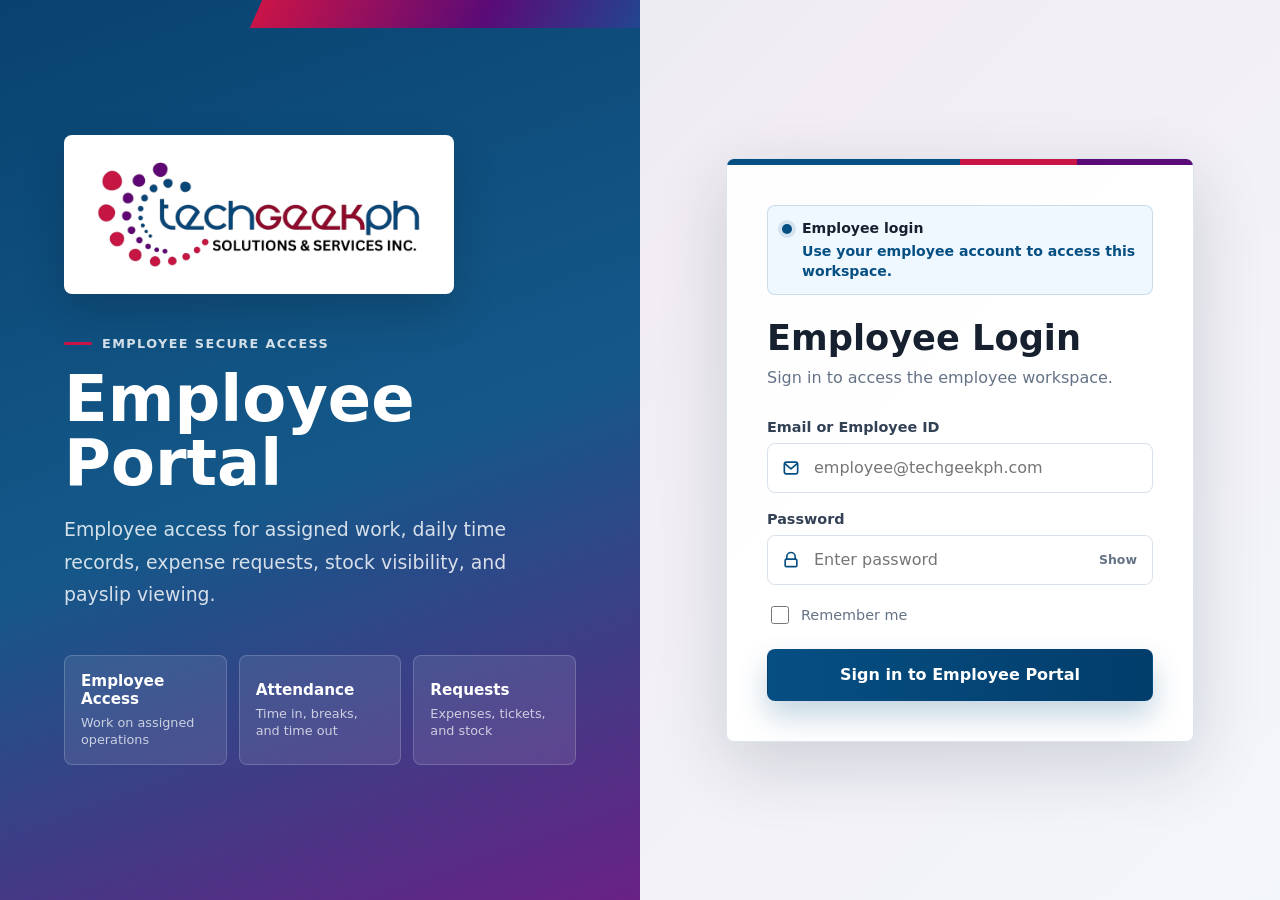
<file: tickets.html>
<!doctype html>
<html lang="en">
<head>
  <meta charset="utf-8">
  <meta name="viewport" content="width=device-width, initial-scale=1">
  <title>TechGeekPH Tickets</title>
<style>
    :root {
      --blue: #064f83;
      --blue-strong: #023d6b;
      --crimson: #c91448;
      --ink: #16202f;
      --muted: #64748b;
      --line: #d9e1ec;
      --soft: #f5f7fb;
      --surface: #ffffff;
      --ok: #1f8a66;
      --warn: #b7791f;
      --danger: #c91448;
      --shadow: 0 10px 28px rgba(14, 34, 55, 0.06);
      font-family: Inter, ui-sans-serif, system-ui, -apple-system, BlinkMacSystemFont, "Segoe UI", sans-serif;
    }

    * { box-sizing: border-box; }
    html { -webkit-text-size-adjust: 100%; }
    body {
      min-height: 100vh;
      margin: 0;
      color: var(--ink);
      background: var(--soft);
    }

    button, input, select, textarea { font: inherit; }
    input, select, textarea, button { font-size: 16px; }
    button { cursor: pointer; }

    .app {
      min-height: 100vh;
      display: grid;
      grid-template-columns: 240px minmax(0, 1fr);
    }

    .sidebar {
      position: sticky;
      top: 0;
      height: 100vh;
      display: flex;
      flex-direction: column;
      gap: 18px;
      padding: 18px;
      overflow-y: auto;
      color: #fff;
      background: linear-gradient(180deg, var(--blue-strong), var(--blue) 58%, #083453);
    }

    .brand {
      display: grid;
      gap: 12px;
      padding-bottom: 16px;
      border-bottom: 1px solid rgba(255, 255, 255, 0.16);
    }

    .brand-logo {
      display: grid;
      place-items: center;
      width: 136px;
      min-height: 50px;
      padding: 8px 10px;
      border-radius: 8px;
      background: #fff;
    }

    .brand-logo img {
      display: block;
      width: 100%;
      height: auto;
    }

    .brand strong, .brand span { display: block; }
    .brand strong { font-size: 0.96rem; }
    .brand span {
      margin-top: 4px;
      color: rgba(255, 255, 255, 0.72);
      font-size: 0.78rem;
      line-height: 1.35;
    }

    .nav {
      display: grid;
      gap: 6px;
    }

    .nav a, .nav button {
      display: flex;
      align-items: center;
      width: 100%;
      min-height: 40px;
      border: 0;
      border-radius: 8px;
      color: rgba(255, 255, 255, 0.82);
      background: transparent;
      padding: 0 12px;
      text-align: left;
      text-decoration: none;
      font-weight: 750;
    }

    .nav a:hover, .nav a.is-active, .nav button:hover {
      color: #fff;
      background: rgba(255, 255, 255, 0.12);
    }



    /* Admin dropdown navigation */
    .nav a, .nav button, .nav summary {
      display: flex;
      align-items: center;
      width: 100%;
      min-height: 40px;
      border: 0;
      border-radius: 8px;
      color: rgba(255, 255, 255, 0.82);
      background: transparent;
      padding: 0 12px;
      text-align: left;
      text-decoration: none;
      font-weight: 750;
      list-style: none;
      user-select: none;
      gap: 8px;
    }

    .nav summary::-webkit-details-marker { display: none; }
    .nav summary::after {
      content: "v";
      margin-left: auto;
      font-size: 0.78rem;
      opacity: 0.72;
      transition: transform 160ms ease;
    }

    .nav details:not([open]) summary::after { transform: rotate(-90deg); }

    .nav a:hover,
    .nav a.is-active,
    .nav button:hover,
    .nav summary:hover,
    .nav details[open] > summary {
      color: #fff;
      background: rgba(255, 255, 255, 0.12);
    }

    .nav-group {
      display: grid;
      gap: 6px;
      border: 1px solid rgba(255, 255, 255, 0.12);
      border-radius: 10px;
      padding: 6px;
      background: rgba(255, 255, 255, 0.04);
    }

    .nav-group summary {
      min-height: 38px;
      padding: 0 10px;
      font-size: 0.82rem;
      font-weight: 900;
    }

    .nav-sub {
      display: grid;
      gap: 4px;
      margin: 2px 0 2px 10px;
      padding-left: 10px;
      border-left: 1px solid rgba(255, 255, 255, 0.20);
    }

    .nav-sub a {
      min-height: 34px;
      padding: 0 10px;
      font-size: 0.78rem;
      font-weight: 780;
    }

    @media (max-width: 920px) {
      .nav { grid-template-columns: 1fr !important; }
      .nav-group { width: 100%; }
    }

    .sidebar-footer {
      margin-top: auto;
      display: grid;
      gap: 10px;
    }

    .logout {
      min-height: 40px;
      border: 1px solid rgba(255, 255, 255, 0.24);
      border-radius: 8px;
      color: #fff;
      background: transparent;
      font-weight: 800;
    }

    .main {
      min-width: 0;
      display: grid;
      grid-template-rows: auto 1fr;
    }

    .topbar {
      position: sticky;
      top: 0;
      z-index: 5;
      display: flex;
      align-items: center;
      justify-content: space-between;
      gap: 18px;
      min-height: 72px;
      padding: 14px clamp(18px, 3vw, 30px);
      border-bottom: 1px solid var(--line);
      background: rgba(255, 255, 255, 0.94);
      backdrop-filter: blur(14px);
    }

    .title-block h1 {
      margin: 0;
      font-size: clamp(1.25rem, 2vw, 1.75rem);
    }

    .title-block p {
      margin: 4px 0 0;
      color: var(--muted);
      font-size: 0.86rem;
    }

    .user-chip {
      display: flex;
      align-items: center;
      gap: 12px;
      min-width: 0;
    }

    .avatar {
      display: grid;
      place-items: center;
      width: 42px;
      height: 42px;
      border-radius: 50%;
      color: #fff;
      background: linear-gradient(135deg, var(--crimson), var(--blue));
      font-weight: 900;
      flex: 0 0 auto;
    }

    .user-chip strong, .user-chip span { display: block; }
    .user-chip strong { font-size: 0.92rem; }
    .user-chip span { margin-top: 2px; color: var(--muted); font-size: 0.78rem; }

    .content {
      min-width: 0;
      display: grid;
      gap: 18px;
      padding: clamp(18px, 3vw, 30px);
    }

    .summary-grid {
      display: grid;
      grid-template-columns: repeat(4, minmax(0, 1fr));
      gap: 12px;
    }

    .card, .panel {
      min-width: 0;
      border: 1px solid var(--line);
      border-radius: 12px;
      background: var(--surface);
      box-shadow: var(--shadow);
    }

    .card {
      min-height: 98px;
      padding: 16px;
    }

    .card span, .card strong, .card small { display: block; }
    .card span { color: var(--muted); font-size: 0.78rem; font-weight: 800; }
    .card strong { margin-top: 10px; color: var(--blue); font-size: 1.65rem; }
    .card small { margin-top: 7px; color: #7d8b9d; font-size: 0.72rem; }

    .panel-head {
      display: flex;
      align-items: center;
      justify-content: space-between;
      gap: 14px;
      padding: 16px;
      border-bottom: 1px solid var(--line);
    }

    .panel-head h2 {
      margin: 0;
      font-size: 1rem;
    }

    .panel-head p {
      margin: 4px 0 0;
      color: var(--muted);
      font-size: 0.8rem;
      line-height: 1.4;
    }

    .notice {
      margin: 0;
      padding: 12px 14px;
      border: 1px solid rgba(183, 121, 31, 0.22);
      border-radius: 8px;
      background: #fff8ea;
      color: #7a4e10;
      font-size: 0.84rem;
      line-height: 1.45;
    }

    .notice.ok {
      border-color: rgba(31, 138, 102, 0.28);
      color: #126247;
      background: #eefaf5;
    }

    .notice.error {
      border-color: rgba(201, 20, 72, 0.26);
      color: #98113b;
      background: #fff1f5;
    }

    .is-hidden { display: none !important; }

    .form-wrap {
      display: grid;
      gap: 16px;
      padding: 16px;
    }

    .section {
      border: 1px solid #e5ebf3;
      border-radius: 12px;
      background: #fbfdff;
      overflow: hidden;
    }

    .section-title {
      display: flex;
      justify-content: space-between;
      gap: 12px;
      padding: 12px 14px;
      border-bottom: 1px solid #e5ebf3;
      background: #ffffff;
    }

    .section-title h3 {
      margin: 0;
      color: var(--blue);
      font-size: 0.92rem;
      text-transform: uppercase;
      letter-spacing: 0.035em;
    }

    .section-title span {
      color: var(--muted);
      font-size: 0.76rem;
      font-weight: 800;
    }

    .form-grid {
      display: grid;
      grid-template-columns: repeat(4, minmax(0, 1fr));
      gap: 12px;
      padding: 14px;
    }

    .field { min-width: 0; }
    .field.wide { grid-column: span 2; }
    .field.full { grid-column: 1 / -1; }

    .field label {
      display: block;
      margin-bottom: 6px;
      color: #334155;
      font-size: 0.76rem;
      font-weight: 850;
    }

    .field small {
      display: block;
      margin-top: 5px;
      color: var(--muted);
      font-size: 0.72rem;
      line-height: 1.35;
    }

    .file-note {
      min-height: 22px;
      overflow-wrap: anywhere;
    }

    .file-ready {
      color: var(--ok) !important;
      font-weight: 800;
    }

    .field input, .field select, .field textarea {
      width: 100%;
      min-height: 40px;
      border: 1px solid var(--line);
      border-radius: 8px;
      background: #fff;
      padding: 0 11px;
      color: var(--ink);
      outline: none;
    }

    .field textarea {
      min-height: 76px;
      padding: 9px 11px;
      resize: vertical;
    }

    .field input[type="checkbox"] {
      width: 18px;
      min-height: 18px;
      height: 18px;
      padding: 0;
    }

    .checkline {
      display: flex;
      align-items: flex-start;
      gap: 10px;
      min-height: 40px;
      padding: 11px;
      border: 1px solid var(--line);
      border-radius: 8px;
      background: #fff;
    }

    .checkline span {
      color: var(--ink);
      font-size: 0.86rem;
      line-height: 1.35;
    }

    .form-actions {
      position: sticky;
      bottom: 0;
      z-index: 4;
      display: flex;
      align-items: center;
      justify-content: flex-end;
      gap: 10px;
      flex-wrap: wrap;
      padding: 14px 16px;
      border-top: 1px solid var(--line);
      background: rgba(255, 255, 255, 0.96);
      backdrop-filter: blur(12px);
    }

    .primary-btn, .ghost-btn, .danger-btn, .small-btn {
      display: inline-flex;
      align-items: center;
      justify-content: center;
      min-height: 40px;
      border-radius: 8px;
      padding: 0 14px;
      font-weight: 850;
      text-decoration: none;
    }

    .small-btn {
      min-height: 32px;
      padding: 0 10px;
      font-size: 0.78rem;
    }

    .primary-btn {
      border: 1px solid var(--blue);
      color: #fff;
      background: var(--blue);
    }

    .ghost-btn, .small-btn {
      border: 1px solid var(--line);
      color: var(--blue);
      background: #fff;
    }

    .danger-btn {
      border: 1px solid #f0b5c3;
      color: var(--danger);
      background: #fff5f7;
    }

    .primary-btn:disabled, .ghost-btn:disabled, .danger-btn:disabled {
      opacity: 0.6;
      cursor: not-allowed;
    }

    .toolbar {
      display: flex;
      align-items: center;
      justify-content: space-between;
      gap: 12px;
      padding: 14px 16px;
      border-bottom: 1px solid var(--line);
      background: #fbfdff;
      flex-wrap: wrap;
    }

    .search, .filter {
      min-height: 40px;
      border: 1px solid var(--line);
      border-radius: 8px;
      background: #fff;
      padding: 0 12px;
      color: var(--ink);
      outline: none;
    }

    .search { width: min(100vw - 70px, 420px); }

    .mode-chip {
      display: inline-flex;
      align-items: center;
      min-height: 28px;
      padding: 0 10px;
      border-radius: 999px;
      border: 1px solid #cde4f6;
      background: #f0f8ff;
      color: var(--blue);
      font-size: 0.76rem;
      font-weight: 850;
      white-space: nowrap;
    }

    .table-wrap {
      width: 100%;
      overflow: auto;
      -webkit-overflow-scrolling: touch;
    }

    table {
      width: 100%;
      min-width: 1180px;
      border-collapse: collapse;
      font-size: 0.84rem;
    }

    th, td {
      padding: 12px 13px;
      border-bottom: 1px solid #edf1f6;
      text-align: left;
      vertical-align: top;
    }

    th {
      color: #475569;
      background: #f9fbfd;
      font-size: 0.72rem;
      text-transform: uppercase;
      letter-spacing: 0.035em;
      white-space: nowrap;
    }

    td { color: #263244; }
    .address-cell { min-width: 260px; white-space: normal; line-height: 1.35; }

    @media (min-width: 1280px) {
      .content {
        max-width: 1680px;
        width: 100%;
        margin: 0 auto;
      }
    }

    @media (max-width: 1180px) {
      .app { grid-template-columns: 210px minmax(0, 1fr); }
      .sidebar { padding: 14px; }
      .content { padding: 18px; }
      .summary-grid { grid-template-columns: repeat(2, minmax(0, 1fr)); }
      .form-grid { grid-template-columns: repeat(2, minmax(0, 1fr)); }
    }

    @media (max-width: 860px) {
      .app { display: block; }
      .sidebar {
        position: relative;
        height: auto;
        min-height: auto;
        padding: 12px;
        gap: 12px;
      }
      .brand {
        grid-template-columns: auto 1fr;
        align-items: center;
        gap: 10px;
        padding-bottom: 10px;
      }
      .brand-logo { width: 110px; min-height: 42px; }
      .nav { grid-template-columns: repeat(3, minmax(0, 1fr)); gap: 6px; }
      .nav a, .nav button, .logout {
        min-height: 38px;
        justify-content: center;
        padding: 0 8px;
        font-size: 0.8rem;
        text-align: center;
      }
      .sidebar-footer { margin-top: 0; }
      .topbar { position: relative; min-height: auto; padding: 14px 16px; }
      .content { padding: 14px; gap: 14px; }
      .panel-head, .toolbar { padding: 14px; }
    }

    @media (max-width: 680px) {
      body { background: #f2f5f9; }
      .brand { grid-template-columns: 1fr; }
      .brand-logo { width: 124px; }
      .nav { grid-template-columns: repeat(2, minmax(0, 1fr)); }
      .topbar { display: grid; gap: 12px; }
      .user-chip {
        width: 100%;
        padding: 10px;
        border: 1px solid var(--line);
        border-radius: 12px;
        background: #fff;
      }
      .summary-grid, .form-grid { grid-template-columns: 1fr; }
      .field.wide, .field.full { grid-column: auto; }
      .section-title, .panel-head, .toolbar, .form-actions {
        display: grid;
        grid-template-columns: 1fr;
        width: 100%;
      }
      .search, .filter, .primary-btn, .ghost-btn, .danger-btn, .small-btn { width: 100%; }
      .form-actions { position: relative; }
      .card { min-height: auto; }
      .card strong { font-size: 1.45rem; }
      .table-wrap { overflow: visible; }
      table {
        min-width: 0;
        width: 100%;
        border-collapse: separate;
        border-spacing: 0 12px;
      }
      thead { display: none; }
      tbody { display: grid; gap: 12px; }
      tr {
        display: grid;
        gap: 0;
        border: 1px solid var(--line);
        border-radius: 12px;
        background: #fff;
        box-shadow: 0 8px 20px rgba(14, 34, 55, 0.05);
        overflow: hidden;
      }
      td {
        display: grid;
        grid-template-columns: 120px minmax(0, 1fr);
        gap: 10px;
        align-items: start;
        width: 100%;
        padding: 10px 12px;
        border-bottom: 1px solid #edf1f6;
        white-space: normal;
        overflow-wrap: anywhere;
      }
      td:last-child { border-bottom: 0; }
      td::before {
        content: attr(data-label);
        color: var(--muted);
        font-size: 0.72rem;
        font-weight: 900;
        text-transform: uppercase;
        letter-spacing: 0.03em;
      }
      td.address-cell { min-width: 0; }
    }

    @media (max-width: 420px) {
      .content { padding: 10px; }
      .nav { grid-template-columns: 1fr; }
      td { grid-template-columns: 1fr; gap: 5px; }
      .title-block h1 { font-size: 1.25rem; }
      .title-block p, .panel-head p { font-size: 0.76rem; }
    }

    .check-line {
      display: flex !important;
      align-items: center;
      gap: 10px;
      min-height: 40px;
      padding: 10px 12px;
      border: 1px solid var(--line);
      border-radius: 10px;
      background: #f8fbff;
      color: var(--ink) !important;
      font-size: 0.88rem !important;
      text-transform: none !important;
      letter-spacing: 0 !important;
    }

    .check-line input {
      width: 18px;
      min-height: 18px;
      padding: 0;
      margin: 0;
      accent-color: var(--blue);
    }

    .computed-field input {
      background: #f8fafc;
      font-weight: 850;
      color: var(--blue);
    }

    .payment-note {
      margin: 4px 0 0;
      color: var(--muted);
      font-size: 0.76rem;
      line-height: 1.35;
    }


    .terms-paper {
      display: grid;
      gap: 14px;
      max-height: 520px;
      overflow: auto;
      padding: 18px;
      border: 1px solid var(--line);
      border-radius: 12px;
      background: #fff;
      box-shadow: inset 0 0 0 1px rgba(6, 79, 131, 0.03);
      line-height: 1.55;
    }

    .terms-header {
      text-align: center;
      padding-bottom: 12px;
      border-bottom: 2px solid var(--blue);
    }

    .terms-header h2,
    .terms-header h3 {
      margin: 0;
      color: var(--blue-strong);
    }

    .terms-header h2 {
      font-size: clamp(1rem, 2vw, 1.3rem);
      letter-spacing: 0.03em;
    }

    .terms-header h3 {
      margin-top: 6px;
      font-size: 0.95rem;
      color: var(--crimson);
    }

    .terms-section {
      padding: 12px;
      border: 1px solid #edf1f6;
      border-radius: 10px;
      background: #fbfdff;
      color: #263244;
      font-size: 0.88rem;
    }

    .terms-section strong {
      display: block;
      margin-bottom: 6px;
      color: var(--blue);
      font-size: 0.9rem;
    }

    .terms-reminder {
      margin: 0;
      padding: 12px;
      border: 1px solid rgba(201, 20, 72, 0.18);
      border-radius: 10px;
      background: #fff5f7;
      color: #98113b;
      font-size: 0.84rem;
      line-height: 1.45;
    }

    @media print {
      .sidebar,
      .topbar,
      .summary-grid,
      .recent-panel,
      .form-actions,
      .notice,
      .no-print {
        display: none !important;
      }

      .app,
      .main,
      .content {
        display: block !important;
        min-height: auto !important;
        padding: 0 !important;
        background: #fff !important;
      }

      .panel,
      .section,
      .terms-paper {
        box-shadow: none !important;
        border-color: #111827 !important;
      }

      .terms-paper {
        max-height: none !important;
        overflow: visible !important;
      }
    }

  

    /* Keep dropdown navigation as one column on tablets/phones */
    @media (max-width: 920px) {
      .nav { grid-template-columns: 1fr !important; }
      .nav-group { width: 100%; }
      .nav summary { justify-content: flex-start !important; text-align: left !important; }
      .nav-sub a { justify-content: flex-start !important; text-align: left !important; }
    }

  

    /* ==========================================================
       Tickets page adjustments - same sizing/layout as Clients and Application Form
       ========================================================== */
    .ticket-layout {
      display: grid;
      grid-template-columns: minmax(0, 1.35fr) minmax(320px, 0.85fr);
      gap: 18px;
      align-items: start;
    }

    .workspace,
    .ticket-forms,
    .ticket-layout {
      min-width: 0;
    }

    .ticket-forms {
      display: grid;
      gap: 18px;
    }

    .client-preview {
      display: grid;
      gap: 10px;
      padding: 14px;
      border-top: 1px solid var(--line);
      background: #fbfdff;
    }

    .client-preview-grid {
      display: grid;
      grid-template-columns: repeat(2, minmax(0, 1fr));
      gap: 10px;
    }

    .client-info-item {
      min-height: 58px;
      border: 1px solid #e6edf5;
      border-radius: 10px;
      padding: 10px;
      background: #fff;
    }

    .client-info-item span {
      display: block;
      color: var(--muted);
      font-size: 0.72rem;
      font-weight: 850;
      text-transform: uppercase;
      letter-spacing: 0.035em;
    }

    .client-info-item strong {
      display: block;
      margin-top: 5px;
      color: var(--ink);
      font-size: 0.86rem;
      overflow-wrap: anywhere;
    }

    .mini-toolbar {
      display: grid;
      grid-template-columns: minmax(0, 1fr) auto;
      gap: 10px;
      padding: 14px;
      border-bottom: 1px solid var(--line);
      background: #fbfdff;
    }

    .ticket-tabs {
      display: grid;
      grid-template-columns: repeat(2, minmax(0, 1fr));
      gap: 8px;
      padding: 14px;
      border-bottom: 1px solid var(--line);
      background: #fbfdff;
    }

    .tab-btn {
      min-height: 40px;
      border: 1px solid var(--line);
      border-radius: 8px;
      background: #fff;
      color: var(--blue);
      font-weight: 850;
    }

    .tab-btn.is-active {
      border-color: var(--blue);
      background: var(--blue);
      color: #fff;
    }

    .ticket-panel { display: none; }
    .ticket-panel.is-active { display: block; }

    .form-actions.stack {
      justify-content: stretch;
    }

    .form-actions.stack .primary-btn,
    .form-actions.stack .ghost-btn {
      width: 100%;
    }

    .status-pill {
      display: inline-flex;
      align-items: center;
      min-height: 25px;
      padding: 0 9px;
      border-radius: 999px;
      background: #eef2f7;
      color: #64748b;
      font-size: 0.74rem;
      font-weight: 800;
      white-space: nowrap;
    }

    .status-pill.pending { background: #fff7e8; color: var(--warn); }
    .status-pill.assigned,
    .status-pill.ongoing,
    .status-pill.checking { background: #f0f8ff; color: var(--blue); }
    .status-pill.done { background: #eefaf5; color: var(--ok); }
    .status-pill.cancelled { background: #fff1f5; color: var(--danger); }

    .issue-cell {
      max-width: 320px;
      white-space: normal;
      overflow-wrap: anywhere;
    }

    .ticket-update-actions {
      display: flex;
      align-items: center;
      gap: 6px;
      flex-wrap: wrap;
      min-width: 220px;
    }

    .ticket-update-actions .small-btn {
      min-height: 30px;
      padding: 0 9px;
      font-size: 0.74rem;
      white-space: nowrap;
    }

    .small-btn.take-btn { border-color: #cde4f6; background: #f0f8ff; color: var(--blue); }
    .small-btn.start-btn { border-color: #d8dfea; background: #fff; color: #334155; }
    .small-btn.check-btn { border-color: #fee6ad; background: #fff8ea; color: #9a5b00; }
    .small-btn.resolve-btn { border-color: #c8eadb; background: #eefaf5; color: var(--ok); }
    .small-btn.cancel-btn { border-color: #f0b5c3; background: #fff1f5; color: var(--danger); }

    table {
      min-width: 1180px;
    }

    @media (max-width: 1180px) {
      .ticket-layout {
        grid-template-columns: 1fr;
      }
    }

    @media (max-width: 680px) {
      .client-preview-grid,
      .mini-toolbar,
      .ticket-tabs {
        grid-template-columns: 1fr;
      }

      .ticket-layout,
      .ticket-forms {
        gap: 14px;
      }

      .ticket-update-actions {
        min-width: 0;
        display: grid;
        grid-template-columns: 1fr 1fr;
        width: 100%;
      }

      .ticket-update-actions .small-btn {
        width: 100%;
      }
    }

    @media (max-width: 420px) {
      .ticket-update-actions {
        grid-template-columns: 1fr;
      }
    }

  

    /* ==========================================================
       STANDARD ADMIN SIDEBAR FORMAT - DO NOT CHANGE PER PAGE
       ========================================================== */
    .app {
      min-height: 100vh !important;
      display: grid !important;
      grid-template-columns: 240px minmax(0, 1fr) !important;
    }

    .sidebar {
      position: sticky !important;
      top: 0 !important;
      height: 100vh !important;
      display: flex !important;
      flex-direction: column !important;
      gap: 18px !important;
      padding: 18px !important;
      overflow-y: auto !important;
      color: #fff !important;
      background: linear-gradient(180deg, var(--blue-strong), var(--blue) 58%, #083453) !important;
    }

    .brand {
      display: grid !important;
      gap: 12px !important;
      padding-bottom: 16px !important;
      border-bottom: 1px solid rgba(255, 255, 255, 0.16) !important;
    }

    .brand-logo {
      display: grid !important;
      place-items: center !important;
      width: 124px !important;
      min-height: 52px !important;
      padding: 8px 10px !important;
      border-radius: 7px !important;
      background: #fff !important;
    }

    .brand-logo img {
      display: block !important;
      width: 100% !important;
      height: auto !important;
    }

    .brand strong,
    .brand span {
      display: block !important;
    }

    .brand strong {
      font-size: 0.96rem !important;
      font-weight: 900 !important;
    }

    .brand span {
      margin-top: 4px !important;
      color: rgba(255, 255, 255, 0.78) !important;
      font-size: 0.78rem !important;
      line-height: 1.38 !important;
    }

    .nav {
      display: grid !important;
      gap: 8px !important;
      width: 100% !important;
      grid-template-columns: 1fr !important;
    }

    .nav a,
    .nav-toggle {
      display: flex !important;
      align-items: center !important;
      justify-content: flex-start !important;
      width: 100% !important;
      min-height: 42px !important;
      border: 0 !important;
      border-radius: 8px !important;
      color: rgba(255, 255, 255, 0.92) !important;
      background: transparent !important;
      padding: 0 12px !important;
      text-align: left !important;
      text-decoration: none !important;
      font-size: 0.88rem !important;
      font-weight: 850 !important;
      cursor: pointer !important;
      line-height: 1.2 !important;
      white-space: normal !important;
    }

    .nav a:hover,
    .nav a.is-active,
    .nav-toggle:hover,
    .nav-toggle.is-active {
      color: #fff !important;
      background: rgba(255, 255, 255, 0.13) !important;
    }

    .nav-group {
      display: grid !important;
      gap: 6px !important;
      border: 1px solid rgba(255, 255, 255, 0.14) !important;
      border-radius: 8px !important;
      padding: 6px !important;
      background: rgba(255, 255, 255, 0.06) !important;
      margin: 0 !important;
    }

    .nav-toggle {
      min-height: 38px !important;
      background: rgba(255, 255, 255, 0.08) !important;
    }

    .nav-toggle::after {
      content: ">" !important;
      margin-left: auto !important;
      font-size: 0.95rem !important;
      opacity: 0.75 !important;
      transform: rotate(0deg) !important;
    }

    .nav-group.is-open .nav-toggle::after {
      transform: rotate(90deg) !important;
    }

    .nav-panel {
      display: none !important;
      gap: 4px !important;
      padding: 2px 0 0 10px !important;
      margin-left: 6px !important;
      border-left: 1px solid rgba(255, 255, 255, 0.22) !important;
    }

    .nav-group.is-open .nav-panel {
      display: grid !important;
    }

    .nav-panel a {
      min-height: 34px !important;
      padding: 0 10px !important;
      border-radius: 7px !important;
      font-size: 0.8rem !important;
      font-weight: 820 !important;
      line-height: 1.15 !important;
      white-space: normal !important;
    }

    .nav-panel a.is-active {
      background: rgba(255, 255, 255, 0.19) !important;
      color: #fff !important;
    }

    .sidebar-footer {
      margin-top: auto !important;
      display: grid !important;
      gap: 10px !important;
    }

    .logout {
      min-height: 40px !important;
      border: 1px solid rgba(255, 255, 255, 0.28) !important;
      border-radius: 8px !important;
      color: #fff !important;
      background: transparent !important;
      font-weight: 850 !important;
      text-align: left !important;
      padding: 0 12px !important;
      cursor: pointer !important;
    }

    .logout:hover {
      background: rgba(255, 255, 255, 0.12) !important;
    }

    @media (max-width: 860px) {
      .app {
        grid-template-columns: 1fr !important;
        display: grid !important;
      }

      .sidebar {
        position: relative !important;
        height: auto !important;
        min-height: auto !important;
      }

      .nav {
        grid-template-columns: 1fr !important;
      }

      .nav a,
      .nav-toggle,
      .logout {
        justify-content: flex-start !important;
        text-align: left !important;
      }
    }

  

    /* ==========================================================
       Ticket workspace: queue first, forms next, resolved last
       ========================================================== */
    .ticket-center-panel {
      width: 100%;
      min-width: 0;
      overflow: hidden;
    }

    .ticket-tabs-four {
      grid-template-columns: repeat(4, minmax(0, 1fr));
    }

    .subpanel-heading {
      display: flex;
      align-items: center;
      justify-content: space-between;
      gap: 14px;
      padding: 16px;
      border-bottom: 1px solid var(--line);
      background: #fff;
    }

    .subpanel-heading h3 {
      margin: 0;
      color: var(--blue);
      font-size: 1rem;
    }

    .subpanel-heading p {
      margin: 4px 0 0;
      color: var(--muted);
      font-size: .8rem;
      line-height: 1.4;
    }

    .ticket-form-wide {
      grid-template-columns: repeat(4, minmax(0, 1fr));
      align-items: start;
    }

    .full-row {
      grid-column: 1 / -1;
    }

    .form-actions.full-row {
      position: relative;
      bottom: auto;
      justify-content: flex-end;
      border-top: 1px solid var(--line);
      margin: 0 -14px -14px;
      padding: 14px;
    }

    .copy-btn {
      border-color: #cde4f6 !important;
      background: #f0f8ff !important;
      color: var(--blue) !important;
    }

    .copy-btn.is-copied {
      border-color: #c8eadb !important;
      background: #eefaf5 !important;
      color: var(--ok) !important;
    }

    .client-selector-toolbar {
      grid-template-columns: minmax(0, 1fr) auto;
      overflow: visible;
    }

    .client-search-wrap {
      position: relative;
      min-width: 0;
    }

    .client-search-wrap .search {
      width: 100%;
    }

    .client-search-results {
      position: absolute;
      z-index: 30;
      top: calc(100% + 6px);
      left: 0;
      right: 0;
      max-height: 320px;
      overflow-y: auto;
      border: 1px solid var(--line);
      border-radius: 10px;
      background: #fff;
      box-shadow: 0 16px 36px rgba(14, 34, 55, .16);
    }

    .client-search-result {
      display: grid;
      gap: 4px;
      width: 100%;
      min-height: 58px;
      border: 0;
      border-bottom: 1px solid #edf1f6;
      background: #fff;
      padding: 10px 12px;
      color: var(--ink);
      text-align: left;
    }

    .client-search-result:last-child { border-bottom: 0; }

    .client-search-result:hover,
    .client-search-result.is-active { background: #f0f8ff; }

    .client-search-result strong {
      color: var(--blue-strong);
      font-size: .86rem;
      overflow-wrap: anywhere;
    }

    .client-search-result span {
      color: var(--muted);
      font-size: .76rem;
      line-height: 1.35;
      overflow-wrap: anywhere;
    }

    .client-search-empty {
      padding: 12px;
      color: var(--muted);
      font-size: .82rem;
      text-align: center;
    }

    .client-preview.full-row {
      grid-column: 1 / -1;
      border: 1px solid #e6edf5;
      border-radius: 12px;
      overflow: hidden;
      padding: 14px;
      background: #fbfdff;
    }

    .client-preview-actions {
      display: flex;
      justify-content: flex-end;
      padding-top: 2px;
    }

    .ticket-update-actions {
      min-width: 250px;
    }

    @media (max-width: 1180px) {
      .ticket-tabs-four {
        grid-template-columns: repeat(2, minmax(0, 1fr));
      }

      .ticket-form-wide {
        grid-template-columns: repeat(2, minmax(0, 1fr));
      }
    }

    @media (max-width: 680px) {
      .ticket-tabs-four,
      .ticket-form-wide,
      .client-selector-toolbar {
        grid-template-columns: 1fr;
      }

      .subpanel-heading {
        display: grid;
        grid-template-columns: 1fr;
      }

      .full-row,
      .client-preview.full-row {
        grid-column: auto;
      }

      .form-actions.full-row {
        display: grid;
        grid-template-columns: 1fr;
        margin: 0 -14px -14px;
      }

      .form-actions.full-row .primary-btn,
      .form-actions.full-row .ghost-btn {
        width: 100%;
      }
    }

</style>
  <link rel="stylesheet" href="assets/employee-shell.css">
</head>
<body>
  <main class="app">
      <aside class="sidebar" data-employee-sidebar>
    <div class="brand">
      <div class="brand-logo">
        <img src="assets/TechGeekPH%20-%20logo.png" alt="TechGeekPH">
      </div>
      <div>
        <strong>TechGeekPH Employee</strong>
        <span>Employee portal workspace for field work, attendance, expenses, stock, and payslip access.</span>
      </div>
    </div>

    <nav class="nav" aria-label="Employee navigation">
      <a href="dashboard.html">Dashboard</a>

      <div class="nav-group">
        <button class="nav-toggle" type="button">Operations</button>
        <div class="nav-panel">
          <a href="application_form.html">Application Form</a>
          <a href="clients.html">Clients</a>
          <a href="tickets.html">Tickets</a>
          <a href="nap-checker.html">NAP Checker</a>
        </div>
      </div>

      <div class="nav-group">
        <button class="nav-toggle" type="button">Attendance &amp; Expenses</button>
        <div class="nav-panel">
          <a href="daily_time_record.html">My Time Record</a>
          <a href="my_expense_request.html">My Expense Request</a>
          <a href="payslip_generator.html">Payslip Generator</a>
        </div>
      </div>

      <div class="nav-group">
        <button class="nav-toggle" type="button">Stock</button>
        <div class="nav-panel">
          <a href="consumable_stock.html">Consumable Stock</a>
        </div>
      </div>
    </nav>

    <div class="sidebar-footer">
      <button class="logout" type="button" id="logoutBtn">Log out</button>
    </div>
  </aside>

    <section class="main">
      <header class="topbar">
        <div class="title-block"><h1>Tickets</h1><p>Repair, installation, relocation, and service requests.</p></div>
        <div class="user-chip"><div class="avatar" id="avatar">TG</div><div><strong id="userName">TechGeekPH User</strong><span id="userRole">Portal access</span></div></div>
      </header>

      <div class="content">
        <p class="notice is-hidden" id="notice"></p>

        <div class="summary-grid">
          <article class="card"><span>Total Tickets</span><strong id="metricTotal">--</strong><small>All ticket records</small></article>
          <article class="card"><span>Open Work</span><strong id="metricOpen">--</strong><small>Pending, assigned, ongoing</small></article>
          <article class="card"><span>Done</span><strong id="metricDone">--</strong><small>Completed tickets</small></article>
          <article class="card"><span>Urgent</span><strong id="metricUrgent">--</strong><small>High priority work</small></article>
        </div>

        <section class="panel ticket-center-panel">
          <div class="panel-head">
            <div>
              <h2>Create Ticket</h2>
              <p>View the work queue, create installation or client concern tickets, and review completed work.</p>
            </div>
            <button class="ghost-btn" type="button" id="refreshBtn">Refresh All</button>
          </div>

          <div class="ticket-tabs ticket-tabs-four">
            <button class="tab-btn is-active" type="button" data-tab="workQueuePanel">Ticket Work Queue</button>
            <button class="tab-btn" type="button" data-tab="newInstallPanel">New Installation</button>
            <button class="tab-btn" type="button" data-tab="oldConcernPanel">Old Client Concern</button>
            <button class="tab-btn" type="button" data-tab="resolvedTicketsPanel">Resolved Tickets</button>
          </div>

          <div class="ticket-panel is-active" id="workQueuePanel">
            <div class="subpanel-heading">
              <div>
                <h3>Ticket Work Queue</h3>
                <p>Pending, assigned, ongoing, and for-checking tickets only.</p>
              </div>
              <span class="mode-chip" id="openTicketCount">0 open tickets</span>
            </div>
            <div class="toolbar">
              <input class="search" id="queueSearchInput" placeholder="Search ticket, account, client, tech, issue">
              <select class="filter" id="queueStatusFilter">
                <option value="">All open status</option>
                <option>Pending</option>
                <option>Assigned</option>
                <option>On Going</option>
                <option>For Checking</option>
                <option>Cancelled</option>
              </select>
            </div>
            <div class="table-wrap">
              <table>
                <thead>
                  <tr>
                    <th>Ticket ID</th>
                    <th>Date Created</th>
                    <th>Account #</th>
                    <th>Client</th>
                    <th>Phone</th>
                    <th>Ticket Type</th>
                    <th>Issue / Purpose</th>
                    <th>Priority</th>
                    <th>Assigned Tech</th>
                    <th>Status</th>
                    <th>Schedule Date</th>
                    <th>Action</th>
                  </tr>
                </thead>
                <tbody id="activeTicketRows"><tr><td colspan="12">Waiting for open ticket data...</td></tr></tbody>
              </table>
            </div>
          </div>

          <div class="ticket-panel" id="newInstallPanel">
            <div class="subpanel-heading">
              <div>
                <h3>New Installation</h3>
                <p>Create an installation work order and copy the complete details for the assigned technician.</p>
              </div>
            </div>
            <form class="form-grid ticket-form-wide" id="newInstallForm">
              <div class="field"><label for="newAccountNo">Account #</label><input id="newAccountNo" name="clientId" placeholder="Optional / Auto from admin"></div>
              <div class="field"><label for="newClientName">Client Name</label><input id="newClientName" name="clientName" placeholder="Juan Dela Cruz" required></div>
              <div class="field"><label for="newContactNumber">Phone</label><input id="newContactNumber" name="contactNumber" placeholder="639xxxxxxxxx"></div>
              <div class="field"><label for="newRdBlk">RD/BLK</label><input id="newRdBlk" name="rdBlk" placeholder="BLK19"></div>
              <div class="field wide"><label for="newAddress">Service Address</label><textarea id="newAddress" name="address" placeholder="Complete installation address"></textarea></div>
              <div class="field wide"><label for="newMapsLink">Google Maps Link</label><input id="newMapsLink" name="googleMapsLink" placeholder="https://www.google.com/maps?q=..."></div>
              <div class="field"><label for="newPriority">Priority</label><select id="newPriority" name="priority"><option>Normal</option><option>Low</option><option>High</option><option>Urgent</option></select></div>
              <div class="field"><label for="newAssignedTech">Assigned Tech</label><input id="newAssignedTech" name="assignedTech" placeholder="Technician name"></div>
              <div class="field"><label for="newScheduleDate">Schedule Date</label><input id="newScheduleDate" name="scheduleDate" type="date"></div>
              <div class="field wide"><label for="newIssue">Installation Notes</label><textarea id="newIssue" name="issuePurpose" placeholder="Plan, landmark, installation instruction, or notes"></textarea></div>
              <input type="hidden" name="ticketType" value="Installation">
              <input type="hidden" name="status" value="Pending">
              <div class="form-actions full-row">
                <button class="ghost-btn copy-btn" type="button" id="copyNewInstallBtn">Copy Details for Tech</button>
                <button class="primary-btn" type="submit">Save New Installation Ticket</button>
              </div>
            </form>
          </div>

          <div class="ticket-panel" id="oldConcernPanel">
            <div class="subpanel-heading">
              <div>
                <h3>Old Client Concern</h3>
                <p>Search the client by account number, name, phone, or RD/BLK. A single match is selected automatically.</p>
              </div>
            </div>

            <div class="mini-toolbar client-selector-toolbar">
              <div class="client-search-wrap">
                <input
                  class="search"
                  id="clientSearchInput"
                  placeholder="Type account #, client name, phone, or RD/BLK"
                  autocomplete="off"
                  aria-autocomplete="list"
                  aria-controls="clientSearchResults"
                  aria-expanded="false"
                >
                <div class="client-search-results is-hidden" id="clientSearchResults" role="listbox"></div>
              </div>
              <button class="ghost-btn" type="button" id="clearSelectedClientBtn">Clear Client</button>
            </div>

            <form class="form-grid ticket-form-wide" id="oldConcernForm">
              <div class="client-preview full-row" id="clientPreview">
                <p class="notice">Mag-type sa search bar. Kapag iisa ang matching client, automatic na lalabas ang complete client details at Google Maps Link.</p>
              </div>

              <div class="field"><label for="oldTicketType">Ticket Type</label><select id="oldTicketType" name="ticketType"><option>Repair</option><option>No Internet</option><option>Slow Connection</option><option>Relocation</option><option>Change Router</option><option>Fiber Cut</option><option>Payment Concern</option><option>Others</option></select></div>
              <div class="field"><label for="oldPriority">Priority</label><select id="oldPriority" name="priority"><option>Normal</option><option>Low</option><option>High</option><option>Urgent</option></select></div>
              <div class="field"><label for="oldAssignedTech">Assigned Tech</label><input id="oldAssignedTech" name="assignedTech" placeholder="Technician name"></div>
              <div class="field"><label for="oldScheduleDate">Schedule Date</label><input id="oldScheduleDate" name="scheduleDate" type="date"></div>
              <div class="field full"><label for="oldIssue">Concern / Issue</label><textarea id="oldIssue" name="issuePurpose" placeholder="Describe the client concern" required></textarea></div>
              <input type="hidden" name="clientId" id="oldClientId">
              <input type="hidden" name="clientName" id="oldClientName">
              <input type="hidden" name="contactNumber" id="oldContactNumber">
              <input type="hidden" name="address" id="oldAddress">
              <input type="hidden" name="status" value="Pending">
              <div class="form-actions full-row">
                <button class="ghost-btn copy-btn" type="button" id="copyOldConcernBtn">Copy Client Details for Tech</button>
                <button class="primary-btn" type="submit">Save Old Client Concern Ticket</button>
              </div>
            </form>
          </div>

          <div class="ticket-panel" id="resolvedTicketsPanel">
            <div class="subpanel-heading">
              <div>
                <h3>Resolved Tickets</h3>
                <p>Completed tickets are separated from the active work queue.</p>
              </div>
              <span class="mode-chip" id="resolvedTicketCount">0 resolved tickets</span>
            </div>
            <div class="toolbar">
              <input class="search" id="resolvedSearchInput" placeholder="Search resolved ticket, client, tech, or issue">
              <button class="ghost-btn" type="button" id="clearResolvedSearchBtn">Clear Search</button>
            </div>
            <div class="table-wrap">
              <table>
                <thead>
                  <tr>
                    <th>Ticket ID</th>
                    <th>Date Created</th>
                    <th>Account #</th>
                    <th>Client</th>
                    <th>Phone</th>
                    <th>Ticket Type</th>
                    <th>Issue / Purpose</th>
                    <th>Priority</th>
                    <th>Assigned Tech</th>
                    <th>Status</th>
                    <th>Schedule Date</th>
                    <th>Action</th>
                  </tr>
                </thead>
                <tbody id="resolvedTicketRows"><tr><td colspan="12">Waiting for resolved ticket data...</td></tr></tbody>
              </table>
            </div>
          </div>
        </section>

        <section class="panel">
          <div class="panel-head"><div><h2>Workflow</h2><p>Recommended ticket flow</p></div></div>
          <div class="form-grid"><p class="notice">Pending → Assigned → On Going → For Checking → Done. Done tickets automatically appear under Resolved Tickets.</p></div>
        </section>
      </div>
    </section>
  </main>

  <script>
    const BACKEND_URL = "https://script.google.com/macros/s/AKfycbxDY5TsonrB58YaN8LGbrrrc_ZD1QVpF1WK0p6jToIR2FBSqGaHfsgaE1CCiH1MvukV/exec";
    const SESSION_KEY = "techgeekph_session";
    const FALLBACK_SESSION_KEY = "techgeekph_employee_session";
    const LOGIN_PAGE = "index.html";

    let tickets = [];
    let clients = [];
    let selectedClient = null;
    let clientSearchMatches = [];
    let activeClientSuggestionIndex = -1;

    const fields = {
      notice: document.querySelector("#notice"),
      avatar: document.querySelector("#avatar"),
      userName: document.querySelector("#userName"),
      userRole: document.querySelector("#userRole"),
      metricTotal: document.querySelector("#metricTotal"),
      metricOpen: document.querySelector("#metricOpen"),
      metricDone: document.querySelector("#metricDone"),
      metricUrgent: document.querySelector("#metricUrgent"),
      refreshBtn: document.querySelector("#refreshBtn"),
      logoutBtn: document.querySelector("#logoutBtn"),

      activeTicketRows: document.querySelector("#activeTicketRows"),
      resolvedTicketRows: document.querySelector("#resolvedTicketRows"),
      queueSearchInput: document.querySelector("#queueSearchInput"),
      queueStatusFilter: document.querySelector("#queueStatusFilter"),
      resolvedSearchInput: document.querySelector("#resolvedSearchInput"),
      clearResolvedSearchBtn: document.querySelector("#clearResolvedSearchBtn"),
      openTicketCount: document.querySelector("#openTicketCount"),
      resolvedTicketCount: document.querySelector("#resolvedTicketCount"),

      newInstallForm: document.querySelector("#newInstallForm"),
      oldConcernForm: document.querySelector("#oldConcernForm"),
      copyNewInstallBtn: document.querySelector("#copyNewInstallBtn"),
      copyOldConcernBtn: document.querySelector("#copyOldConcernBtn"),

      clientSearchInput: document.querySelector("#clientSearchInput"),
      clientSearchResults: document.querySelector("#clientSearchResults"),
      clientPreview: document.querySelector("#clientPreview"),
      clearSelectedClientBtn: document.querySelector("#clearSelectedClientBtn"),
      oldClientId: document.querySelector("#oldClientId"),
      oldClientName: document.querySelector("#oldClientName"),
      oldContactNumber: document.querySelector("#oldContactNumber"),
      oldAddress: document.querySelector("#oldAddress")
    };

    function loadSession() {
      try {
        return JSON.parse(
          localStorage.getItem(SESSION_KEY) ||
          localStorage.getItem(FALLBACK_SESSION_KEY) ||
          "{}"
        );
      } catch (error) {
        return {};
      }
    }

    function getSessionToken() {
      const session = loadSession();
      return session.token || session.sessionToken || session.accessToken || "";
    }

    function clearSessionAndLogin() {
      localStorage.removeItem(SESSION_KEY);
      localStorage.removeItem(FALLBACK_SESSION_KEY);
      window.location.replace(LOGIN_PAGE);
    }

    function isSessionError(message) {
      const text = normalize(message);
      return text.indexOf("no session token") !== -1 ||
        text.indexOf("session expired") !== -1 ||
        text.indexOf("please login again") !== -1 ||
        text.indexOf("access denied") !== -1;
    }

    function handleSessionFailure(response) {
      const message = response && response.message ? response.message : "";
      if (isSessionError(message)) {
        clearSessionAndLogin();
        return true;
      }
      return false;
    }

    function initialsFrom(value) {
      return String(value || "TG")
        .replace(/@.*/, "")
        .split(/[.\s_-]+/)
        .filter(Boolean)
        .slice(0, 2)
        .map(function(part) { return part[0].toUpperCase(); })
        .join("") || "TG";
    }

    function setUser(session) {
      const user = session.user || {};
      const name = user.fullName || user.name || user.email || session.email || "TechGeekPH User";
      const role = user.role || session.role || "portal";

      fields.userName.textContent = name;
      fields.userRole.textContent =
        String(role).charAt(0).toUpperCase() +
        String(role).slice(1).toLowerCase() +
        " access";
      fields.avatar.textContent = initialsFrom(name);
    }

    function normalize(value) {
      return String(value || "").trim().toLowerCase();
    }

    function escapeHtml(value) {
      return String(value || "")
        .replace(/&/g, "&amp;")
        .replace(/</g, "&lt;")
        .replace(/>/g, "&gt;")
        .replace(/"/g, "&quot;");
    }

    function keyValue(row, keys) {
      for (let i = 0; i < keys.length; i += 1) {
        const key = keys[i];
        if (
          row &&
          Object.prototype.hasOwnProperty.call(row, key) &&
          String(row[key] === undefined || row[key] === null ? "" : row[key]).trim() !== ""
        ) {
          return row[key];
        }
      }
      return "";
    }

    function formatDate(value) {
      if (!value) return "";
      const raw = String(value);
      const date = new Date(raw);

      if (!Number.isNaN(date.getTime())) {
        return date.toLocaleDateString("en-PH", {
          timeZone: "Asia/Manila",
          year: "numeric",
          month: "short",
          day: "2-digit"
        });
      }

      return raw;
    }

    function moneyNumber(value) {
      const cleaned = String(value || "").replace(/[^0-9.-]/g, "");
      return cleaned ? cleaned : "";
    }

    function formatMoney(value) {
      const cleaned = moneyNumber(value);
      if (!cleaned) return "";

      const number = Number(cleaned);
      if (!Number.isFinite(number)) return String(value || "");

      return "PHP " + number.toLocaleString("en-PH", {
        minimumFractionDigits: 2,
        maximumFractionDigits: 2
      });
    }

    function formatMetric(value) {
      return Number.isFinite(Number(value)) ? Number(value).toLocaleString() : "0";
    }

    function getTicketId(row) {
      return keyValue(row, ["TicketID", "ticketId", "Ticket ID"]);
    }

    function getTicketStatus(row) {
      return keyValue(row, ["Status", "status"]) || "Pending";
    }

    function isResolvedTicket(row) {
      const status = normalize(getTicketStatus(row));
      return ["done", "resolved", "completed", "complete"].indexOf(status) !== -1;
    }

    function getTicketText(row) {
      return [
        keyValue(row, ["TicketID", "ticketId", "Ticket ID"]),
        keyValue(row, ["ClientID", "clientId", "Account No.", "Account #"]),
        keyValue(row, ["Client Name", "clientName"]),
        keyValue(row, ["Contact Number", "contactNumber", "Phone Number", "phone"]),
        keyValue(row, ["Address", "address", "Service Address"]),
        keyValue(row, ["Ticket Type", "ticketType"]),
        keyValue(row, ["Issue/Purpose", "issuePurpose", "Issue", "Purpose"]),
        keyValue(row, ["Assigned Tech", "assignedTech"]),
        keyValue(row, ["Status", "status"]),
        keyValue(row, ["Admin Remarks", "adminRemarks"]),
        keyValue(row, ["Tech Remarks", "techRemarks"])
      ].join(" ").toLowerCase();
    }

    function getClientAccountNo(row) {
      return keyValue(row, [
        "Account No.",
        "Account Number",
        "accountNo",
        "clientId",
        "ClientID"
      ]);
    }

    function getClientName(row) {
      return keyValue(row, ["Client Name", "clientName", "Name"]);
    }

    function getClientPhone(row) {
      return keyValue(row, [
        "Phone Number",
        "phoneNumber",
        "Contact Number",
        "Phone"
      ]);
    }

    function getClientAddress(row) {
      return keyValue(row, [
        "Service Address",
        "serviceAddress",
        "Address",
        "address"
      ]);
    }

    function getClientMaps(row) {
      return keyValue(row, [
        "Google Maps Link",
        "googleMapsLink",
        "Maps Link",
        "Google Map Link"
      ]);
    }

    function getClientRdBlk(row) {
      return keyValue(row, [
        "RD / BLK",
        "RD/BLK",
        "rdBlk",
        "Block/Lot",
        "RD BLK"
      ]);
    }

    function getClientSearchText(row) {
      return [
        getClientAccountNo(row),
        getClientName(row),
        getClientRdBlk(row),
        getClientPhone(row),
        getClientAddress(row)
      ].join(" ").toLowerCase();
    }

    function extractUrl(value) {
      const match = String(value || "").match(/https?:\/\/[^\s|]+/i);
      return match ? match[0] : "";
    }

    function getTicketMapLink(row) {
      const direct = keyValue(row, [
        "Google Maps Link",
        "googleMapsLink",
        "Maps Link"
      ]);
      if (direct) return direct;

      return extractUrl(
        keyValue(row, ["Admin Remarks", "adminRemarks", "Remarks", "remarks"])
      );
    }

    async function callBackend(action, payload) {
      const data = Object.assign({}, payload || {});
      data.action = action;
      data.method = action;

      if (!data.token && !data.sessionToken) {
        data.token = getSessionToken();
      }

      const params = new URLSearchParams();
      Object.keys(data).forEach(function(key) {
        if (data[key] !== undefined && data[key] !== null) {
          params.set(
            key,
            typeof data[key] === "object" ? JSON.stringify(data[key]) : data[key]
          );
        }
      });

      const response = await fetch(BACKEND_URL + "?" + params.toString(), {
        method: "GET",
        redirect: "follow"
      });

      const text = await response.text();
      const type = response.headers.get("content-type") || "";

      if (type.indexOf("application/json") !== -1 || /^[\s\r\n]*[\[{]/.test(text)) {
        return JSON.parse(text);
      }

      if (/<html[\s>]/i.test(text) || /sandboxFrame/i.test(text)) {
        return {
          ok: false,
          success: false,
          htmlResponse: true,
          message: "Apps Script returned HTML instead of JSON. Check Web App deployment and access settings."
        };
      }

      return {
        ok: false,
        success: false,
        message: text.trim() || "Unexpected response from backend."
      };
    }

    function showNotice(message, type) {
      fields.notice.textContent = message;
      fields.notice.classList.remove("is-hidden", "ok", "error");
      if (type === "ok") fields.notice.classList.add("ok");
      if (type === "error") fields.notice.classList.add("error");
    }

    function hideNotice() {
      fields.notice.textContent = "";
      fields.notice.classList.add("is-hidden");
      fields.notice.classList.remove("ok", "error");
    }

    function statusClass(status) {
      const text = normalize(status).replace(/\s+/g, "");
      if (text === "pending") return "pending";
      if (text === "assigned") return "assigned";
      if (text === "ongoing") return "ongoing";
      if (text === "forchecking") return "checking";
      if (["done", "resolved", "completed", "complete"].indexOf(text) !== -1) return "done";
      if (text === "cancelled" || text === "canceled") return "cancelled";
      return "";
    }

    function setMetrics() {
      const openStatuses = ["pending", "assigned", "on going", "ongoing", "for checking"];

      fields.metricTotal.textContent = formatMetric(tickets.length);
      fields.metricOpen.textContent = formatMetric(
        tickets.filter(function(row) {
          return openStatuses.indexOf(normalize(getTicketStatus(row))) !== -1;
        }).length
      );
      fields.metricDone.textContent = formatMetric(
        tickets.filter(isResolvedTicket).length
      );
      fields.metricUrgent.textContent = formatMetric(
        tickets.filter(function(row) {
          const priority = normalize(keyValue(row, ["Priority", "priority"]));
          return priority === "urgent" || priority === "high";
        }).length
      );
    }

    function filteredQueueTickets() {
      const query = normalize(fields.queueSearchInput.value);
      const status = normalize(fields.queueStatusFilter.value);

      return tickets.filter(function(row) {
        if (isResolvedTicket(row)) return false;

        const matchesQuery = !query || getTicketText(row).indexOf(query) !== -1;
        const matchesStatus = !status || normalize(getTicketStatus(row)) === status;
        return matchesQuery && matchesStatus;
      });
    }

    function filteredResolvedTickets() {
      const query = normalize(fields.resolvedSearchInput.value);

      return tickets.filter(function(row) {
        if (!isResolvedTicket(row)) return false;
        return !query || getTicketText(row).indexOf(query) !== -1;
      });
    }

    function actionButton(label, action, ticketId, extraClass) {
      return '<button class="small-btn ' +
        escapeHtml(extraClass || "") +
        '" type="button" data-ticket-action="' +
        escapeHtml(action) +
        '" data-ticket-id="' +
        escapeHtml(ticketId) +
        '">' +
        escapeHtml(label) +
        "</button>";
    }

    function copyTicketButton(ticketId) {
      return '<button class="small-btn copy-btn" type="button" data-copy-ticket-id="' +
        escapeHtml(ticketId) +
        '">Copy Details</button>';
    }

    function ticketActionButtons(row, resolvedMode) {
      const ticketId = getTicketId(row);
      const status = normalize(getTicketStatus(row));

      if (!ticketId) return "-";

      const buttons = [copyTicketButton(ticketId)];

      if (resolvedMode || isResolvedTicket(row)) {
        buttons.push('<span class="status-pill done">Resolved</span>');
        return '<div class="ticket-update-actions">' + buttons.join("") + "</div>";
      }

      if (!status || status === "pending") {
        buttons.push(actionButton("Take", "takeTicket", ticketId, "take-btn"));
      }

      if (status === "assigned") {
        buttons.push(actionButton("Start", "startTicket", ticketId, "start-btn"));
      }

      if (status === "on going" || status === "ongoing") {
        buttons.push(actionButton("For Checking", "forCheckingTicket", ticketId, "check-btn"));
        buttons.push(actionButton("Resolve", "resolveTicket", ticketId, "resolve-btn"));
      }

      if (status === "for checking") {
        buttons.push(actionButton("Resolve", "resolveTicket", ticketId, "resolve-btn"));
      }

      if (status !== "cancelled" && status !== "canceled") {
        buttons.push(actionButton("Cancel", "cancelTicket", ticketId, "cancel-btn"));
      } else {
        buttons.push('<span class="status-pill cancelled">Cancelled</span>');
      }

      return '<div class="ticket-update-actions">' + buttons.join("") + "</div>";
    }

    function renderTicketRows(rows, target, resolvedMode) {
      if (!rows.length) {
        target.innerHTML =
          '<tr><td data-label="Status" colspan="12">' +
          (resolvedMode ? "No resolved tickets found." : "No open tickets found.") +
          "</td></tr>";
        return;
      }

      target.innerHTML = rows.slice().reverse().map(function(row) {
        const status = getTicketStatus(row);
        const accountNo = keyValue(row, [
          "ClientID",
          "clientId",
          "Account No.",
          "Account #"
        ]);
        const phone = keyValue(row, [
          "Contact Number",
          "contactNumber",
          "Phone Number",
          "phone"
        ]);

        return "<tr>" +
          '<td data-label="Ticket ID">' + escapeHtml(getTicketId(row)) + "</td>" +
          '<td data-label="Date Created">' + escapeHtml(formatDate(keyValue(row, ["Date Created", "dateCreated"]))) + "</td>" +
          '<td data-label="Account #">' + escapeHtml(accountNo) + "</td>" +
          '<td data-label="Client">' + escapeHtml(keyValue(row, ["Client Name", "clientName"])) + "</td>" +
          '<td data-label="Phone">' + escapeHtml(phone) + "</td>" +
          '<td data-label="Ticket Type">' + escapeHtml(keyValue(row, ["Ticket Type", "ticketType"])) + "</td>" +
          '<td data-label="Issue / Purpose" class="issue-cell">' + escapeHtml(keyValue(row, ["Issue/Purpose", "issuePurpose", "Issue", "Purpose"])) + "</td>" +
          '<td data-label="Priority">' + escapeHtml(keyValue(row, ["Priority", "priority"])) + "</td>" +
          '<td data-label="Assigned Tech">' + escapeHtml(keyValue(row, ["Assigned Tech", "assignedTech"])) + "</td>" +
          '<td data-label="Status"><span class="status-pill ' + statusClass(status) + '">' + escapeHtml(status) + "</span></td>" +
          '<td data-label="Schedule Date">' + escapeHtml(formatDate(keyValue(row, ["Schedule Date", "scheduleDate"]))) + "</td>" +
          '<td data-label="Action">' + ticketActionButtons(row, resolvedMode) + "</td>" +
        "</tr>";
      }).join("");
    }

    function renderTickets() {
      setMetrics();

      const queueRows = filteredQueueTickets();
      const resolvedRows = filteredResolvedTickets();
      const allOpen = tickets.filter(function(row) { return !isResolvedTicket(row); }).length;
      const allResolved = tickets.filter(isResolvedTicket).length;

      fields.openTicketCount.textContent =
        allOpen + " open ticket" + (allOpen === 1 ? "" : "s");
      fields.resolvedTicketCount.textContent =
        allResolved + " resolved ticket" + (allResolved === 1 ? "" : "s");

      renderTicketRows(queueRows, fields.activeTicketRows, false);
      renderTicketRows(resolvedRows, fields.resolvedTicketRows, true);
    }

    function getClientDisplayLabel(row) {
      const accountNo = getClientAccountNo(row);
      const name = getClientName(row);
      const rdBlk = getClientRdBlk(row);
      const phone = getClientPhone(row);

      return [accountNo, name, rdBlk, phone].filter(function(value) {
        return String(value || "").trim() !== "";
      }).join(" - ");
    }

    function hideClientSearchResults() {
      clientSearchMatches = [];
      activeClientSuggestionIndex = -1;
      fields.clientSearchResults.innerHTML = "";
      fields.clientSearchResults.classList.add("is-hidden");
      fields.clientSearchInput.setAttribute("aria-expanded", "false");
    }

    function chooseClientFromSearch(row) {
      if (!row) return;
      setSelectedClient(row);
      fields.clientSearchInput.value = getClientDisplayLabel(row);
      hideClientSearchResults();
    }

    function updateActiveClientSuggestion() {
      const buttons = fields.clientSearchResults.querySelectorAll("button[data-client-index]");
      buttons.forEach(function(button, index) {
        const active = index === activeClientSuggestionIndex;
        button.classList.toggle("is-active", active);
        button.setAttribute("aria-selected", active ? "true" : "false");
        if (active) button.scrollIntoView({ block: "nearest" });
      });
    }

    function renderClientSearchResults(options) {
      options = options || {};
      const rawQuery = String(fields.clientSearchInput.value || "").trim();
      const query = normalize(rawQuery);

      if (!query) {
        hideClientSearchResults();
        return;
      }

      if (selectedClient && query === normalize(getClientDisplayLabel(selectedClient))) {
        hideClientSearchResults();
        return;
      }

      const matches = clients.filter(function(row) {
        return getClientSearchText(row).indexOf(query) !== -1;
      }).slice(0, 12);

      const exactMatch = matches.find(function(row) {
        return [
          getClientAccountNo(row),
          getClientName(row),
          getClientPhone(row),
          getClientRdBlk(row),
          getClientDisplayLabel(row)
        ].some(function(value) {
          return normalize(value) === query;
        });
      });

      if (options.autoSelect !== false && exactMatch) {
        chooseClientFromSearch(exactMatch);
        return;
      }

      if (options.autoSelect !== false && matches.length === 1 && query.length >= 2) {
        chooseClientFromSearch(matches[0]);
        return;
      }

      clientSearchMatches = matches;
      activeClientSuggestionIndex = -1;

      if (!matches.length) {
        fields.clientSearchResults.innerHTML = '<div class="client-search-empty">No matching client found.</div>';
        fields.clientSearchResults.classList.remove("is-hidden");
        fields.clientSearchInput.setAttribute("aria-expanded", "true");
        return;
      }

      fields.clientSearchResults.innerHTML = matches.map(function(row, index) {
        const accountNo = getClientAccountNo(row);
        const name = getClientName(row);
        const rdBlk = getClientRdBlk(row);
        const phone = getClientPhone(row);
        const address = getClientAddress(row);

        return '<button class="client-search-result" type="button" role="option" ' +
          'data-client-index="' + index + '" aria-selected="false">' +
          '<strong>' + escapeHtml(accountNo + " - " + name) + '</strong>' +
          '<span>' + escapeHtml([rdBlk, phone, address].filter(Boolean).join(" • ")) + '</span>' +
          '</button>';
      }).join("");

      fields.clientSearchResults.classList.remove("is-hidden");
      fields.clientSearchInput.setAttribute("aria-expanded", "true");
    }

    function clientInfoItem(label, value, allowHtml) {
      return '<div class="client-info-item"><span>' +
        escapeHtml(label) +
        "</span><strong>" +
        (allowHtml ? value : escapeHtml(value || "-")) +
        "</strong></div>";
    }

    function setSelectedClient(row) {
      selectedClient = row || null;

      if (!selectedClient) {
        fields.oldClientId.value = "";
        fields.oldClientName.value = "";
        fields.oldContactNumber.value = "";
        fields.oldAddress.value = "";
        fields.clientPreview.innerHTML =
          '<p class="notice">Mag-type sa search bar. Kapag iisa ang matching client, automatic na lalabas ang complete client details at Google Maps Link.</p>';
        return;
      }

      const accountNo = getClientAccountNo(selectedClient);
      const name = getClientName(selectedClient);
      const rdBlk = getClientRdBlk(selectedClient);
      const phone = getClientPhone(selectedClient);
      const plan = keyValue(selectedClient, ["Plan", "plan"]);
      const speed = keyValue(selectedClient, ["Speed", "speed"]);
      const bill = keyValue(selectedClient, [
        "Monthly Bill",
        "monthlyBill",
        "Monthly Fee",
        "Bill / Month"
      ]);
      const due = keyValue(selectedClient, ["Due Date", "dueDate"]);
      const address = getClientAddress(selectedClient);
      const maps = getClientMaps(selectedClient);

      fields.oldClientId.value = accountNo;
      fields.oldClientName.value = name;
      fields.oldContactNumber.value = phone;
      fields.oldAddress.value = address;

      const mapHtml = maps
        ? '<a href="' + escapeHtml(maps) + '" target="_blank" rel="noopener">Open Google Maps</a>'
        : "-";

      fields.clientPreview.innerHTML =
        '<div class="client-preview-grid">' +
          clientInfoItem("Account #", accountNo) +
          clientInfoItem("Name", name) +
          clientInfoItem("RD/BLK", rdBlk) +
          clientInfoItem("Phone", phone) +
          clientInfoItem("Plan", [plan, speed].filter(Boolean).join(" - ")) +
          clientInfoItem("Bill / Month", formatMoney(bill)) +
          clientInfoItem("Due Date", due) +
          clientInfoItem("Service Address", address) +
          clientInfoItem("Google Maps Link", mapHtml, true) +
        "</div>" +
        '<div class="client-preview-actions">' +
          '<button class="small-btn copy-btn" type="button" data-copy-selected-client="true">Copy Client Details</button>' +
        "</div>";
    }

    function findClientForTicket(ticketRow) {
      const accountNo = normalize(keyValue(ticketRow, [
        "ClientID",
        "clientId",
        "Account No.",
        "Account #"
      ]));
      const phone = normalize(keyValue(ticketRow, [
        "Contact Number",
        "contactNumber",
        "Phone Number",
        "phone"
      ]));
      const name = normalize(keyValue(ticketRow, ["Client Name", "clientName"]));

      if (accountNo) {
        const byAccount = clients.find(function(client) {
          return normalize(getClientAccountNo(client)) === accountNo;
        });
        if (byAccount) return byAccount;
      }

      if (phone) {
        const byPhone = clients.find(function(client) {
          return normalize(getClientPhone(client)) === phone;
        });
        if (byPhone) return byPhone;
      }

      if (name) {
        return clients.find(function(client) {
          return normalize(getClientName(client)) === name;
        }) || null;
      }

      return null;
    }

    function cleanLine(label, value) {
      const text = String(value || "").trim();
      return text ? label + ": " + text : "";
    }

    function buildTechMessage(ticketRow, clientRow) {
      const client = clientRow || findClientForTicket(ticketRow) || {};
      const accountNo =
        keyValue(ticketRow, ["ClientID", "clientId", "Account No.", "Account #"]) ||
        getClientAccountNo(client);
      const name =
        keyValue(ticketRow, ["Client Name", "clientName"]) ||
        getClientName(client);
      const phone =
        keyValue(ticketRow, ["Contact Number", "contactNumber", "Phone Number", "phone"]) ||
        getClientPhone(client);
      const address =
        keyValue(ticketRow, ["Address", "address", "Service Address"]) ||
        getClientAddress(client);
      const maps =
        getClientMaps(client) ||
        getTicketMapLink(ticketRow);
      const rdBlk =
        getClientRdBlk(client) ||
        keyValue(ticketRow, ["RD / BLK", "RD/BLK", "rdBlk"]);
      const plan = keyValue(client, ["Plan", "plan"]);
      const speed = keyValue(client, ["Speed", "speed"]);
      const landmark = keyValue(client, ["Landmark", "landmark"]);
      const bill = keyValue(client, [
        "Monthly Bill",
        "monthlyBill",
        "Monthly Fee",
        "Bill / Month"
      ]);
      const due = keyValue(client, ["Due Date", "dueDate"]);

      return [
        "TECHGEEKPH SERVICE WORK ORDER",
        "--------------------------------",
        cleanLine("Ticket ID", getTicketId(ticketRow)),
        cleanLine("Ticket Type", keyValue(ticketRow, ["Ticket Type", "ticketType"])),
        cleanLine("Priority", keyValue(ticketRow, ["Priority", "priority"])),
        cleanLine("Status", getTicketStatus(ticketRow)),
        cleanLine("Schedule", formatDate(keyValue(ticketRow, ["Schedule Date", "scheduleDate"]))),
        cleanLine("Assigned Tech", keyValue(ticketRow, ["Assigned Tech", "assignedTech"])),
        "",
        "CLIENT DETAILS",
        cleanLine("Account #", accountNo),
        cleanLine("Client", name),
        cleanLine("Phone", phone),
        cleanLine("RD/BLK", rdBlk),
        cleanLine("Plan", [plan, speed].filter(Boolean).join(" - ")),
        cleanLine("Monthly Bill", formatMoney(bill)),
        cleanLine("Due Date", due),
        cleanLine("Landmark", landmark),
        cleanLine("Address", address),
        cleanLine("Google Maps", maps),
        "",
        cleanLine("Concern / Work", keyValue(ticketRow, [
          "Issue/Purpose",
          "issuePurpose",
          "Issue",
          "Purpose"
        ])),
        cleanLine("Tech Remarks", keyValue(ticketRow, ["Tech Remarks", "techRemarks"])),
        "--------------------------------",
        "Please contact the client before proceeding."
      ].filter(function(line, index, array) {
        if (line !== "") return true;
        return index > 0 && array[index - 1] !== "";
      }).join("\n").trim();
    }

    function buildClientOnlyMessage(client) {
      return [
        "TECHGEEKPH CLIENT DETAILS",
        "--------------------------------",
        cleanLine("Account #", getClientAccountNo(client)),
        cleanLine("Client", getClientName(client)),
        cleanLine("Phone", getClientPhone(client)),
        cleanLine("RD/BLK", getClientRdBlk(client)),
        cleanLine("Plan", [
          keyValue(client, ["Plan", "plan"]),
          keyValue(client, ["Speed", "speed"])
        ].filter(Boolean).join(" - ")),
        cleanLine("Monthly Bill", formatMoney(keyValue(client, [
          "Monthly Bill",
          "monthlyBill",
          "Monthly Fee",
          "Bill / Month"
        ]))),
        cleanLine("Due Date", keyValue(client, ["Due Date", "dueDate"])),
        cleanLine("Landmark", keyValue(client, ["Landmark", "landmark"])),
        cleanLine("Address", getClientAddress(client)),
        cleanLine("Google Maps", getClientMaps(client))
      ].filter(Boolean).join("\n");
    }

    async function copyText(text, button, successMessage) {
      if (!String(text || "").trim()) {
        showNotice("No client details available to copy.", "error");
        return;
      }

      try {
        if (navigator.clipboard && window.isSecureContext) {
          await navigator.clipboard.writeText(text);
        } else {
          const textarea = document.createElement("textarea");
          textarea.value = text;
          textarea.setAttribute("readonly", "");
          textarea.style.position = "fixed";
          textarea.style.opacity = "0";
          document.body.appendChild(textarea);
          textarea.select();
          const copied = document.execCommand("copy");
          textarea.remove();
          if (!copied) throw new Error("Copy command was blocked.");
        }

        showNotice(successMessage || "Details copied. Ready to send to the technician.", "ok");

        if (button) {
          const oldText = button.textContent;
          button.classList.add("is-copied");
          button.textContent = "Copied";
          window.setTimeout(function() {
            button.classList.remove("is-copied");
            button.textContent = oldText;
          }, 1800);
        }
      } catch (error) {
        showNotice("Unable to copy automatically. Please copy the details manually.", "error");
      }
    }

    function getNewInstallCopyData() {
      const data = formPayload(fields.newInstallForm);
      const client = {
        "Account No.": data.clientId || "",
        "Client Name": data.clientName || "",
        "Phone Number": data.contactNumber || "",
        "RD / BLK": data.rdBlk || "",
        "Service Address": data.address || "",
        "Google Maps Link": data.googleMapsLink || ""
      };

      return { ticket: data, client: client };
    }

    function getOldConcernCopyData() {
      return {
        ticket: formPayload(fields.oldConcernForm),
        client: selectedClient || {}
      };
    }

    async function loadTickets() {
      showNotice("Loading ticket records...");

      try {
        const response = await callBackend("listTickets", {});

        if (!response || (!response.ok && !response.success)) {
          if (handleSessionFailure(response)) return;

          tickets = [];
          renderTickets();
          showNotice(
            (response && response.message) ||
            "Unable to load tickets. Check backend deployment.",
            "error"
          );
          return;
        }

        tickets = response.data || response.tickets || response.rows || [];
        hideNotice();
        renderTickets();
      } catch (error) {
        tickets = [];
        renderTickets();
        showNotice(
          "Unable to load tickets. " +
          (error && error.message ? error.message : ""),
          "error"
        );
      }
    }

    async function loadClients() {
      try {
        const response = await callBackend("listClients", {});

        if (!response || (!response.ok && !response.success)) {
          if (handleSessionFailure(response)) return;

          clients = [];
          renderClientSearchResults({ autoSelect: false });
          return;
        }

        clients = response.data || response.clients || response.rows || [];
        renderClientSearchResults({ autoSelect: false });
      } catch (error) {
        clients = [];
        renderClientSearchResults({ autoSelect: false });
      }
    }

    function formPayload(form) {
      const data = {};

      new FormData(form).forEach(function(value, key) {
        data[key] = value;
      });

      if (!data.status) data.status = "Pending";
      if (!data.priority) data.priority = "Normal";
      if (!data.ticketType) data.ticketType = "Repair";

      const session = loadSession();
      const user = session.user || {};
      data.createdBy =
        user.fullName ||
        user.name ||
        user.email ||
        session.email ||
        "Portal User";

      if (form === fields.newInstallForm) {
        const notes = [];
        if (data.rdBlk) notes.push("RD/BLK: " + data.rdBlk);
        if (data.googleMapsLink) notes.push("Google Maps: " + data.googleMapsLink);
        data.adminRemarks = notes.join("\n");
      }

      if (form === fields.oldConcernForm && selectedClient) {
        data.adminRemarks = [
          getClientRdBlk(selectedClient) ? "RD/BLK: " + getClientRdBlk(selectedClient) : "",
          getClientMaps(selectedClient) ? "Google Maps: " + getClientMaps(selectedClient) : ""
        ].filter(Boolean).join("\n");
      }

      return data;
    }

    function activateTab(panelId) {
      document.querySelectorAll(".tab-btn").forEach(function(button) {
        button.classList.toggle("is-active", button.dataset.tab === panelId);
      });

      document.querySelectorAll(".ticket-panel").forEach(function(panel) {
        panel.classList.toggle("is-active", panel.id === panelId);
      });
    }

    async function submitTicket(form, successMessage) {
      const submitBtn = form.querySelector("button[type='submit']");
      const oldText = submitBtn ? submitBtn.textContent : "";
      const data = formPayload(form);

      if (submitBtn) {
        submitBtn.disabled = true;
        submitBtn.textContent = "Saving...";
      }

      showNotice("Saving ticket to Tickets sheet...");

      try {
        const response = await callBackend("saveTicket", data);

        if (response && (response.ok || response.success)) {
          showNotice(successMessage || "Ticket saved.", "ok");
          form.reset();

          if (form === fields.oldConcernForm) {
            fields.clientSearchInput.value = "";
            hideClientSearchResults();
            setSelectedClient(null);
          }

          await loadTickets();
          activateTab("workQueuePanel");
        } else {
          if (handleSessionFailure(response)) return;

          showNotice(
            (response && response.message) || "Unable to save ticket.",
            "error"
          );
        }
      } catch (error) {
        showNotice(
          "Unable to save ticket. " +
          (error && error.message ? error.message : ""),
          "error"
        );
      } finally {
        if (submitBtn) {
          submitBtn.disabled = false;
          submitBtn.textContent = oldText;
        }
      }
    }

    async function updateTicketAction(action, ticketId) {
      if (!ticketId) {
        showNotice("Ticket ID is missing.", "error");
        return;
      }

      const actionNames = {
        takeTicket: "take this ticket",
        startTicket: "start this ticket",
        forCheckingTicket: "mark this ticket for checking",
        resolveTicket: "resolve this ticket",
        cancelTicket: "cancel this ticket"
      };

      if (!confirm("Proceed to " + (actionNames[action] || "update this ticket") + "?")) {
        return;
      }

      let techRemarks = "";

      if (action === "startTicket") {
        techRemarks = "Work started.";
      }

      if (action === "forCheckingTicket") {
        techRemarks =
          prompt("Tech remarks / checking notes:", "For checking / verification.") ||
          "For checking / verification.";
      }

      if (action === "resolveTicket") {
        techRemarks =
          prompt("Resolution remarks:", "Resolved.") ||
          "Resolved.";
      }

      if (action === "cancelTicket") {
        techRemarks =
          prompt("Reason for cancellation:", "Cancelled.") ||
          "Cancelled.";
      }

      showNotice("Updating ticket status...");

      try {
        const response = await callBackend(action, {
          ticketId: ticketId,
          techRemarks: techRemarks,
          remarks: techRemarks
        });

        if (response && (response.ok || response.success)) {
          showNotice("Ticket updated successfully.", "ok");
          await loadTickets();

          if (action === "resolveTicket") {
            activateTab("resolvedTicketsPanel");
          }
        } else {
          if (handleSessionFailure(response)) return;

          showNotice(
            (response && response.message) || "Unable to update ticket.",
            "error"
          );
        }
      } catch (error) {
        showNotice(
          "Unable to update ticket. " +
          (error && error.message ? error.message : ""),
          "error"
        );
      }
    }

    function findTicketById(ticketId) {
      return tickets.find(function(row) {
        return normalize(getTicketId(row)) === normalize(ticketId);
      }) || null;
    }

    function handleTicketTableClick(event) {
      const copyButton = event.target.closest("button[data-copy-ticket-id]");
      if (copyButton) {
        const ticket = findTicketById(copyButton.dataset.copyTicketId);
        if (!ticket) {
          showNotice("Ticket details could not be found.", "error");
          return;
        }

        copyText(
          buildTechMessage(ticket, findClientForTicket(ticket)),
          copyButton,
          "Ticket and client details copied with Google Maps link."
        );
        return;
      }

      const actionButtonElement = event.target.closest("button[data-ticket-action]");
      if (!actionButtonElement) return;

      updateTicketAction(
        actionButtonElement.dataset.ticketAction,
        actionButtonElement.dataset.ticketId
      );
    }

    document.querySelectorAll(".tab-btn").forEach(function(button) {
      button.addEventListener("click", function() {
        activateTab(button.dataset.tab);
      });
    });

    fields.activeTicketRows.addEventListener("click", handleTicketTableClick);
    fields.resolvedTicketRows.addEventListener("click", handleTicketTableClick);

    fields.queueSearchInput.addEventListener("input", renderTickets);
    fields.queueStatusFilter.addEventListener("change", renderTickets);
    fields.resolvedSearchInput.addEventListener("input", renderTickets);

    fields.clearResolvedSearchBtn.addEventListener("click", function() {
      fields.resolvedSearchInput.value = "";
      renderTickets();
    });

    fields.refreshBtn.addEventListener("click", function() {
      loadTickets();
      loadClients();
    });

    fields.clientSearchInput.addEventListener("input", function() {
      if (selectedClient && normalize(fields.clientSearchInput.value) !== normalize(getClientDisplayLabel(selectedClient))) {
        setSelectedClient(null);
      }
      renderClientSearchResults({ autoSelect: true });
    });

    fields.clientSearchInput.addEventListener("focus", function() {
      renderClientSearchResults({ autoSelect: false });
    });

    fields.clientSearchInput.addEventListener("keydown", function(event) {
      if (event.key === "Escape") {
        hideClientSearchResults();
        return;
      }

      if (fields.clientSearchResults.classList.contains("is-hidden") || !clientSearchMatches.length) return;

      if (event.key === "ArrowDown") {
        event.preventDefault();
        activeClientSuggestionIndex = Math.min(activeClientSuggestionIndex + 1, clientSearchMatches.length - 1);
        updateActiveClientSuggestion();
      } else if (event.key === "ArrowUp") {
        event.preventDefault();
        activeClientSuggestionIndex = Math.max(activeClientSuggestionIndex - 1, 0);
        updateActiveClientSuggestion();
      } else if (event.key === "Enter" && activeClientSuggestionIndex >= 0) {
        event.preventDefault();
        chooseClientFromSearch(clientSearchMatches[activeClientSuggestionIndex]);
      }
    });

    fields.clientSearchResults.addEventListener("click", function(event) {
      const button = event.target.closest("button[data-client-index]");
      if (!button) return;
      chooseClientFromSearch(clientSearchMatches[Number(button.dataset.clientIndex)]);
    });

    document.addEventListener("click", function(event) {
      if (!event.target.closest(".client-search-wrap")) hideClientSearchResults();
    });

    fields.clearSelectedClientBtn.addEventListener("click", function() {
      fields.clientSearchInput.value = "";
      hideClientSearchResults();
      setSelectedClient(null);
      fields.clientSearchInput.focus();
    });

    fields.clientPreview.addEventListener("click", function(event) {
      const button = event.target.closest("button[data-copy-selected-client]");
      if (!button || !selectedClient) return;

      copyText(
        buildClientOnlyMessage(selectedClient),
        button,
        "Client details copied with Google Maps link."
      );
    });

    fields.copyNewInstallBtn.addEventListener("click", function() {
      const data = getNewInstallCopyData();

      if (!data.ticket.clientName) {
        showNotice("Enter the client name before copying the installation details.", "error");
        return;
      }

      copyText(
        buildTechMessage(data.ticket, data.client),
        fields.copyNewInstallBtn,
        "Installation details copied and ready to send to the technician."
      );
    });

    fields.copyOldConcernBtn.addEventListener("click", function() {
      if (!selectedClient) {
        showNotice("Please select an existing client first.", "error");
        return;
      }

      const data = getOldConcernCopyData();

      copyText(
        buildTechMessage(data.ticket, data.client),
        fields.copyOldConcernBtn,
        "Client concern details copied with Google Maps link."
      );
    });

    fields.newInstallForm.addEventListener("submit", function(event) {
      event.preventDefault();
      submitTicket(fields.newInstallForm, "New installation ticket saved.");
    });

    fields.oldConcernForm.addEventListener("submit", function(event) {
      event.preventDefault();

      if (!selectedClient) {
        showNotice("Please select an existing client first.", "error");
        return;
      }

      submitTicket(
        fields.oldConcernForm,
        "Old client concern ticket saved."
      );
    });

    fields.logoutBtn.addEventListener("click", clearSessionAndLogin);

    const initialSession = loadSession();
    if (!getSessionToken()) {
      clearSessionAndLogin();
    } else {
      setUser(initialSession);
      loadTickets();
      loadClients();
    }
  </script>

  <script>
    document.querySelectorAll(".nav-toggle").forEach(function(button) {
      button.addEventListener("click", function() {
        const group = button.closest(".nav-group");
        if (!group) return;
        group.classList.toggle("is-open");
      });
    });
  </script>
  <script src="assets/employee-shell.js"></script>
</body>
</html>
</file>
<file: assets/employee-shell.css>
:root {
  --employee-blue: #064f83;
  --employee-blue-strong: #023d6b;
  --employee-accent: #c91448;
  --employee-line: rgba(255, 255, 255, 0.16);
}

.sidebar[data-employee-sidebar] {
  background: linear-gradient(180deg, var(--employee-blue-strong), var(--employee-blue) 58%, #083453) !important;
}

.sidebar[data-employee-sidebar] .brand span {
  color: rgba(255, 255, 255, 0.76);
}

.sidebar[data-employee-sidebar] .nav {
  display: grid;
  gap: 8px;
}

.sidebar[data-employee-sidebar] .nav-group {
  display: grid;
  gap: 7px;
}

.sidebar[data-employee-sidebar] .nav-toggle {
  display: flex;
  align-items: center;
  justify-content: flex-start;
  width: 100%;
}

.sidebar[data-employee-sidebar] .nav-panel {
  display: none;
  gap: 6px;
  padding-left: 8px;
}

.sidebar[data-employee-sidebar] .nav-group.is-open .nav-panel {
  display: grid;
}

.sidebar[data-employee-sidebar] .nav a.is-active,
.sidebar[data-employee-sidebar] .nav-toggle.is-active {
  color: #fff !important;
  background: rgba(255, 255, 255, 0.16) !important;
}

.sidebar[data-employee-sidebar] .nav-panel a {
  min-height: 38px;
}

.sidebar[data-employee-sidebar] .logout {
  width: 100%;
}
</file>
